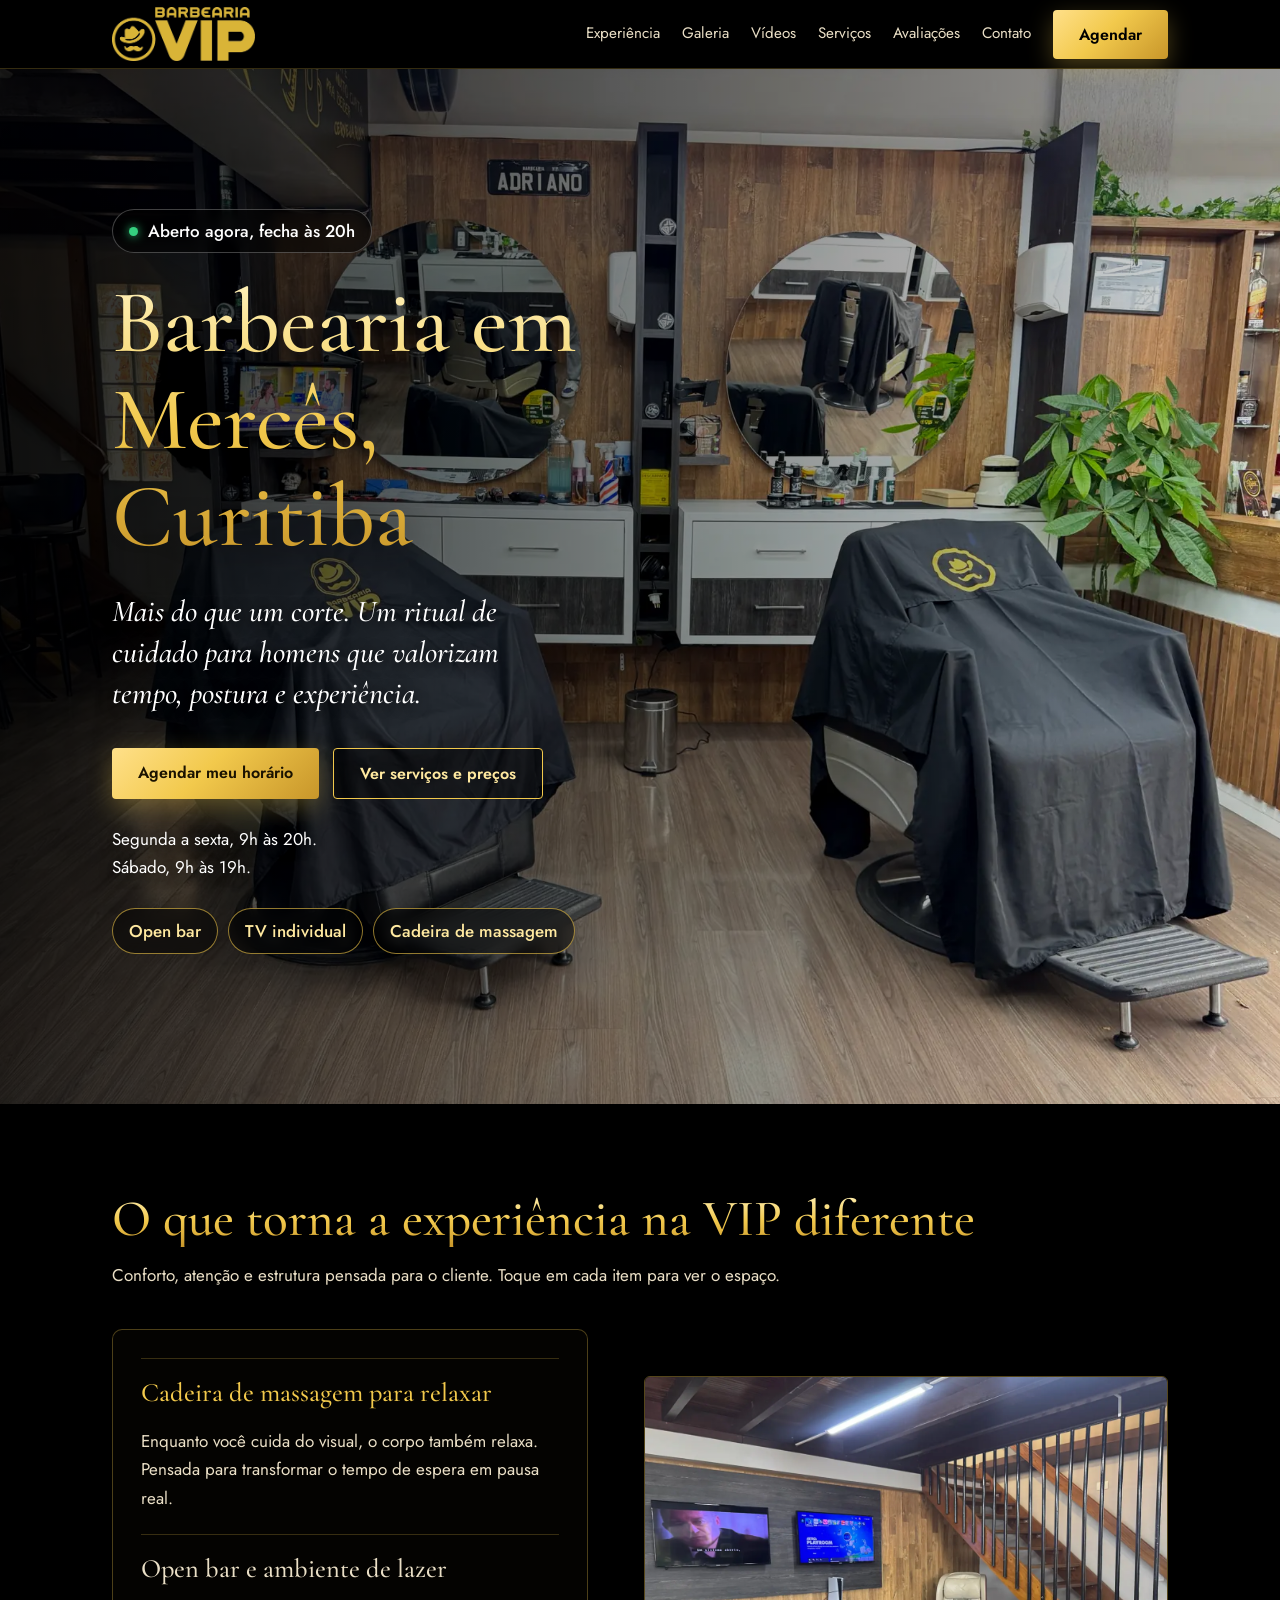
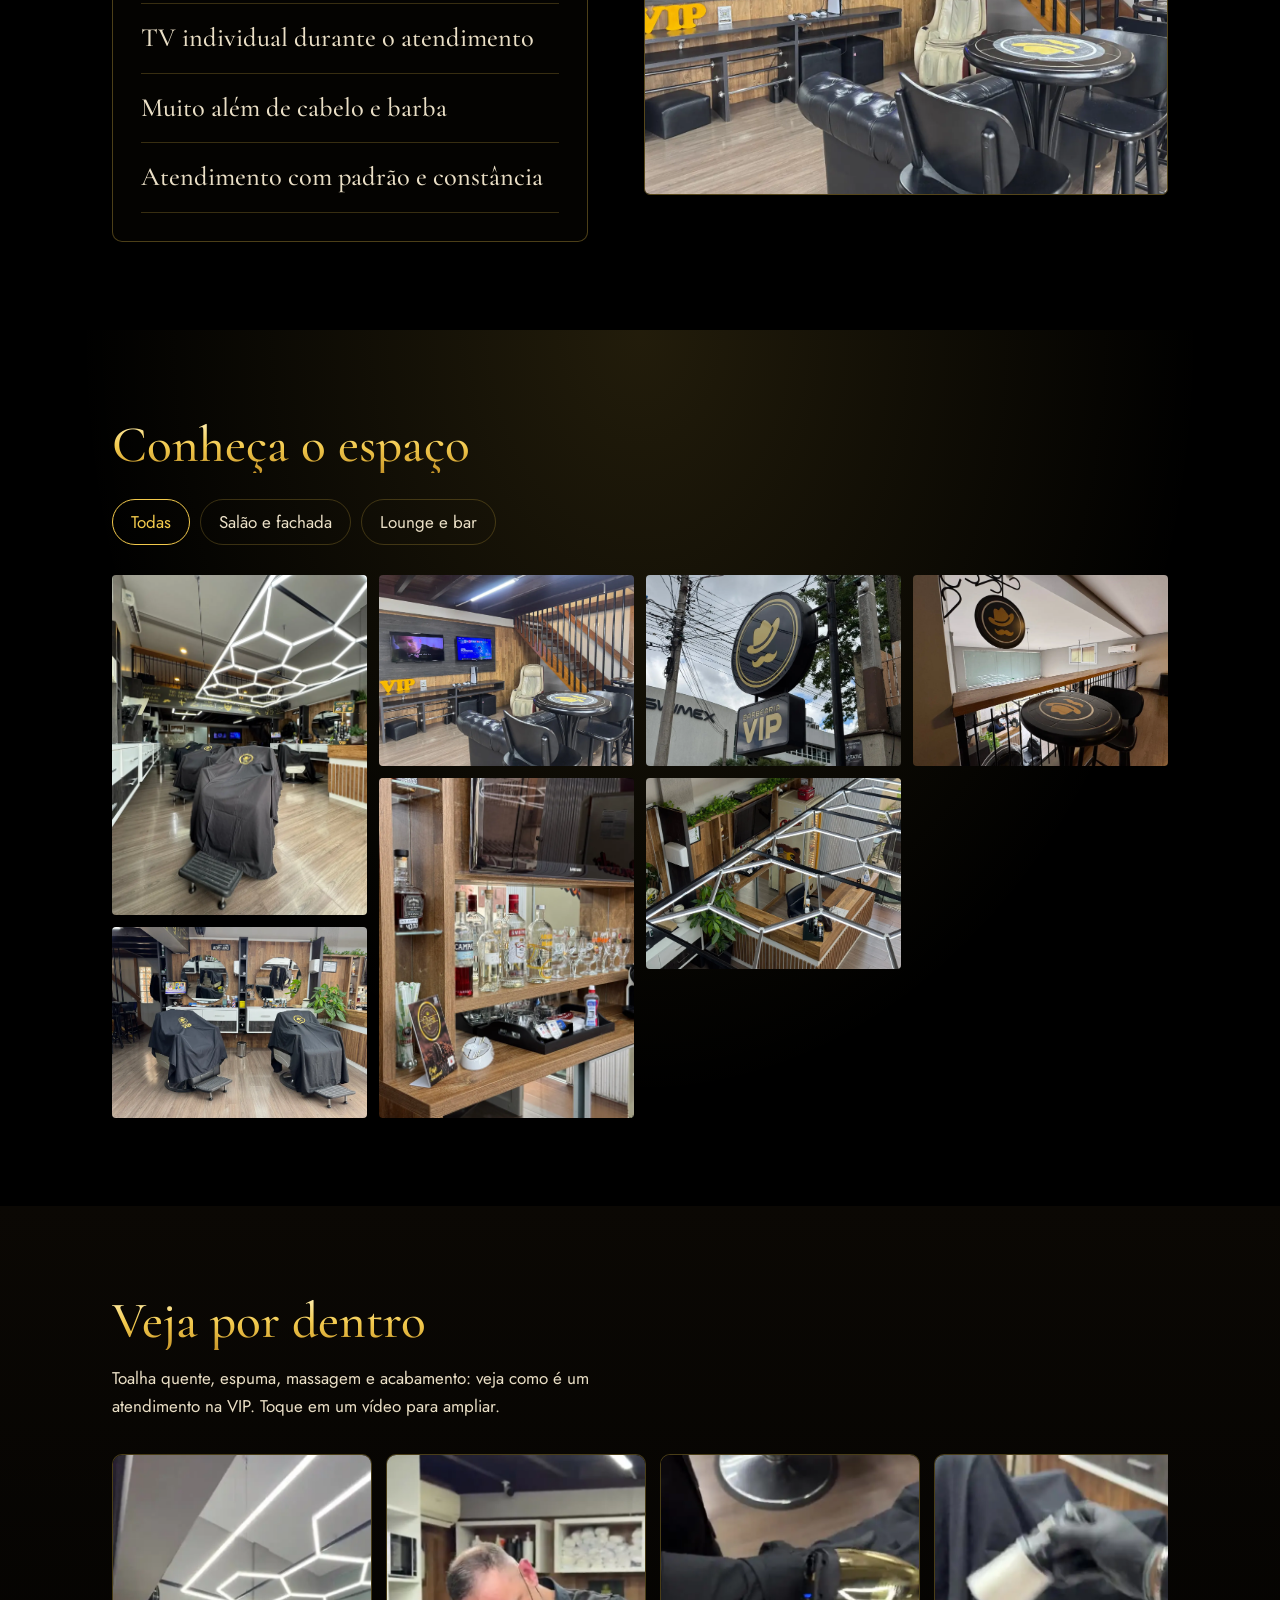
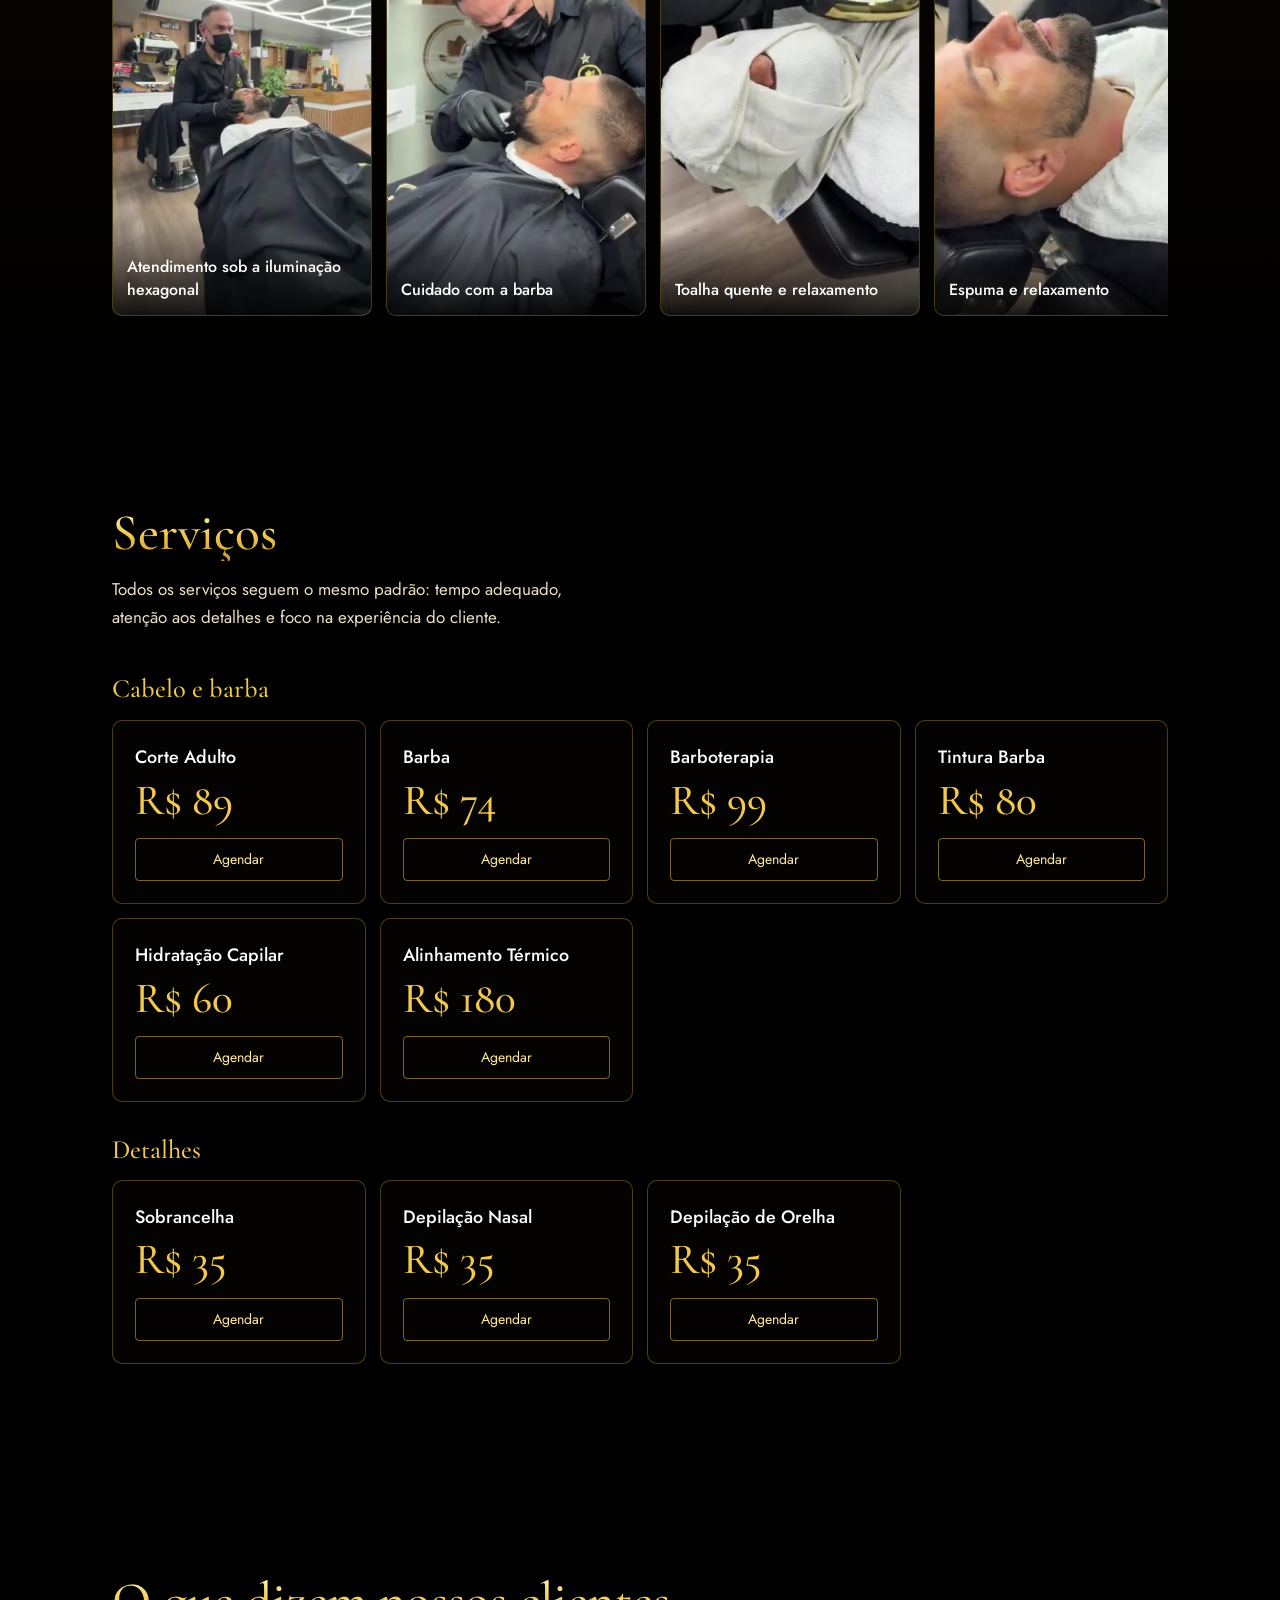
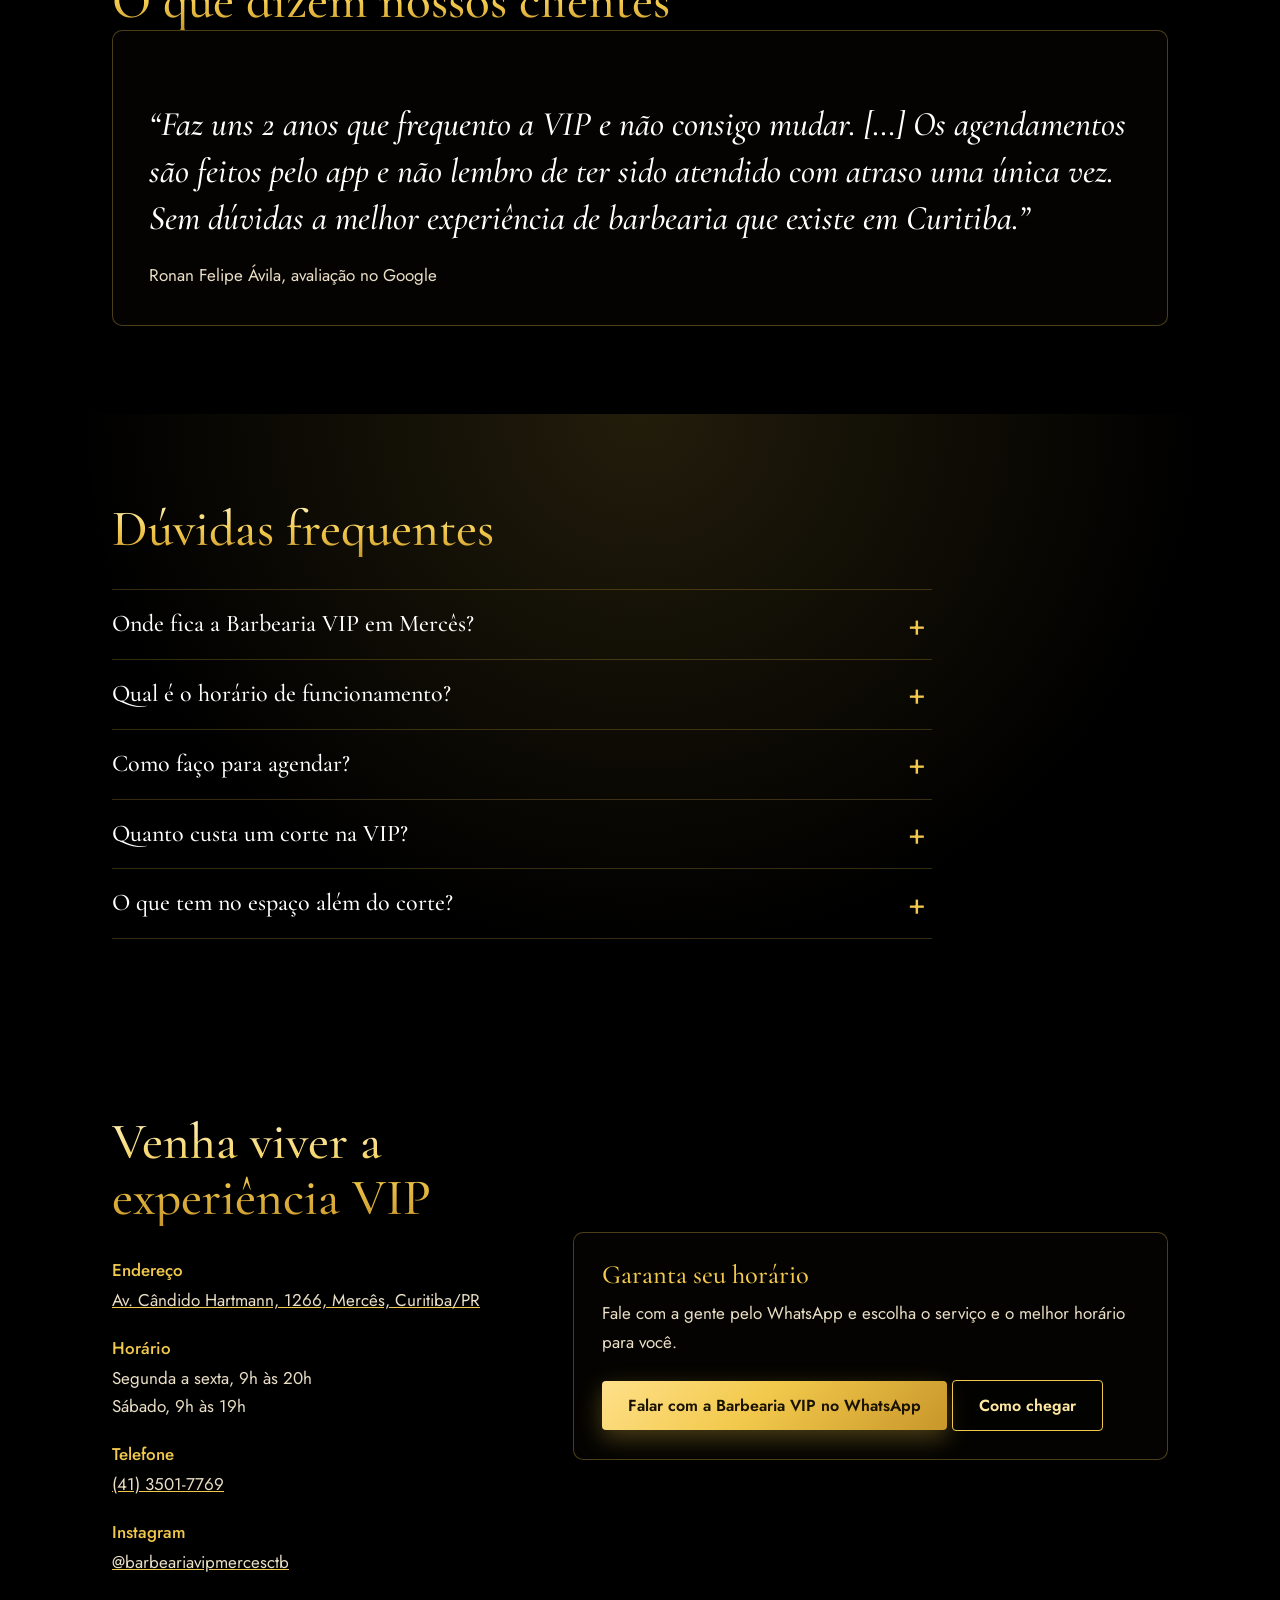
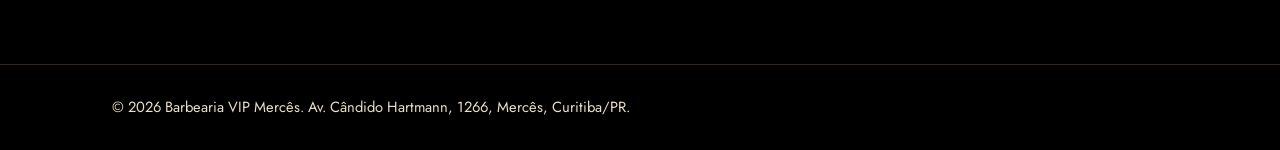
<file: barbearia-vip-merces/index.html>
<!DOCTYPE html>
<html lang="pt-BR">
<head>
<meta charset="utf-8">
<meta name="viewport" content="width=device-width, initial-scale=1, viewport-fit=cover">
<title>Barbearia em Mercês, Curitiba | Barbearia VIP – Corte, Barba e Barboterapia</title>
<meta name="description" content="Barbearia VIP em Mercês, Curitiba: corte, barba, barboterapia e cuidado masculino completo, com open bar, TV individual e cadeira de massagem. Agende pelo WhatsApp.">
<meta name="theme-color" content="#000000">
<link rel="canonical" href="https://www.barbeariavipmerces.com.br/">
<meta property="og:type" content="website"><meta property="og:locale" content="pt_BR"><meta property="og:site_name" content="Barbearia VIP Mercês">
<meta property="og:title" content="Barbearia em Mercês, Curitiba | Barbearia VIP"><meta property="og:description" content="Corte, barba e barboterapia com open bar, TV individual e poltrona de massagem. Agende pelo WhatsApp.">
<meta property="og:url" content="https://www.barbeariavipmerces.com.br/"><meta property="og:image" content="https://www.barbeariavipmerces.com.br/img/fundo-hero.webp"><meta name="twitter:card" content="summary_large_image">
<link rel="icon" type="image/png" href="img/favicon.png">
<link rel="apple-touch-icon" href="img/favicon.png">
<link rel="stylesheet" href="https://fonts.googleapis.com/css2?family=Cormorant+Garamond:ital,wght@0,500;1,500&family=Jost:wght@400;500;600&display=swap">
<script type="application/ld+json">{"@context":"https://schema.org","@type":"BarberShop","name":"Barbearia VIP Mercês","url":"https://www.barbeariavipmerces.com.br/","telephone":"+55-41-3501-7769","address":{"@type":"PostalAddress","streetAddress":"Av. Cândido Hartmann, 1266","addressLocality":"Curitiba","addressRegion":"PR","addressCountry":"BR"},"openingHoursSpecification":[{"@type":"OpeningHoursSpecification","dayOfWeek":["Monday","Tuesday","Wednesday","Thursday","Friday"],"opens":"09:00","closes":"20:00"},{"@type":"OpeningHoursSpecification","dayOfWeek":"Saturday","opens":"09:00","closes":"19:00"}],"sameAs":["https://www.instagram.com/barbeariavipmercesctb/"]}</script>
<link rel="stylesheet" href="css/style.css">
<script type="application/ld+json">{"@context": "https://schema.org", "@type": "FAQPage", "mainEntity": [{"@type": "Question", "name": "Onde fica a Barbearia VIP em Mercês?", "acceptedAnswer": {"@type": "Answer", "text": "Na Av. Cândido Hartmann, 1266, no bairro Mercês, em Curitiba/PR."}}, {"@type": "Question", "name": "Qual é o horário de funcionamento?", "acceptedAnswer": {"@type": "Answer", "text": "De segunda a sexta, das 9h às 20h, e aos sábados, das 9h às 19h."}}, {"@type": "Question", "name": "Como faço para agendar?", "acceptedAnswer": {"@type": "Answer", "text": "Pelo WhatsApp: toque em Agendar, escolha o serviço e a mensagem já sai pronta. Se preferir, ligue para (41) 3501-7769."}}, {"@type": "Question", "name": "Quanto custa um corte na VIP?", "acceptedAnswer": {"@type": "Answer", "text": "O Corte Adulto custa R$ 89, a Barba R$ 74 e a Barboterapia R$ 99. A lista completa está na seção Serviços."}}, {"@type": "Question", "name": "O que tem no espaço além do corte?", "acceptedAnswer": {"@type": "Answer", "text": "Open bar com bebidas selecionadas e café, TV individual em cada estação, poltrona de massagem e um lounge com videogame."}}]}</script>
</head>
<body>
<header>
<div class="wrap bar">
<a class="logo" href="#topo" aria-label="Barbearia VIP, início"><img src="img/logo.png" alt="Barbearia VIP" width="640" height="242"></a>
<button id="mb" aria-expanded="false" aria-controls="nav">Menu</button>
<nav id="nav" aria-label="Principal">
<a href="#experiencia">Experiência</a><a href="#galeria">Galeria</a><a href="#videos">Vídeos</a><a href="#servicos">Serviços</a><a href="#avaliacoes">Avaliações</a><a href="#contato">Contato</a>
<a class="btn" href="https://wa.me/5541987433333" data-wa="">Agendar</a>
</nav>
</div>
</header>

<main id="topo">
<div class="hero" id="hero">
<video class="hv" autoplay muted loop playsinline preload="metadata" poster="img/fundo-hero.webp" aria-hidden="true"><source src="video/hero-salao.mp4" type="video/mp4"></video>
<div class="wrap">
<div>
<p class="st" id="st" hidden></p>
<h1>Barbearia em Mercês, Curitiba</h1>
<p class="lead">Mais do que um corte. Um ritual de cuidado para homens que valorizam tempo, postura e experiência.</p>
<div class="cta">
<a class="btn" href="https://wa.me/5541987433333" data-wa="">Agendar meu horário</a>
<a class="btn o" href="#servicos">Ver serviços e preços</a>
</div>
<p class="mut">Segunda a sexta, 9h às 20h.<br>Sábado, 9h às 19h.</p>
<ul class="pills"><li>Open bar</li><li>TV individual</li><li>Cadeira de massagem</li></ul>
</div>
</div>
</div>

<section id="experiencia" class="bg bg-lounge">
<div class="wrap">
<h2>O que torna a experiência na VIP diferente</h2>
<p class="mut" style="margin:14px 0 40px">Conforto, atenção e estrutura pensada para o cliente. Toque em cada item para ver o espaço.</p>
<div class="exp">
<div>
<div class="it"><h3><button type="button" data-img="g5">Cadeira de massagem para relaxar</button></h3><p>Enquanto você cuida do visual, o corpo também relaxa. Pensada para transformar o tempo de espera em pausa real.</p></div>
<div class="it"><h3><button type="button" data-img="g9">Open bar e ambiente de lazer</button></h3><p>Bebidas selecionadas e um espaço pensado para você desacelerar. Aqui, o atendimento não é só funcional: é prazeroso.</p></div>
<div class="it"><h3><button type="button" data-img="g4">TV individual durante o atendimento</button></h3><p>Cada cliente tem seu próprio espaço. Você escolhe o que assistir enquanto cuidamos do seu visual, sem interrupções ou ruídos desnecessários.</p></div>
<div class="it"><h3><button type="button" data-img="g3">Muito além de cabelo e barba</button></h3><p>Tratamentos capilares, limpeza de pele, massagens e terapias pensadas para o cuidado masculino de forma completa, tudo no mesmo lugar.</p></div>
<div class="it"><h3><button type="button" data-img="g1">Atendimento com padrão e constância</button></h3><p>Não importa o dia nem o profissional: o nível de atendimento é o mesmo. Aqui, você sabe exatamente o que esperar, e isso faz diferença.</p></div>
</div>
<figure class="view"><img id="vw" alt=""></figure>
</div>
</div>
</section>

<section id="galeria">
<div class="wrap">
<h2>Conheça o espaço</h2>
<div class="chips" role="group" aria-label="Filtrar fotos"><button type="button" class="on" data-f="all">Todas</button><button type="button" data-f="e">Salão e fachada</button><button type="button" data-f="l">Lounge e bar</button></div>
<div class="gl">
<button type="button" class="ph" data-c="e"><img id="g3" src="img/salao.webp" alt="Salão da Barbearia VIP com iluminação hexagonal e cadeiras com a marca" width="1050" height="1400"></button>
<button type="button" class="ph" data-c="e"><img id="g4" src="img/estacoes.webp" alt="Estações de atendimento com espelhos redondos e TV individual" width="1400" height="1050"></button>
<button type="button" class="ph" data-c="l"><img id="g5" src="img/lounge.webp" alt="Lounge com TVs, videogame, poltrona de massagem e mesas altas" width="1400" height="1050"></button>
<button type="button" class="ph" data-c="l"><img id="g9" src="img/bar.webp" alt="Bar com bebidas selecionadas e café artesanal" width="1050" height="1400"></button>
<button type="button" class="ph" data-c="e"><img id="g1" src="img/fachada.webp" alt="Placa luminosa da Barbearia VIP na fachada, em Mercês" width="1400" height="1050"></button>
<button type="button" class="ph" data-c="e"><img id="g11" src="img/recepcao.webp" alt="Recepção da barbearia vista do mezanino" width="1400" height="1050"></button>
<button type="button" class="ph" data-c="l"><img id="g10" src="img/mezanino.webp" alt="Mezanino com mesa alta e vista para o salão" width="1400" height="1050"></button>
</div>
</div>
</section>

<section id="videos">
<div class="wrap">
<h2>Veja por dentro</h2>
<p class="mut" style="margin-top:14px;max-width:52ch">Toalha quente, espuma, massagem e acabamento: veja como é um atendimento na VIP. Toque em um vídeo para ampliar.</p>
<div class="vs">
<button type="button" class="vc"><video muted loop playsinline preload="none" poster="img/poster-ritual-hexagonal.webp"><source src="video/ritual-hexagonal.mp4" type="video/mp4"></video><span>Atendimento sob a iluminação hexagonal</span></button>
<button type="button" class="vc"><video muted loop playsinline preload="none" poster="img/poster-ritual-barba.webp"><source src="video/ritual-barba.mp4" type="video/mp4"></video><span>Cuidado com a barba</span></button>
<button type="button" class="vc"><video muted loop playsinline preload="none" poster="img/poster-ritual-toalha.webp"><source src="video/ritual-toalha.mp4" type="video/mp4"></video><span>Toalha quente e relaxamento</span></button>
<button type="button" class="vc"><video muted loop playsinline preload="none" poster="img/poster-ritual-espuma.webp"><source src="video/ritual-espuma.mp4" type="video/mp4"></video><span>Espuma e relaxamento</span></button>
<button type="button" class="vc"><video muted loop playsinline preload="none" poster="img/poster-ritual-pincel.webp"><source src="video/ritual-pincel.mp4" type="video/mp4"></video><span>Pincel e acabamento</span></button>
<button type="button" class="vc"><video muted loop playsinline preload="none" poster="img/poster-ritual-resultado.webp"><source src="video/ritual-resultado.mp4" type="video/mp4"></video><span>Corte finalizado</span></button>
</div>
</div>
</section>

<section id="servicos" class="bg bg-salao">
<div class="wrap">
<h2>Serviços</h2>
<p class="mut" style="margin-top:14px;max-width:46ch">Todos os serviços seguem o mesmo padrão: tempo adequado, atenção aos detalhes e foco na experiência do cliente.</p>
<div class="svc">
<div>
<h3>Cabelo e barba</h3>
<ul>
<li class="row"><span>Corte Adulto</span><b>R$ 89</b><a class="s" href="#contato" data-wa="Corte Adulto">Agendar</a></li>
<li class="row"><span>Barba</span><b>R$ 74</b><a class="s" href="#contato" data-wa="Barba">Agendar</a></li>
<li class="row"><span>Barboterapia</span><b>R$ 99</b><a class="s" href="#contato" data-wa="Barboterapia">Agendar</a></li>
<li class="row"><span>Tintura Barba</span><b>R$ 80</b><a class="s" href="#contato" data-wa="Tintura Barba">Agendar</a></li>
<li class="row"><span>Hidratação Capilar</span><b>R$ 60</b><a class="s" href="#contato" data-wa="Hidratação Capilar">Agendar</a></li>
<li class="row"><span>Alinhamento Térmico</span><b>R$ 180</b><a class="s" href="#contato" data-wa="Alinhamento Térmico">Agendar</a></li>
</ul>
</div>
<div>
<h3>Detalhes</h3>
<ul>
<li class="row"><span>Sobrancelha</span><b>R$ 35</b><a class="s" href="#contato" data-wa="Sobrancelha">Agendar</a></li>
<li class="row"><span>Depilação Nasal</span><b>R$ 35</b><a class="s" href="#contato" data-wa="Depilação Nasal">Agendar</a></li>
<li class="row"><span>Depilação de Orelha</span><b>R$ 35</b><a class="s" href="#contato" data-wa="Depilação de Orelha">Agendar</a></li>
</ul>
</div>
</div>
</div>
</section>

<section id="avaliacoes" class="bg bg-mezanino">
<div class="wrap">
<h2>O que dizem nossos clientes</h2>
<!-- Adicione mais depoimentos reais do Google copiando o bloco <figure> abaixo -->
<figure class="glass" style="margin:0">
<blockquote class="q" style="quotes:none">“Faz uns 2 anos que frequento a VIP e não consigo mudar. […] Os agendamentos são feitos pelo app e não lembro de ter sido atendido com atraso uma única vez. Sem dúvidas a melhor experiência de barbearia que existe em Curitiba.”</blockquote>
<figcaption class="mut">Ronan Felipe Ávila, avaliação no Google</figcaption>
</figure>
</div>
</section>

<section id="duvidas">
<div class="wrap">
<h2>Dúvidas frequentes</h2>
<div style="margin-top:32px">
<details><summary>Onde fica a Barbearia VIP em Mercês?</summary><p>Na Av. Cândido Hartmann, 1266, no bairro Mercês, em Curitiba/PR.</p></details>
<details><summary>Qual é o horário de funcionamento?</summary><p>De segunda a sexta, das 9h às 20h, e aos sábados, das 9h às 19h.</p></details>
<details><summary>Como faço para agendar?</summary><p>Pelo WhatsApp: toque em Agendar, escolha o serviço e a mensagem já sai pronta. Se preferir, ligue para (41) 3501-7769.</p></details>
<details><summary>Quanto custa um corte na VIP?</summary><p>O Corte Adulto custa R$ 89, a Barba R$ 74 e a Barboterapia R$ 99. A lista completa está na seção Serviços.</p></details>
<details><summary>O que tem no espaço além do corte?</summary><p>Open bar com bebidas selecionadas e café, TV individual em cada estação, poltrona de massagem e um lounge com videogame.</p></details>
</div>
</div>
</section>

<section id="contato" class="bg bg-fachada">
<div class="wrap two">
<div>
<h2>Venha viver a experiência VIP</h2>
<dl>
<dt>Endereço</dt><dd><a href="https://maps.app.goo.gl/WpvU6r6Q1BHQDR5CA" target="_blank" rel="noopener">Av. Cândido Hartmann, 1266, Mercês, Curitiba/PR</a></dd>
<dt>Horário</dt><dd>Segunda a sexta, 9h às 20h<br>Sábado, 9h às 19h</dd>
<dt>Telefone</dt><dd><a href="tel:+554135017769">(41) 3501-7769</a></dd>
<dt>Instagram</dt><dd><a href="https://www.instagram.com/barbeariavipmercesctb/" target="_blank" rel="noopener">@barbeariavipmercesctb</a></dd>
</dl>
</div>
<div class="box">
<h3>Garanta seu horário</h3>
<p>Fale com a gente pelo WhatsApp e escolha o serviço e o melhor horário para você.</p>
<a class="btn" href="https://wa.me/5541987433333" data-wa="">Falar com a Barbearia VIP no WhatsApp</a> <a class="btn o" href="https://maps.app.goo.gl/WpvU6r6Q1BHQDR5CA" target="_blank" rel="noopener">Como chegar</a>
</div>
</div>
</section>
</main>

<footer><div class="wrap">© <span id="y">2026</span> Barbearia VIP Mercês. Av. Cândido Hartmann, 1266, Mercês, Curitiba/PR.</div></footer>
<dialog id="vd" aria-label="Vídeo"><div class="lh"><button type="button" class="btn o x">Fechar</button></div><video controls playsinline loop></video></dialog>
<dialog id="lb" aria-label="Galeria de fotos"><div class="lh"><button type="button" class="btn o x">Fechar</button></div><img alt=""><p class="cap"></p><div class="nv"><button type="button" class="btn o pv">Anterior</button><button type="button" class="btn o nx">Próxima</button></div></dialog>
<div class="mbar"><a class="btn" href="https://wa.me/5541987433333" data-wa="">Agendar</a><a class="btn o" href="https://maps.app.goo.gl/WpvU6r6Q1BHQDR5CA" target="_blank" rel="noopener">Como chegar</a></div>

<script src="js/script.js"></script>
</body>
</html>
</file>
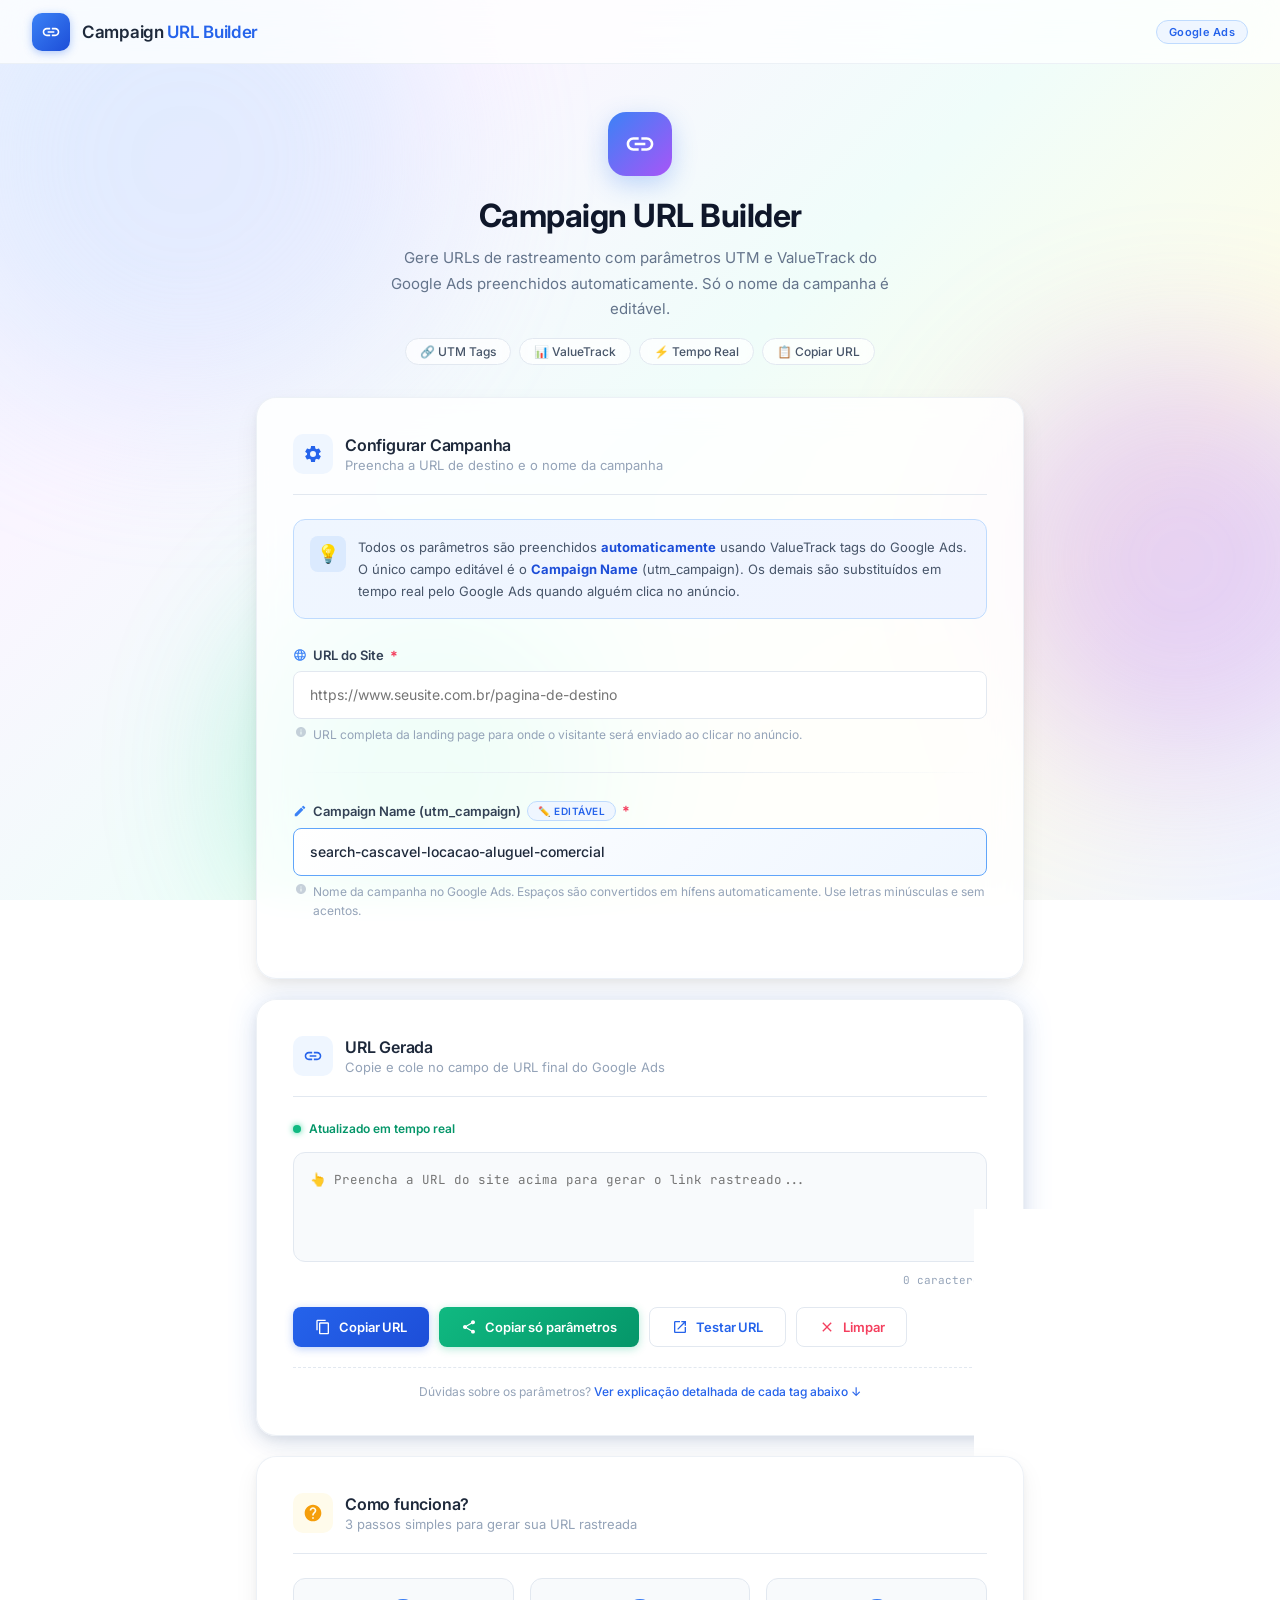
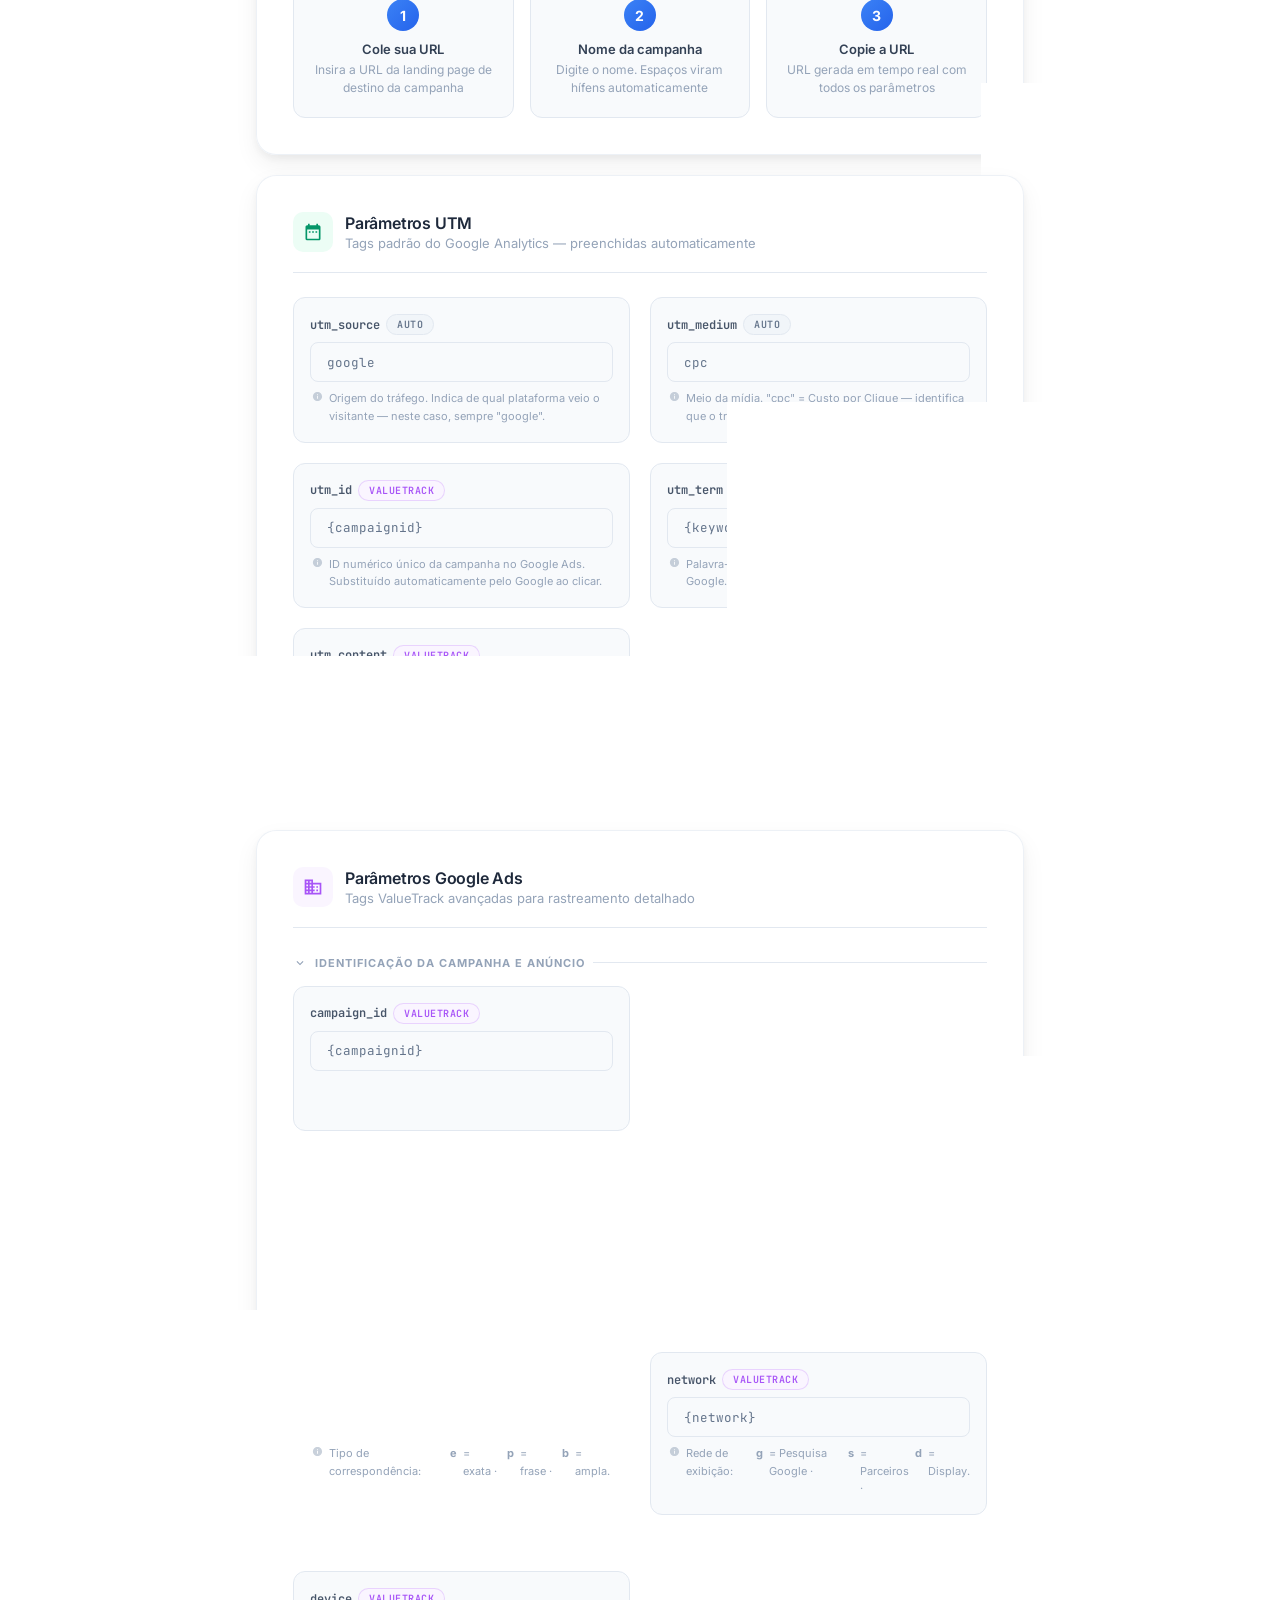
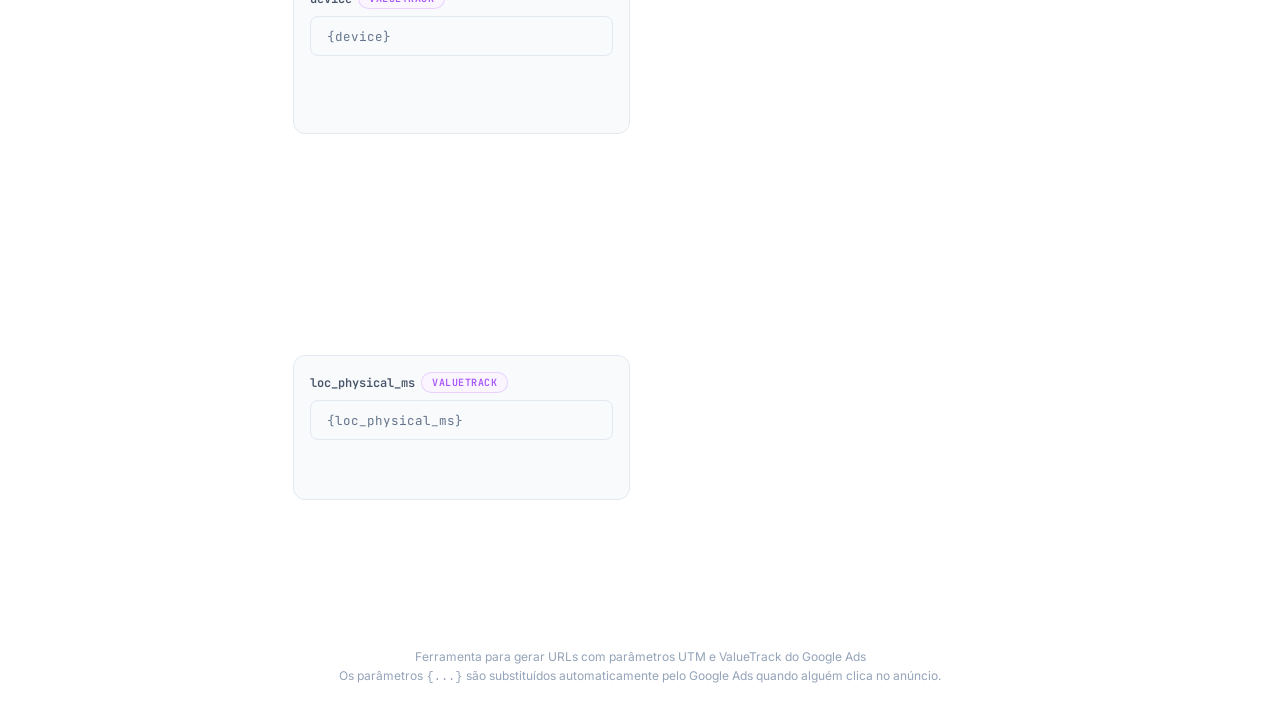
<file: builder/index.html>
<!DOCTYPE html>
<html lang="pt-BR">
<head>
  <meta charset="UTF-8" />
  <meta name="viewport" content="width=device-width, initial-scale=1.0" />
  <title>Campaign URL Builder — Google Ads</title>
  <link rel="preconnect" href="https://fonts.googleapis.com" />
  <link rel="preconnect" href="https://fonts.gstatic.com" crossorigin />
  <link href="https://fonts.googleapis.com/css2?family=Inter:wght@300;400;500;600;700&family=JetBrains+Mono:wght@400;500&display=swap" rel="stylesheet" />
  <link rel="stylesheet" href="css/styles.css" />
</head>
<body>

<!-- Animated background blobs -->
<div class="bg-decoration">
  <div class="bg-blob"></div>
  <div class="bg-blob"></div>
  <div class="bg-blob"></div>
</div>

<!-- ═══ HEADER ═══ -->
<header>
  <a href="#" class="logo">
    <div class="logo-icon">
      <svg viewBox="0 0 24 24"><path d="M3.9 12c0-1.71 1.39-3.1 3.1-3.1h4V7H7c-2.76 0-5 2.24-5 5s2.24 5 5 5h4v-1.9H7c-1.71 0-3.1-1.39-3.1-3.1zM8 13h8v-2H8v2zm9-6h-4v1.9h4c1.71 0 3.1 1.39 3.1 3.1s-1.39 3.1-3.1 3.1h-4V17h4c2.76 0 5-2.24 5-5s-2.24-5-5-5z"/></svg>
    </div>
    <span class="logo-text">Campaign <span>URL Builder</span></span>
  </a>
  <span class="header-badge">Google Ads</span>
</header>

<!-- ═══ HERO ═══ -->
<section class="hero">
  <div class="hero-icon">
    <svg viewBox="0 0 24 24"><path d="M17 7h-4v1.9h4c1.71 0 3.1 1.39 3.1 3.1s-1.39 3.1-3.1 3.1h-4V17h4c2.76 0 5-2.24 5-5s-2.24-5-5-5zM8 13h8v-2H8v2zM7 7C4.24 7 2 9.24 2 12s2.24 5 5 5h4v-1.9H7c-1.71 0-3.1-1.39-3.1-3.1S5.29 8.9 7 8.9h4V7H7z"/></svg>
  </div>
  <h1>Campaign URL Builder</h1>
  <p>
    Gere URLs de rastreamento com parâmetros UTM e ValueTrack do Google Ads preenchidos automaticamente. Só o nome da campanha é editável.
  </p>
  <div class="hero-chips">
    <span class="hero-chip">🔗 UTM Tags</span>
    <span class="hero-chip">📊 ValueTrack</span>
    <span class="hero-chip">⚡ Tempo Real</span>
    <span class="hero-chip">📋 Copiar URL</span>
  </div>
</section>

<main>

  <!-- ═══ FORM CARD ═══ -->
  <div class="card">
    <div class="card-header">
      <div class="card-header-icon blue">
        <svg viewBox="0 0 24 24"><path d="M19.14 12.94c.04-.3.06-.61.06-.94 0-.32-.02-.64-.07-.94l2.03-1.58a.49.49 0 00.12-.61l-1.92-3.32a.49.49 0 00-.59-.22l-2.39.96c-.5-.38-1.03-.7-1.62-.94l-.36-2.54a.484.484 0 00-.48-.41h-3.84c-.24 0-.43.17-.47.41l-.36 2.54c-.59.24-1.13.57-1.62.94l-2.39-.96c-.22-.08-.47 0-.59.22L2.74 8.87c-.12.21-.08.47.12.61l2.03 1.58c-.05.3-.07.62-.07.94s.02.64.07.94l-2.03 1.58a.49.49 0 00-.12.61l1.92 3.32c.12.22.37.29.59.22l2.39-.96c.5.38 1.03.7 1.62.94l.36 2.54c.05.24.24.41.48.41h3.84c.24 0 .44-.17.47-.41l.36-2.54c.59-.24 1.13-.56 1.62-.94l2.39.96c.22.08.47 0 .59-.22l1.92-3.32c.12-.22.07-.47-.12-.61l-2.01-1.58zM12 15.6A3.6 3.6 0 1115.6 12 3.6 3.6 0 0112 15.6z"/></svg>
      </div>
      <div class="card-header-text">
        <h2>Configurar Campanha</h2>
        <p>Preencha a URL de destino e o nome da campanha</p>
      </div>
    </div>

    <div class="info-box">
      <div class="info-box-icon">💡</div>
      <div class="info-box-content">
        Todos os parâmetros são preenchidos <strong>automaticamente</strong> usando ValueTrack tags do Google Ads. 
        O único campo editável é o <strong>Campaign Name</strong> (utm_campaign). Os demais são substituídos em tempo real pelo Google Ads quando alguém clica no anúncio.
      </div>
    </div>

    <!-- Website URL -->
    <div class="field">
      <label>
        <svg width="14" height="14" viewBox="0 0 24 24" fill="var(--blue-500)"><path d="M11.99 2C6.47 2 2 6.48 2 12s4.47 10 9.99 10C17.52 22 22 17.52 22 12S17.52 2 11.99 2zm6.93 6h-2.95a15.65 15.65 0 00-1.38-3.56A8.03 8.03 0 0118.92 8zM12 4.04c.83 1.2 1.48 2.53 1.91 3.96h-3.82c.43-1.43 1.08-2.76 1.91-3.96zM4.26 14C4.1 13.36 4 12.69 4 12s.1-1.36.26-2h3.38c-.08.66-.14 1.32-.14 2s.06 1.34.14 2H4.26zm.82 2h2.95c.32 1.25.78 2.45 1.38 3.56A7.987 7.987 0 015.08 16zm2.95-8H5.08a7.987 7.987 0 014.33-3.56A15.65 15.65 0 008.03 8zM12 19.96c-.83-1.2-1.48-2.53-1.91-3.96h3.82c-.43 1.43-1.08 2.76-1.91 3.96zM14.34 14H9.66c-.09-.66-.16-1.32-.16-2s.07-1.35.16-2h4.68c.09.65.16 1.32.16 2s-.07 1.34-.16 2zm.25 5.56c.6-1.11 1.06-2.31 1.38-3.56h2.95a8.03 8.03 0 01-4.33 3.56zM16.36 14c.08-.66.14-1.32.14-2s-.06-1.34-.14-2h3.38c.16.64.26 1.31.26 2s-.1 1.36-.26 2h-3.38z"/></svg>
        URL do Site <span class="required">*</span>
      </label>
      <input
        type="url"
        id="websiteUrl"
        placeholder="https://www.seusite.com.br/pagina-de-destino"
        value=""
        oninput="buildUrl()"
      />
      <p class="field-hint">
        <svg class="hint-icon" width="12" height="12" viewBox="0 0 24 24" fill="var(--slate-400)"><path d="M12 2C6.48 2 2 6.48 2 12s4.48 10 10 10 10-4.48 10-10S17.52 2 12 2zm1 15h-2v-6h2v6zm0-8h-2V7h2v2z"/></svg>
        URL completa da landing page para onde o visitante será enviado ao clicar no anúncio.
      </p>
    </div>

    <div class="divider"></div>

    <!-- Campaign Name -->
    <div class="field">
      <label>
        <svg width="14" height="14" viewBox="0 0 24 24" fill="var(--blue-500)"><path d="M3 17.25V21h3.75L17.81 9.94l-3.75-3.75L3 17.25zM20.71 7.04a1.003 1.003 0 000-1.42l-2.34-2.34a1.003 1.003 0 00-1.42 0l-1.83 1.83 3.75 3.75 1.84-1.82z"/></svg>
        Campaign Name (utm_campaign)
        <span class="badge badge-editable">✏️ Editável</span>
        <span class="required">*</span>
      </label>
      <input
        type="text"
        id="campaignName"
        class="editable"
        placeholder="ex: search cascavel locacao aluguel comercial"
        value="search-cascavel-locacao-aluguel-comercial"
        oninput="handleCampaignInput(this)"
      />
      <p class="field-hint">
        <svg class="hint-icon" width="12" height="12" viewBox="0 0 24 24" fill="var(--slate-400)"><path d="M12 2C6.48 2 2 6.48 2 12s4.48 10 10 10 10-4.48 10-10S17.52 2 12 2zm1 15h-2v-6h2v6zm0-8h-2V7h2v2z"/></svg>
        Nome da campanha no Google Ads. Espaços são convertidos em hífens automaticamente. Use letras minúsculas e sem acentos.
      </p>
    </div>
  </div>

  <!-- ═══ URL OUTPUT CARD ═══ -->
  <div class="output-card" id="outputCard">
    <div class="card-header">
      <div class="card-header-icon blue">
        <svg viewBox="0 0 24 24"><path d="M3.9 12c0-1.71 1.39-3.1 3.1-3.1h4V7H7c-2.76 0-5 2.24-5 5s2.24 5 5 5h4v-1.9H7c-1.71 0-3.1-1.39-3.1-3.1zM8 13h8v-2H8v2zm9-6h-4v1.9h4c1.71 0 3.1 1.39 3.1 3.1s-1.39 3.1-3.1 3.1h-4V17h4c2.76 0 5-2.24 5-5s-2.24-5-5-5z"/></svg>
      </div>
      <div class="card-header-text">
        <h2>URL Gerada</h2>
        <p>Copie e cole no campo de URL final do Google Ads</p>
      </div>
    </div>

    <div class="status-row">
      <div class="status-dot"></div>
      <span class="status-text">Atualizado em tempo real</span>
    </div>

    <div class="url-box">
      <textarea id="generatedUrl" readonly placeholder="👆 Preencha a URL do site acima para gerar o link rastreado..."></textarea>
    </div>

    <div class="char-count">
      <span id="urlLength">0</span> caracteres
    </div>

    <div class="btn-row">
      <button class="btn btn-primary" onclick="copyUrl()">
        <svg viewBox="0 0 24 24"><path d="M16 1H4c-1.1 0-2 .9-2 2v14h2V3h12V1zm3 4H8c-1.1 0-2 .9-2 2v14c0 1.1.9 2 2 2h11c1.1 0 2-.9 2-2V7c0-1.1-.9-2-2-2zm0 16H8V7h11v14z"/></svg>
        Copiar URL
      </button>
      <button class="btn btn-success" onclick="copyShort()">
        <svg viewBox="0 0 24 24"><path d="M18 16.08c-.76 0-1.44.3-1.96.77L8.91 12.7c.05-.23.09-.46.09-.7s-.04-.47-.09-.7l7.05-4.11c.54.5 1.25.81 2.04.81 1.66 0 3-1.34 3-3s-1.34-3-3-3-3 1.34-3 3c0 .24.04.47.09.7L8.04 9.81C7.5 9.31 6.79 9 6 9c-1.66 0-3 1.34-3 3s1.34 3 3 3c.79 0 1.5-.31 2.04-.81l7.12 4.16c-.05.21-.08.43-.08.65 0 1.61 1.31 2.92 2.92 2.92s2.92-1.31 2.92-2.92-1.31-2.92-2.92-2.92z"/></svg>
        Copiar só parâmetros
      </button>
      <button class="btn btn-secondary" onclick="openUrl()">
        <svg viewBox="0 0 24 24"><path d="M19 19H5V5h7V3H5c-1.11 0-2 .9-2 2v14c0 1.1.89 2 2 2h14c1.1 0 2-.9 2-2v-7h-2v7zM14 3v2h3.59l-9.83 9.83 1.41 1.41L19 6.41V10h2V3h-7z"/></svg>
        Testar URL
      </button>
      <button class="btn btn-danger" onclick="resetForm()">
        <svg viewBox="0 0 24 24"><path d="M19 6.41L17.59 5 12 10.59 6.41 5 5 6.41 10.59 12 5 17.59 6.41 19 12 13.41 17.59 19 19 17.59 13.41 12z"/></svg>
        Limpar
      </button>
    </div>

    <div style="margin-top: 20px; padding-top: 16px; border-top: 1px dashed var(--slate-200); text-align: center; font-size: 12px; color: var(--slate-400);">
      Dúvidas sobre os parâmetros? <a href="#utmParamsCard" style="color: var(--blue-600); font-weight: 500; text-decoration: none;">Ver explicação detalhada de cada tag abaixo ↓</a>
    </div>
  </div>

  <!-- ═══ HOW IT WORKS ═══ -->
  <div class="card">
    <div class="card-header">
      <div class="card-header-icon amber">
        <svg viewBox="0 0 24 24"><path d="M12 2C6.48 2 2 6.48 2 12s4.48 10 10 10 10-4.48 10-10S17.52 2 12 2zm1 17h-2v-2h2v2zm2.07-7.75l-.9.92C13.45 12.9 13 13.5 13 15h-2v-.5c0-1.1.45-2.1 1.17-2.83l1.24-1.26c.37-.36.59-.86.59-1.41 0-1.1-.9-2-2-2s-2 .9-2 2H8c0-2.21 1.79-4 4-4s4 1.79 4 4c0 .88-.36 1.68-.93 2.25z"/></svg>
      </div>
      <div class="card-header-text">
        <h2>Como funciona?</h2>
        <p>3 passos simples para gerar sua URL rastreada</p>
      </div>
    </div>
    <div class="steps">
      <div class="step">
        <div class="step-number">1</div>
        <h4>Cole sua URL</h4>
        <p>Insira a URL da landing page de destino da campanha</p>
      </div>
      <div class="step">
        <div class="step-number">2</div>
        <h4>Nome da campanha</h4>
        <p>Digite o nome. Espaços viram hífens automaticamente</p>
      </div>
      <div class="step">
        <div class="step-number">3</div>
        <h4>Copie a URL</h4>
        <p>URL gerada em tempo real com todos os parâmetros</p>
      </div>
    </div>
  </div>

  <!-- ═══ UTM PARAMS CARD ═══ -->
  <div class="card" id="utmParamsCard">
    <div class="card-header">
      <div class="card-header-icon emerald">
        <svg viewBox="0 0 24 24"><path d="M9 11H7v2h2v-2zm4 0h-2v2h2v-2zm4 0h-2v2h2v-2zm2-7h-1V2h-2v2H8V2H6v2H5c-1.11 0-1.99.9-1.99 2L3 20a2 2 0 002 2h14c1.1 0 2-.9 2-2V6c0-1.1-.9-2-2-2zm0 16H5V9h14v11z"/></svg>
      </div>
      <div class="card-header-text">
        <h2>Parâmetros UTM</h2>
        <p>Tags padrão do Google Analytics — preenchidas automaticamente</p>
      </div>
    </div>

    <div class="params-grid">
      <div class="param-field">
        <label>utm_source <span class="badge badge-auto">auto</span></label>
        <input type="text" class="readonly" value="google" readonly />
        <p class="field-hint">
          <svg class="hint-icon" width="11" height="11" viewBox="0 0 24 24" fill="var(--slate-400)"><path d="M12 2C6.48 2 2 6.48 2 12s4.48 10 10 10 10-4.48 10-10S17.52 2 12 2zm1 15h-2v-6h2v6zm0-8h-2V7h2v2z"/></svg>
          Origem do tráfego. Indica de qual plataforma veio o visitante — neste caso, sempre "google".
        </p>
      </div>

      <div class="param-field">
        <label>utm_medium <span class="badge badge-auto">auto</span></label>
        <input type="text" class="readonly" value="cpc" readonly />
        <p class="field-hint">
          <svg class="hint-icon" width="11" height="11" viewBox="0 0 24 24" fill="var(--slate-400)"><path d="M12 2C6.48 2 2 6.48 2 12s4.48 10 10 10 10-4.48 10-10S17.52 2 12 2zm1 15h-2v-6h2v6zm0-8h-2V7h2v2z"/></svg>
          Meio da mídia. "cpc" = Custo por Clique — identifica que o tráfego veio de anúncio pago.
        </p>
      </div>

      <div class="param-field">
        <label>utm_id <span class="badge badge-valuetrack">ValueTrack</span></label>
        <input type="text" class="readonly" value="{campaignid}" readonly />
        <p class="field-hint">
          <svg class="hint-icon" width="11" height="11" viewBox="0 0 24 24" fill="var(--slate-400)"><path d="M12 2C6.48 2 2 6.48 2 12s4.48 10 10 10 10-4.48 10-10S17.52 2 12 2zm1 15h-2v-6h2v6zm0-8h-2V7h2v2z"/></svg>
          ID numérico único da campanha no Google Ads. Substituído automaticamente pelo Google ao clicar.
        </p>
      </div>

      <div class="param-field">
        <label>utm_term <span class="badge badge-valuetrack">ValueTrack</span></label>
        <input type="text" class="readonly" value="{keyword}" readonly />
        <p class="field-hint">
          <svg class="hint-icon" width="11" height="11" viewBox="0 0 24 24" fill="var(--slate-400)"><path d="M12 2C6.48 2 2 6.48 2 12s4.48 10 10 10 10-4.48 10-10S17.52 2 12 2zm1 15h-2v-6h2v6zm0-8h-2V7h2v2z"/></svg>
          Palavra-chave que acionou o anúncio na busca do Google.
        </p>
      </div>

      <div class="param-field">
        <label>utm_content <span class="badge badge-valuetrack">ValueTrack</span></label>
        <input type="text" class="readonly" value="{creative}" readonly />
        <p class="field-hint">
          <svg class="hint-icon" width="11" height="11" viewBox="0 0 24 24" fill="var(--slate-400)"><path d="M12 2C6.48 2 2 6.48 2 12s4.48 10 10 10 10-4.48 10-10S17.52 2 12 2zm1 15h-2v-6h2v6zm0-8h-2V7h2v2z"/></svg>
          ID do criativo (anúncio) clicado. Útil para diferenciar variações de anúncios em testes A/B.
        </p>
      </div>
    </div>
  </div>

  <!-- ═══ GOOGLE ADS PARAMS CARD ═══ -->
  <div class="card">
    <div class="card-header">
      <div class="card-header-icon purple">
        <svg viewBox="0 0 24 24"><path d="M12 7V3H2v18h20V7H12zM6 19H4v-2h2v2zm0-4H4v-2h2v2zm0-4H4V9h2v2zm0-4H4V5h2v2zm4 12H8v-2h2v2zm0-4H8v-2h2v2zm0-4H8V9h2v2zm0-4H8V5h2v2zm10 12h-8v-2h2v-2h-2v-2h2v-2h-2V9h8v10zm-2-8h-2v2h2v-2zm0 4h-2v2h2v-2z"/></svg>
      </div>
      <div class="card-header-text">
        <h2>Parâmetros Google Ads</h2>
        <p>Tags ValueTrack avançadas para rastreamento detalhado</p>
      </div>
    </div>

    <button class="collapse-toggle section-label" onclick="toggleSection(this)" aria-expanded="true">
      <svg class="chevron" width="14" height="14" viewBox="0 0 24 24" fill="var(--slate-400)"><path d="M7.41 8.59L12 13.17l4.59-4.58L18 10l-6 6-6-6z"/></svg>
      Identificação da campanha e anúncio
    </button>
    <div class="collapse-content">
      <div class="params-grid" style="margin-bottom:6px;">
        <div class="param-field">
          <label>campaign_id <span class="badge badge-valuetrack">ValueTrack</span></label>
          <input type="text" class="readonly" value="{campaignid}" readonly />
          <p class="field-hint">
            <svg class="hint-icon" width="11" height="11" viewBox="0 0 24 24" fill="var(--slate-400)"><path d="M12 2C6.48 2 2 6.48 2 12s4.48 10 10 10 10-4.48 10-10S17.52 2 12 2zm1 15h-2v-6h2v6zm0-8h-2V7h2v2z"/></svg>
            ID numérico da campanha. Identifica qual campanha gerou cada clique nos relatórios.
          </p>
        </div>
        <div class="param-field">
          <label>adgroup_id <span class="badge badge-valuetrack">ValueTrack</span></label>
          <input type="text" class="readonly" value="{adgroupid}" readonly />
          <p class="field-hint">
            <svg class="hint-icon" width="11" height="11" viewBox="0 0 24 24" fill="var(--slate-400)"><path d="M12 2C6.48 2 2 6.48 2 12s4.48 10 10 10 10-4.48 10-10S17.52 2 12 2zm1 15h-2v-6h2v6zm0-8h-2V7h2v2z"/></svg>
            ID do grupo de anúncios. Permite segmentar relatórios por grupo dentro da campanha.
          </p>
        </div>
        <div class="param-field">
          <label>ad_id <span class="badge badge-valuetrack">ValueTrack</span></label>
          <input type="text" class="readonly" value="{creative}" readonly />
          <p class="field-hint">
            <svg class="hint-icon" width="11" height="11" viewBox="0 0 24 24" fill="var(--slate-400)"><path d="M12 2C6.48 2 2 6.48 2 12s4.48 10 10 10 10-4.48 10-10S17.52 2 12 2zm1 15h-2v-6h2v6zm0-8h-2V7h2v2z"/></svg>
            ID do anúncio específico clicado. Identifica qual peça criativa gerou a conversão.
          </p>
        </div>
        <div class="param-field">
          <label>keyword <span class="badge badge-valuetrack">ValueTrack</span></label>
          <input type="text" class="readonly" value="{keyword}" readonly />
          <p class="field-hint">
            <svg class="hint-icon" width="11" height="11" viewBox="0 0 24 24" fill="var(--slate-400)"><path d="M12 2C6.48 2 2 6.48 2 12s4.48 10 10 10 10-4.48 10-10S17.52 2 12 2zm1 15h-2v-6h2v6zm0-8h-2V7h2v2z"/></svg>
            Palavra-chave do grupo de anúncios que correspondeu à pesquisa do usuário.
          </p>
        </div>
      </div>
    </div>

    <button class="collapse-toggle section-label" onclick="toggleSection(this)" aria-expanded="true" style="margin-top:20px;">
      <svg class="chevron" width="14" height="14" viewBox="0 0 24 24" fill="var(--slate-400)"><path d="M7.41 8.59L12 13.17l4.59-4.58L18 10l-6 6-6-6z"/></svg>
      Correspondência e rede
    </button>
    <div class="collapse-content">
      <div class="params-grid" style="margin-bottom:6px;">
        <div class="param-field">
          <label>matchtype <span class="badge badge-valuetrack">ValueTrack</span></label>
          <input type="text" class="readonly" value="{matchtype}" readonly />
          <p class="field-hint">
            <svg class="hint-icon" width="11" height="11" viewBox="0 0 24 24" fill="var(--slate-400)"><path d="M12 2C6.48 2 2 6.48 2 12s4.48 10 10 10 10-4.48 10-10S17.52 2 12 2zm1 15h-2v-6h2v6zm0-8h-2V7h2v2z"/></svg>
            Tipo de correspondência: <strong>e</strong> = exata · <strong>p</strong> = frase · <strong>b</strong> = ampla.
          </p>
        </div>
        <div class="param-field">
          <label>network <span class="badge badge-valuetrack">ValueTrack</span></label>
          <input type="text" class="readonly" value="{network}" readonly />
          <p class="field-hint">
            <svg class="hint-icon" width="11" height="11" viewBox="0 0 24 24" fill="var(--slate-400)"><path d="M12 2C6.48 2 2 6.48 2 12s4.48 10 10 10 10-4.48 10-10S17.52 2 12 2zm1 15h-2v-6h2v6zm0-8h-2V7h2v2z"/></svg>
            Rede de exibição: <strong>g</strong> = Pesquisa Google · <strong>s</strong> = Parceiros · <strong>d</strong> = Display.
          </p>
        </div>
      </div>
    </div>

    <button class="collapse-toggle section-label" onclick="toggleSection(this)" aria-expanded="true" style="margin-top:20px;">
      <svg class="chevron" width="14" height="14" viewBox="0 0 24 24" fill="var(--slate-400)"><path d="M7.41 8.59L12 13.17l4.59-4.58L18 10l-6 6-6-6z"/></svg>
      Dispositivo e posicionamento
    </button>
    <div class="collapse-content">
      <div class="params-grid" style="margin-bottom:6px;">
        <div class="param-field">
          <label>device <span class="badge badge-valuetrack">ValueTrack</span></label>
          <input type="text" class="readonly" value="{device}" readonly />
          <p class="field-hint">
            <svg class="hint-icon" width="11" height="11" viewBox="0 0 24 24" fill="var(--slate-400)"><path d="M12 2C6.48 2 2 6.48 2 12s4.48 10 10 10 10-4.48 10-10S17.52 2 12 2zm1 15h-2v-6h2v6zm0-8h-2V7h2v2z"/></svg>
            Tipo de dispositivo: <strong>m</strong> = celular · <strong>t</strong> = tablet · <strong>c</strong> = computador.
          </p>
        </div>
        <div class="param-field">
          <label>devicemodel <span class="badge badge-valuetrack">ValueTrack</span></label>
          <input type="text" class="readonly" value="{devicemodel}" readonly />
          <p class="field-hint">
            <svg class="hint-icon" width="11" height="11" viewBox="0 0 24 24" fill="var(--slate-400)"><path d="M12 2C6.48 2 2 6.48 2 12s4.48 10 10 10 10-4.48 10-10S17.52 2 12 2zm1 15h-2v-6h2v6zm0-8h-2V7h2v2z"/></svg>
            Modelo do aparelho (ex: iPhone 15). Disponível apenas em campanhas de aplicativos.
          </p>
        </div>
        <div class="param-field">
          <label>placement <span class="badge badge-valuetrack">ValueTrack</span></label>
          <input type="text" class="readonly" value="{placement}" readonly />
          <p class="field-hint">
            <svg class="hint-icon" width="11" height="11" viewBox="0 0 24 24" fill="var(--slate-400)"><path d="M12 2C6.48 2 2 6.48 2 12s4.48 10 10 10 10-4.48 10-10S17.52 2 12 2zm1 15h-2v-6h2v6zm0-8h-2V7h2v2z"/></svg>
            Site ou app da Rede de Display onde o anúncio foi exibido. Em pesquisa, fica vazio.
          </p>
        </div>
        <div class="param-field">
          <label>targetid <span class="badge badge-valuetrack">ValueTrack</span></label>
          <input type="text" class="readonly" value="{targetid}" readonly />
          <p class="field-hint">
            <svg class="hint-icon" width="11" height="11" viewBox="0 0 24 24" fill="var(--slate-400)"><path d="M12 2C6.48 2 2 6.48 2 12s4.48 10 10 10 10-4.48 10-10S17.52 2 12 2zm1 15h-2v-6h2v6zm0-8h-2V7h2v2z"/></svg>
            ID do alvo que acionou o anúncio: palavra-chave, lista de remarketing, público-alvo, etc.
          </p>
        </div>
      </div>
    </div>

    <button class="collapse-toggle section-label" onclick="toggleSection(this)" aria-expanded="true" style="margin-top:20px;">
      <svg class="chevron" width="14" height="14" viewBox="0 0 24 24" fill="var(--slate-400)"><path d="M7.41 8.59L12 13.17l4.59-4.58L18 10l-6 6-6-6z"/></svg>
      Localização geográfica
    </button>
    <div class="collapse-content">
      <div class="params-grid">
        <div class="param-field">
          <label>loc_physical_ms <span class="badge badge-valuetrack">ValueTrack</span></label>
          <input type="text" class="readonly" value="{loc_physical_ms}" readonly />
          <p class="field-hint">
            <svg class="hint-icon" width="11" height="11" viewBox="0 0 24 24" fill="var(--slate-400)"><path d="M12 2C6.48 2 2 6.48 2 12s4.48 10 10 10 10-4.48 10-10S17.52 2 12 2zm1 15h-2v-6h2v6zm0-8h-2V7h2v2z"/></svg>
            Localização física real do usuário no momento do clique (código do Google Ads).
          </p>
        </div>
        <div class="param-field">
          <label>loc_interest_ms <span class="badge badge-valuetrack">ValueTrack</span></label>
          <input type="text" class="readonly" value="{loc_interest_ms}" readonly />
          <p class="field-hint">
            <svg class="hint-icon" width="11" height="11" viewBox="0 0 24 24" fill="var(--slate-400)"><path d="M12 2C6.48 2 2 6.48 2 12s4.48 10 10 10 10-4.48 10-10S17.52 2 12 2zm1 15h-2v-6h2v6zm0-8h-2V7h2v2z"/></svg>
            Localização de interesse do usuário (ex: pesquisou "imóveis em Cascavel" de outra cidade).
          </p>
        </div>
      </div>
    </div>
  </div>

</main>

<!-- Footer -->
<footer>
  <p>Ferramenta para gerar URLs com parâmetros UTM e ValueTrack do Google Ads</p>
  <p style="margin-top:4px">Os parâmetros <code>{...}</code> são substituídos automaticamente pelo Google Ads quando alguém clica no anúncio.</p>
</footer>

<!-- Toast -->
<div class="toast" id="toast">
  <span id="toastMsg"></span>
</div>

<!-- JavaScript -->
<script src="js/app.js"></script>
</body>
</html>
</file>
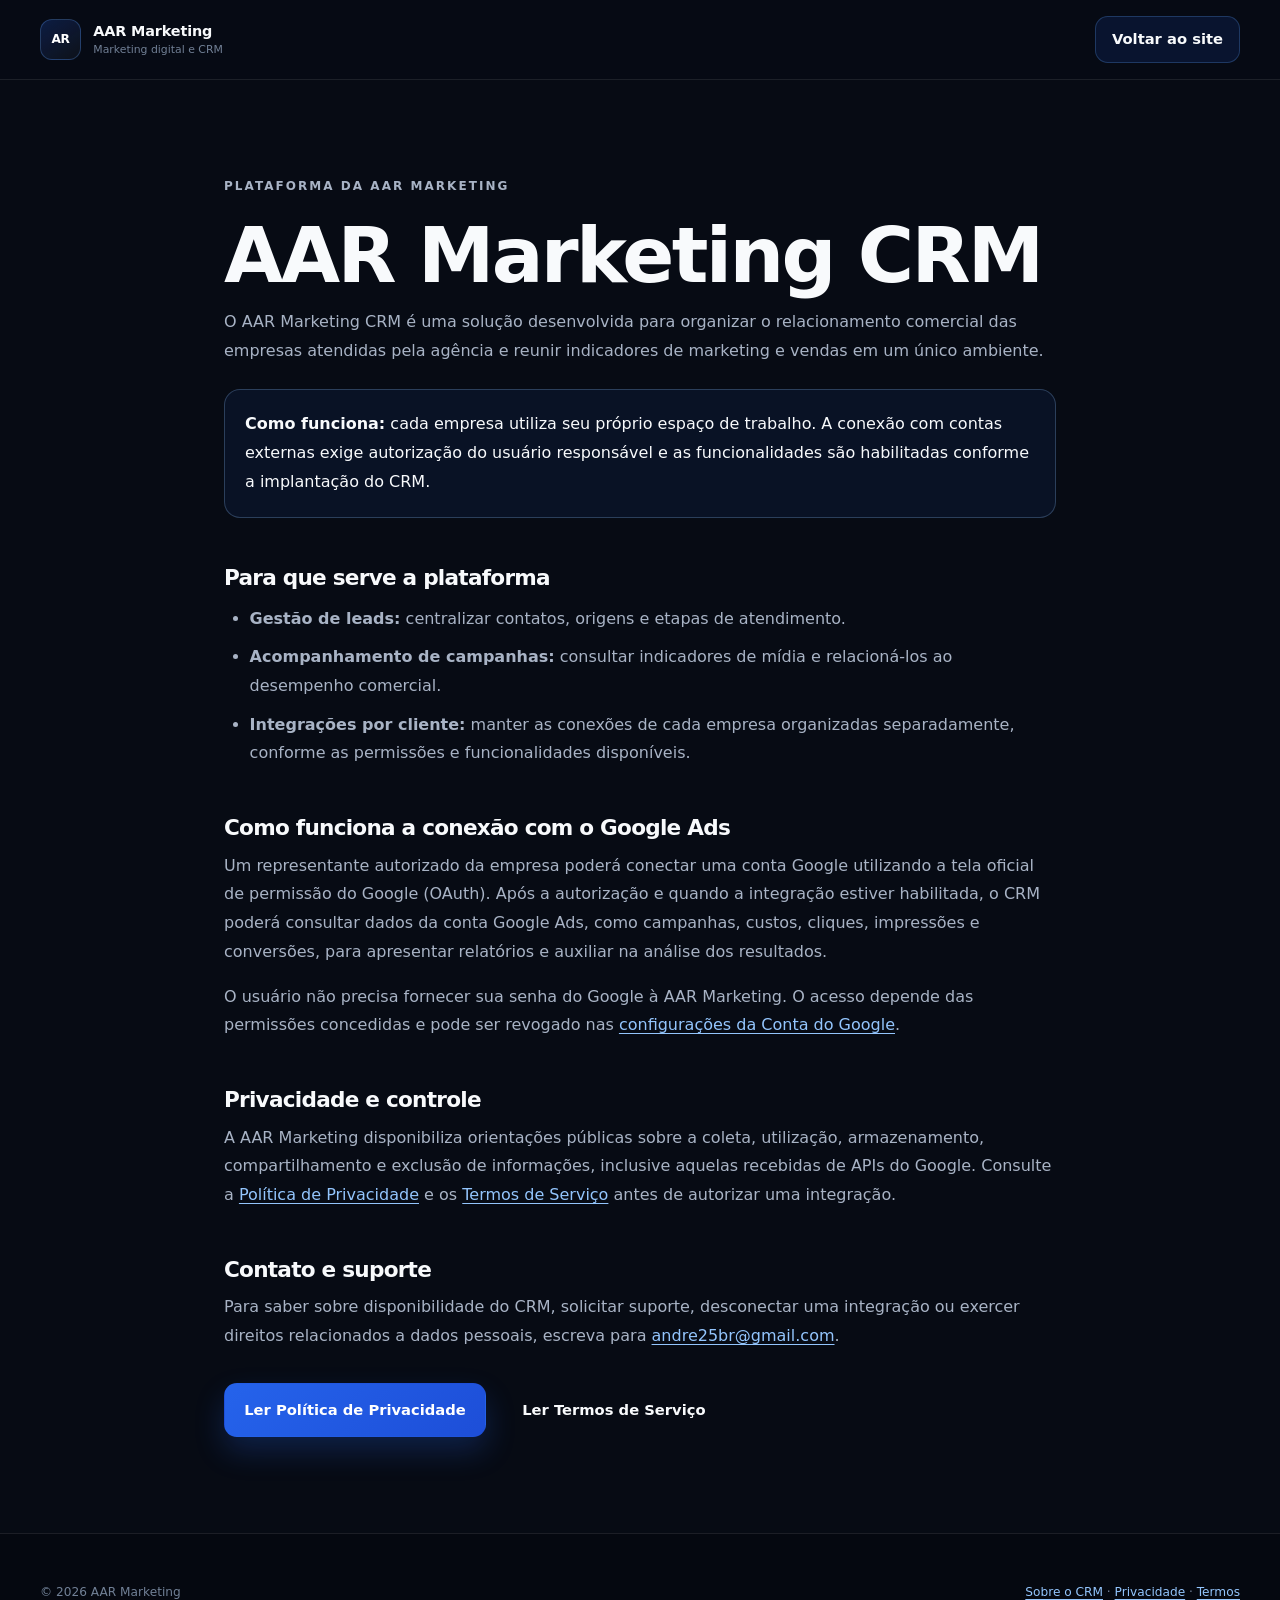
<file: crm.html>
<!doctype html>
<html lang="pt-BR">
<head>
  <meta charset="utf-8">
  <meta name="viewport" content="width=device-width, initial-scale=1">
  <meta name="theme-color" content="#070b14">
  <link rel="stylesheet" href="css/style.css?v=20261009-1">
  <style>
    .legal-content { line-height: 1.8; }
    .legal-content a:not(.button), .legal-page footer a { color: #93c5fd; text-decoration: underline; text-underline-offset: 3px; }
    .legal-content a:focus-visible, .legal-page footer a:focus-visible { outline: 2px solid #60a5fa; outline-offset: 3px; }
    .legal-links { display: flex; flex-wrap: wrap; gap: 1rem; margin-top: 2rem; }
    .legal-links .button { margin-top: 0; }
    .legal-note { border: 1px solid rgba(147,197,253,.25); border-radius: 1rem; padding: 1.25rem; background: rgba(37,99,235,.08); margin-block: 1.5rem; }
    .legal-content ul { padding-left: 1.6rem; margin-block: 1rem; }
    .legal-content li { margin-bottom: .6rem; color: var(--text-soft); }
    @media (max-width: 36rem) { .legal-main { padding: 3rem 0; } .legal-links { display: grid; } .legal-links .button { text-align: center; } }
  </style>
  <title>AAR Marketing CRM | Plataforma de gestão e integração de dados</title>
  <meta name="description" content="Conheça o AAR Marketing CRM: organização de leads, acompanhamento comercial e conexão autorizada com contas Google Ads.">
  <link rel="canonical" href="https://www.aarmarketing.tech/crm.html">
</head>
<body class="legal-page">
<header class="site-header"><div class="container header-inner"><a class="brand" href="index.html"><span class="brand-mark">AR</span><span class="brand-copy"><strong>AAR Marketing</strong><small>Marketing digital e CRM</small></span></a><a class="button button--small" href="index.html">Voltar ao site</a></div></header>
<main class="legal-main"><article class="container legal-content">
  <p class="eyebrow">Plataforma da AAR Marketing</p>
  <h1>AAR Marketing CRM</h1>
  <p>O AAR Marketing CRM é uma solução desenvolvida para organizar o relacionamento comercial das empresas atendidas pela agência e reunir indicadores de marketing e vendas em um único ambiente.</p>
  <div class="legal-note"><strong>Como funciona:</strong> cada empresa utiliza seu próprio espaço de trabalho. A conexão com contas externas exige autorização do usuário responsável e as funcionalidades são habilitadas conforme a implantação do CRM.</div>
  <h2>Para que serve a plataforma</h2>
  <ul>
    <li><strong>Gestão de leads:</strong> centralizar contatos, origens e etapas de atendimento.</li>
    <li><strong>Acompanhamento de campanhas:</strong> consultar indicadores de mídia e relacioná-los ao desempenho comercial.</li>
    <li><strong>Integrações por cliente:</strong> manter as conexões de cada empresa organizadas separadamente, conforme as permissões e funcionalidades disponíveis.</li>
  </ul>
  <h2>Como funciona a conexão com o Google Ads</h2>
  <p>Um representante autorizado da empresa poderá conectar uma conta Google utilizando a tela oficial de permissão do Google (OAuth). Após a autorização e quando a integração estiver habilitada, o CRM poderá consultar dados da conta Google Ads, como campanhas, custos, cliques, impressões e conversões, para apresentar relatórios e auxiliar na análise dos resultados.</p>
  <p>O usuário não precisa fornecer sua senha do Google à AAR Marketing. O acesso depende das permissões concedidas e pode ser revogado nas <a href="https://myaccount.google.com/connections" target="_blank" rel="noopener noreferrer">configurações da Conta do Google</a>.</p>
  <h2>Privacidade e controle</h2>
  <p>A AAR Marketing disponibiliza orientações públicas sobre a coleta, utilização, armazenamento, compartilhamento e exclusão de informações, inclusive aquelas recebidas de APIs do Google. Consulte a <a href="politica-de-privacidade.html">Política de Privacidade</a> e os <a href="termos-de-servico.html">Termos de Serviço</a> antes de autorizar uma integração.</p>
  <h2>Contato e suporte</h2>
  <p>Para saber sobre disponibilidade do CRM, solicitar suporte, desconectar uma integração ou exercer direitos relacionados a dados pessoais, escreva para <a href="mailto:andre25br@gmail.com">andre25br@gmail.com</a>.</p>
  <div class="legal-links"><a class="button button--primary" href="politica-de-privacidade.html">Ler Política de Privacidade</a><a class="button" href="termos-de-servico.html">Ler Termos de Serviço</a></div>
</article></main>
<footer class="site-footer"><div class="container" style="display:flex;justify-content:space-between;flex-wrap:wrap;gap:1rem"><span>© <span data-year>2026</span> AAR Marketing</span><span><a href="crm.html">Sobre o CRM</a> · <a href="politica-de-privacidade.html">Privacidade</a> · <a href="termos-de-servico.html">Termos</a></span></div></footer><script>document.querySelectorAll('[data-year]').forEach(function(el){el.textContent=new Date().getFullYear();});</script>
</body></html>
</file>
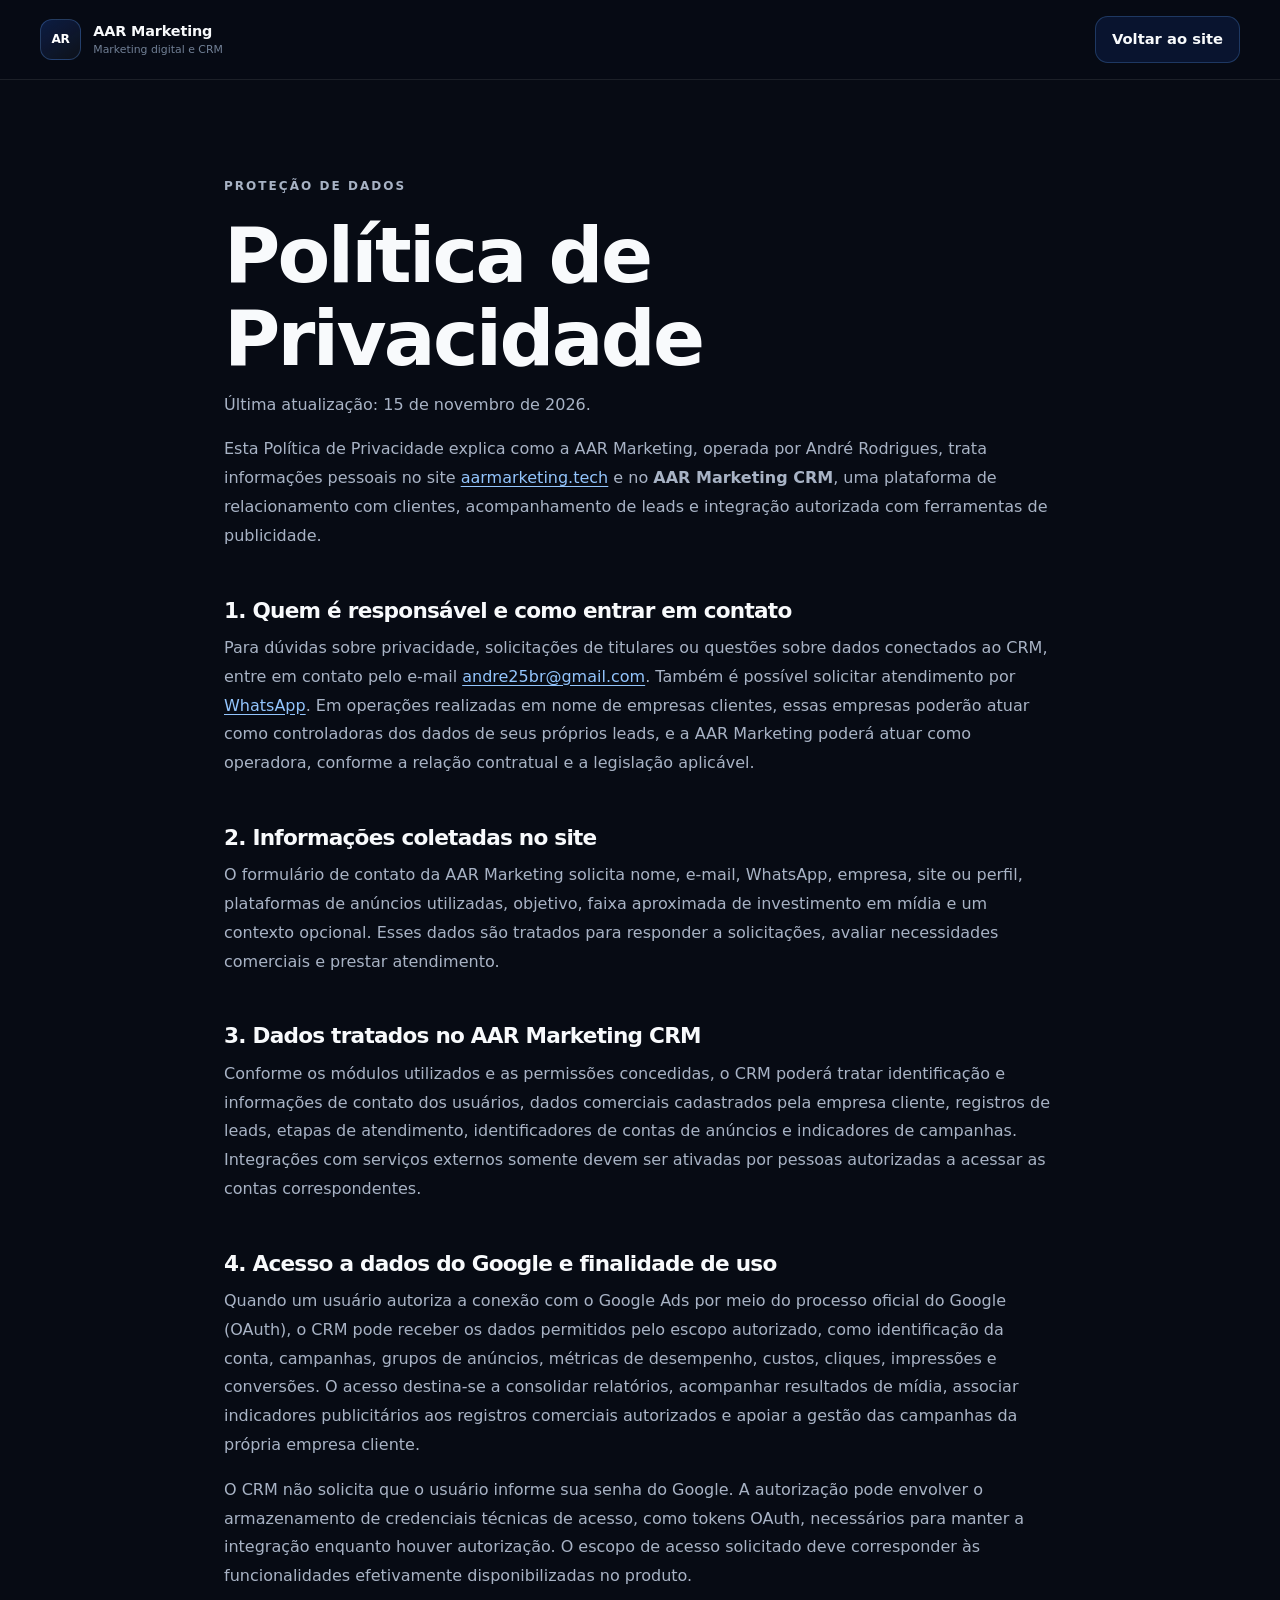
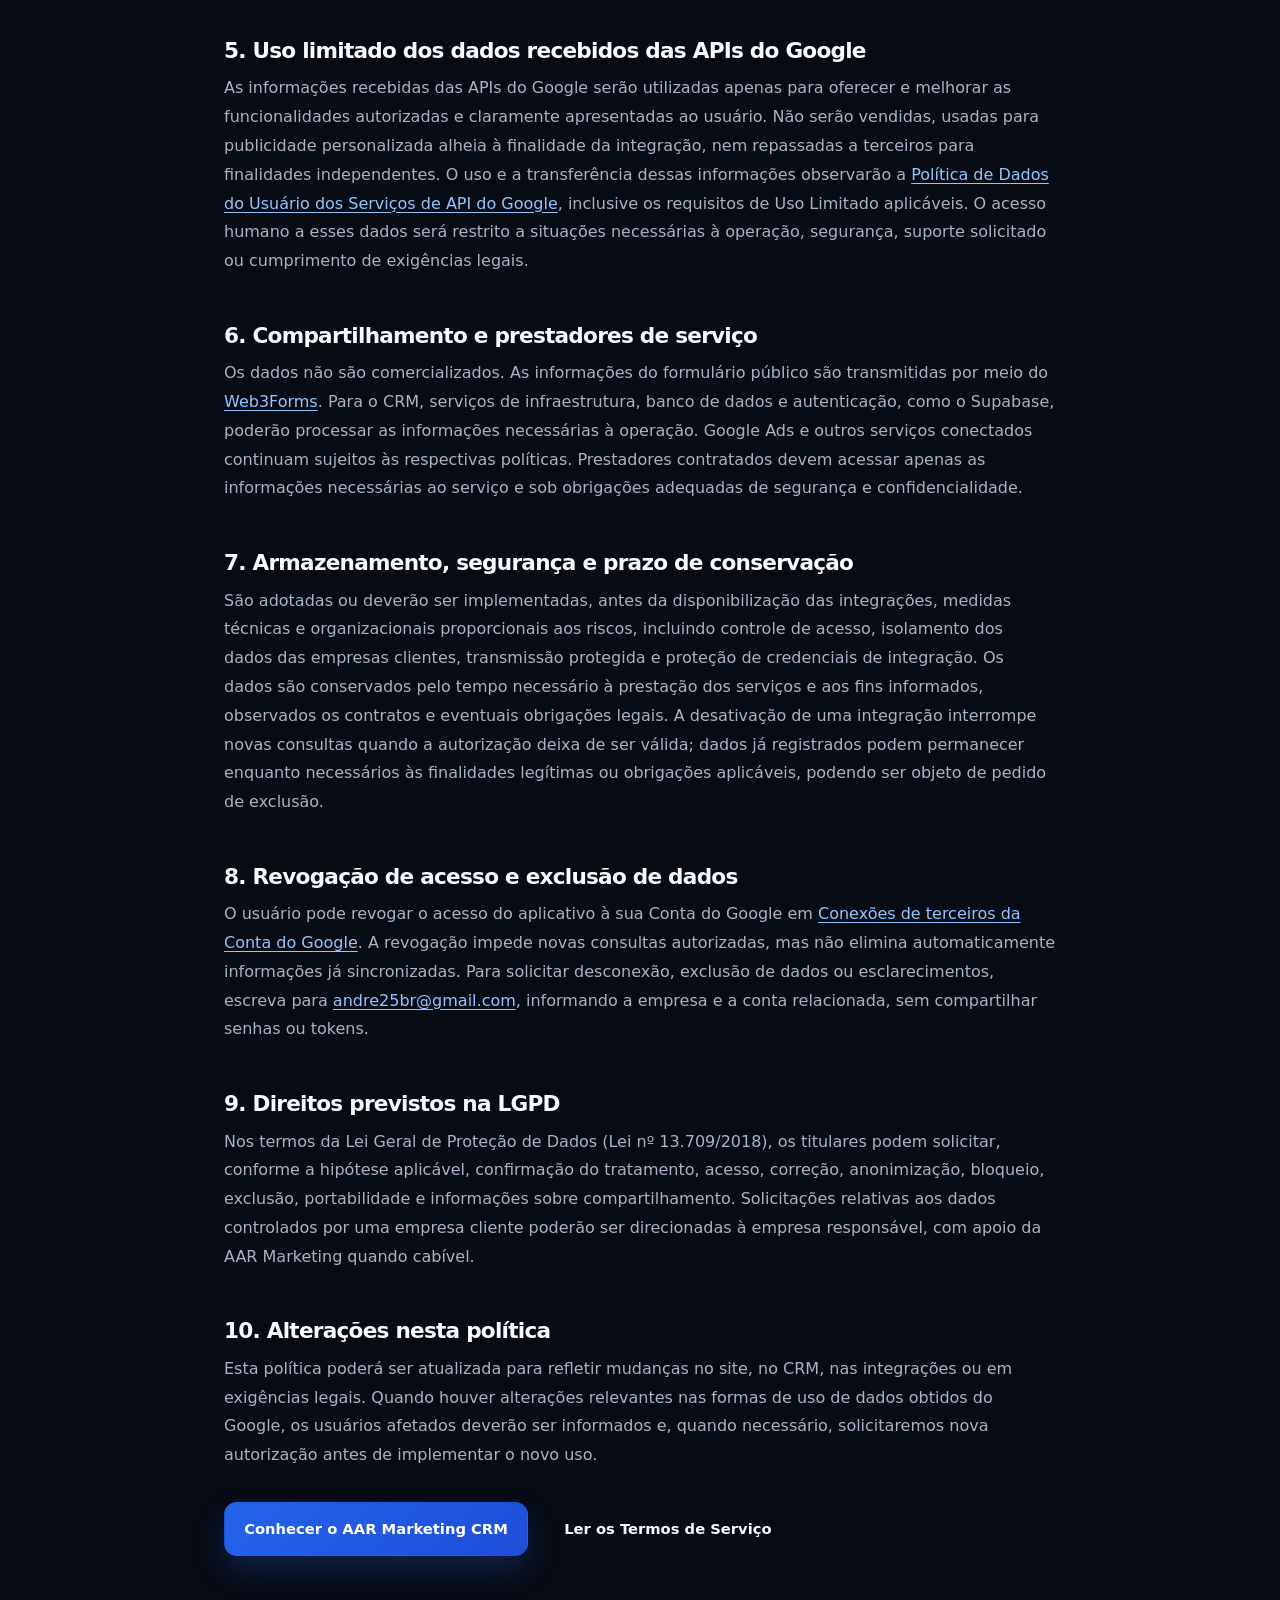
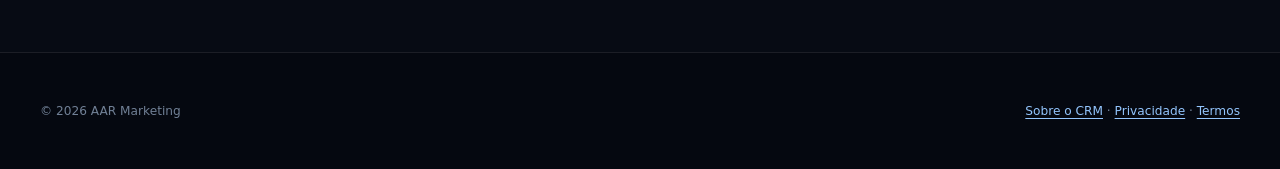
<file: politica-de-privacidade.html>
<!doctype html>
<html lang="pt-BR">
<head>
  <meta charset="utf-8">
  <meta name="viewport" content="width=device-width, initial-scale=1">
  <meta name="theme-color" content="#070b14">
  <link rel="stylesheet" href="css/style.css?v=20261009-1">
  <style>
    .legal-content { line-height: 1.8; }
    .legal-content a:not(.button), .legal-page footer a { color: #93c5fd; text-decoration: underline; text-underline-offset: 3px; }
    .legal-content a:focus-visible, .legal-page footer a:focus-visible { outline: 2px solid #60a5fa; outline-offset: 3px; }
    .legal-links { display: flex; flex-wrap: wrap; gap: 1rem; margin-top: 2rem; }
    .legal-links .button { margin-top: 0; }
    .legal-note { border: 1px solid rgba(147,197,253,.25); border-radius: 1rem; padding: 1.25rem; background: rgba(37,99,235,.08); margin-block: 1.5rem; }
    .legal-content ul { padding-left: 1.6rem; margin-block: 1rem; }
    .legal-content li { margin-bottom: .6rem; color: var(--text-soft); }
    @media (max-width: 36rem) { .legal-main { padding: 3rem 0; } .legal-links { display: grid; } .legal-links .button { text-align: center; } }
  </style>
  <title>Política de Privacidade | AAR Marketing e AAR Marketing CRM</title>
  <meta name="description" content="Tratamento de dados no site AAR Marketing e no AAR Marketing CRM, incluindo conexões autorizadas ao Google Ads e demais integrações.">
  <link rel="canonical" href="https://www.aarmarketing.tech/politica-de-privacidade.html">
</head>
<body class="legal-page">
<header class="site-header"><div class="container header-inner"><a class="brand" href="index.html"><span class="brand-mark">AR</span><span class="brand-copy"><strong>AAR Marketing</strong><small>Marketing digital e CRM</small></span></a><a class="button button--small" href="index.html">Voltar ao site</a></div></header>
<main class="legal-main"><article class="container legal-content">
  <p class="eyebrow">Proteção de dados</p>
  <h1>Política de Privacidade</h1>
  <p class="legal-updated">Última atualização: 15 de novembro de 2026.</p>
  <p>Esta Política de Privacidade explica como a AAR Marketing, operada por André Rodrigues, trata informações pessoais no site <a href="https://www.aarmarketing.tech/">aarmarketing.tech</a> e no <strong>AAR Marketing CRM</strong>, uma plataforma de relacionamento com clientes, acompanhamento de leads e integração autorizada com ferramentas de publicidade.</p>
  <h2>1. Quem é responsável e como entrar em contato</h2>
  <p>Para dúvidas sobre privacidade, solicitações de titulares ou questões sobre dados conectados ao CRM, entre em contato pelo e-mail <a href="mailto:andre25br@gmail.com">andre25br@gmail.com</a>. Também é possível solicitar atendimento por <a href="https://wa.me/5548999001340" target="_blank" rel="noopener noreferrer">WhatsApp</a>. Em operações realizadas em nome de empresas clientes, essas empresas poderão atuar como controladoras dos dados de seus próprios leads, e a AAR Marketing poderá atuar como operadora, conforme a relação contratual e a legislação aplicável.</p>
  <h2>2. Informações coletadas no site</h2>
  <p>O formulário de contato da AAR Marketing solicita nome, e-mail, WhatsApp, empresa, site ou perfil, plataformas de anúncios utilizadas, objetivo, faixa aproximada de investimento em mídia e um contexto opcional. Esses dados são tratados para responder a solicitações, avaliar necessidades comerciais e prestar atendimento.</p>
  <h2>3. Dados tratados no AAR Marketing CRM</h2>
  <p>Conforme os módulos utilizados e as permissões concedidas, o CRM poderá tratar identificação e informações de contato dos usuários, dados comerciais cadastrados pela empresa cliente, registros de leads, etapas de atendimento, identificadores de contas de anúncios e indicadores de campanhas. Integrações com serviços externos somente devem ser ativadas por pessoas autorizadas a acessar as contas correspondentes.</p>
  <h2>4. Acesso a dados do Google e finalidade de uso</h2>
  <p>Quando um usuário autoriza a conexão com o Google Ads por meio do processo oficial do Google (OAuth), o CRM pode receber os dados permitidos pelo escopo autorizado, como identificação da conta, campanhas, grupos de anúncios, métricas de desempenho, custos, cliques, impressões e conversões. O acesso destina-se a consolidar relatórios, acompanhar resultados de mídia, associar indicadores publicitários aos registros comerciais autorizados e apoiar a gestão das campanhas da própria empresa cliente.</p>
  <p>O CRM não solicita que o usuário informe sua senha do Google. A autorização pode envolver o armazenamento de credenciais técnicas de acesso, como tokens OAuth, necessários para manter a integração enquanto houver autorização. O escopo de acesso solicitado deve corresponder às funcionalidades efetivamente disponibilizadas no produto.</p>
  <h2>5. Uso limitado dos dados recebidos das APIs do Google</h2>
  <p>As informações recebidas das APIs do Google serão utilizadas apenas para oferecer e melhorar as funcionalidades autorizadas e claramente apresentadas ao usuário. Não serão vendidas, usadas para publicidade personalizada alheia à finalidade da integração, nem repassadas a terceiros para finalidades independentes. O uso e a transferência dessas informações observarão a <a href="https://developers.google.com/terms/api-services-user-data-policy" target="_blank" rel="noopener noreferrer">Política de Dados do Usuário dos Serviços de API do Google</a>, inclusive os requisitos de Uso Limitado aplicáveis. O acesso humano a esses dados será restrito a situações necessárias à operação, segurança, suporte solicitado ou cumprimento de exigências legais.</p>
  <h2>6. Compartilhamento e prestadores de serviço</h2>
  <p>Os dados não são comercializados. As informações do formulário público são transmitidas por meio do <a href="https://web3forms.com/privacy" target="_blank" rel="noopener noreferrer">Web3Forms</a>. Para o CRM, serviços de infraestrutura, banco de dados e autenticação, como o Supabase, poderão processar as informações necessárias à operação. Google Ads e outros serviços conectados continuam sujeitos às respectivas políticas. Prestadores contratados devem acessar apenas as informações necessárias ao serviço e sob obrigações adequadas de segurança e confidencialidade.</p>
  <h2>7. Armazenamento, segurança e prazo de conservação</h2>
  <p>São adotadas ou deverão ser implementadas, antes da disponibilização das integrações, medidas técnicas e organizacionais proporcionais aos riscos, incluindo controle de acesso, isolamento dos dados das empresas clientes, transmissão protegida e proteção de credenciais de integração. Os dados são conservados pelo tempo necessário à prestação dos serviços e aos fins informados, observados os contratos e eventuais obrigações legais. A desativação de uma integração interrompe novas consultas quando a autorização deixa de ser válida; dados já registrados podem permanecer enquanto necessários às finalidades legítimas ou obrigações aplicáveis, podendo ser objeto de pedido de exclusão.</p>
  <h2>8. Revogação de acesso e exclusão de dados</h2>
  <p>O usuário pode revogar o acesso do aplicativo à sua Conta do Google em <a href="https://myaccount.google.com/connections" target="_blank" rel="noopener noreferrer">Conexões de terceiros da Conta do Google</a>. A revogação impede novas consultas autorizadas, mas não elimina automaticamente informações já sincronizadas. Para solicitar desconexão, exclusão de dados ou esclarecimentos, escreva para <a href="mailto:andre25br@gmail.com">andre25br@gmail.com</a>, informando a empresa e a conta relacionada, sem compartilhar senhas ou tokens.</p>
  <h2>9. Direitos previstos na LGPD</h2>
  <p>Nos termos da Lei Geral de Proteção de Dados (Lei nº 13.709/2018), os titulares podem solicitar, conforme a hipótese aplicável, confirmação do tratamento, acesso, correção, anonimização, bloqueio, exclusão, portabilidade e informações sobre compartilhamento. Solicitações relativas aos dados controlados por uma empresa cliente poderão ser direcionadas à empresa responsável, com apoio da AAR Marketing quando cabível.</p>
  <h2>10. Alterações nesta política</h2>
  <p>Esta política poderá ser atualizada para refletir mudanças no site, no CRM, nas integrações ou em exigências legais. Quando houver alterações relevantes nas formas de uso de dados obtidos do Google, os usuários afetados deverão ser informados e, quando necessário, solicitaremos nova autorização antes de implementar o novo uso.</p>
  <div class="legal-links"><a class="button button--primary" href="crm.html">Conhecer o AAR Marketing CRM</a><a class="button" href="termos-de-servico.html">Ler os Termos de Serviço</a></div>
</article></main>
<footer class="site-footer"><div class="container" style="display:flex;justify-content:space-between;flex-wrap:wrap;gap:1rem"><span>© <span data-year>2026</span> AAR Marketing</span><span><a href="crm.html">Sobre o CRM</a> · <a href="politica-de-privacidade.html">Privacidade</a> · <a href="termos-de-servico.html">Termos</a></span></div></footer><script>document.querySelectorAll('[data-year]').forEach(function(el){el.textContent=new Date().getFullYear();});</script>
</body></html>
</file>
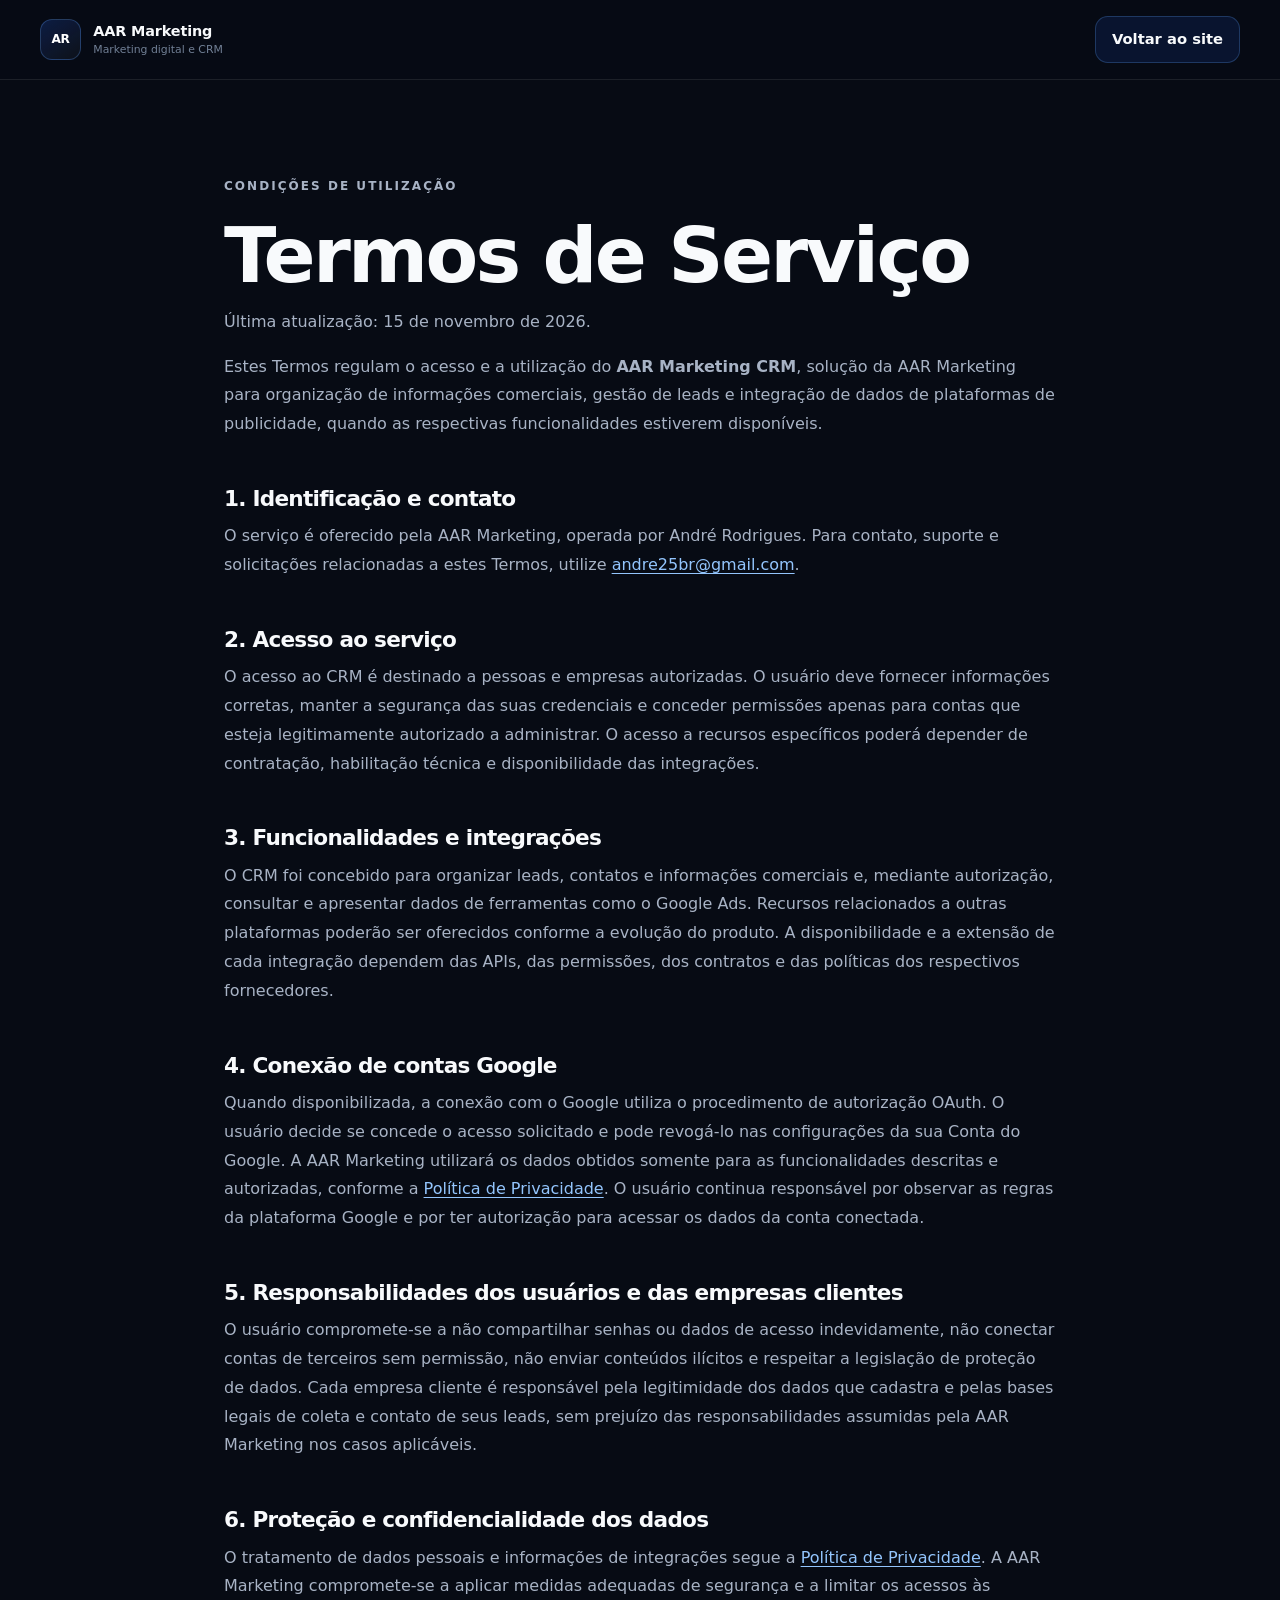
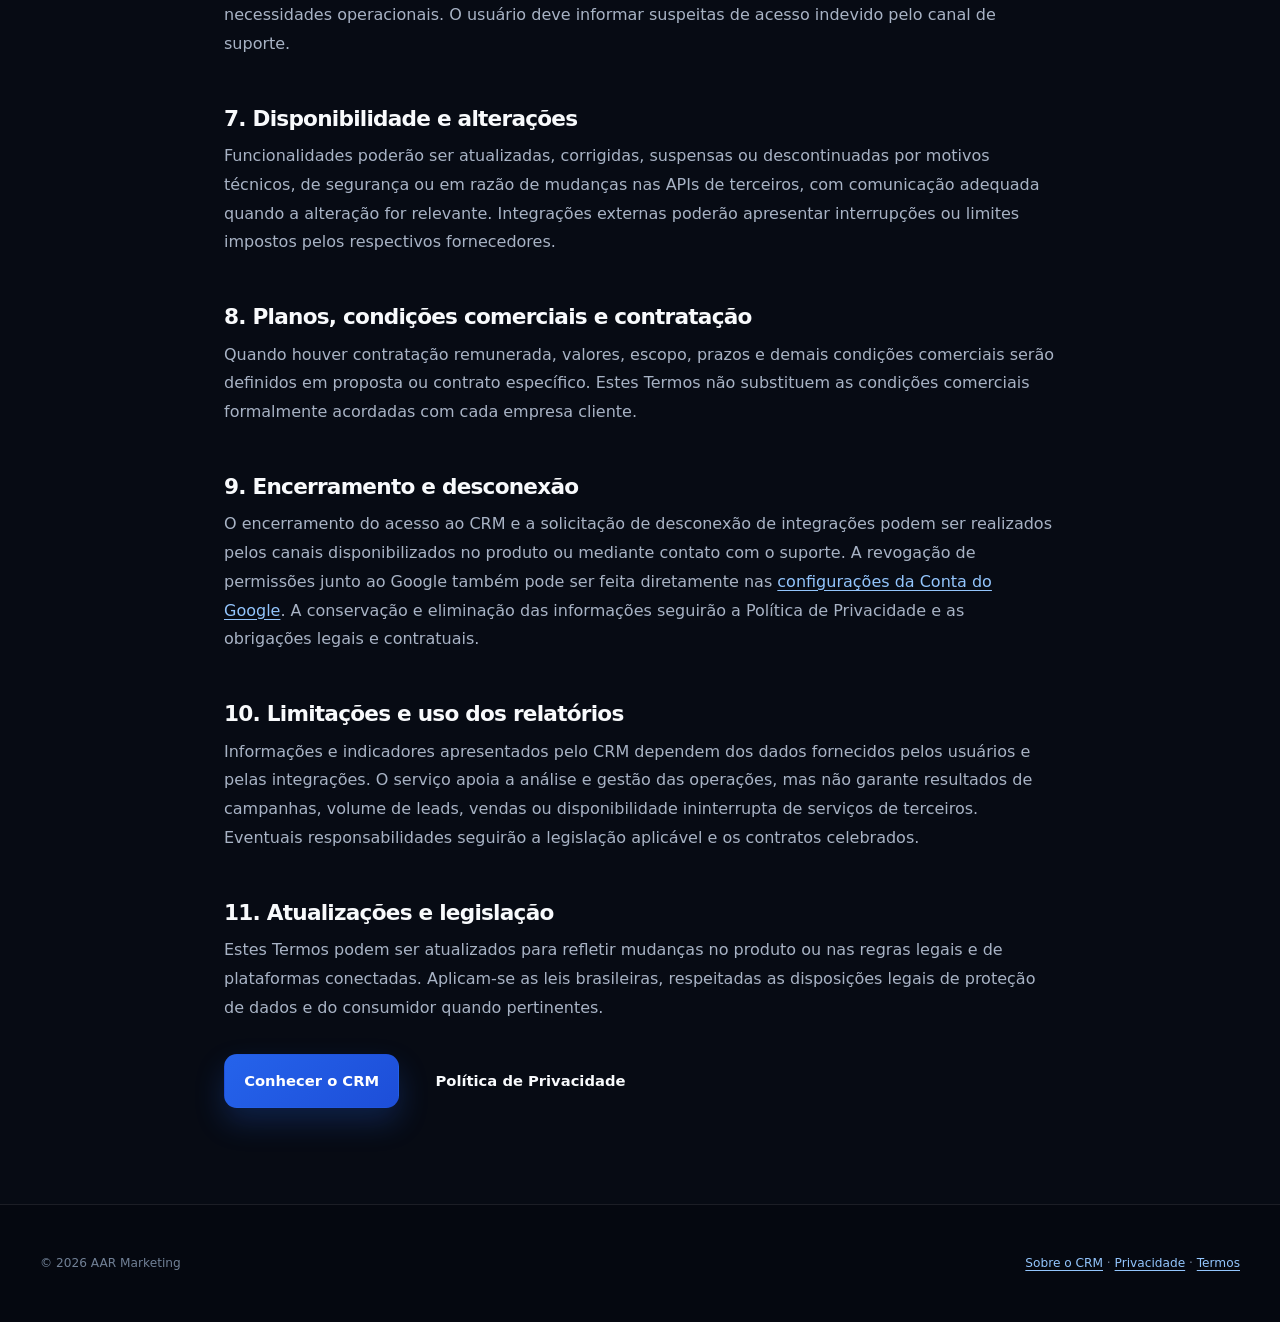
<file: termos-de-servico.html>
<!doctype html>
<html lang="pt-BR">
<head>
  <meta charset="utf-8">
  <meta name="viewport" content="width=device-width, initial-scale=1">
  <meta name="theme-color" content="#070b14">
  <link rel="stylesheet" href="css/style.css?v=20261009-1">
  <style>
    .legal-content { line-height: 1.8; }
    .legal-content a:not(.button), .legal-page footer a { color: #93c5fd; text-decoration: underline; text-underline-offset: 3px; }
    .legal-content a:focus-visible, .legal-page footer a:focus-visible { outline: 2px solid #60a5fa; outline-offset: 3px; }
    .legal-links { display: flex; flex-wrap: wrap; gap: 1rem; margin-top: 2rem; }
    .legal-links .button { margin-top: 0; }
    .legal-note { border: 1px solid rgba(147,197,253,.25); border-radius: 1rem; padding: 1.25rem; background: rgba(37,99,235,.08); margin-block: 1.5rem; }
    .legal-content ul { padding-left: 1.6rem; margin-block: 1rem; }
    .legal-content li { margin-bottom: .6rem; color: var(--text-soft); }
    @media (max-width: 36rem) { .legal-main { padding: 3rem 0; } .legal-links { display: grid; } .legal-links .button { text-align: center; } }
  </style>
  <title>Termos de Serviço | AAR Marketing CRM</title>
  <meta name="description" content="Condições de utilização do AAR Marketing CRM e de suas integrações com plataformas de anúncios e serviços externos.">
  <link rel="canonical" href="https://www.aarmarketing.tech/termos-de-servico.html">
</head>
<body class="legal-page">
<header class="site-header"><div class="container header-inner"><a class="brand" href="index.html"><span class="brand-mark">AR</span><span class="brand-copy"><strong>AAR Marketing</strong><small>Marketing digital e CRM</small></span></a><a class="button button--small" href="index.html">Voltar ao site</a></div></header>
<main class="legal-main"><article class="container legal-content">
  <p class="eyebrow">Condições de utilização</p>
  <h1>Termos de Serviço</h1>
  <p class="legal-updated">Última atualização: 15 de novembro de 2026.</p>
  <p>Estes Termos regulam o acesso e a utilização do <strong>AAR Marketing CRM</strong>, solução da AAR Marketing para organização de informações comerciais, gestão de leads e integração de dados de plataformas de publicidade, quando as respectivas funcionalidades estiverem disponíveis.</p>
  <h2>1. Identificação e contato</h2><p>O serviço é oferecido pela AAR Marketing, operada por André Rodrigues. Para contato, suporte e solicitações relacionadas a estes Termos, utilize <a href="mailto:andre25br@gmail.com">andre25br@gmail.com</a>.</p>
  <h2>2. Acesso ao serviço</h2><p>O acesso ao CRM é destinado a pessoas e empresas autorizadas. O usuário deve fornecer informações corretas, manter a segurança das suas credenciais e conceder permissões apenas para contas que esteja legitimamente autorizado a administrar. O acesso a recursos específicos poderá depender de contratação, habilitação técnica e disponibilidade das integrações.</p>
  <h2>3. Funcionalidades e integrações</h2><p>O CRM foi concebido para organizar leads, contatos e informações comerciais e, mediante autorização, consultar e apresentar dados de ferramentas como o Google Ads. Recursos relacionados a outras plataformas poderão ser oferecidos conforme a evolução do produto. A disponibilidade e a extensão de cada integração dependem das APIs, das permissões, dos contratos e das políticas dos respectivos fornecedores.</p>
  <h2>4. Conexão de contas Google</h2><p>Quando disponibilizada, a conexão com o Google utiliza o procedimento de autorização OAuth. O usuário decide se concede o acesso solicitado e pode revogá-lo nas configurações da sua Conta do Google. A AAR Marketing utilizará os dados obtidos somente para as funcionalidades descritas e autorizadas, conforme a <a href="politica-de-privacidade.html">Política de Privacidade</a>. O usuário continua responsável por observar as regras da plataforma Google e por ter autorização para acessar os dados da conta conectada.</p>
  <h2>5. Responsabilidades dos usuários e das empresas clientes</h2><p>O usuário compromete-se a não compartilhar senhas ou dados de acesso indevidamente, não conectar contas de terceiros sem permissão, não enviar conteúdos ilícitos e respeitar a legislação de proteção de dados. Cada empresa cliente é responsável pela legitimidade dos dados que cadastra e pelas bases legais de coleta e contato de seus leads, sem prejuízo das responsabilidades assumidas pela AAR Marketing nos casos aplicáveis.</p>
  <h2>6. Proteção e confidencialidade dos dados</h2><p>O tratamento de dados pessoais e informações de integrações segue a <a href="politica-de-privacidade.html">Política de Privacidade</a>. A AAR Marketing compromete-se a aplicar medidas adequadas de segurança e a limitar os acessos às necessidades operacionais. O usuário deve informar suspeitas de acesso indevido pelo canal de suporte.</p>
  <h2>7. Disponibilidade e alterações</h2><p>Funcionalidades poderão ser atualizadas, corrigidas, suspensas ou descontinuadas por motivos técnicos, de segurança ou em razão de mudanças nas APIs de terceiros, com comunicação adequada quando a alteração for relevante. Integrações externas poderão apresentar interrupções ou limites impostos pelos respectivos fornecedores.</p>
  <h2>8. Planos, condições comerciais e contratação</h2><p>Quando houver contratação remunerada, valores, escopo, prazos e demais condições comerciais serão definidos em proposta ou contrato específico. Estes Termos não substituem as condições comerciais formalmente acordadas com cada empresa cliente.</p>
  <h2>9. Encerramento e desconexão</h2><p>O encerramento do acesso ao CRM e a solicitação de desconexão de integrações podem ser realizados pelos canais disponibilizados no produto ou mediante contato com o suporte. A revogação de permissões junto ao Google também pode ser feita diretamente nas <a href="https://myaccount.google.com/connections" target="_blank" rel="noopener noreferrer">configurações da Conta do Google</a>. A conservação e eliminação das informações seguirão a Política de Privacidade e as obrigações legais e contratuais.</p>
  <h2>10. Limitações e uso dos relatórios</h2><p>Informações e indicadores apresentados pelo CRM dependem dos dados fornecidos pelos usuários e pelas integrações. O serviço apoia a análise e gestão das operações, mas não garante resultados de campanhas, volume de leads, vendas ou disponibilidade ininterrupta de serviços de terceiros. Eventuais responsabilidades seguirão a legislação aplicável e os contratos celebrados.</p>
  <h2>11. Atualizações e legislação</h2><p>Estes Termos podem ser atualizados para refletir mudanças no produto ou nas regras legais e de plataformas conectadas. Aplicam-se as leis brasileiras, respeitadas as disposições legais de proteção de dados e do consumidor quando pertinentes.</p>
  <div class="legal-links"><a class="button button--primary" href="crm.html">Conhecer o CRM</a><a class="button" href="politica-de-privacidade.html">Política de Privacidade</a></div>
</article></main>
<footer class="site-footer"><div class="container" style="display:flex;justify-content:space-between;flex-wrap:wrap;gap:1rem"><span>© <span data-year>2026</span> AAR Marketing</span><span><a href="crm.html">Sobre o CRM</a> · <a href="politica-de-privacidade.html">Privacidade</a> · <a href="termos-de-servico.html">Termos</a></span></div></footer><script>document.querySelectorAll('[data-year]').forEach(function(el){el.textContent=new Date().getFullYear();});</script>
</body></html>
</file>
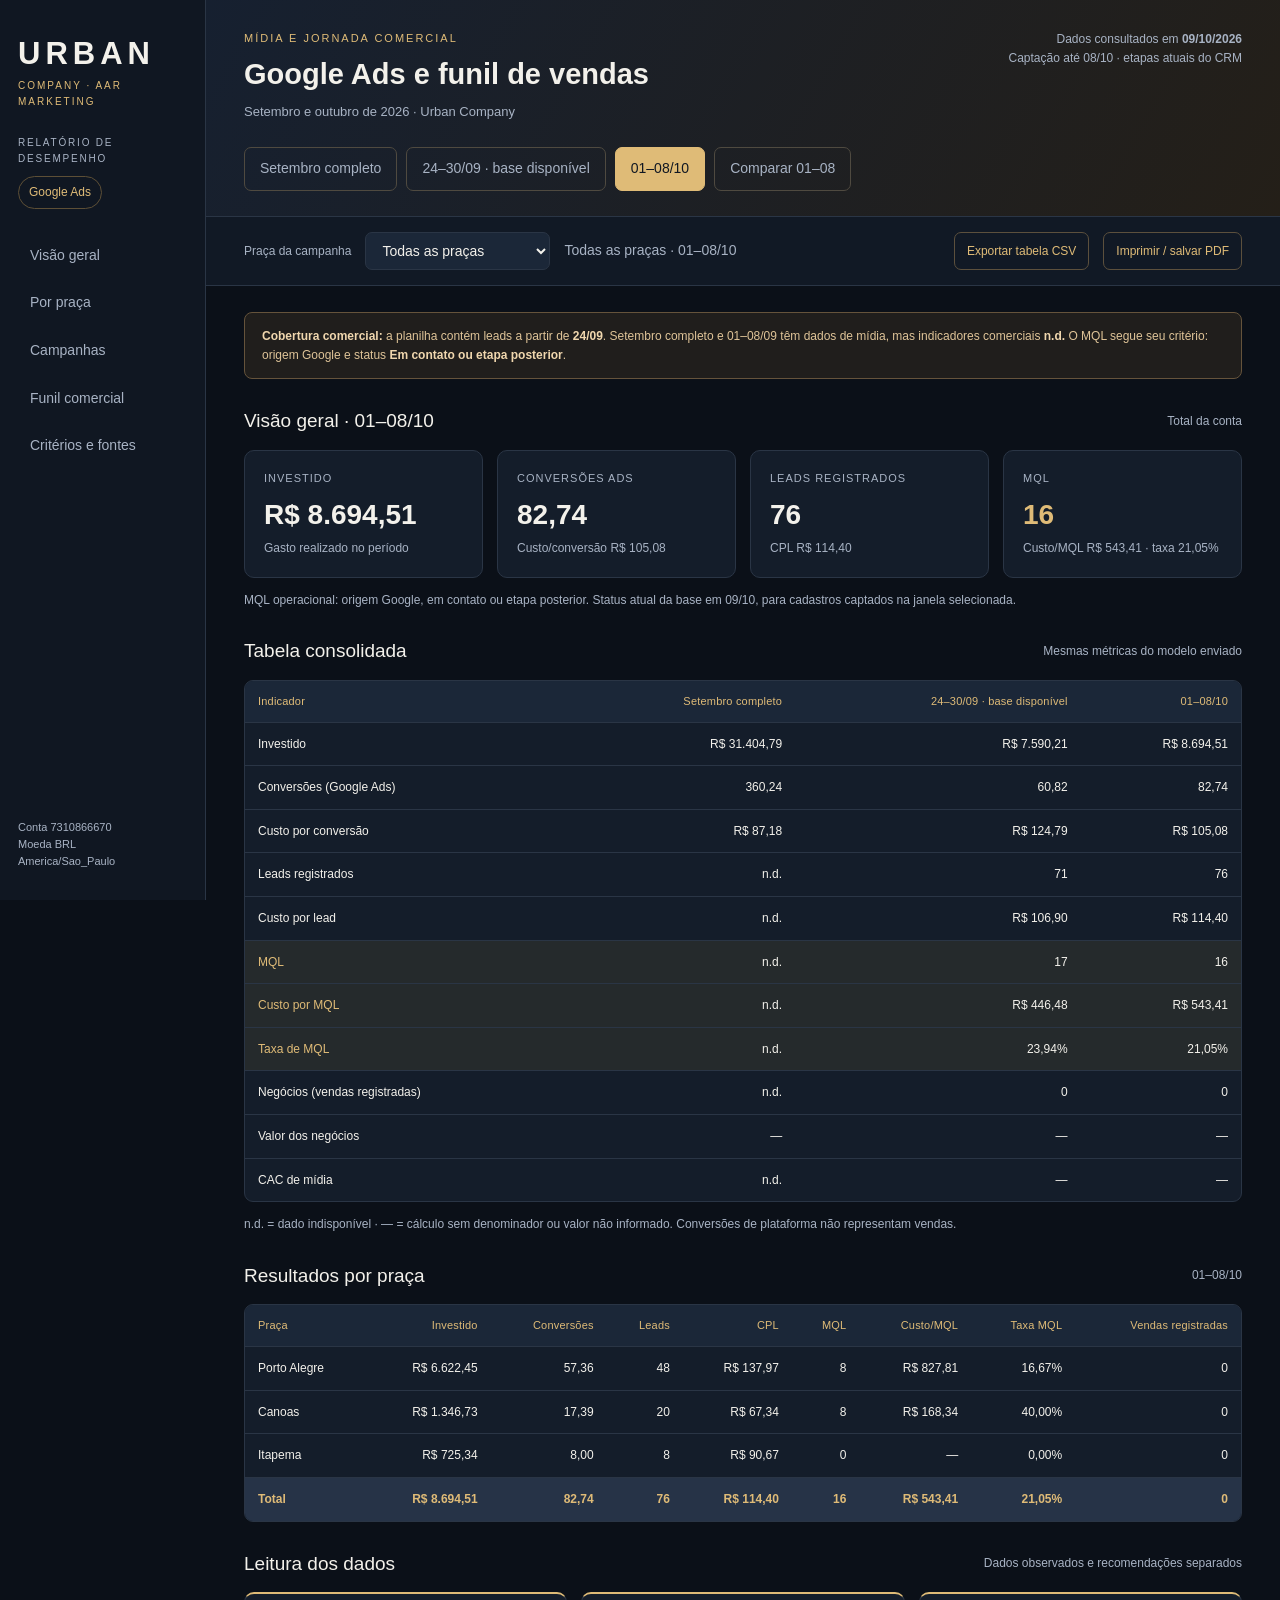
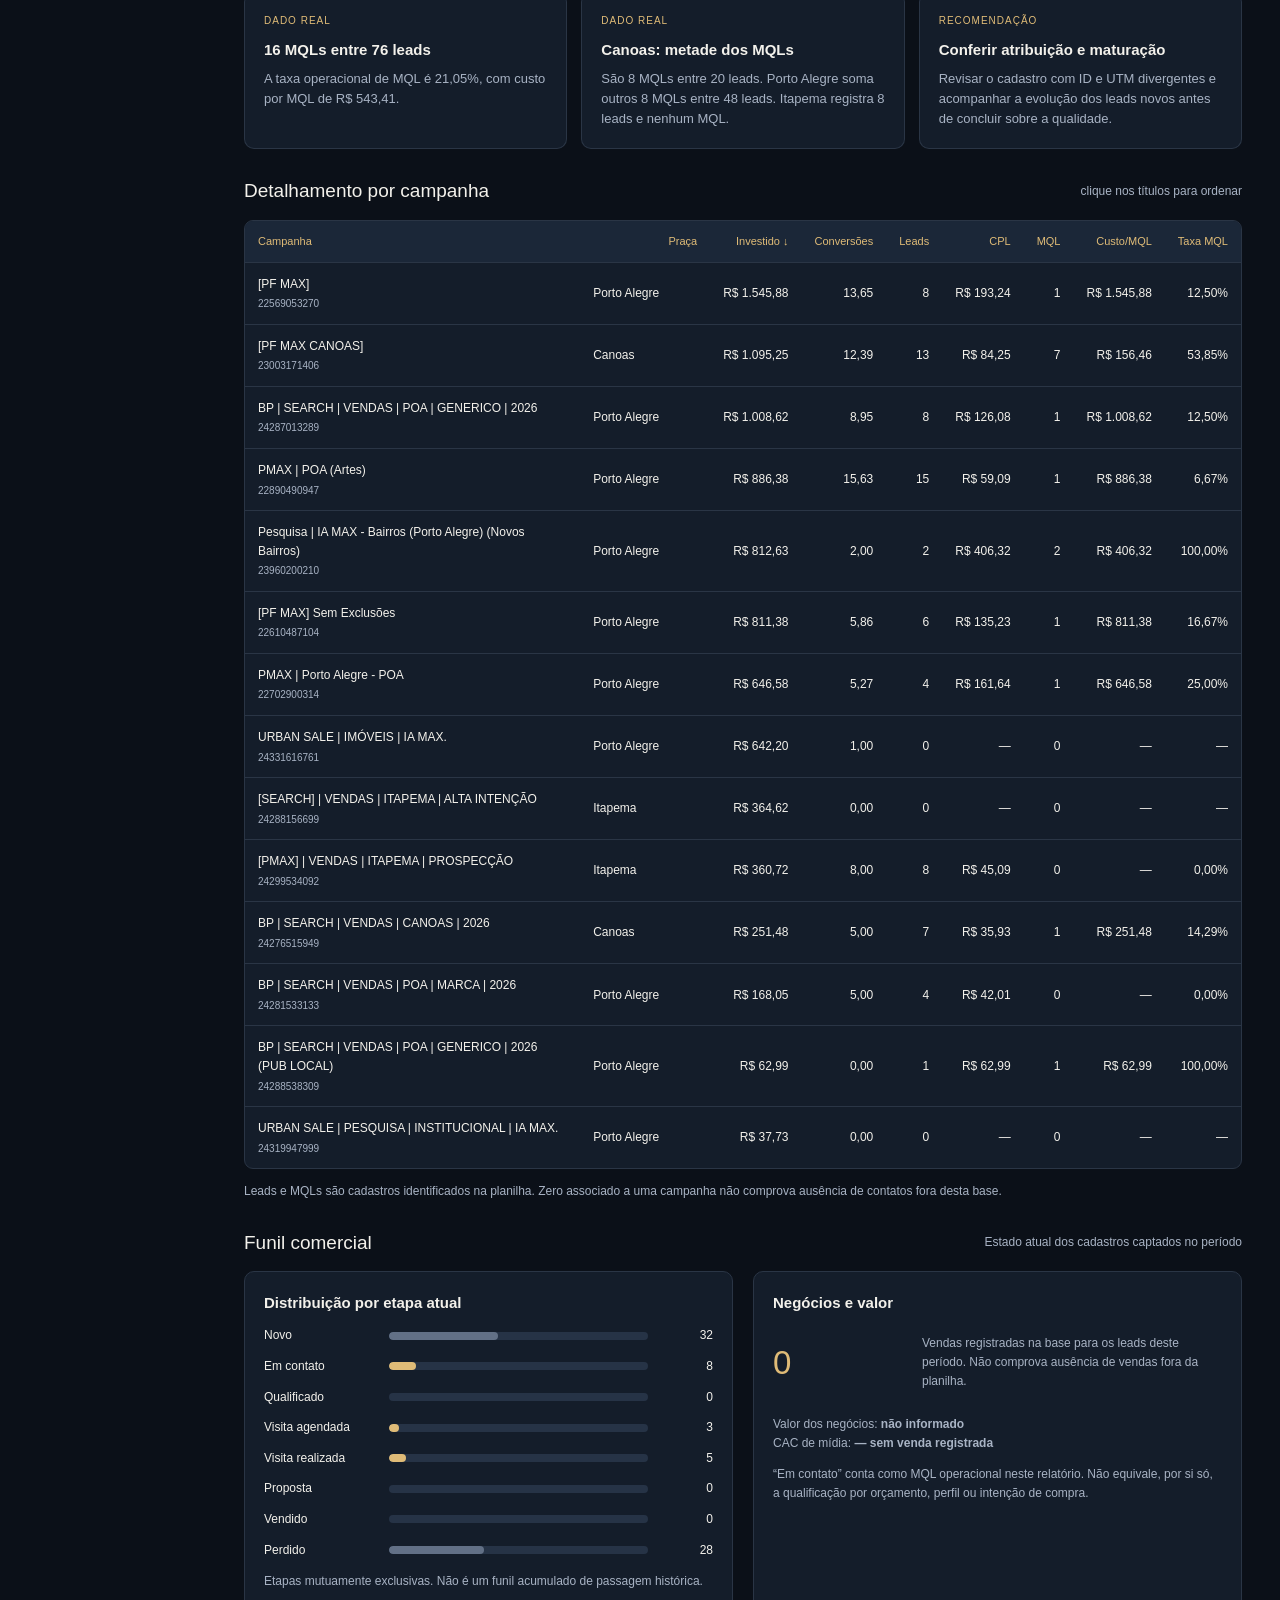
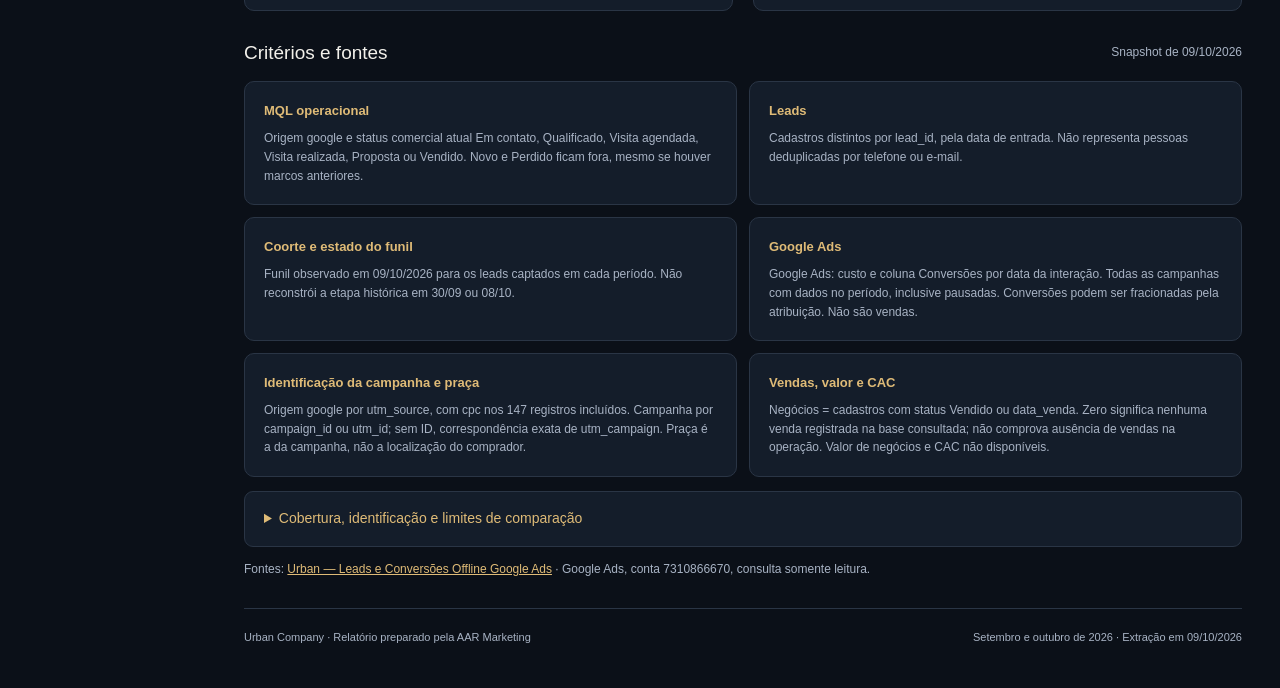
<file: urban/Urban - Relatorio Google Ads - Setembro e Outubro 2026.html>
<!doctype html>
<html lang="pt-BR">
<head><meta charset="utf-8"><meta name="viewport" content="width=device-width, initial-scale=1"><title>Urban Company — Google Ads e funil comercial</title>
<style>
:root{--bg:#0b1018;--panel:#141d2a;--panel2:#1b2738;--line:#2a3545;--text:#f3f1eb;--muted:#a8b3c4;--gold:#dfbb77;--green:#8bceb0;--orange:#e4ad77;--red:#e7a1a1}
*{box-sizing:border-box}html{scroll-behavior:smooth}body{margin:0;background:var(--bg);color:var(--text);font-family:Arial,Helvetica,sans-serif;font-size:14px;line-height:1.55}
button,select{font:inherit}button,a,select{touch-action:manipulation}button{cursor:pointer}button:focus-visible,a:focus-visible,select:focus-visible{outline:3px solid var(--gold);outline-offset:4px}
.layout{display:grid;grid-template-columns:206px minmax(0,1fr);min-height:100vh}.sidebar{position:sticky;top:0;height:100vh;padding:30px 18px;background:#101722;border-right:1px solid var(--line);display:flex;flex-direction:column;gap:26px}
.brand{font-size:31px;letter-spacing:5px;font-weight:700}.subbrand{font-size:10px;letter-spacing:2px;color:var(--gold);text-transform:uppercase}.side-kicker{font-size:10px;text-transform:uppercase;letter-spacing:1.8px;color:var(--muted);margin-bottom:10px}
.sidebar nav{display:grid;gap:6px}.sidebar nav a{color:var(--muted);padding:10px 12px;border-radius:7px;text-decoration:none}.sidebar nav a:hover{background:var(--panel2);color:var(--text)}.source-pill{border:1px solid #5d4f36;color:var(--gold);border-radius:20px;padding:6px 10px;display:inline-block;font-size:12px}.side-foot{margin-top:auto;font-size:11px;color:var(--muted)}
main{min-width:0}.hero{padding:30px 38px 25px;background:linear-gradient(120deg,#162030,#241f18);border-bottom:1px solid var(--line)}.eyebrow{font-size:11px;color:var(--gold);letter-spacing:2px;text-transform:uppercase}.hero-top{display:flex;align-items:flex-start;justify-content:space-between;gap:20px}h1{font-size:29px;line-height:1.2;font-weight:600;margin:10px 0}h2{font-size:19px;font-weight:500;margin:0}h3{margin:0 0 8px;font-size:15px}.muted{color:var(--muted)}.hero p{margin:10px 0 0;color:var(--muted);font-size:13px}.top-meta{text-align:right;color:var(--muted);font-size:12px;white-space:nowrap}
.controls{display:flex;gap:9px;flex-wrap:wrap;margin-top:25px}.period{border:1px solid #4f4a40;border-radius:7px;padding:10px 15px;background:transparent;color:var(--muted)}.period:hover,.period[aria-pressed="true"]{background:var(--gold);border-color:var(--gold);color:#101722}
.toolbar{display:flex;gap:14px;align-items:center;flex-wrap:wrap;padding:15px 38px;border-bottom:1px solid var(--line);background:#111925}.toolbar label{font-size:12px;color:var(--muted)}select{background:var(--panel2);color:var(--text);border:1px solid var(--line);padding:9px 12px;border-radius:7px;max-width:100%}.plain-btn{color:var(--gold);background:transparent;border:1px solid #5c503d;border-radius:7px;padding:9px 12px;font-size:12px}.toolbar .right{margin-left:auto}.content{padding:26px 38px 42px;max-width:1600px}
.notice{border:1px solid #65533b;background:#201e1c;border-radius:8px;color:#dfc498;padding:14px 17px;font-size:12px;margin-bottom:22px}.notice b{color:#f0d7ae}
.section-head{display:flex;gap:15px;justify-content:space-between;align-items:center;margin:27px 0 14px}.section-head small{color:var(--muted);font-size:12px}
.kpis{display:grid;grid-template-columns:repeat(4,minmax(0,1fr));gap:14px}.card{background:var(--panel);border:1px solid var(--line);border-radius:10px;padding:19px}.kpi-label{font-size:11px;letter-spacing:1px;color:var(--muted);text-transform:uppercase}.kpi-value{font-size:28px;line-height:1.25;font-weight:600;margin:10px 0 7px}.kpi-value.gold{color:var(--gold)}.kpi-sub{color:var(--muted);font-size:12px}.delta{font-size:12px;margin-top:6px;color:var(--gold)}.rose{color:var(--red)}
.grid2{display:grid;grid-template-columns:1fr 1fr;gap:14px}.metric-note{color:var(--muted);font-size:12px;margin:13px 0 0}
.table-wrap{overflow:auto;border:1px solid var(--line);border-radius:9px;background:var(--panel)}table{border-collapse:collapse;width:100%;font-variant-numeric:tabular-nums;font-size:12px}th{background:var(--panel2);font-size:11px;letter-spacing:.2px;color:var(--gold);font-weight:500;white-space:nowrap}td,th{padding:12px 13px;border-bottom:1px solid var(--line);text-align:right}th:first-child,td:first-child{text-align:left}tbody tr:last-child td{border-bottom:none}tbody tr:hover{background:#1b2534}.label{text-align:left!important;min-width:130px}.campaign-name{min-width:250px;max-width:350px;white-space:normal}.campaign-id{display:block;font-size:10px;color:var(--muted);margin-top:3px}.total td{background:#263347;color:var(--gold);font-weight:600}.matrix td:first-child{white-space:nowrap}.matrix .mql td{background:#252a2c}.matrix .mql td:first-child{color:var(--gold)}.sort{border:none;background:none;color:inherit;padding:0;font:inherit;cursor:pointer}.blank{color:#8c98aa}.readings{display:grid;grid-template-columns:repeat(3,1fr);gap:14px}.reading{border-top:2px solid var(--gold)}.tag{font-size:10px;letter-spacing:1px;text-transform:uppercase;color:var(--gold);margin-bottom:9px}.reading p{font-size:13px;margin:0;color:var(--muted)}
.status-grid{display:grid;grid-template-columns:1fr 1fr;gap:20px}.bar-row{display:grid;grid-template-columns:115px minmax(30px,1fr) 55px;align-items:center;gap:10px;font-size:12px;margin:12px 0}.bar{height:8px;background:#263346;border-radius:4px;overflow:hidden}.fill{height:100%;background:var(--gold);border-radius:4px}.fill.gray{background:#627086}.status-count{text-align:right;font-variant-numeric:tabular-nums}.sales-box{display:flex;gap:22px;align-items:center;justify-content:space-between}.sales-box strong{font-size:33px;font-weight:500;color:var(--gold)}.sales-box p{font-size:12px;color:var(--muted);max-width:300px}.methods{display:grid;grid-template-columns:1fr 1fr;gap:12px}.method{font-size:12px}.method h3{font-size:13px;color:var(--gold)}.method p{margin:0;color:var(--muted)}details{background:var(--panel);border:1px solid var(--line);border-radius:9px;padding:16px 19px;margin-top:14px}summary{cursor:pointer;color:var(--gold)}details p{color:var(--muted);font-size:12px}
a{color:var(--gold)}footer{font-size:11px;color:var(--muted);border-top:1px solid var(--line);margin-top:30px;padding-top:20px;display:flex;justify-content:space-between;gap:15px}
@media(max-width:1100px){.layout{grid-template-columns:165px minmax(0,1fr)}.sidebar{padding:25px 14px}.hero,.toolbar{padding-left:24px;padding-right:24px}.content{padding:22px 24px}.kpi-value{font-size:23px}.kpis{gap:10px}.card{padding:16px}.readings{grid-template-columns:1fr}}
@media(max-width:760px){.layout{display:block}.sidebar{position:static;height:auto;display:flex;flex-direction:row;align-items:center;justify-content:space-between;padding:15px 18px;gap:12px}.brand{font-size:23px}.sidebar nav,.side-kicker,.side-foot{display:none}.hero{padding:23px 18px}.hero-top{display:block}h1{font-size:25px}.top-meta{text-align:left;margin-top:15px}.toolbar{padding:13px 18px}.toolbar .right{margin-left:0}.content{padding:19px 18px}.kpis{grid-template-columns:1fr 1fr}.grid2,.methods,.status-grid{grid-template-columns:1fr}.period{padding:8px 11px;font-size:12px}.kpi-value{font-size:23px}.section-head{align-items:flex-start}.section-head small{text-align:right}.sales-box{justify-content:flex-start}.bar-row{grid-template-columns:105px minmax(30px,1fr) 50px}footer{display:block}}
@media print{body{background:white;color:#111}.sidebar,.controls,.toolbar,.plain-btn{display:none!important}.layout{display:block}.hero{background:white;color:#111;padding:0 0 15px}.content{padding:0;max-width:none}.card,.table-wrap,details,.notice{background:white;border-color:#bbb;break-inside:avoid}.kpis{grid-template-columns:repeat(4,1fr)}.kpi-value,.gold,h2,h3,th,a,.tag,.kpi-sub,.muted,.method p,.reading p,.metric-note,summary,.notice,.delta{color:#222!important}th,.total td,.matrix .mql td{background:#eee!important;color:#111!important}td,th{padding:7px 6px;border-color:#ccc}table{font-size:9px}.campaign-name{min-width:180px}.table-wrap{overflow:visible}section{break-inside:auto}.section-head{break-after:avoid}.status-grid,.methods{grid-template-columns:1fr 1fr}footer{color:#333}details{display:block}details>*{display:block}header p,.hero .eyebrow,.top-meta{color:#333!important}}
</style>
</head><body><div class="layout">
<aside class="sidebar"><div><div class="brand">URBAN</div><div class="subbrand">Company · AAR Marketing</div></div><div><div class="side-kicker">Relatório de desempenho</div><span class="source-pill">Google Ads</span></div><nav aria-label="Seções"><a href="#resumo">Visão geral</a><a href="#pracas">Por praça</a><a href="#campanhas">Campanhas</a><a href="#funil">Funil comercial</a><a href="#metodo">Critérios e fontes</a></nav><div class="side-foot">Conta 7310866670<br>Moeda BRL<br>America/Sao_Paulo</div></aside>
<main><header class="hero"><div class="hero-top"><div><div class="eyebrow">Mídia e jornada comercial</div><h1>Google Ads e funil de vendas</h1><p>Setembro e outubro de 2026 · Urban Company</p></div><div class="top-meta">Dados consultados em <b>09/10/2026</b><br>Captação até 08/10 · etapas atuais do CRM</div></div><div class="controls" id="periodBar" aria-label="Período"></div></header>
<div class="toolbar"><label for="city">Praça da campanha</label><select id="city"><option value="Total">Todas as praças</option><option value="Porto Alegre">Porto Alegre</option><option value="Canoas">Canoas</option><option value="Itapema">Itapema</option><option value="Não identificada">Praça não identificada</option></select><span class="muted" id="currentFilter"></span><button class="plain-btn right" id="csv">Exportar tabela CSV</button><button class="plain-btn" onclick="window.print()">Imprimir / salvar PDF</button></div>
<div class="content"><div class="notice"><b>Cobertura comercial:</b> a planilha contém leads a partir de <b>24/09</b>. Setembro completo e 01–08/09 têm dados de mídia, mas indicadores comerciais <b>n.d.</b> O MQL segue seu critério: origem Google e status <b>Em contato ou etapa posterior</b>.</div>
<section id="resumo"><div class="section-head"><h2 id="overviewTitle">Visão geral</h2><small id="overviewSub"></small></div><div class="kpis" id="kpis"></div><p class="metric-note" id="overviewNote"></p>
<div class="section-head"><h2>Tabela consolidada</h2><small>Mesmas métricas do modelo enviado</small></div><div class="table-wrap"><table class="matrix" id="matrix"></table></div><p class="metric-note">n.d. = dado indisponível · — = cálculo sem denominador ou valor não informado. Conversões de plataforma não representam vendas.</p></section>
<section id="pracas"><div class="section-head"><h2>Resultados por praça</h2><small id="cityNote"></small></div><div class="table-wrap"><table id="cityTable"></table></div></section>
<section id="leitura"><div class="section-head"><h2>Leitura dos dados</h2><small>Dados observados e recomendações separados</small></div><div class="readings" id="readings"></div></section>
<section id="campanhas"><div class="section-head"><h2>Detalhamento por campanha</h2><small id="campaignSub">Clique nos títulos para ordenar</small></div><div class="table-wrap"><table id="campaignTable"></table></div><p class="metric-note">Leads e MQLs são cadastros identificados na planilha. Zero associado a uma campanha não comprova ausência de contatos fora desta base.</p></section>
<section id="funil"><div class="section-head"><h2>Funil comercial</h2><small>Estado atual dos cadastros captados no período</small></div><div class="status-grid"><div class="card"><h3>Distribuição por etapa atual</h3><div id="statusBars"></div><p class="metric-note">Etapas mutuamente exclusivas. Não é um funil acumulado de passagem histórica.</p></div><div class="card"><h3>Negócios e valor</h3><div class="sales-box"><strong id="salesCount">0</strong><p id="salesNote"></p></div><p class="metric-note">Valor dos negócios: <b>não informado</b><br>CAC de mídia: <b id="cac">—</b></p><p class="metric-note">“Em contato” conta como MQL operacional neste relatório. Não equivale, por si só, a qualificação por orçamento, perfil ou intenção de compra.</p></div></div></section>
<section id="metodo"><div class="section-head"><h2>Critérios e fontes</h2><small>Snapshot de 09/10/2026</small></div><div class="methods" id="methods"></div><details><summary>Cobertura, identificação e limites de comparação</summary><p id="coverage"></p><p id="conflict"></p><p id="comparison"></p><p>Setembro inclui R$ 1.422,43 em campanhas cuja praça não está identificada no contexto consultado. Elas permanecem no total da conta, na categoria “Não identificada”.</p><p>A coluna Conversões inclui GAds - generate_lead e 1 conversão Calls from ads em 30/09. Não utiliza o total de microconversões de “Todas as conversões”.</p><p>Este arquivo contém dados agregados, sem nomes, telefones ou e-mails dos leads. Os filtros reorganizam o snapshot; o arquivo não atualiza a fonte automaticamente.</p></details><p class="metric-note">Fontes: <a id="sourceLink" target="_blank" rel="noopener">Urban — Leads e Conversões Offline Google Ads</a> · Google Ads, conta 7310866670, consulta somente leitura.</p></section>
<footer><span>Urban Company · Relatório preparado pela AAR Marketing</span><span>Setembro e outubro de 2026 · Extração em 09/10/2026</span></footer>
</div></main></div>
<script>
const DATA={"methods":{"date":"2026-10-09","sheet":"https://docs.google.com/spreadsheets/d/1CZo2cEARDqb2v5bRDYz8WOD3gQ3d-GxjMPcTneqPMIo/edit?gid=209300026#gid=209300026","account":"7310866670","mql":"Origem google e status comercial atual Em contato, Qualificado, Visita agendada, Visita realizada, Proposta ou Vendido. Novo e Perdido ficam fora, mesmo se houver marcos anteriores.","lead":"Cadastros distintos por lead_id, pela data de entrada. Não representa pessoas deduplicadas por telefone ou e-mail.","cohort":"Funil observado em 09/10/2026 para os leads captados em cada período. Não reconstrói a etapa histórica em 30/09 ou 08/10.","coverage":"A planilha inicia em 24/09/2026. Leads, MQL e custos comerciais de setembro completo e de 01–08/09 são n.d. A janela 24–30/09 mostra apenas a base disponível.","ads":"Google Ads: custo e coluna Conversões por data da interação. Todas as campanhas com dados no período, inclusive pausadas. Conversões podem ser fracionadas pela atribuição. Não são vendas.","sales":"Negócios = cadastros com status Vendido ou data_venda. Zero significa nenhuma venda registrada na base consultada; não comprova ausência de vendas na operação. Valor de negócios e CAC não disponíveis.","attribution":"Origem google por utm_source, com cpc nos 147 registros incluídos. Campanha por campaign_id ou utm_id; sem ID, correspondência exata de utm_campaign. Praça é a da campanha, não a localização do comprador.","conflict":"1 cadastro (Leads, linha 131) tem campaign_id=24299534092 e utm_campaign=search_vendas_poa_marca. Foi priorizado o ID (Itapema). Esse cadastro está Perdido e não altera o total de MQL.","comparison":"01–08/09 e 01–08/10 têm 8 dias cada. O comparativo de mídia é válido por duração; o comercial de 01–08/09 não está disponível. Setembro 24–30/09 e outubro 01–08/10 têm durações e maturação diferentes.","freshness":"Extração em 09/10/2026. Dados de 09/10 excluídos dos indicadores de captação. Status comerciais são o estado disponível na extração.","currency":"BRL; fuso America/Sao_Paulo. Investido significa gasto realizado, não orçamento configurado."},"periods":[{"key":"SEP","label":"Setembro completo","start":"2026-09-01","end":"2026-09-30","crm":false},{"key":"SEP_CRM","label":"24–30/09","start":"2026-09-24","end":"2026-09-30","crm":true},{"key":"SEP8","label":"01–08/09","start":"2026-09-01","end":"2026-09-08","crm":false},{"key":"OCT8","label":"01–08/10","start":"2026-10-01","end":"2026-10-08","crm":true}],"metrics":[{"period":"SEP","city":"Total","spend":31404.793345000006,"conv":360.23597,"costConv":87.17839405376428,"leads":null,"mql":null,"cpl":null,"cpmql":null,"mqlRate":null,"sales":null,"revenue":null,"cac":null,"clicks":29086,"impressions":405448},{"period":"SEP","city":"Porto Alegre","spend":22968.117325999996,"conv":245.58130000000008,"costConv":93.52551405990597,"leads":null,"mql":null,"cpl":null,"cpmql":null,"mqlRate":null,"sales":null,"revenue":null,"cac":null,"clicks":22205,"impressions":326906},{"period":"SEP","city":"Canoas","spend":5014.419363999999,"conv":74.68504599999999,"costConv":67.14087535006674,"leads":null,"mql":null,"cpl":null,"cpmql":null,"mqlRate":null,"sales":null,"revenue":null,"cac":null,"clicks":5490,"impressions":54805},{"period":"SEP","city":"Itapema","spend":1999.8274669999998,"conv":7,"costConv":285.6896381428571,"leads":null,"mql":null,"cpl":null,"cpmql":null,"mqlRate":null,"sales":null,"revenue":null,"cac":null,"clicks":794,"impressions":17363},{"period":"SEP","city":"Não identificada","spend":1422.4291879999998,"conv":32.969623999999996,"costConv":43.14362784361751,"leads":null,"mql":null,"cpl":null,"cpmql":null,"mqlRate":null,"sales":null,"revenue":null,"cac":null,"clicks":597,"impressions":6374},{"period":"SEP_CRM","city":"Total","spend":7590.206082000001,"conv":60.82201,"costConv":124.79373966759732,"leads":71,"mql":17,"cpl":106.90431101408451,"cpmql":446.48271070588237,"mqlRate":0.23943661971830985,"sales":0,"revenue":null,"cac":null,"clicks":5951,"impressions":74312},{"period":"SEP_CRM","city":"Porto Alegre","spend":4428.944784,"conv":39.605000000000004,"costConv":111.82792031309178,"leads":46,"mql":14,"cpl":96.28140834782609,"cpmql":316.3531988571429,"mqlRate":0.30434782608695654,"sales":0,"revenue":null,"cac":null,"clicks":3842,"impressions":43816},{"period":"SEP_CRM","city":"Canoas","spend":1161.433831,"conv":14.217009999999998,"costConv":81.69325554388723,"leads":15,"mql":3,"cpl":77.42892206666667,"cpmql":387.14461033333333,"mqlRate":0.2,"sales":0,"revenue":null,"cac":null,"clicks":1315,"impressions":13133},{"period":"SEP_CRM","city":"Itapema","spend":1999.8274669999998,"conv":7,"costConv":285.6896381428571,"leads":10,"mql":0,"cpl":199.98274669999998,"cpmql":null,"mqlRate":0,"sales":0,"revenue":null,"cac":null,"clicks":794,"impressions":17363},{"period":"SEP_CRM","city":"Não identificada","spend":0,"conv":0,"costConv":null,"leads":0,"mql":0,"cpl":null,"cpmql":null,"mqlRate":null,"sales":0,"revenue":null,"cac":null,"clicks":0,"impressions":0},{"period":"SEP8","city":"Total","spend":8502.873639,"conv":94.731321,"costConv":89.75778601250583,"leads":null,"mql":null,"cpl":null,"cpmql":null,"mqlRate":null,"sales":null,"revenue":null,"cac":null,"clicks":8125,"impressions":136014},{"period":"SEP8","city":"Porto Alegre","spend":6470.792938,"conv":68.72354700000001,"costConv":94.15685337079587,"leads":null,"mql":null,"cpl":null,"cpmql":null,"mqlRate":null,"sales":null,"revenue":null,"cac":null,"clicks":6436,"impressions":118624},{"period":"SEP8","city":"Canoas","spend":1576.908057,"conv":16.007773999999998,"costConv":98.50889055530146,"leads":null,"mql":null,"cpl":null,"cpmql":null,"mqlRate":null,"sales":null,"revenue":null,"cac":null,"clicks":1515,"impressions":15578},{"period":"SEP8","city":"Itapema","spend":0,"conv":0,"costConv":null,"leads":null,"mql":null,"cpl":null,"cpmql":null,"mqlRate":null,"sales":null,"revenue":null,"cac":null,"clicks":0,"impressions":0},{"period":"SEP8","city":"Não identificada","spend":455.172644,"conv":10,"costConv":45.5172644,"leads":null,"mql":null,"cpl":null,"cpmql":null,"mqlRate":null,"sales":null,"revenue":null,"cac":null,"clicks":174,"impressions":1812},{"period":"OCT8","city":"Total","spend":8694.512396000002,"conv":82.74315599999998,"costConv":105.07832691322535,"leads":76,"mql":16,"cpl":114.40147889473687,"cpmql":543.4070247500001,"mqlRate":0.21052631578947367,"sales":0,"revenue":null,"cac":null,"clicks":7973,"impressions":97033},{"period":"OCT8","city":"Porto Alegre","spend":6622.446508000001,"conv":57.36064900000001,"costConv":115.4527820631876,"leads":48,"mql":8,"cpl":137.96763558333336,"cpmql":827.8058135000001,"mqlRate":0.16666666666666666,"sales":0,"revenue":null,"cac":null,"clicks":6040,"impressions":75171},{"period":"OCT8","city":"Canoas","spend":1346.725148,"conv":17.387278000000002,"costConv":77.45462791818247,"leads":20,"mql":8,"cpl":67.3362574,"cpmql":168.3406435,"mqlRate":0.4,"sales":0,"revenue":null,"cac":null,"clicks":1450,"impressions":14457},{"period":"OCT8","city":"Itapema","spend":725.3407399999999,"conv":7.995229,"costConv":90.72169665184073,"leads":8,"mql":0,"cpl":90.66759249999998,"cpmql":null,"mqlRate":0,"sales":0,"revenue":null,"cac":null,"clicks":483,"impressions":7405},{"period":"OCT8","city":"Não identificada","spend":0,"conv":0,"costConv":null,"leads":0,"mql":0,"cpl":null,"cpmql":null,"mqlRate":null,"sales":0,"revenue":null,"cac":null,"clicks":0,"impressions":0}],"campaigns":[{"id":"22569053270","name":"[PF MAX]","city":"Porto Alegre","type":"PERFORMANCE_MAX","period":"SEP","spend":8771.877672999997,"conv":109.10173499999999,"leads":null,"mql":null,"cpl":null,"cpmql":null,"mqlRate":null},{"id":"22610487104","name":"[PF MAX] Sem Exclusões","city":"Porto Alegre","type":"PERFORMANCE_MAX","period":"SEP","spend":2888.8105260000007,"conv":35.921955000000004,"leads":null,"mql":null,"cpl":null,"cpmql":null,"mqlRate":null},{"id":"22702900314","name":"PMAX | Porto Alegre - POA","city":"Porto Alegre","type":"PERFORMANCE_MAX","period":"SEP","spend":1933.7673510000004,"conv":23.829606999999996,"leads":null,"mql":null,"cpl":null,"cpmql":null,"mqlRate":null},{"id":"22890490947","name":"PMAX | POA (Artes)","city":"Porto Alegre","type":"PERFORMANCE_MAX","period":"SEP","spend":1361.1094499999995,"conv":21.129459999999998,"leads":null,"mql":null,"cpl":null,"cpmql":null,"mqlRate":null},{"id":"23003171406","name":"[PF MAX CANOAS]","city":"Canoas","type":"PERFORMANCE_MAX","period":"SEP","spend":4389.79191,"conv":69.99333899999999,"leads":null,"mql":null,"cpl":null,"cpmql":null,"mqlRate":null},{"id":"23960200210","name":"Pesquisa | IA MAX - Bairros (Porto Alegre) (Novos Bairros)","city":"Porto Alegre","type":"SEARCH","period":"SEP","spend":6021.967325000001,"conv":45.598543,"leads":null,"mql":null,"cpl":null,"cpmql":null,"mqlRate":null},{"id":"24105505193","name":"SEARCH - GOLDEN LAKE","city":"Não identificada","type":"SEARCH","period":"SEP","spend":450.9280310000001,"conv":1,"leads":null,"mql":null,"cpl":null,"cpmql":null,"mqlRate":null},{"id":"24159419458","name":"Pesquisa | IA MAX - Bairros (Canoas)","city":"Canoas","type":"SEARCH","period":"SEP","spend":368.604914,"conv":2.691707,"leads":null,"mql":null,"cpl":null,"cpmql":null,"mqlRate":null},{"id":"24177306690","name":"SEARCH - AWA","city":"Não identificada","type":"SEARCH","period":"SEP","spend":688.6043700000001,"conv":30.969624,"leads":null,"mql":null,"cpl":null,"cpmql":null,"mqlRate":null},{"id":"24221590047","name":"SEARCH - HIGH GARDEN PETROPOLIS","city":"Não identificada","type":"SEARCH","period":"SEP","spend":282.89678699999996,"conv":1,"leads":null,"mql":null,"cpl":null,"cpmql":null,"mqlRate":null},{"id":"24276515949","name":"BP | SEARCH | VENDAS | CANOAS | 2026","city":"Canoas","type":"SEARCH","period":"SEP","spend":256.02254,"conv":2,"leads":null,"mql":null,"cpl":null,"cpmql":null,"mqlRate":null},{"id":"24281533133","name":"BP | SEARCH | VENDAS | POA | MARCA | 2026","city":"Porto Alegre","type":"SEARCH","period":"SEP","spend":142.59657299999998,"conv":2,"leads":null,"mql":null,"cpl":null,"cpmql":null,"mqlRate":null},{"id":"24287013289","name":"BP | SEARCH | VENDAS | POA | GENERICO | 2026","city":"Porto Alegre","type":"SEARCH","period":"SEP","spend":953.016616,"conv":6,"leads":null,"mql":null,"cpl":null,"cpmql":null,"mqlRate":null},{"id":"24288538309","name":"BP | SEARCH | VENDAS | POA | GENERICO | 2026 (PUB LOCAL)","city":"Porto Alegre","type":"SEARCH","period":"SEP","spend":894.9718120000001,"conv":2,"leads":null,"mql":null,"cpl":null,"cpmql":null,"mqlRate":null},{"id":"24288156699","name":"[SEARCH] | VENDAS | ITAPEMA | ALTA INTENÇÃO","city":"Itapema","type":"SEARCH","period":"SEP","spend":1399.7941759999999,"conv":2.036705,"leads":null,"mql":null,"cpl":null,"cpmql":null,"mqlRate":null},{"id":"24299534092","name":"[PMAX] | VENDAS | ITAPEMA | PROSPECÇÃO","city":"Itapema","type":"PERFORMANCE_MAX","period":"SEP","spend":600.0332910000001,"conv":4.9632950000000005,"leads":null,"mql":null,"cpl":null,"cpmql":null,"mqlRate":null},{"id":"22569053270","name":"[PF MAX]","city":"Porto Alegre","type":"PERFORMANCE_MAX","period":"SEP_CRM","spend":657.607722,"conv":10.996651,"leads":11,"mql":3,"cpl":59.78252018181818,"cpmql":219.202574,"mqlRate":0.2727272727272727},{"id":"22610487104","name":"[PF MAX] Sem Exclusões","city":"Porto Alegre","type":"PERFORMANCE_MAX","period":"SEP_CRM","spend":500.25662399999993,"conv":4.54901,"leads":4,"mql":0,"cpl":125.06415599999998,"cpmql":null,"mqlRate":0},{"id":"22702900314","name":"PMAX | Porto Alegre - POA","city":"Porto Alegre","type":"PERFORMANCE_MAX","period":"SEP_CRM","spend":297.60132,"conv":3.001156,"leads":1,"mql":0,"cpl":297.60132,"cpmql":null,"mqlRate":0},{"id":"22890490947","name":"PMAX | POA (Artes)","city":"Porto Alegre","type":"PERFORMANCE_MAX","period":"SEP_CRM","spend":373.80359300000003,"conv":8.058183,"leads":13,"mql":2,"cpl":28.75412253846154,"cpmql":186.90179650000002,"mqlRate":0.15384615384615385},{"id":"23003171406","name":"[PF MAX CANOAS]","city":"Canoas","type":"PERFORMANCE_MAX","period":"SEP_CRM","spend":945.7012909999999,"conv":12.217009999999998,"leads":11,"mql":1,"cpl":85.97284463636362,"cpmql":945.7012909999999,"mqlRate":0.09090909090909091},{"id":"23960200210","name":"Pesquisa | IA MAX - Bairros (Porto Alegre) (Novos Bairros)","city":"Porto Alegre","type":"SEARCH","period":"SEP_CRM","spend":693.6973280000001,"conv":4,"leads":3,"mql":1,"cpl":231.23244266666669,"cpmql":693.6973280000001,"mqlRate":0.3333333333333333},{"id":"24276515949","name":"BP | SEARCH | VENDAS | CANOAS | 2026","city":"Canoas","type":"SEARCH","period":"SEP_CRM","spend":215.73254,"conv":2,"leads":4,"mql":2,"cpl":53.933135,"cpmql":107.86627,"mqlRate":0.5},{"id":"24281533133","name":"BP | SEARCH | VENDAS | POA | MARCA | 2026","city":"Porto Alegre","type":"SEARCH","period":"SEP_CRM","spend":121.533524,"conv":1,"leads":3,"mql":2,"cpl":40.51117466666667,"cpmql":60.766762,"mqlRate":0.6666666666666666},{"id":"24287013289","name":"BP | SEARCH | VENDAS | POA | GENERICO | 2026","city":"Porto Alegre","type":"SEARCH","period":"SEP_CRM","spend":889.472861,"conv":6,"leads":5,"mql":4,"cpl":177.8945722,"cpmql":222.36821525,"mqlRate":0.8},{"id":"24288538309","name":"BP | SEARCH | VENDAS | POA | GENERICO | 2026 (PUB LOCAL)","city":"Porto Alegre","type":"SEARCH","period":"SEP_CRM","spend":894.9718120000001,"conv":2,"leads":6,"mql":2,"cpl":149.1619686666667,"cpmql":447.48590600000006,"mqlRate":0.3333333333333333},{"id":"24288156699","name":"[SEARCH] | VENDAS | ITAPEMA | ALTA INTENÇÃO","city":"Itapema","type":"SEARCH","period":"SEP_CRM","spend":1399.7941759999999,"conv":2.036705,"leads":2,"mql":0,"cpl":699.8970879999999,"cpmql":null,"mqlRate":0},{"id":"24299534092","name":"[PMAX] | VENDAS | ITAPEMA | PROSPECÇÃO","city":"Itapema","type":"PERFORMANCE_MAX","period":"SEP_CRM","spend":600.0332910000001,"conv":4.9632950000000005,"leads":8,"mql":0,"cpl":75.00416137500001,"cpmql":null,"mqlRate":0},{"id":"22569053270","name":"[PF MAX]","city":"Porto Alegre","type":"PERFORMANCE_MAX","period":"SEP8","spend":2969.6049980000003,"conv":27.996951,"leads":null,"mql":null,"cpl":null,"cpmql":null,"mqlRate":null},{"id":"22610487104","name":"[PF MAX] Sem Exclusões","city":"Porto Alegre","type":"PERFORMANCE_MAX","period":"SEP8","spend":841.393998,"conv":11.192923,"leads":null,"mql":null,"cpl":null,"cpmql":null,"mqlRate":null},{"id":"22702900314","name":"PMAX | Porto Alegre - POA","city":"Porto Alegre","type":"PERFORMANCE_MAX","period":"SEP8","spend":503.93470099999996,"conv":9.497764,"leads":null,"mql":null,"cpl":null,"cpmql":null,"mqlRate":null},{"id":"22890490947","name":"PMAX | POA (Artes)","city":"Porto Alegre","type":"PERFORMANCE_MAX","period":"SEP8","spend":341.74431799999996,"conv":2.304557,"leads":null,"mql":null,"cpl":null,"cpmql":null,"mqlRate":null},{"id":"23003171406","name":"[PF MAX CANOAS]","city":"Canoas","type":"PERFORMANCE_MAX","period":"SEP8","spend":1208.303143,"conv":13.316066999999999,"leads":null,"mql":null,"cpl":null,"cpmql":null,"mqlRate":null},{"id":"23960200210","name":"Pesquisa | IA MAX - Bairros (Porto Alegre) (Novos Bairros)","city":"Porto Alegre","type":"SEARCH","period":"SEP8","spend":1814.114923,"conv":17.731352,"leads":null,"mql":null,"cpl":null,"cpmql":null,"mqlRate":null},{"id":"24105505193","name":"SEARCH - GOLDEN LAKE","city":"Não identificada","type":"SEARCH","period":"SEP8","spend":173.18931700000002,"conv":0,"leads":null,"mql":null,"cpl":null,"cpmql":null,"mqlRate":null},{"id":"24159419458","name":"Pesquisa | IA MAX - Bairros (Canoas)","city":"Canoas","type":"SEARCH","period":"SEP8","spend":368.604914,"conv":2.691707,"leads":null,"mql":null,"cpl":null,"cpmql":null,"mqlRate":null},{"id":"24177306690","name":"SEARCH - AWA","city":"Não identificada","type":"SEARCH","period":"SEP8","spend":256.133327,"conv":10,"leads":null,"mql":null,"cpl":null,"cpmql":null,"mqlRate":null},{"id":"24221590047","name":"SEARCH - HIGH GARDEN PETROPOLIS","city":"Não identificada","type":"SEARCH","period":"SEP8","spend":25.85,"conv":0,"leads":null,"mql":null,"cpl":null,"cpmql":null,"mqlRate":null},{"id":"22569053270","name":"[PF MAX]","city":"Porto Alegre","type":"PERFORMANCE_MAX","period":"OCT8","spend":1545.881264,"conv":13.651811000000002,"leads":8,"mql":1,"cpl":193.235158,"cpmql":1545.881264,"mqlRate":0.125},{"id":"22610487104","name":"[PF MAX] Sem Exclusões","city":"Porto Alegre","type":"PERFORMANCE_MAX","period":"OCT8","spend":811.378731,"conv":5.863717,"leads":6,"mql":1,"cpl":135.2297885,"cpmql":811.378731,"mqlRate":0.16666666666666666},{"id":"22702900314","name":"PMAX | Porto Alegre - POA","city":"Porto Alegre","type":"PERFORMANCE_MAX","period":"OCT8","spend":646.575347,"conv":5.265777,"leads":4,"mql":1,"cpl":161.64383675,"cpmql":646.575347,"mqlRate":0.25},{"id":"22890490947","name":"PMAX | POA (Artes)","city":"Porto Alegre","type":"PERFORMANCE_MAX","period":"OCT8","spend":886.379564,"conv":15.628354,"leads":15,"mql":1,"cpl":59.09197093333333,"cpmql":886.379564,"mqlRate":0.06666666666666667},{"id":"23003171406","name":"[PF MAX CANOAS]","city":"Canoas","type":"PERFORMANCE_MAX","period":"OCT8","spend":1095.247727,"conv":12.387277999999998,"leads":13,"mql":7,"cpl":84.24982515384615,"cpmql":156.46396099999998,"mqlRate":0.5384615384615384},{"id":"23960200210","name":"Pesquisa | IA MAX - Bairros (Porto Alegre) (Novos Bairros)","city":"Porto Alegre","type":"SEARCH","period":"OCT8","spend":812.633223,"conv":2,"leads":2,"mql":2,"cpl":406.3166115,"cpmql":406.3166115,"mqlRate":1},{"id":"24276515949","name":"BP | SEARCH | VENDAS | CANOAS | 2026","city":"Canoas","type":"SEARCH","period":"OCT8","spend":251.47742100000002,"conv":5,"leads":7,"mql":1,"cpl":35.92534585714286,"cpmql":251.47742100000002,"mqlRate":0.14285714285714285},{"id":"24281533133","name":"BP | SEARCH | VENDAS | POA | MARCA | 2026","city":"Porto Alegre","type":"SEARCH","period":"OCT8","spend":168.054545,"conv":5,"leads":4,"mql":0,"cpl":42.01363625,"cpmql":null,"mqlRate":0},{"id":"24287013289","name":"BP | SEARCH | VENDAS | POA | GENERICO | 2026","city":"Porto Alegre","type":"SEARCH","period":"OCT8","spend":1008.619625,"conv":8.950990000000001,"leads":8,"mql":1,"cpl":126.077453125,"cpmql":1008.619625,"mqlRate":0.125},{"id":"24288538309","name":"BP | SEARCH | VENDAS | POA | GENERICO | 2026 (PUB LOCAL)","city":"Porto Alegre","type":"SEARCH","period":"OCT8","spend":62.986619,"conv":0,"leads":1,"mql":1,"cpl":62.986619,"cpmql":62.986619,"mqlRate":1},{"id":"24288156699","name":"[SEARCH] | VENDAS | ITAPEMA | ALTA INTENÇÃO","city":"Itapema","type":"SEARCH","period":"OCT8","spend":364.62377900000007,"conv":0,"leads":0,"mql":0,"cpl":null,"cpmql":null,"mqlRate":null},{"id":"24299534092","name":"[PMAX] | VENDAS | ITAPEMA | PROSPECÇÃO","city":"Itapema","type":"PERFORMANCE_MAX","period":"OCT8","spend":360.71696099999997,"conv":7.995229,"leads":8,"mql":0,"cpl":45.089620124999996,"cpmql":null,"mqlRate":0},{"id":"24319947999","name":"URBAN SALE | PESQUISA | INSTITUCIONAL | IA MAX.","city":"Porto Alegre","type":"SEARCH","period":"OCT8","spend":37.732966,"conv":0,"leads":0,"mql":0,"cpl":null,"cpmql":null,"mqlRate":null},{"id":"24331616761","name":"URBAN SALE | IMÓVEIS | IA MAX.","city":"Porto Alegre","type":"SEARCH","period":"OCT8","spend":642.204624,"conv":1,"leads":0,"mql":0,"cpl":null,"cpmql":null,"mqlRate":null}],"statuses":[{"period":"SEP_CRM","city":"Total","counts":{"Perdido":30,"Qualificado":1,"Em contato":8,"Novo":24,"Visita agendada":3,"Visita realizada":5}},{"period":"SEP_CRM","city":"Porto Alegre","counts":{"Perdido":15,"Em contato":7,"Novo":17,"Visita agendada":2,"Visita realizada":5}},{"period":"SEP_CRM","city":"Canoas","counts":{"Perdido":8,"Qualificado":1,"Novo":4,"Visita agendada":1,"Em contato":1}},{"period":"SEP_CRM","city":"Itapema","counts":{"Perdido":7,"Novo":3}},{"period":"OCT8","city":"Total","counts":{"Visita realizada":5,"Perdido":28,"Visita agendada":3,"Novo":32,"Em contato":8}},{"period":"OCT8","city":"Porto Alegre","counts":{"Perdido":20,"Novo":20,"Visita realizada":1,"Em contato":6,"Visita agendada":1}},{"period":"OCT8","city":"Canoas","counts":{"Visita realizada":4,"Visita agendada":2,"Novo":7,"Perdido":5,"Em contato":2}},{"period":"OCT8","city":"Itapema","counts":{"Perdido":3,"Novo":5}}],"coverage":{"allRecords":284,"periodRecords":268,"googleRecords":147,"missingSource":80,"excludedCurrentDay":16,"firstLead":"2026-09-24"}};
const state={period:'OCT8',city:'Total',sort:'spend',dir:-1};
const nf=new Intl.NumberFormat('pt-BR',{maximumFractionDigits:0}),df=new Intl.NumberFormat('pt-BR',{minimumFractionDigits:2,maximumFractionDigits:2}),bf=new Intl.NumberFormat('pt-BR',{style:'currency',currency:'BRL'});
const esc=s=>String(s??'').replace(/[&<>"']/g,c=>({'&':'&amp;','<':'&lt;','>':'&gt;','"':'&quot;',"'":'&#39;'}[c]));
const money=x=>x===null||x===undefined?'—':bf.format(x),number=x=>x===null||x===undefined?'n.d.':nf.format(x),dec=x=>x===null||x===undefined?'n.d.':df.format(x),percent=x=>x===null||x===undefined?'—':df.format(x*100)+'%';
const METRICS=[['Investido','spend','money'],['Conversões (Google Ads)','conv','dec'],['Custo por conversão','costConv','money'],['Leads registrados','leads','number'],['Custo por lead','cpl','money'],['MQL','mql','number'],['Custo por MQL','cpmql','money'],['Taxa de MQL','mqlRate','pct'],['Negócios (vendas registradas)','sales','number'],['Valor dos negócios','revenue','money'],['CAC de mídia','cac','money']];
const formats={money,number,dec,pct:percent};
const pLabel={SEP:'Setembro completo',SEP_CRM:'24–30/09 · base disponível',SEP8:'01–08/09',OCT8:'01–08/10',CMP:'Comparar 01–08'};
function metric(p,city=state.city){return DATA.metrics.find(x=>x.period===p&&x.city===city)}
function fmt(x,key,type){if(x[key]===null&&['leads','mql','sales','cpl','cpmql','mqlRate','cac'].includes(key)&&x.leads===null)return 'n.d.';return formats[type](x[key])}
function delta(a,b){return b?df.format((a/b-1)*100)+'%':'n.d.'}
function kpi(label,value,sub,more,gold){return '<div class="card"><div class="kpi-label">'+label+'</div><div class="kpi-value '+(gold?'gold':'')+'">'+value+'</div><div class="kpi-sub">'+sub+'</div>'+(more?'<div class="delta">'+more+'</div>':'')+'</div>'}
function card(tag,title,body){return '<article class="card reading"><div class="tag">'+tag+'</div><h3>'+title+'</h3><p>'+body+'</p></article>'}
function matrix(){
const ps=['SEP','SEP_CRM','OCT8'];
document.getElementById('matrix').innerHTML='<thead><tr><th>Indicador</th>'+ps.map(p=>'<th>'+pLabel[p]+'</th>').join('')+'</tr></thead><tbody>'+METRICS.map(([label,key,type])=>'<tr class="'+(['mql','cpmql','mqlRate'].includes(key)?'mql':'')+'"><td>'+label+'</td>'+ps.map(p=>'<td>'+fmt(metric(p),key,type)+'</td>').join('')+'</tr>').join('')+'</tbody>';
}
function renderCityTable(){
const cityList=state.city==='Total'?['Porto Alegre','Canoas','Itapema','Não identificada']:[state.city];
if(state.period==='CMP'){
const rows=cityList.map(c=>[metric('SEP8',c),metric('OCT8',c)]).filter(([a,b])=>a.spend||a.conv||b.spend||b.conv||b.leads);
let content='<thead><tr><th>Praça</th><th>Investido 01–08/09</th><th>Investido 01–08/10</th><th>Δ gasto</th><th>Conv. setembro</th><th>Conv. outubro</th><th>Leads outubro</th><th>MQL outubro</th></tr></thead><tbody>';
for(const [a,b]of rows)content+='<tr><td>'+esc(a.city)+'</td><td>'+money(a.spend)+'</td><td>'+money(b.spend)+'</td><td>'+delta(b.spend,a.spend)+'</td><td>'+dec(a.conv)+'</td><td>'+dec(b.conv)+'</td><td>'+number(b.leads)+'</td><td>'+number(b.mql)+'</td></tr>';
document.getElementById('cityTable').innerHTML=content+'</tbody>';
document.getElementById('cityNote').textContent='8 dias em cada período · comercial de setembro n.d.';
return;
}
const selected=cityList.map(c=>metric(state.period,c)).filter(x=>x.spend||x.conv||x.leads);
const total=metric(state.period);
let content='<thead><tr><th>Praça</th><th>Investido</th><th>Conversões</th><th>Leads</th><th>CPL</th><th>MQL</th><th>Custo/MQL</th><th>Taxa MQL</th><th>Vendas registradas</th></tr></thead><tbody>';
function row(r,cls){return '<tr class="'+cls+'"><td>'+esc(r.city)+'</td>'+[['spend','money'],['conv','dec'],['leads','number'],['cpl','money'],['mql','number'],['cpmql','money'],['mqlRate','pct'],['sales','number']].map(([k,t])=>'<td>'+fmt(r,k,t)+'</td>').join('')+'</tr>'}
content+=selected.map(r=>row(r,'')).join('');if(state.city==='Total')content+=row(total,'total');
document.getElementById('cityTable').innerHTML=content+'</tbody>';
document.getElementById('cityNote').textContent=pLabel[state.period];
}
function campaignRows(){const period=state.period==='CMP'?'OCT8':state.period;return DATA.campaigns.filter(c=>c.period===period&&(state.city==='Total'||c.city===state.city)).sort((a,b)=>{if(state.sort==='name'||state.sort==='city')return a[state.sort].localeCompare(b[state.sort])*state.dir;return ((a[state.sort]??-1)-(b[state.sort]??-1))*state.dir})}
function renderCampaigns(){
const fields=[['name','Campanha'],['city','Praça'],['spend','Investido'],['conv','Conversões'],['leads','Leads'],['cpl','CPL'],['mql','MQL'],['cpmql','Custo/MQL'],['mqlRate','Taxa MQL']];
let html='<thead><tr>'+fields.map(([key,label])=>'<th><button class="sort" data-sort="'+key+'">'+label+(state.sort===key?(state.dir===1?' ↑':' ↓'):'')+'</button></th>').join('')+'</tr></thead><tbody>';
const list=campaignRows();
for(const c of list){html+='<tr><td class="campaign-name">'+esc(c.name)+'<span class="campaign-id">'+c.id+'</span></td><td class="label">'+esc(c.city)+'</td>'+[['spend','money'],['conv','dec'],['leads','number'],['cpl','money'],['mql','number'],['cpmql','money'],['mqlRate','pct']].map(([key,type])=>'<td>'+fmt(c,key,type)+'</td>').join('')+'</tr>'}
if(!list.length)html+='<tr><td colspan="9" class="muted">Nenhuma linha com dados neste recorte.</td></tr>';
document.getElementById('campaignTable').innerHTML=html+'</tbody>';
document.querySelectorAll('[data-sort]').forEach(btn=>btn.onclick=()=>{const key=btn.dataset.sort;state.dir=state.sort===key?-state.dir:-1;state.sort=key;renderCampaigns()});
document.getElementById('campaignSub').textContent=(state.period==='CMP'?'Detalhe de 01–08/10 · ':'')+'clique nos títulos para ordenar';
}
function renderStages(){
const p=state.period==='CMP'?'OCT8':state.period,m=metric(p);
if(!DATA.periods.find(x=>x.key===p).crm){document.getElementById('statusBars').innerHTML='<p class="muted">Distribuição comercial n.d. nesta janela. Use 24–30/09 ou 01–08/10.</p>';document.getElementById('salesCount').textContent='n.d.';document.getElementById('salesNote').textContent='Base comercial indisponível para o período inteiro.';document.getElementById('cac').textContent='n.d.';return;}
const counts=DATA.statuses.find(x=>x.period===p&&x.city===state.city)?.counts||{};
const labels=['Novo','Em contato','Qualificado','Visita agendada','Visita realizada','Proposta','Vendido','Perdido'];
document.getElementById('statusBars').innerHTML=labels.map(label=>{const n=counts[label]||0,w=m.leads?n/m.leads*100:0,gray=['Novo','Perdido'].includes(label);return '<div class="bar-row"><span>'+label+'</span><div class="bar"><div class="fill '+(gray?'gray':'')+'" style="width:'+w+'%"></div></div><span class="status-count">'+n+'</span></div>'}).join('');
document.getElementById('salesCount').textContent=number(m.sales);document.getElementById('salesNote').textContent='Vendas registradas na base para os leads deste período. Não comprova ausência de vendas fora da planilha.';document.getElementById('cac').textContent='— sem venda registrada';
}
function renderReadings(){
const p=state.period==='CMP'?'OCT8':state.period,m=metric(p);let h='';
if(p==='OCT8'&&state.city==='Total'){
h+=card('Dado real','16 MQLs entre 76 leads','A taxa operacional de MQL é 21,05%, com custo por MQL de R$ 543,41.');
h+=card('Dado real','Canoas: metade dos MQLs','São 8 MQLs entre 20 leads. Porto Alegre soma outros 8 MQLs entre 48 leads. Itapema registra 8 leads e nenhum MQL.');
h+=card('Recomendação','Conferir atribuição e maturação','Revisar o cadastro com ID e UTM divergentes e acompanhar a evolução dos leads novos antes de concluir sobre a qualidade.');
}else{
h+=card('Dado real','Mídia no recorte',money(m.spend)+' investidos e '+dec(m.conv)+' conversões Google Ads. Essas conversões não representam vendas.');
h+=card('Dado real',m.leads===null?'Base comercial parcial':number(m.mql)+' MQLs registrados',m.leads===null?'Não há cobertura comercial para o período inteiro. Os indicadores permanecem n.d.':number(m.leads)+' leads de origem Google e taxa de MQL de '+percent(m.mqlRate)+'. Etapas observadas em 09/10.');
h+=card('Recomendação','Validar antes de decidir verba','Cruzamento por campanha e confirmação das etapas no CRM. A amostra e a maturação limitam conclusões sobre causas e vencedores.');
}
document.getElementById('readings').innerHTML=h;
}
function render(){
document.getElementById('periodBar').innerHTML=['SEP','SEP_CRM','OCT8','CMP'].map(p=>'<button class="period" data-period="'+p+'" aria-pressed="'+(p===state.period)+'">'+pLabel[p]+'</button>').join('');
document.querySelectorAll('[data-period]').forEach(b=>b.onclick=()=>{state.period=b.dataset.period;render()});
document.getElementById('currentFilter').textContent=(state.city==='Total'?'Todas as praças':state.city)+' · '+pLabel[state.period];
const cmp=state.period==='CMP',m=metric(cmp?'OCT8':state.period),a=cmp?metric('SEP8'):null;
document.getElementById('overviewTitle').textContent=cmp?'01–08/09 × 01–08/10':'Visão geral · '+pLabel[state.period];
document.getElementById('overviewSub').textContent=state.city==='Total'?'Total da conta':state.city;
let h=kpi('Investido',money(m.spend),cmp?'01–08/09: '+money(a.spend):'Gasto realizado no período',cmp?'Variação: '+delta(m.spend,a.spend):'');
h+=kpi('Conversões Ads',dec(m.conv),'Custo/conversão '+money(m.costConv),cmp?'01–08/09: '+dec(a.conv)+' · Δ '+delta(m.conv,a.conv):'');
h+=kpi('Leads registrados',number(m.leads),m.leads===null?'Cobertura comercial indisponível':'CPL '+money(m.cpl),cmp?'01–08/09: n.d.':'');
h+=kpi('MQL',number(m.mql),m.leads===null?'Cobertura comercial indisponível':'Custo/MQL '+money(m.cpmql)+' · taxa '+percent(m.mqlRate),cmp?'01–08/09: n.d.':'',true);
document.getElementById('kpis').innerHTML=h;
document.getElementById('overviewNote').textContent=cmp?'Comparação da mídia com 8 dias em cada período. Leads e MQL de 01–08/09 não estão disponíveis.':'MQL operacional: origem Google, em contato ou etapa posterior. Status atual da base em 09/10, para cadastros captados na janela selecionada.';
matrix();renderCityTable();renderCampaigns();renderStages();renderReadings();
}
document.getElementById('city').onchange=e=>{state.city=e.target.value;render()};
document.getElementById('csv').onclick=()=>{
const ps=state.period==='CMP'?['SEP8','OCT8']:[state.period];
const rows=[['Indicador'].concat(ps.map(p=>pLabel[p]))].concat(METRICS.map(([label,key,type])=>[label].concat(ps.map(p=>fmt(metric(p),key,type)))));
const csv='\uFEFF'+rows.map(r=>r.map(v=>'"'+String(v).replaceAll('"','""')+'"').join(';')).join('\r\n');
const link=document.createElement('a');link.href=URL.createObjectURL(new Blob([csv],{type:'text/csv;charset=utf-8'}));link.download='Urban_'+state.period+'_'+state.city+'.csv';link.click();setTimeout(()=>URL.revokeObjectURL(link.href),1000);
};
const definitions=[['MQL operacional',DATA.methods.mql],['Leads',DATA.methods.lead],['Coorte e estado do funil',DATA.methods.cohort],['Google Ads',DATA.methods.ads],['Identificação da campanha e praça',DATA.methods.attribution],['Vendas, valor e CAC',DATA.methods.sales]];
document.getElementById('methods').innerHTML=definitions.map(([title,text])=>'<article class="card method"><h3>'+title+'</h3><p>'+esc(text)+'</p></article>').join('');
document.getElementById('coverage').textContent=DATA.methods.coverage+' Na janela de 01/09 a 08/10 há '+DATA.coverage.periodRecords+' cadastros, dos quais '+DATA.coverage.googleRecords+' têm origem google/cpc. Outros '+DATA.coverage.missingSource+' estão sem utm_source e não foram atribuídos automaticamente ao Google. Foram excluídos '+DATA.coverage.excludedCurrentDay+' cadastros com entrada em 09/10.';
document.getElementById('conflict').textContent=DATA.methods.conflict;
document.getElementById('comparison').textContent=DATA.methods.comparison;
document.getElementById('sourceLink').href=DATA.methods.sheet;
render();
</script></body></html>
</file>
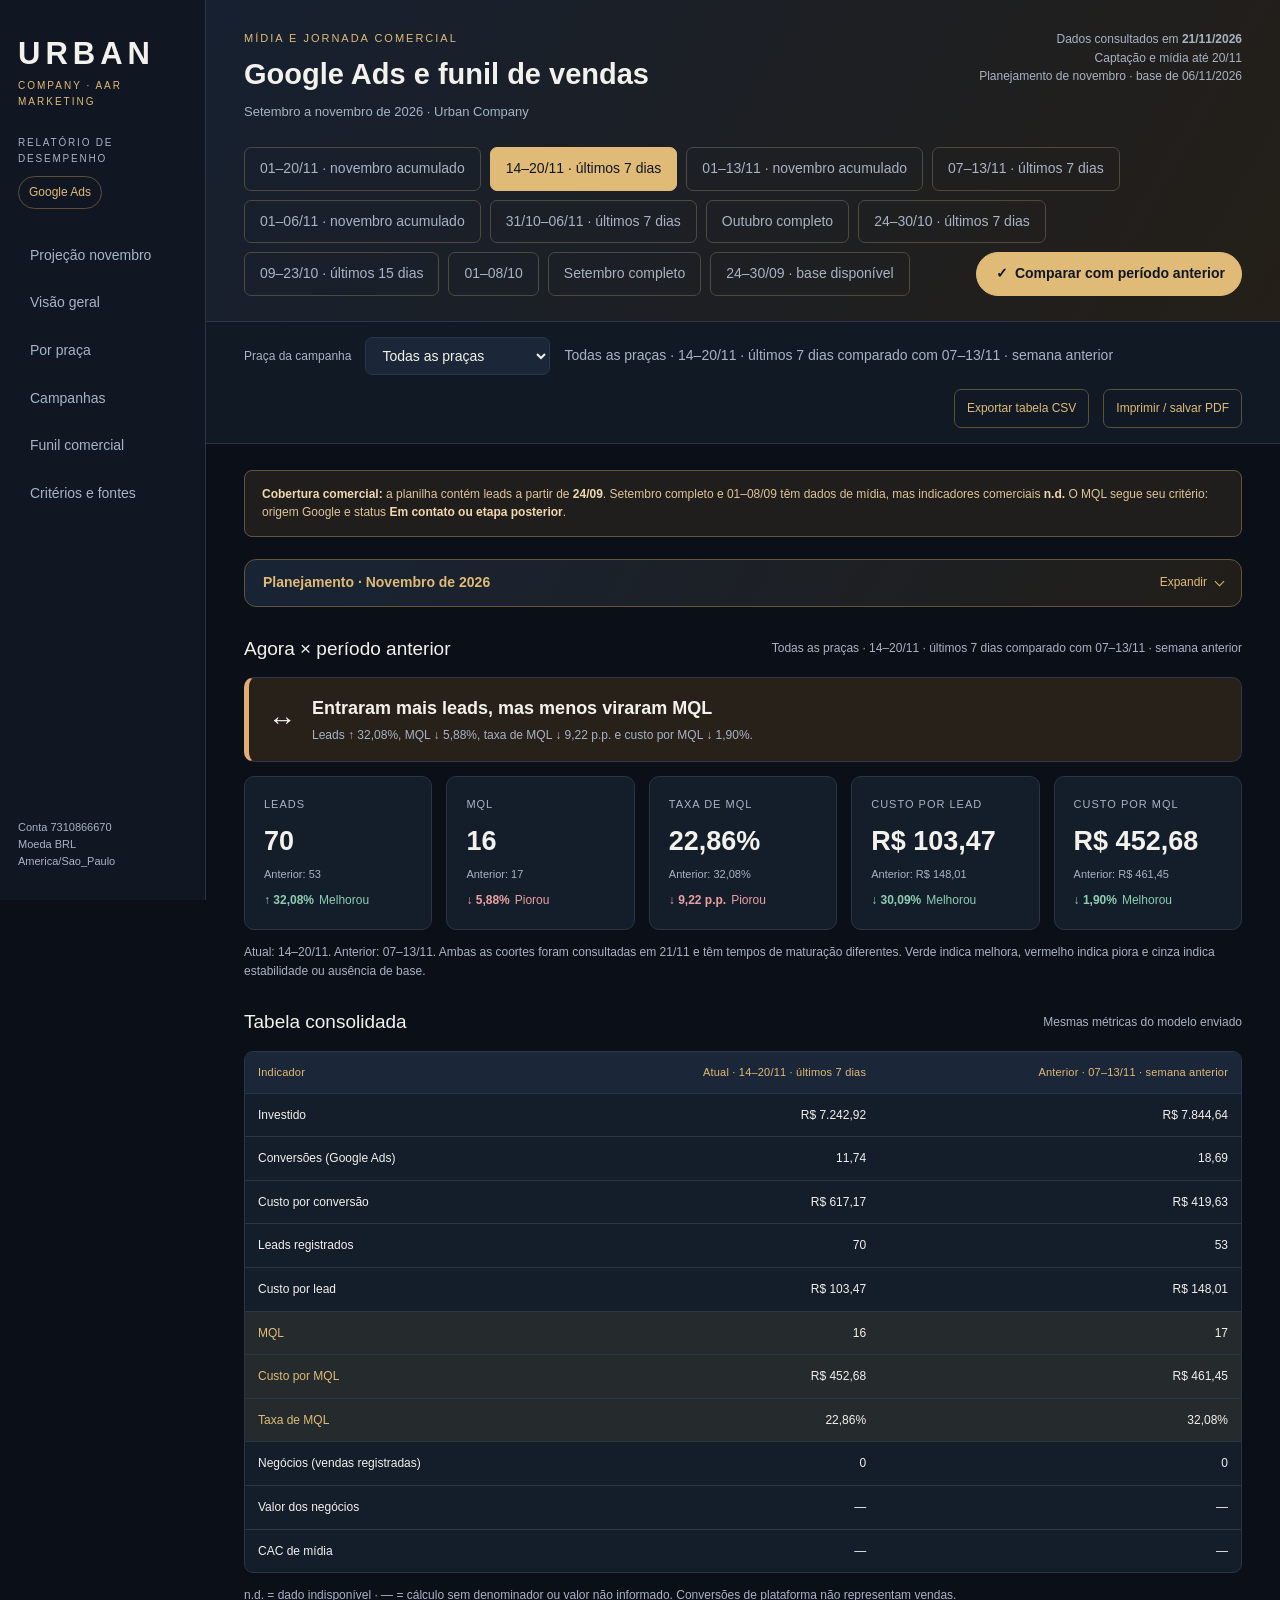
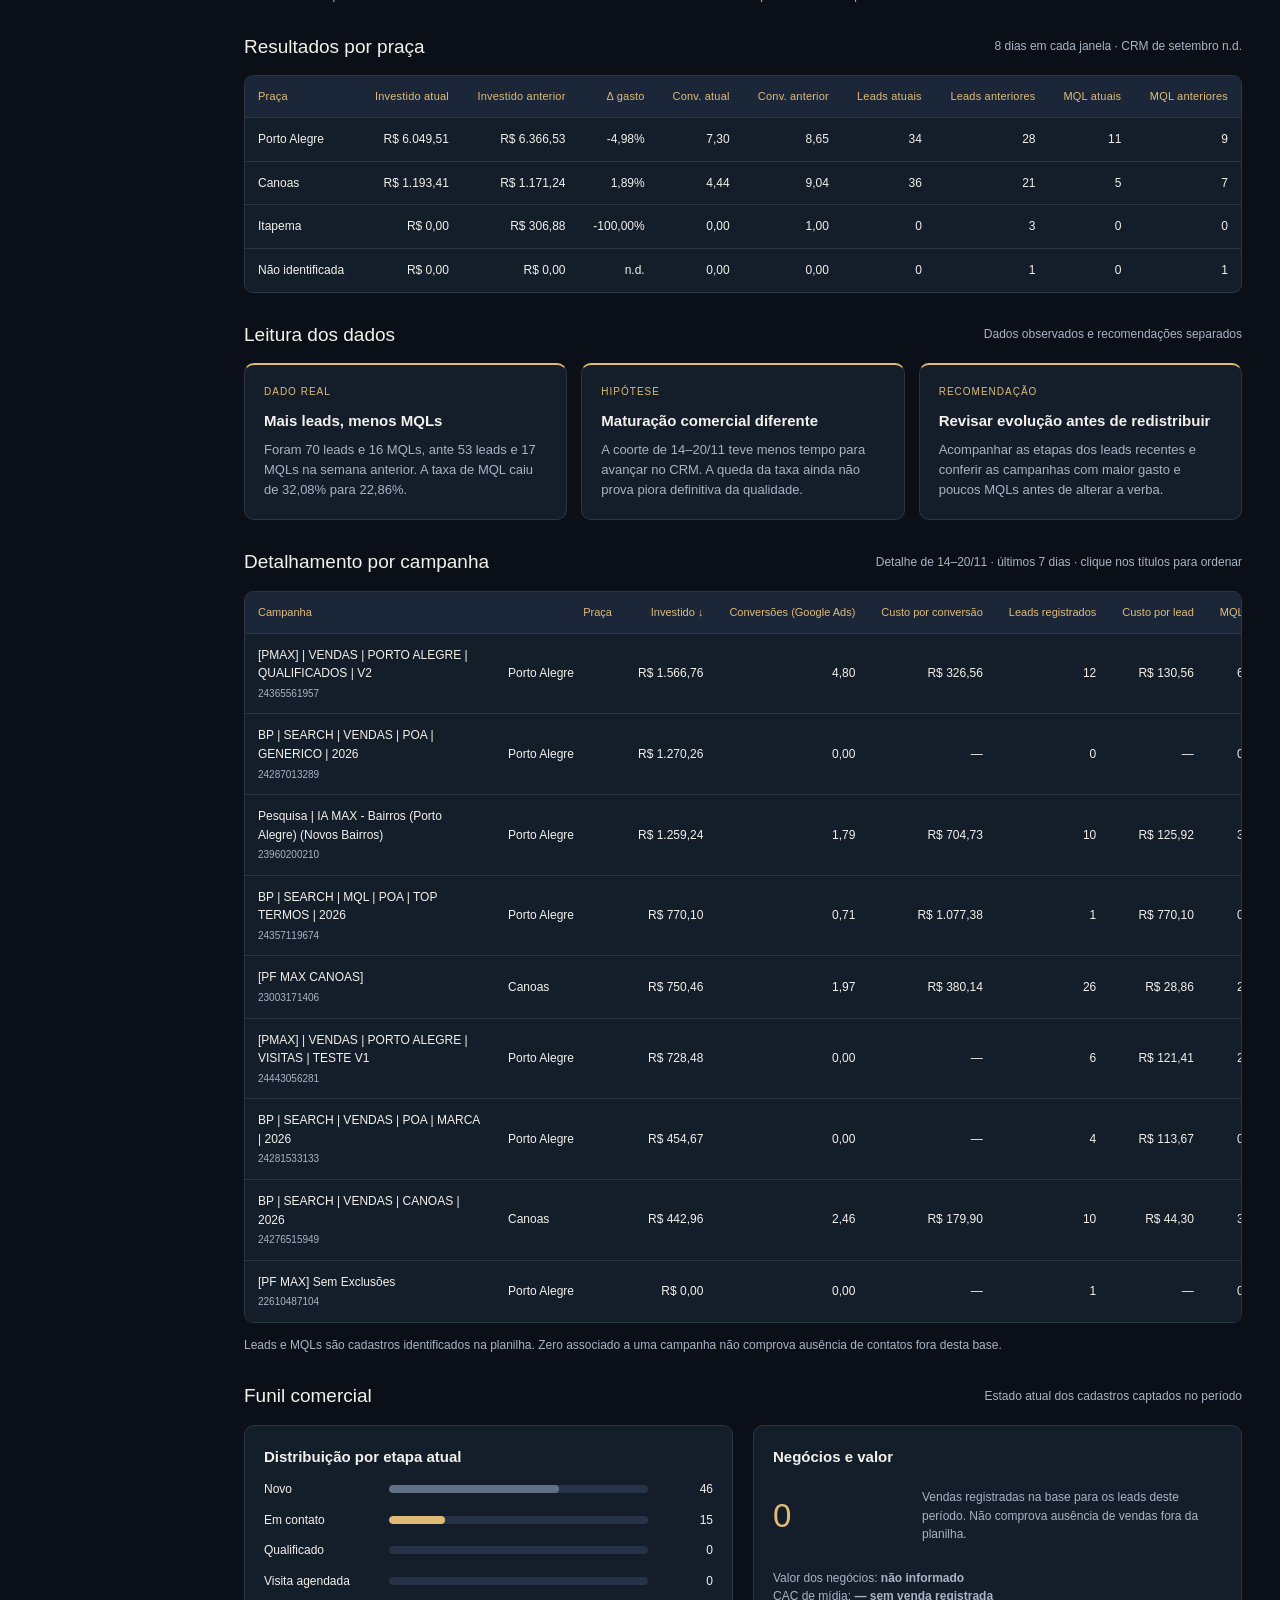
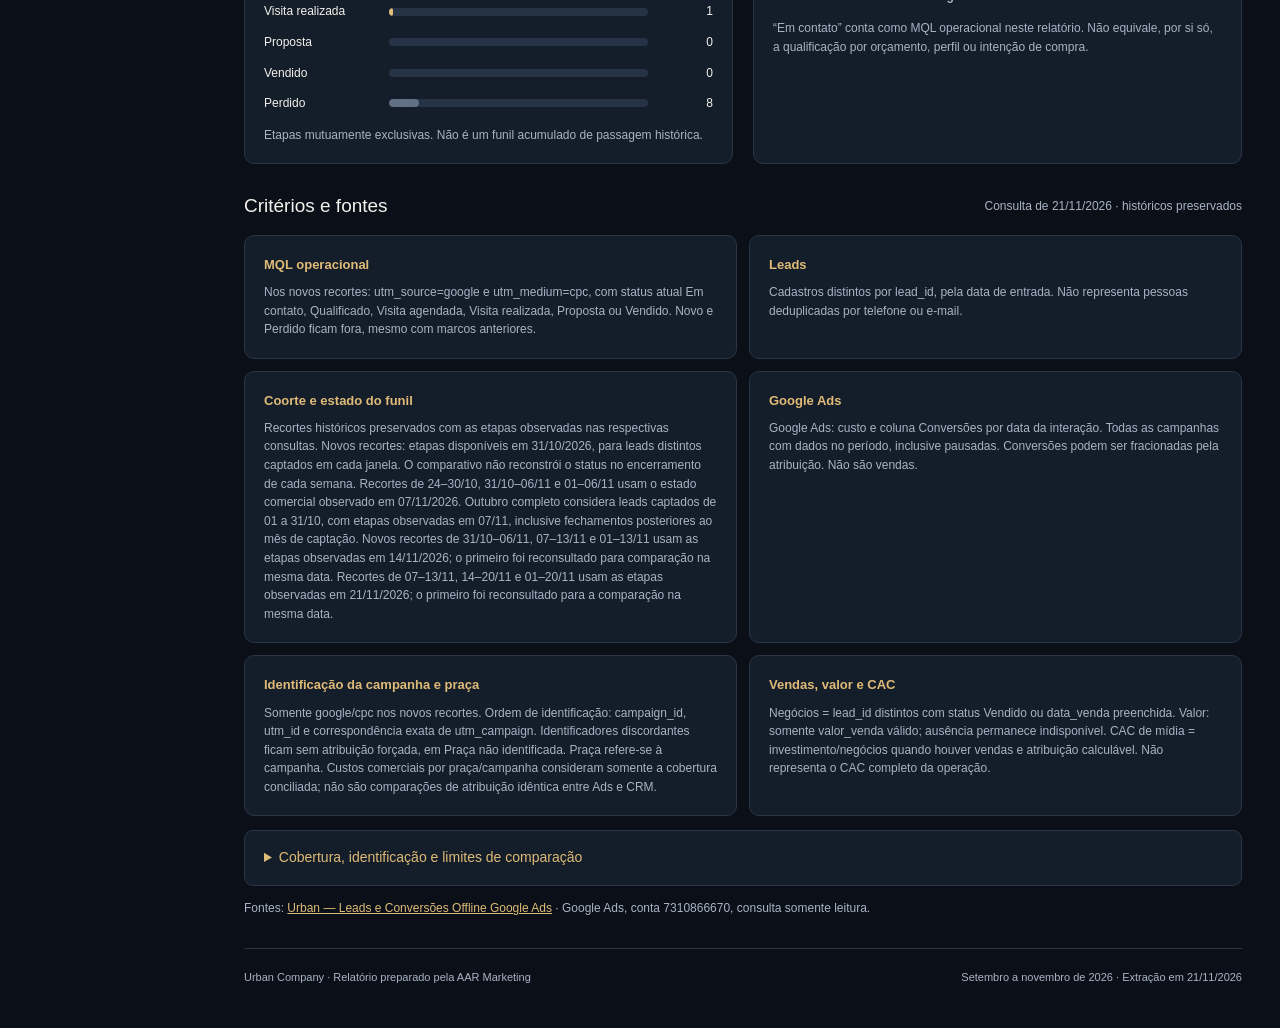
<file: urban/urban.html>
<!doctype html>
<html lang="pt-BR">
<head><meta charset="utf-8"><meta name="viewport" content="width=device-width, initial-scale=1"><title>Urban Company — Google Ads e funil comercial</title>
<style>
:root{--bg:#0b1018;--panel:#141d2a;--panel2:#1b2738;--line:#2a3545;--text:#f3f1eb;--muted:#a8b3c4;--gold:#dfbb77;--green:#8bceb0;--orange:#e4ad77;--red:#e7a1a1}
*{box-sizing:border-box}html{scroll-behavior:smooth}body{margin:0;background:var(--bg);color:var(--text);font-family:Arial,Helvetica,sans-serif;font-size:14px;line-height:1.55}
button,select{font:inherit}button,a,select{touch-action:manipulation}button{cursor:pointer}button:focus-visible,a:focus-visible,select:focus-visible{outline:3px solid var(--gold);outline-offset:4px}
.layout{display:grid;grid-template-columns:206px minmax(0,1fr);min-height:100vh}.sidebar{position:sticky;top:0;height:100vh;padding:30px 18px;background:#101722;border-right:1px solid var(--line);display:flex;flex-direction:column;gap:26px}
.brand{font-size:31px;letter-spacing:5px;font-weight:700}.subbrand{font-size:10px;letter-spacing:2px;color:var(--gold);text-transform:uppercase}.side-kicker{font-size:10px;text-transform:uppercase;letter-spacing:1.8px;color:var(--muted);margin-bottom:10px}
.sidebar nav{display:grid;gap:6px}.sidebar nav a{color:var(--muted);padding:10px 12px;border-radius:7px;text-decoration:none}.sidebar nav a:hover{background:var(--panel2);color:var(--text)}.source-pill{border:1px solid #5d4f36;color:var(--gold);border-radius:20px;padding:6px 10px;display:inline-block;font-size:12px}.side-foot{margin-top:auto;font-size:11px;color:var(--muted)}
main{min-width:0}.hero{padding:30px 38px 25px;background:linear-gradient(120deg,#162030,#241f18);border-bottom:1px solid var(--line)}.eyebrow{font-size:11px;color:var(--gold);letter-spacing:2px;text-transform:uppercase}.hero-top{display:flex;align-items:flex-start;justify-content:space-between;gap:20px}h1{font-size:29px;line-height:1.2;font-weight:600;margin:10px 0}h2{font-size:19px;font-weight:500;margin:0}h3{margin:0 0 8px;font-size:15px}.muted{color:var(--muted)}.hero p{margin:10px 0 0;color:var(--muted);font-size:13px}.top-meta{text-align:right;color:var(--muted);font-size:12px;white-space:nowrap}
.controls{display:flex;gap:9px;align-items:center;flex-wrap:wrap;margin-top:25px}.period{border:1px solid #4f4a40;border-radius:7px;padding:10px 15px;background:transparent;color:var(--muted)}.period:hover,.period[aria-pressed="true"]{background:var(--gold);border-color:var(--gold);color:#101722}.compare-toggle{margin-left:auto;border:1px solid var(--gold);border-radius:999px;padding:10px 16px;background:transparent;color:var(--gold);font-weight:700}.compare-toggle[aria-pressed="true"]{background:var(--gold);color:#101722}.compare-toggle:disabled{opacity:.4;cursor:not-allowed}.compare-toggle .check{display:inline-block;width:18px;text-align:center}
.toolbar{display:flex;gap:14px;align-items:center;flex-wrap:wrap;padding:15px 38px;border-bottom:1px solid var(--line);background:#111925}.toolbar label{font-size:12px;color:var(--muted)}select{background:var(--panel2);color:var(--text);border:1px solid var(--line);padding:9px 12px;border-radius:7px;max-width:100%}.plain-btn{color:var(--gold);background:transparent;border:1px solid #5c503d;border-radius:7px;padding:9px 12px;font-size:12px}.toolbar .right{margin-left:auto}.content{padding:26px 38px 42px;max-width:1600px}
.notice{border:1px solid #65533b;background:#201e1c;border-radius:8px;color:#dfc498;padding:14px 17px;font-size:12px;margin-bottom:22px}.notice b{color:#f0d7ae}
.section-head{display:flex;gap:15px;justify-content:space-between;align-items:center;margin:27px 0 14px}.section-head small{color:var(--muted);font-size:12px}
.kpis{display:grid;grid-template-columns:repeat(4,minmax(0,1fr));gap:14px}.card{background:var(--panel);border:1px solid var(--line);border-radius:10px;padding:19px}.kpi-label{font-size:11px;letter-spacing:1px;color:var(--muted);text-transform:uppercase}.kpi-value{font-size:28px;line-height:1.25;font-weight:600;margin:10px 0 7px}.kpi-value.gold{color:var(--gold)}.kpi-sub{color:var(--muted);font-size:12px}.delta{font-size:12px;margin-top:6px;color:var(--gold)}.rose{color:var(--red)}.comparison-verdict{display:grid;grid-template-columns:auto 1fr;gap:16px;align-items:center;border:1px solid var(--line);border-left:5px solid var(--gold);border-radius:10px;padding:17px 19px;margin-bottom:14px;background:var(--panel)}.comparison-verdict:empty{display:none}.comparison-verdict.good{border-left-color:var(--green);background:#13231f}.comparison-verdict.bad{border-left-color:var(--red);background:#281b20}.comparison-verdict.mixed{border-left-color:var(--orange);background:#272119}.verdict-icon{font-size:28px}.verdict-title{font-size:18px;font-weight:700}.verdict-text{color:var(--muted);font-size:12px;margin-top:3px}.comparison-kpis{grid-template-columns:repeat(5,minmax(0,1fr))}.compare-main{font-size:27px;font-weight:700;margin:8px 0 3px}.compare-prior{font-size:11px;color:var(--muted)}.trend{font-size:12px;font-weight:700;margin-top:8px}.trend.good{color:var(--green)}.trend.bad{color:var(--red)}.trend.neutral{color:var(--muted)}.trend .meaning{font-weight:400;margin-left:5px}
.grid2{display:grid;grid-template-columns:1fr 1fr;gap:14px}.metric-note{color:var(--muted);font-size:12px;margin:13px 0 0}
.table-wrap{overflow:auto;border:1px solid var(--line);border-radius:9px;background:var(--panel)}table{border-collapse:collapse;width:100%;font-variant-numeric:tabular-nums;font-size:12px}th{background:var(--panel2);font-size:11px;letter-spacing:.2px;color:var(--gold);font-weight:500;white-space:nowrap}td,th{padding:12px 13px;border-bottom:1px solid var(--line);text-align:right}th:first-child,td:first-child{text-align:left}tbody tr:last-child td{border-bottom:none}tbody tr:hover{background:#1b2534}.label{text-align:left!important;min-width:130px}.campaign-name{min-width:250px;max-width:350px;white-space:normal}.campaign-id{display:block;font-size:10px;color:var(--muted);margin-top:3px}.total td{background:#263347;color:var(--gold);font-weight:600}.matrix td:first-child{white-space:nowrap}.matrix .mql td{background:#252a2c}.matrix .mql td:first-child{color:var(--gold)}.sort{border:none;background:none;color:inherit;padding:0;font:inherit;cursor:pointer}.blank{color:#8c98aa}.readings{display:grid;grid-template-columns:repeat(3,1fr);gap:14px}.reading{border-top:2px solid var(--gold)}.tag{font-size:10px;letter-spacing:1px;text-transform:uppercase;color:var(--gold);margin-bottom:9px}.reading p{font-size:13px;margin:0;color:var(--muted)}
.status-grid{display:grid;grid-template-columns:1fr 1fr;gap:20px}.bar-row{display:grid;grid-template-columns:115px minmax(30px,1fr) 55px;align-items:center;gap:10px;font-size:12px;margin:12px 0}.bar{height:8px;background:#263346;border-radius:4px;overflow:hidden}.fill{height:100%;background:var(--gold);border-radius:4px}.fill.gray{background:#627086}.status-count{text-align:right;font-variant-numeric:tabular-nums}.sales-box{display:flex;gap:22px;align-items:center;justify-content:space-between}.sales-box strong{font-size:33px;font-weight:500;color:var(--gold)}.sales-box p{font-size:12px;color:var(--muted);max-width:300px}.methods{display:grid;grid-template-columns:1fr 1fr;gap:12px}.method{font-size:12px}.method h3{font-size:13px;color:var(--gold)}.method p{margin:0;color:var(--muted)}details{background:var(--panel);border:1px solid var(--line);border-radius:9px;padding:16px 19px;margin-top:14px}summary{cursor:pointer;color:var(--gold)}details p{color:var(--muted);font-size:12px}
a{color:var(--gold)}footer{font-size:11px;color:var(--muted);border-top:1px solid var(--line);margin-top:30px;padding-top:20px;display:flex;justify-content:space-between;gap:15px}
@media(max-width:1100px){.layout{grid-template-columns:165px minmax(0,1fr)}.sidebar{padding:25px 14px}.hero,.toolbar{padding-left:24px;padding-right:24px}.content{padding:22px 24px}.kpi-value{font-size:23px}.kpis{gap:10px}.card{padding:16px}.readings{grid-template-columns:1fr}}
@media(max-width:760px){.layout{display:block}.sidebar{position:static;height:auto;display:flex;flex-direction:row;align-items:center;justify-content:space-between;padding:15px 18px;gap:12px}.brand{font-size:23px}.sidebar nav,.side-kicker,.side-foot{display:none}.hero{padding:23px 18px}.hero-top{display:block}h1{font-size:25px}.top-meta{text-align:left;margin-top:15px}.toolbar{padding:13px 18px}.toolbar .right{margin-left:0}.content{padding:19px 18px}.kpis{grid-template-columns:1fr 1fr}.grid2,.methods,.status-grid{grid-template-columns:1fr}.period{padding:8px 11px;font-size:12px}.kpi-value{font-size:23px}.section-head{align-items:flex-start}.section-head small{text-align:right}.sales-box{justify-content:flex-start}.bar-row{grid-template-columns:105px minmax(30px,1fr) 50px}footer{display:block}}
@media print{body{background:white;color:#111}.sidebar,.controls,.toolbar,.plain-btn{display:none!important}.layout{display:block}.hero{background:white;color:#111;padding:0 0 15px}.content{padding:0;max-width:none}.card,.table-wrap,details,.notice{background:white;border-color:#bbb;break-inside:avoid}.kpis{grid-template-columns:repeat(4,1fr)}.kpi-value,.gold,h2,h3,th,a,.tag,.kpi-sub,.muted,.method p,.reading p,.metric-note,summary,.notice,.delta{color:#222!important}th,.total td,.matrix .mql td{background:#eee!important;color:#111!important}td,th{padding:7px 6px;border-color:#ccc}table{font-size:9px}.campaign-name{min-width:180px}.table-wrap{overflow:visible}section{break-inside:auto}.section-head{break-after:avoid}.status-grid,.methods{grid-template-columns:1fr 1fr}footer{color:#333}details{display:block}details>*{display:block}header p,.hero .eyebrow,.top-meta{color:#333!important}}

/* Planejamento de novembro: independente dos filtros históricos. */
.forecast{border:1px solid #65533b;border-radius:12px;padding:22px;background:linear-gradient(120deg,#182334,#211e19);margin-bottom:30px}
.forecast .section-head{margin:0 0 15px}.forecast-budget{display:flex;gap:12px;flex-wrap:wrap;margin:15px 0}.forecast-budget span{border:1px solid var(--line);border-radius:7px;padding:8px 12px;color:var(--muted);font-size:12px}.forecast-budget b{color:var(--text)}
.forecast-summary{display:grid;grid-template-columns:repeat(3,minmax(0,1fr));gap:12px;margin:18px 0}.forecast-summary strong{display:block;font-size:28px;color:var(--gold);margin:6px 0}.forecast-summary p{margin:0;font-size:12px;color:var(--muted)}.forecast td,.forecast th{white-space:normal}.forecast .target{color:var(--gold)}.forecast .notice{margin:16px 0 0}.forecast .tag{margin-bottom:5px}
@media(max-width:760px){.forecast{padding:16px}.forecast-summary{grid-template-columns:1fr}.forecast .section-head{display:block}.forecast .section-head small{display:block;text-align:left;margin-top:8px}.forecast td,.forecast th{min-width:105px}}
@media print{.forecast{background:white;border-color:#bbb}.forecast-summary strong,.forecast .target{color:#222!important}}


.forecast{padding:0;margin-bottom:22px}
.forecast-disclosure{margin:0;padding:0;border:0;background:transparent}
.forecast-toggle{display:flex;align-items:center;justify-content:space-between;gap:12px;padding:12px 18px;min-height:44px;list-style:none;border-radius:11px;font-weight:600}
.forecast-toggle::-webkit-details-marker{display:none}
.forecast-toggle:hover{background:rgba(223,187,119,.07)}
.forecast-toggle:focus-visible{outline:2px solid var(--gold);outline-offset:3px}
.forecast-toggle-action{display:flex;align-items:center;gap:9px;font-size:12px;font-weight:400}
.forecast-chevron{width:7px;height:7px;border:solid currentColor;border-width:0 1.5px 1.5px 0;transform:rotate(45deg);margin-top:-3px}
.forecast-collapse,.forecast-disclosure[open] .forecast-expand{display:none}
.forecast-disclosure[open] .forecast-collapse{display:inline}
.forecast-disclosure[open] .forecast-chevron{transform:rotate(225deg);margin-top:3px}
.forecast-content{padding:17px 22px 22px;border-top:1px solid #65533b}
@media(max-width:760px){.forecast-toggle{padding:11px 14px}.forecast-content{padding:14px}}
@media print{.forecast-disclosure{break-inside:auto}.forecast-toggle{display:none}.forecast-content{padding:12px;border-top:0}}
</style>
</head><body><div class="layout">
<aside class="sidebar"><div><div class="brand">URBAN</div><div class="subbrand">Company · AAR Marketing</div></div><div><div class="side-kicker">Relatório de desempenho</div><span class="source-pill">Google Ads</span></div><nav aria-label="Seções"><a href="#projecao-novembro">Projeção novembro</a><a href="#resumo">Visão geral</a><a href="#pracas">Por praça</a><a href="#campanhas">Campanhas</a><a href="#funil">Funil comercial</a><a href="#metodo">Critérios e fontes</a></nav><div class="side-foot">Conta 7310866670<br>Moeda BRL<br>America/Sao_Paulo</div></aside>
<main><header class="hero"><div class="hero-top"><div><div class="eyebrow">Mídia e jornada comercial</div><h1>Google Ads e funil de vendas</h1><p>Setembro a novembro de 2026 · Urban Company</p></div><div class="top-meta">Dados consultados em <b>21/11/2026</b><br>Captação e mídia até 20/11<br>Planejamento de novembro · base de 06/11/2026</div></div><div class="controls" id="periodBar" aria-label="Período"></div></header>
<div class="toolbar"><label for="city">Praça da campanha</label><select id="city"><option value="Total">Todas as praças</option><option value="Porto Alegre">Porto Alegre</option><option value="Canoas">Canoas</option><option value="Itapema">Itapema</option><option value="Não identificada">Praça não identificada</option></select><span class="muted" id="currentFilter"></span><button class="plain-btn right" id="csv">Exportar tabela CSV</button><button class="plain-btn" onclick="window.print()">Imprimir / salvar PDF</button></div>
<div class="content"><div class="notice"><b>Cobertura comercial:</b> a planilha contém leads a partir de <b>24/09</b>. Setembro completo e 01–08/09 têm dados de mídia, mas indicadores comerciais <b>n.d.</b> O MQL segue seu critério: origem Google e status <b>Em contato ou etapa posterior</b>.</div>

<section id="projecao-novembro" class="forecast" aria-labelledby="forecastToggleTitle">
<details class="forecast-disclosure" id="forecastDisclosure">
<summary class="forecast-toggle">
<span id="forecastToggleTitle">Planejamento · Novembro de 2026</span>
<span class="forecast-toggle-action" aria-hidden="true"><span class="forecast-expand">Expandir</span><span class="forecast-collapse">Recolher</span><span class="forecast-chevron"></span></span>
</summary>
<div class="forecast-content">
<div class="section-head"><div><div class="tag">Planejamento · Novembro de 2026</div><h2 id="forecastTitle">Realizado e projeção do mês</h2></div><small>Base consultada em 06/11/2026 · dia parcial</small></div>
<p class="muted">Todas as praças. Este quadro usa o planejamento aprovado de novembro e fica independente dos filtros históricos de período e praça abaixo.</p>
<div class="forecast-budget"><span>Porto Alegre <b>R$ 22.000</b></span><span>Search MQL · verba separada <b>R$ 5.000</b></span><span>Canoas <b>R$ 5.000</b></span><span>Itapema <b>R$ 2.000</b></span></div>
<div class="forecast-summary">
<article class="card"><div class="kpi-label">Orçamento aprovado</div><strong>R$ 34.000</strong><p>Urban Sale fora deste planejamento. Search MQL tem verba própria, além dos R$ 22 mil de POA.</p></article>
<article class="card"><div class="kpi-label">Investido até a consulta</div><strong>R$ 7.812,66</strong><p>Saldo de planejamento: R$ 26.187,34. Gasto de 06/11 ainda parcial; este quadro não tem atualização automática.</p></article>
<article class="card"><div class="kpi-label">Leads · referência de ritmo</div><strong>279</strong><p>Estimativa aritmética mantendo o CPL observado de R$ 122,07. Objetivo com otimização: 340–380 leads.</p></article>
</div>
<div class="table-wrap"><table aria-label="Realizado e planejamento comercial de novembro"><thead><tr><th>Indicador</th><th>Realizado · 01–06/11 parcial</th><th>Referência de planejamento</th><th>Faixa com otimização</th></tr></thead><tbody>
<tr><td>Leads Google Ads</td><td>64</td><td class="target">360</td><td>340–380</td></tr>
<tr><td>Leads com marco Qualificado</td><td>18</td><td class="target">92</td><td>85–100</td></tr>
<tr><td>Visitas agendadas</td><td>3</td><td class="target">32</td><td>28–36</td></tr>
<tr><td>Visitas realizadas</td><td>3</td><td class="target">20</td><td>18–23</td></tr>
<tr><td>Propostas registradas</td><td>0</td><td class="target">3</td><td>2–4</td></tr>
<tr><td>Vendas da coorte de novembro, após maturação</td><td>0</td><td class="target">2</td><td>1–3</td></tr>
</tbody></table></div>
<p class="metric-note"><b>Escopo comercial:</b> leads distintos por lead_id e data de entrada, com utm_source=google e utm_medium=cpc. Qualificação, agendamento, visita e proposta usam marcos registrados; não são status atuais mutuamente exclusivos. “Marco Qualificado” difere do MQL operacional do relatório, que inclui Em contato e exclui Novo/Perdido. O quadro não soma esses conceitos.</p>
<div class="notice"><b>Hipótese de melhoria, não previsão garantida:</b> a faixa de 340–380 leads exige CPL final entre R$ 89,47 e R$ 100,00. Para atingir 360, os próximos 296 leads precisam custar em média R$ 88,47, cerca de 27,5% abaixo do CPL atual. Sem essa melhora, a referência de volume é aproximadamente 279 leads. As faixas são cenários de planejamento, não intervalos estatísticos.</div>
<details><summary>Premissas, maturação e critérios de revisão</summary>
<p><b>Dado real de referência:</b> a coorte de outubro contém 425 leads google/cpc, 106 com marco Qualificado, 31 agendamentos, 20 visitas realizadas, 3 propostas e 2 vendas, conforme extração de 06/11. As etapas podem ocorrer após a entrada do lead. Esse recorte tem critérios e data de consulta próprios; não substitui os snapshots históricos publicados abaixo.</p>
<p><b>Hipótese:</b> melhor distribuição da verba, manutenção das campanhas com evolução comercial e acompanhamento do atendimento podem elevar a eficiência. O planejamento exige consumir o orçamento aprovado; configurar um orçamento diário não comprova execução nem garante consumo integral.</p>
<p><b>Projeções comerciais:</b> os pontos de referência são 360 leads, 92 qualificados, 32 agendamentos, 20 visitas, 3 propostas e 2 vendas. Pressupõem melhora do agendamento frente aos 7,3% observados em outubro e visita realizada próxima da relação histórica de 20/31 agendamentos. Propostas e vendas têm confiança baixa: a base histórica é de apenas 3 e 2 eventos, respectivamente. A amostra não sustenta uma previsão confiável de vendas por cidade.</p>
<p><b>Prazo:</b> a faixa de 1–3 vendas corresponde aos leads captados em novembro após maturação, inclusive em dezembro. Não equivale a 1–3 contratos fechados até 30/11. O volume de contratos no calendário de novembro também pode incluir leads de meses anteriores e não foi estimado neste quadro.</p>
<p><b>Recomendação:</b> revisar volume, CPL e saldo em 12/11; qualidade e visitas em 18/11; e resultados da coorte em 05/12, com nova leitura posterior se ainda houver negociações abertas. Não projetar receita sem valor de venda confirmado.</p>
<p><b>Fontes:</b> Google Ads, conta 7310866670, gasto de 01–06/11 parcial; <a href="https://docs.google.com/spreadsheets/d/1CZo2cEARDqb2v5bRDYz8WOD3gQ3d-GxjMPcTneqPMIo/edit?gid=209300026#gid=209300026" target="_blank" rel="noopener">planilha Urban · base comercial</a>, consulta de 06/11; orçamento aprovado pelo cliente nesta conversa. Somente dados agregados.</p>
</details>
</div>
</details>
</section>

<section id="resumo"><div class="section-head"><h2 id="overviewTitle">Visão geral</h2><small id="overviewSub"></small></div><div id="comparisonVerdict"></div><div class="kpis" id="kpis"></div><p class="metric-note" id="overviewNote"></p>
<div class="section-head"><h2>Tabela consolidada</h2><small>Mesmas métricas do modelo enviado</small></div><div class="table-wrap"><table class="matrix" id="matrix"></table></div><p class="metric-note">n.d. = dado indisponível · — = cálculo sem denominador ou valor não informado. Conversões de plataforma não representam vendas.</p></section>
<section id="pracas"><div class="section-head"><h2>Resultados por praça</h2><small id="cityNote"></small></div><div class="table-wrap"><table id="cityTable"></table></div></section>
<section id="leitura"><div class="section-head"><h2>Leitura dos dados</h2><small>Dados observados e recomendações separados</small></div><div class="readings" id="readings"></div></section>
<section id="campanhas"><div class="section-head"><h2>Detalhamento por campanha</h2><small id="campaignSub">Clique nos títulos para ordenar</small></div><div class="table-wrap"><table id="campaignTable"></table></div><p class="metric-note">Leads e MQLs são cadastros identificados na planilha. Zero associado a uma campanha não comprova ausência de contatos fora desta base.</p></section>
<section id="funil"><div class="section-head"><h2>Funil comercial</h2><small>Estado atual dos cadastros captados no período</small></div><div class="status-grid"><div class="card"><h3>Distribuição por etapa atual</h3><div id="statusBars"></div><p class="metric-note">Etapas mutuamente exclusivas. Não é um funil acumulado de passagem histórica.</p></div><div class="card"><h3>Negócios e valor</h3><div class="sales-box"><strong id="salesCount">0</strong><p id="salesNote"></p></div><p class="metric-note">Valor dos negócios: <b id="revenue">não informado</b><br>CAC de mídia: <b id="cac">—</b></p><p class="metric-note">“Em contato” conta como MQL operacional neste relatório. Não equivale, por si só, a qualificação por orçamento, perfil ou intenção de compra.</p></div></div></section>
<section id="metodo"><div class="section-head"><h2>Critérios e fontes</h2><small>Consulta de 21/11/2026 · históricos preservados</small></div><div class="methods" id="methods"></div><details><summary>Cobertura, identificação e limites de comparação</summary><p id="coverage"></p><p id="conflict"></p><p id="comparison"></p><p>Setembro inclui R$ 1.422,43 em campanhas cuja praça não está identificada no contexto consultado. Elas permanecem no total da conta, na categoria “Não identificada”.</p><p>Nos recortes históricos de setembro, a coluna Conversões inclui GAds - generate_lead e 1 conversão Calls from ads em 30/09. Nos novos recortes, utiliza a coluna de conversões primárias aplicável a cada campanha; alterações nas metas podem mudar sua composição. Não utiliza “Todas as conversões” nem transforma microconversões em vendas.</p><p>Este arquivo contém dados agregados, sem nomes, telefones ou e-mails dos leads. Os filtros reorganizam o snapshot; o arquivo não atualiza a fonte automaticamente.</p></details><p class="metric-note">Fontes: <a id="sourceLink" target="_blank" rel="noopener">Urban — Leads e Conversões Offline Google Ads</a> · Google Ads, conta 7310866670, consulta somente leitura.</p></section>
<footer><span>Urban Company · Relatório preparado pela AAR Marketing</span><span>Setembro a novembro de 2026 · Extração em 21/11/2026</span></footer>
</div></main></div>
<script>
const DATA={"methods":{"date":"2026-11-21","sheet":"https://docs.google.com/spreadsheets/d/1CZo2cEARDqb2v5bRDYz8WOD3gQ3d-GxjMPcTneqPMIo/edit?gid=209300026#gid=209300026","account":"7310866670","mql":"Nos novos recortes: utm_source=google e utm_medium=cpc, com status atual Em contato, Qualificado, Visita agendada, Visita realizada, Proposta ou Vendido. Novo e Perdido ficam fora, mesmo com marcos anteriores.","lead":"Cadastros distintos por lead_id, pela data de entrada. Não representa pessoas deduplicadas por telefone ou e-mail.","cohort":"Recortes históricos preservados com as etapas observadas nas respectivas consultas. Novos recortes: etapas disponíveis em 31/10/2026, para leads distintos captados em cada janela. O comparativo não reconstrói o status no encerramento de cada semana. Recortes de 24–30/10, 31/10–06/11 e 01–06/11 usam o estado comercial observado em 07/11/2026. Outubro completo considera leads captados de 01 a 31/10, com etapas observadas em 07/11, inclusive fechamentos posteriores ao mês de captação. Novos recortes de 31/10–06/11, 07–13/11 e 01–13/11 usam as etapas observadas em 14/11/2026; o primeiro foi reconsultado para comparação na mesma data. Recortes de 07–13/11, 14–20/11 e 01–20/11 usam as etapas observadas em 21/11/2026; o primeiro foi reconsultado para a comparação na mesma data.","coverage":"A planilha inicia em 24/09/2026. Leads, MQL e custos comerciais de setembro completo, 01–08/09 e 01–23/09 são n.d. A janela 24–30/09 mostra apenas a base disponível.","ads":"Google Ads: custo e coluna Conversões por data da interação. Todas as campanhas com dados no período, inclusive pausadas. Conversões podem ser fracionadas pela atribuição. Não são vendas.","sales":"Negócios = lead_id distintos com status Vendido ou data_venda preenchida. Valor: somente valor_venda válido; ausência permanece indisponível. CAC de mídia = investimento/negócios quando houver vendas e atribuição calculável. Não representa o CAC completo da operação.","attribution":"Somente google/cpc nos novos recortes. Ordem de identificação: campaign_id, utm_id e correspondência exata de utm_campaign. Identificadores discordantes ficam sem atribuição forçada, em Praça não identificada. Praça refere-se à campanha. Custos comerciais por praça/campanha consideram somente a cobertura conciliada; não são comparações de atribuição idêntica entre Ads e CRM.","conflict":"Novos recortes da consulta de 31/10: 6 conflitos em 17–23/10, 5 em 24–30/10 e 19 no acumulado 01–30/10. Permanecem no total Google e na Praça não identificada; a atribuição por campanha não é forçada. Recortes anteriores preservam seus critérios e snapshots. Em 07/11, foram 5 conflitos em 24–30/10, 1 em 31/10–06/11 e 1 no acumulado de novembro. Outubro completo tem 19 conflitos de atribuição e 0 leads sem campanha identificada. Em 14/11, há 1 conflito em 31/10–06/11, 1 em 07–13/11 e 2 no acumulado de novembro. Um deles tem utm_id de Search Canoas e utm_campaign de PMax Canoas. Na consulta de 21/11, há 1 conflito em 07–13/11, nenhum em 14–20/11 e 2 no acumulado de novembro. Os conflitos ficam na praça não identificada.","comparison":"Comparação principal disponível: 24–30/10 × 17–23/10, ambos com 7 dias completos. O acumulado 01–30/10 pode ser comparado com setembro completo para mídia; o CRM de setembro é n.d. porque a planilha começa em 24/09. Janelas anteriores têm mais tempo de maturação; mudanças de metas e campanhas afetam a composição de Conversões. Comparação mais recente: 31/10–06/11 × 24–30/10, 7 dias completos em cada janela e CRM consultado na mesma data. Comparação atual: 07–13/11 × 31/10–06/11, 7 dias completos em cada janela; CRM reconsultado em 14/11 e mídia do Google Ads atualizada na mesma data. Conversões Ads de períodos antigos podem mudar após atribuição tardia. Comparação mais recente: 14–20/11 × 07–13/11, 7 dias completos cada; ambos com status do CRM reconsultado em 21/11. Conversões Ads do período anterior podem mudar por atribuição tardia.","freshness":"Consulta em 31/10/2026. Novos indicadores de captação e mídia terminam em 30/10; 3 captações de 31/10 foram excluídas, sendo 1 google/cpc. Dados comerciais são o estado disponível na consulta. Recortes antigos preservam suas extrações anteriores. Consulta de 07/11/2026: mídia e captação até 06/11, com o dia 07/11 excluído. Consulta de 14/11/2026: mídia e captação até 13/11; 1 captação de 14/11 excluída. Planilha percorrida integralmente, com 966 registros até a consulta. Consulta de 21/11/2026: mídia e captação até 20/11; 4 captações de 21/11 excluídas. Planilha percorrida integralmente, com 1.089 registros na consulta.","currency":"BRL; fuso America/Sao_Paulo. Investido significa gasto realizado, não orçamento configurado."},"periods":[{"key":"SEP","label":"Setembro completo","start":"2026-09-01","end":"2026-09-30","crm":false,"snapshot":"2026-10-31"},{"key":"SEP_CRM","label":"24–30/09","start":"2026-09-24","end":"2026-09-30","crm":true,"snapshot":"2026-10-31"},{"key":"SEP8","label":"01–08/09","start":"2026-09-01","end":"2026-09-08","crm":false,"snapshot":"2026-10-31"},{"key":"OCT8","label":"01–08/10","start":"2026-10-01","end":"2026-10-08","crm":true,"snapshot":"2026-10-31"},{"key":"WEEK_PREV_20261009","label":"03–09/10 · semana anterior","start":"2026-10-03","end":"2026-10-09","crm":true,"snapshot":"2026-10-17"},{"key":"WEEK_20261016","label":"10–16/10 · últimos 7 dias","start":"2026-10-10","end":"2026-10-16","crm":true,"snapshot":"2026-10-17"},{"key":"MTD_20261016","label":"01–16/10 · outubro acumulado","start":"2026-10-01","end":"2026-10-16","crm":true,"snapshot":"2026-10-17"},{"key":"WEEK_PREV_20261016_R20261024","label":"10–16/10 · semana anterior","start":"2026-10-10","end":"2026-10-16","crm":true,"snapshot":"2026-10-24"},{"key":"WEEK_20261023","label":"17–23/10 · últimos 7 dias","start":"2026-10-17","end":"2026-10-23","crm":true,"snapshot":"2026-10-24"},{"key":"MTD_20261023","label":"01–23/10 · outubro acumulado","start":"2026-10-01","end":"2026-10-23","crm":true,"snapshot":"2026-10-24"},{"key":"PREV15_20261008","label":"24/09–08/10 · 15 dias anteriores","start":"2026-09-24","end":"2026-10-08","crm":true,"snapshot":"2026-11-07"},{"key":"CUR15_20261023","label":"09–23/10 · últimos 15 dias","start":"2026-10-09","end":"2026-10-23","crm":true,"snapshot":"2026-11-07"},{"key":"MTD_PREV_20260923","label":"01–23/09 · mês anterior","start":"2026-09-01","end":"2026-09-23","crm":false,"snapshot":"2026-10-24"},{"key":"WEEK_PREV_20261023_R20261031","label":"17–23/10 · semana anterior","start":"2026-10-17","end":"2026-10-23","crm":true,"snapshot":"2026-10-31"},{"key":"WEEK_20261030","label":"24–30/10 · últimos 7 dias","start":"2026-10-24","end":"2026-10-30","crm":true,"snapshot":"2026-10-31"},{"key":"MTD_20261030","label":"01–30/10 · outubro acumulado","start":"2026-10-01","end":"2026-10-30","crm":true,"snapshot":"2026-10-31"},{"key":"WEEK_PREV_20261030_R20261107","label":"24–30/10 · semana anterior","start":"2026-10-24","end":"2026-10-30","crm":true,"snapshot":"2026-11-07"},{"key":"WEEK_20261106","label":"31/10–06/11 · últimos 7 dias","start":"2026-10-31","end":"2026-11-06","crm":true,"snapshot":"2026-11-07"},{"key":"MTD_20261106","label":"01–06/11 · novembro acumulado","start":"2026-11-01","end":"2026-11-06","crm":true,"snapshot":"2026-11-07"},{"key":"OCT_20261031_R20261107","label":"Outubro completo","start":"2026-10-01","end":"2026-10-31","crm":true,"snapshot":"2026-11-07"},{"key":"WEEK_PREV_20261106_R20261114","label":"31/10–06/11 · semana anterior","start":"2026-10-31","end":"2026-11-06","crm":true,"snapshot":"2026-11-14"},{"key":"WEEK_20261113","label":"07–13/11 · últimos 7 dias","start":"2026-11-07","end":"2026-11-13","crm":true,"snapshot":"2026-11-14"},{"key":"MTD_20261113","label":"01–13/11 · novembro acumulado","start":"2026-11-01","end":"2026-11-13","crm":true,"snapshot":"2026-11-14"},{"key":"WEEK_PREV_20261113_R20261121","label":"07–13/11 · semana anterior","start":"2026-11-07","end":"2026-11-13","crm":true,"snapshot":"2026-11-21"},{"key":"WEEK_20261120","label":"14–20/11 · últimos 7 dias","start":"2026-11-14","end":"2026-11-20","crm":true,"snapshot":"2026-11-21"},{"key":"MTD_20261120","label":"01–20/11 · novembro acumulado","start":"2026-11-01","end":"2026-11-20","crm":true,"snapshot":"2026-11-21"}],"metrics":[{"period":"SEP","city":"Total","spend":31404.793345000006,"conv":360.23597,"costConv":87.17839405376428,"leads":null,"mql":null,"cpl":null,"cpmql":null,"mqlRate":null,"sales":null,"revenue":null,"cac":null,"clicks":29086,"impressions":405448},{"period":"SEP","city":"Porto Alegre","spend":22968.117325999996,"conv":245.58130000000008,"costConv":93.52551405990597,"leads":null,"mql":null,"cpl":null,"cpmql":null,"mqlRate":null,"sales":null,"revenue":null,"cac":null,"clicks":22205,"impressions":326906},{"period":"SEP","city":"Canoas","spend":5014.419363999999,"conv":74.68504599999999,"costConv":67.14087535006674,"leads":null,"mql":null,"cpl":null,"cpmql":null,"mqlRate":null,"sales":null,"revenue":null,"cac":null,"clicks":5490,"impressions":54805},{"period":"SEP","city":"Itapema","spend":1999.8274669999998,"conv":7,"costConv":285.6896381428571,"leads":null,"mql":null,"cpl":null,"cpmql":null,"mqlRate":null,"sales":null,"revenue":null,"cac":null,"clicks":794,"impressions":17363},{"period":"SEP","city":"Não identificada","spend":1422.4291879999998,"conv":32.969623999999996,"costConv":43.14362784361751,"leads":null,"mql":null,"cpl":null,"cpmql":null,"mqlRate":null,"sales":null,"revenue":null,"cac":null,"clicks":597,"impressions":6374},{"period":"SEP_CRM","city":"Total","spend":7590.206082000001,"conv":60.82201,"costConv":124.79373966759732,"leads":71,"mql":17,"cpl":106.90431101408451,"cpmql":446.48271070588237,"mqlRate":0.23943661971830985,"sales":0,"revenue":null,"cac":null,"clicks":5951,"impressions":74312},{"period":"SEP_CRM","city":"Porto Alegre","spend":4428.944784,"conv":39.605000000000004,"costConv":111.82792031309178,"leads":46,"mql":14,"cpl":96.28140834782609,"cpmql":316.3531988571429,"mqlRate":0.30434782608695654,"sales":0,"revenue":null,"cac":null,"clicks":3842,"impressions":43816},{"period":"SEP_CRM","city":"Canoas","spend":1161.433831,"conv":14.217009999999998,"costConv":81.69325554388723,"leads":15,"mql":3,"cpl":77.42892206666667,"cpmql":387.14461033333333,"mqlRate":0.2,"sales":0,"revenue":null,"cac":null,"clicks":1315,"impressions":13133},{"period":"SEP_CRM","city":"Itapema","spend":1999.8274669999998,"conv":7,"costConv":285.6896381428571,"leads":10,"mql":0,"cpl":199.98274669999998,"cpmql":null,"mqlRate":0,"sales":0,"revenue":null,"cac":null,"clicks":794,"impressions":17363},{"period":"SEP_CRM","city":"Não identificada","spend":0,"conv":0,"costConv":null,"leads":0,"mql":0,"cpl":null,"cpmql":null,"mqlRate":null,"sales":0,"revenue":null,"cac":null,"clicks":0,"impressions":0},{"period":"SEP8","city":"Total","spend":8502.873639,"conv":94.731321,"costConv":89.75778601250583,"leads":null,"mql":null,"cpl":null,"cpmql":null,"mqlRate":null,"sales":null,"revenue":null,"cac":null,"clicks":8125,"impressions":136014},{"period":"SEP8","city":"Porto Alegre","spend":6470.792938,"conv":68.72354700000001,"costConv":94.15685337079587,"leads":null,"mql":null,"cpl":null,"cpmql":null,"mqlRate":null,"sales":null,"revenue":null,"cac":null,"clicks":6436,"impressions":118624},{"period":"SEP8","city":"Canoas","spend":1576.908057,"conv":16.007773999999998,"costConv":98.50889055530146,"leads":null,"mql":null,"cpl":null,"cpmql":null,"mqlRate":null,"sales":null,"revenue":null,"cac":null,"clicks":1515,"impressions":15578},{"period":"SEP8","city":"Itapema","spend":0,"conv":0,"costConv":null,"leads":null,"mql":null,"cpl":null,"cpmql":null,"mqlRate":null,"sales":null,"revenue":null,"cac":null,"clicks":0,"impressions":0},{"period":"SEP8","city":"Não identificada","spend":455.172644,"conv":10,"costConv":45.5172644,"leads":null,"mql":null,"cpl":null,"cpmql":null,"mqlRate":null,"sales":null,"revenue":null,"cac":null,"clicks":174,"impressions":1812},{"period":"OCT8","city":"Total","spend":8694.512396000002,"conv":82.74315599999998,"costConv":105.07832691322535,"leads":76,"mql":16,"cpl":114.40147889473687,"cpmql":543.4070247500001,"mqlRate":0.21052631578947367,"sales":0,"revenue":null,"cac":null,"clicks":7973,"impressions":97033},{"period":"OCT8","city":"Porto Alegre","spend":6622.446508000001,"conv":57.36064900000001,"costConv":115.4527820631876,"leads":48,"mql":8,"cpl":137.96763558333336,"cpmql":827.8058135000001,"mqlRate":0.16666666666666666,"sales":0,"revenue":null,"cac":null,"clicks":6040,"impressions":75171},{"period":"OCT8","city":"Canoas","spend":1346.725148,"conv":17.387278000000002,"costConv":77.45462791818247,"leads":20,"mql":8,"cpl":67.3362574,"cpmql":168.3406435,"mqlRate":0.4,"sales":0,"revenue":null,"cac":null,"clicks":1450,"impressions":14457},{"period":"OCT8","city":"Itapema","spend":725.3407399999999,"conv":7.995229,"costConv":90.72169665184073,"leads":8,"mql":0,"cpl":90.66759249999998,"cpmql":null,"mqlRate":0,"sales":0,"revenue":null,"cac":null,"clicks":483,"impressions":7405},{"period":"OCT8","city":"Não identificada","spend":0,"conv":0,"costConv":null,"leads":0,"mql":0,"cpl":null,"cpmql":null,"mqlRate":null,"sales":0,"revenue":null,"cac":null,"clicks":0,"impressions":0},{"period":"WEEK_PREV_20261009","city":"Total","spend":8090.36118,"conv":84.806286,"leads":75,"mql":9,"sales":0,"revenue":null,"cac":null,"costConv":95.39813098288492,"cpl":107.8714824,"cpmql":898.92902,"mqlRate":0.12},{"period":"WEEK_PREV_20261009","city":"Porto Alegre","spend":6403.3937670000005,"conv":59.431025,"leads":49,"mql":6,"sales":0,"revenue":null,"cac":null,"costConv":107.74496598367604,"cpl":130.6815054489796,"cpmql":1067.2322945,"mqlRate":0.12244897959183673},{"period":"WEEK_PREV_20261009","city":"Canoas","spend":1230.2742600000001,"conv":14.377476,"leads":15,"mql":3,"sales":0,"revenue":null,"cac":null,"costConv":85.56955754960052,"cpl":82.01828400000001,"cpmql":410.09142,"mqlRate":0.2},{"period":"WEEK_PREV_20261009","city":"Itapema","spend":456.693153,"conv":10.997785,"leads":8,"mql":0,"sales":0,"revenue":null,"cac":null,"costConv":41.52592117412733,"cpl":57.086644125,"cpmql":null,"mqlRate":0},{"period":"WEEK_PREV_20261009","city":"Não identificada","spend":0,"conv":0,"leads":3,"mql":0,"sales":0,"revenue":null,"cac":null,"costConv":null,"cpl":null,"cpmql":null,"mqlRate":0,"commercialCostUnavailable":true},{"period":"WEEK_20261016","city":"Total","spend":9554.141561,"conv":115.70263700000001,"leads":127,"mql":26,"sales":0,"revenue":null,"cac":null,"costConv":82.57496811416667,"cpl":75.22946111023623,"cpmql":367.4669831153846,"mqlRate":0.2047244094488189},{"period":"WEEK_20261016","city":"Porto Alegre","spend":8015.831215,"conv":86.387243,"leads":77,"mql":16,"sales":0,"revenue":null,"cac":null,"costConv":92.78952466395994,"cpl":104.1017040909091,"cpmql":500.9894509375,"mqlRate":0.2077922077922078},{"period":"WEEK_20261016","city":"Canoas","spend":1176.557542,"conv":15.815394,"leads":34,"mql":4,"sales":0,"revenue":null,"cac":null,"costConv":74.39318565190347,"cpl":34.604633588235295,"cpmql":294.1393855,"mqlRate":0.11764705882352941},{"period":"WEEK_20261016","city":"Itapema","spend":361.75280399999997,"conv":13.5,"leads":12,"mql":4,"sales":0,"revenue":null,"cac":null,"costConv":26.796504,"cpl":30.146067,"cpmql":90.43820099999999,"mqlRate":0.3333333333333333},{"period":"WEEK_20261016","city":"Não identificada","spend":0,"conv":0,"leads":4,"mql":2,"sales":0,"revenue":null,"cac":null,"costConv":null,"cpl":null,"cpmql":null,"mqlRate":0.5,"commercialCostUnavailable":true},{"period":"MTD_20261016","city":"Total","spend":19709.927447999995,"conv":218.506248,"leads":215,"mql":41,"sales":0,"revenue":null,"cac":null,"costConv":90.20303825820118,"cpl":91.67408115348834,"cpmql":480.72993775609746,"mqlRate":0.19069767441860466},{"period":"MTD_20261016","city":"Porto Alegre","spend":15870.645850999997,"conv":156.808347,"leads":133,"mql":24,"sales":0,"revenue":null,"cac":null,"costConv":101.21046586250921,"cpl":119.32816429323306,"cpmql":661.2769104583332,"mqlRate":0.18045112781954886},{"period":"MTD_20261016","city":"Canoas","spend":2680.3412770000004,"conv":36.202672,"leads":54,"mql":11,"sales":0,"revenue":null,"cac":null,"costConv":74.0371118739523,"cpl":49.63594957407408,"cpmql":243.66738881818185,"mqlRate":0.2037037037037037},{"period":"MTD_20261016","city":"Itapema","spend":1158.94032,"conv":25.495229000000002,"leads":20,"mql":4,"sales":0,"revenue":null,"cac":null,"costConv":45.457144942687115,"cpl":57.947016,"cpmql":289.73508,"mqlRate":0.2},{"period":"MTD_20261016","city":"Não identificada","spend":0,"conv":0,"leads":8,"mql":2,"sales":0,"revenue":null,"cac":null,"costConv":null,"cpl":null,"cpmql":null,"mqlRate":0.25,"commercialCostUnavailable":true},{"period":"WEEK_PREV_20261016_R20261024","city":"Total","spend":9553.731518,"conv":119.200495,"costConv":80.14842151452476,"leads":127,"mql":21,"cpl":75.22623242519686,"cpmql":454.93959609523813,"mqlRate":0.16535433070866143,"sales":0,"revenue":null,"cac":null,"clicks":6931,"impressions":63358,"revenueValidSales":0,"revenueMissingSales":0},{"period":"WEEK_PREV_20261016_R20261024","city":"Porto Alegre","spend":8015.421172,"conv":89.884459,"costConv":89.1747167549843,"leads":77,"mql":16,"cpl":104.09637885714287,"cpmql":500.96382325,"mqlRate":0.2077922077922078,"sales":0,"revenue":null,"cac":null,"clicks":5291,"impressions":48356,"revenueValidSales":0,"revenueMissingSales":0},{"period":"WEEK_PREV_20261016_R20261024","city":"Canoas","spend":1176.557542,"conv":15.815394,"costConv":74.39318565190347,"leads":34,"mql":4,"cpl":34.604633588235295,"cpmql":294.1393855,"mqlRate":0.11764705882352941,"sales":0,"revenue":null,"cac":null,"clicks":1252,"impressions":11089,"revenueValidSales":0,"revenueMissingSales":0},{"period":"WEEK_PREV_20261016_R20261024","city":"Itapema","spend":361.75280399999997,"conv":13.500642,"costConv":26.79522973796357,"leads":12,"mql":0,"cpl":30.146067,"cpmql":null,"mqlRate":0,"sales":0,"revenue":null,"cac":null,"clicks":388,"impressions":3913,"revenueValidSales":0,"revenueMissingSales":0},{"period":"WEEK_PREV_20261016_R20261024","city":"Não identificada","spend":0,"conv":0,"costConv":null,"leads":4,"mql":1,"cpl":null,"cpmql":null,"mqlRate":0.25,"sales":0,"revenue":null,"cac":null,"clicks":0,"impressions":0,"revenueValidSales":0,"revenueMissingSales":0},{"period":"WEEK_20261023","city":"Total","spend":8973.550011000001,"conv":65.658307,"costConv":136.6704446247754,"leads":89,"mql":21,"cpl":100.82640461797754,"cpmql":427.3119052857143,"mqlRate":0.23595505617977527,"sales":0,"revenue":null,"cac":null,"clicks":7497,"impressions":75901,"revenueValidSales":0,"revenueMissingSales":0},{"period":"WEEK_20261023","city":"Porto Alegre","spend":7449.433552,"conv":46.70978,"costConv":159.48337911246853,"leads":56,"mql":16,"cpl":133.02559914285715,"cpmql":465.589597,"mqlRate":0.2857142857142857,"sales":0,"revenue":null,"cac":null,"clicks":5803,"impressions":60576,"revenueValidSales":0,"revenueMissingSales":0},{"period":"WEEK_20261023","city":"Canoas","spend":1079.979404,"conv":7.962623,"costConv":135.63111100450192,"leads":19,"mql":5,"cpl":56.84102126315789,"cpmql":215.99588079999998,"mqlRate":0.2631578947368421,"sales":0,"revenue":null,"cac":null,"clicks":1170,"impressions":10392,"revenueValidSales":0,"revenueMissingSales":0},{"period":"WEEK_20261023","city":"Itapema","spend":444.13705500000003,"conv":10.985904,"costConv":40.42790242842101,"leads":8,"mql":0,"cpl":55.517131875000004,"cpmql":null,"mqlRate":0,"sales":0,"revenue":null,"cac":null,"clicks":524,"impressions":4933,"revenueValidSales":0,"revenueMissingSales":0},{"period":"WEEK_20261023","city":"Não identificada","spend":0,"conv":0,"costConv":null,"leads":6,"mql":0,"cpl":null,"cpmql":null,"mqlRate":0,"sales":0,"revenue":null,"cac":null,"clicks":0,"impressions":0,"revenueValidSales":0,"revenueMissingSales":0},{"period":"MTD_20261023","city":"Total","spend":28683.067415999998,"conv":291.20345199999997,"costConv":98.49837705907416,"leads":304,"mql":54,"cpl":94.35219544736842,"cpmql":531.167915111111,"mqlRate":0.17763157894736842,"sales":0,"revenue":null,"cac":null,"clicks":23486,"impressions":249905,"revenueValidSales":0,"revenueMissingSales":0},{"period":"MTD_20261023","city":"Porto Alegre","spend":23319.66936,"conv":208.556382,"costConv":111.81470035282832,"leads":189,"mql":39,"cpl":123.38449396825396,"cpmql":597.94024,"mqlRate":0.20634920634920634,"sales":0,"revenue":null,"cac":null,"clicks":17987,"impressions":195064,"revenueValidSales":0,"revenueMissingSales":0},{"period":"MTD_20261023","city":"Canoas","spend":3760.320681,"conv":44.165295,"costConv":85.14198039433451,"leads":73,"mql":14,"cpl":51.511242205479455,"cpmql":268.5943343571429,"mqlRate":0.1917808219178082,"sales":0,"revenue":null,"cac":null,"clicks":4039,"impressions":37810,"revenueValidSales":0,"revenueMissingSales":0},{"period":"MTD_20261023","city":"Itapema","spend":1603.077375,"conv":38.481775,"costConv":41.65809334418696,"leads":28,"mql":0,"cpl":57.25276339285715,"cpmql":null,"mqlRate":0,"sales":0,"revenue":null,"cac":null,"clicks":1460,"impressions":17031,"revenueValidSales":0,"revenueMissingSales":0},{"period":"MTD_20261023","city":"Não identificada","spend":0,"conv":0,"costConv":null,"leads":14,"mql":1,"cpl":null,"cpmql":null,"mqlRate":0.07142857142857142,"sales":0,"revenue":null,"cac":null,"clicks":0,"impressions":0,"revenueValidSales":0,"revenueMissingSales":0},{"period":"PREV15_20261008","city":"Total","spend":16280.609765,"conv":152.61905700000003,"costConv":106.67481561624376,"leads":147,"mql":20,"cpl":110.75244738095238,"cpmql":814.03048825,"mqlRate":0.1360544217687075,"sales":0,"revenue":null,"cac":null,"clicks":13916,"impressions":171280,"revenueValidSales":0,"revenueMissingSales":0},{"period":"PREV15_20261008","city":"Porto Alegre","spend":11047.490029,"conv":98.94948699999999,"costConv":111.64777467719465,"leads":87,"mql":12,"cpl":126.98264401149426,"cpmql":920.6241690833334,"mqlRate":0.13793103448275862,"sales":0,"revenue":null,"cac":null,"clicks":9875,"impressions":118922,"revenueValidSales":0,"revenueMissingSales":0},{"period":"PREV15_20261008","city":"Canoas","spend":2508.158979,"conv":33.674341,"costConv":74.48279326386817,"leads":35,"mql":6,"cpl":71.6616851142857,"cpmql":418.02649649999995,"mqlRate":0.17142857142857143,"sales":0,"revenue":null,"cac":null,"clicks":2765,"impressions":27591,"revenueValidSales":0,"revenueMissingSales":0},{"period":"PREV15_20261008","city":"Itapema","spend":2724.960757,"conv":19.995229000000002,"costConv":136.2805475746239,"leads":15,"mql":0,"cpl":181.66405046666665,"cpmql":null,"mqlRate":0,"sales":0,"revenue":null,"cac":null,"clicks":1276,"impressions":24767,"revenueValidSales":0,"revenueMissingSales":0},{"period":"PREV15_20261008","city":"Não identificada","spend":0,"conv":0,"costConv":null,"leads":10,"mql":2,"cpl":null,"cpmql":null,"mqlRate":0.2,"sales":0,"revenue":null,"cac":null,"clicks":0,"impressions":0,"revenueValidSales":0,"revenueMissingSales":0},{"period":"CUR15_20261023","city":"Total","spend":19992.663732999998,"conv":202.80979200000002,"costConv":98.5783947404275,"leads":228,"mql":35,"cpl":87.6871216359649,"cpmql":571.2189638,"mqlRate":0.15350877192982457,"sales":1,"revenue":460000,"cac":19992.663732999998,"clicks":15521,"impressions":152944,"revenueValidSales":1,"revenueMissingSales":0},{"period":"CUR15_20261023","city":"Porto Alegre","spend":16701.124115,"conv":149.545229,"costConv":111.67941783686057,"leads":141,"mql":29,"cpl":118.44768875886524,"cpmql":575.9008315517241,"mqlRate":0.20567375886524822,"sales":1,"revenue":460000,"cac":16701.124115,"clicks":11954,"impressions":119963,"revenueValidSales":1,"revenueMissingSales":0},{"period":"CUR15_20261023","city":"Canoas","spend":2413.5955329999997,"conv":24.778017,"costConv":97.40874473530306,"leads":53,"mql":6,"cpl":45.53953835849056,"cpmql":402.2659221666666,"mqlRate":0.11320754716981132,"sales":0,"revenue":null,"cac":null,"clicks":2589,"impressions":23355,"revenueValidSales":0,"revenueMissingSales":0},{"period":"CUR15_20261023","city":"Itapema","spend":877.9440850000001,"conv":28.486546,"costConv":30.819604630199816,"leads":23,"mql":0,"cpl":38.171481956521745,"cpmql":null,"mqlRate":0,"sales":0,"revenue":null,"cac":null,"clicks":978,"impressions":9626,"revenueValidSales":0,"revenueMissingSales":0},{"period":"CUR15_20261023","city":"Não identificada","spend":0,"conv":0,"costConv":null,"leads":11,"mql":0,"cpl":null,"cpmql":null,"mqlRate":0,"sales":0,"revenue":null,"cac":null,"clicks":0,"impressions":0,"revenueValidSales":0,"revenueMissingSales":0},{"period":"MTD_PREV_20260923","city":"Total","spend":23814.587263,"conv":302.52244,"costConv":78.72006870961374,"leads":null,"mql":null,"cpl":null,"cpmql":null,"mqlRate":null,"sales":null,"revenue":null,"cac":null,"clicks":23135,"impressions":331136,"revenueValidSales":0,"revenueMissingSales":0},{"period":"MTD_PREV_20260923","city":"Porto Alegre","spend":18539.172542,"conv":208.9763,"costConv":88.71423478164749,"leads":null,"mql":null,"cpl":null,"cpmql":null,"mqlRate":null,"sales":null,"revenue":null,"cac":null,"clicks":18363,"impressions":283090,"revenueValidSales":0,"revenueMissingSales":0},{"period":"MTD_PREV_20260923","city":"Canoas","spend":3852.985533,"conv":60.576515999999984,"costConv":63.60526797216269,"leads":null,"mql":null,"cpl":null,"cpmql":null,"mqlRate":null,"sales":null,"revenue":null,"cac":null,"clicks":4175,"impressions":41672,"revenueValidSales":0,"revenueMissingSales":0},{"period":"MTD_PREV_20260923","city":"Itapema","spend":0,"conv":0,"costConv":null,"leads":null,"mql":null,"cpl":null,"cpmql":null,"mqlRate":null,"sales":null,"revenue":null,"cac":null,"clicks":0,"impressions":0,"revenueValidSales":0,"revenueMissingSales":0},{"period":"MTD_PREV_20260923","city":"Não identificada","spend":1422.429188,"conv":32.969623999999996,"costConv":43.143627843617516,"leads":null,"mql":null,"cpl":null,"cpmql":null,"mqlRate":null,"sales":null,"revenue":null,"cac":null,"clicks":597,"impressions":6374,"revenueValidSales":0,"revenueMissingSales":0},{"period":"WEEK_PREV_20261023_R20261031","city":"Porto Alegre","spend":7446.773678,"conv":51.820264,"costConv":143.70389309479395,"leads":56,"mql":15,"cpl":132.97810139285713,"cpmql":496.4515785333333,"mqlRate":0.26785714285714285,"sales":0,"revenue":null,"cac":null},{"period":"WEEK_PREV_20261023_R20261031","city":"Canoas","spend":1079.979404,"conv":8.962623,"costConv":120.49814033235582,"leads":19,"mql":4,"cpl":56.84102126315789,"cpmql":269.994851,"mqlRate":0.21052631578947367,"sales":0,"revenue":null,"cac":null},{"period":"WEEK_PREV_20261023_R20261031","city":"Itapema","spend":442.155258,"conv":10.985904,"costConv":40.24750789739288,"leads":8,"mql":0,"cpl":55.26940725,"cpmql":null,"mqlRate":0,"sales":0,"revenue":null,"cac":null},{"period":"WEEK_PREV_20261023_R20261031","city":"Não identificada","spend":0,"conv":0,"costConv":null,"leads":6,"mql":0,"cpl":null,"cpmql":null,"mqlRate":0,"sales":0,"revenue":null,"cac":null},{"period":"WEEK_PREV_20261023_R20261031","city":"Total","spend":8968.90834,"conv":71.768791,"costConv":124.96947788907302,"leads":89,"mql":19,"cpl":100.77425101123598,"cpmql":472.04780736842116,"mqlRate":0.21348314606741572,"sales":0,"revenue":null,"cac":null},{"period":"WEEK_20261030","city":"Porto Alegre","spend":8891.869194,"conv":14.258111,"costConv":623.6358514813078,"leads":65,"mql":15,"cpl":136.7979876,"cpmql":592.7912796,"mqlRate":0.23076923076923078,"sales":0,"revenue":null,"cac":null},{"period":"WEEK_20261030","city":"Canoas","spend":1251.088569,"conv":3.970086,"costConv":315.12883322930537,"leads":33,"mql":4,"cpl":37.91177481818182,"cpmql":312.77214225,"mqlRate":0.12121212121212122,"sales":0,"revenue":null,"cac":null},{"period":"WEEK_20261030","city":"Itapema","spend":283.841273,"conv":1,"costConv":283.841273,"leads":5,"mql":1,"cpl":56.7682546,"cpmql":283.841273,"mqlRate":0.2,"sales":0,"revenue":null,"cac":null},{"period":"WEEK_20261030","city":"Não identificada","spend":0,"conv":0,"costConv":null,"leads":5,"mql":0,"cpl":null,"cpmql":null,"mqlRate":0,"sales":0,"revenue":null,"cac":null},{"period":"WEEK_20261030","city":"Total","spend":10426.799036,"conv":19.228197,"costConv":542.2660812139587,"leads":108,"mql":20,"cpl":96.54443551851851,"cpmql":521.3399517999999,"mqlRate":0.18518518518518517,"sales":0,"revenue":null,"cac":null},{"period":"MTD_20261030","city":"Porto Alegre","spend":32208.87868,"conv":232.386046,"costConv":138.60074317887404,"leads":254,"mql":49,"cpl":126.80660897637796,"cpmql":657.3240546938775,"mqlRate":0.19291338582677164,"sales":0,"revenue":null,"cac":null},{"period":"MTD_20261030","city":"Canoas","spend":5011.40925,"conv":49.135381,"costConv":101.99186712320396,"leads":106,"mql":14,"cpl":47.277445754716986,"cpmql":357.9578035714286,"mqlRate":0.1320754716981132,"sales":0,"revenue":null,"cac":null},{"period":"MTD_20261030","city":"Itapema","spend":1884.936851,"conv":39.481775,"costConv":47.74194805071454,"leads":33,"mql":1,"cpl":57.11929851515151,"cpmql":1884.936851,"mqlRate":0.030303030303030304,"sales":0,"revenue":null,"cac":null},{"period":"MTD_20261030","city":"Não identificada","spend":0,"conv":0,"costConv":null,"leads":19,"mql":0,"cpl":null,"cpmql":null,"mqlRate":0,"sales":0,"revenue":null,"cac":null},{"period":"MTD_20261030","city":"Total","spend":39105.224781,"conv":321.003202,"costConv":121.82191497578893,"leads":412,"mql":64,"cpl":94.91559412864079,"cpmql":611.0191372031251,"mqlRate":0.1553398058252427,"sales":0,"revenue":null,"cac":null},{"period":"WEEK_PREV_20261030_R20261107","city":"Total","spend":10426.799036,"conv":22.506877000000003,"costConv":463.2716940693282,"leads":108,"mql":20,"cpl":96.54443551851853,"cpmql":521.3399518,"mqlRate":0.18518518518518517,"sales":1,"revenue":650000,"cac":10426.799036},{"period":"WEEK_PREV_20261030_R20261107","city":"Porto Alegre","spend":8891.869194,"conv":15.145359000000001,"costConv":587.1019098325764,"leads":65,"mql":14,"cpl":136.7979876,"cpmql":635.1335138571429,"mqlRate":0.2153846153846154,"sales":1,"revenue":650000,"cac":8891.869194},{"period":"WEEK_PREV_20261030_R20261107","city":"Canoas","spend":1251.088569,"conv":6.361518,"costConv":196.66509927347528,"leads":33,"mql":5,"cpl":37.91177481818182,"cpmql":250.2177138,"mqlRate":0.15151515151515152,"sales":0,"revenue":null,"cac":null},{"period":"WEEK_PREV_20261030_R20261107","city":"Itapema","spend":283.841273,"conv":1,"costConv":283.841273,"leads":5,"mql":1,"cpl":56.7682546,"cpmql":283.841273,"mqlRate":0.2,"sales":0,"revenue":null,"cac":null},{"period":"WEEK_PREV_20261030_R20261107","city":"Não identificada","spend":0,"conv":0,"costConv":null,"leads":5,"mql":0,"cpl":null,"cpmql":null,"mqlRate":0,"sales":0,"revenue":null,"cac":null},{"period":"WEEK_20261106","city":"Total","spend":9520.898617,"conv":17.266986,"costConv":551.3931972261981,"leads":82,"mql":17,"cpl":116.1085197195122,"cpmql":560.0528598235295,"mqlRate":0.2073170731707317,"sales":0,"revenue":null,"cac":null},{"period":"WEEK_20261106","city":"Porto Alegre","spend":8032.107214,"conv":11.703286,"costConv":686.3121360957939,"leads":49,"mql":12,"cpl":163.9205553877551,"cpmql":669.3422678333333,"mqlRate":0.24489795918367346,"sales":0,"revenue":null,"cac":null},{"period":"WEEK_20261106","city":"Canoas","spend":1185.939509,"conv":5.5637,"costConv":213.15662400920252,"leads":27,"mql":5,"cpl":43.92368551851852,"cpmql":237.18790180000002,"mqlRate":0.18518518518518517,"sales":0,"revenue":null,"cac":null},{"period":"WEEK_20261106","city":"Itapema","spend":302.851894,"conv":0,"costConv":null,"leads":5,"mql":0,"cpl":60.5703788,"cpmql":null,"mqlRate":0,"sales":0,"revenue":null,"cac":null},{"period":"WEEK_20261106","city":"Não identificada","spend":0,"conv":0,"costConv":null,"leads":1,"mql":0,"cpl":null,"cpmql":null,"mqlRate":0,"sales":0,"revenue":null,"cac":null},{"period":"MTD_20261106","city":"Total","spend":8358.820061,"conv":15.639501,"costConv":534.4684629643874,"leads":69,"mql":16,"cpl":121.14231972463769,"cpmql":522.4262538125,"mqlRate":0.2318840579710145,"sales":0,"revenue":null,"cac":null},{"period":"MTD_20261106","city":"Porto Alegre","spend":7049.655093,"conv":10.703286,"costConv":658.6439989550872,"leads":45,"mql":12,"cpl":156.6590020666667,"cpmql":587.4712577500001,"mqlRate":0.26666666666666666,"sales":0,"revenue":null,"cac":null},{"period":"MTD_20261106","city":"Canoas","spend":1035.487301,"conv":4.936215,"costConv":209.77354126592945,"leads":19,"mql":4,"cpl":54.49933163157894,"cpmql":258.87182525,"mqlRate":0.21052631578947367,"sales":0,"revenue":null,"cac":null},{"period":"MTD_20261106","city":"Itapema","spend":273.677667,"conv":0,"costConv":null,"leads":4,"mql":0,"cpl":68.41941675,"cpmql":null,"mqlRate":0,"sales":0,"revenue":null,"cac":null},{"period":"MTD_20261106","city":"Não identificada","spend":0,"conv":0,"costConv":null,"leads":1,"mql":0,"cpl":null,"cpmql":null,"mqlRate":0,"sales":0,"revenue":null,"cac":null},{"period":"OCT_20261031_R20261107","city":"Total","spend":40267.303337,"conv":330.11253899999997,"costConv":121.9805326358718,"leads":425,"mql":65,"cpl":94.74659608705882,"cpmql":619.4969744153846,"mqlRate":0.15294117647058825,"sales":2,"revenue":1110000,"cac":20133.6516685},{"period":"OCT_20261031_R20261107","city":"Porto Alegre","spend":33191.330801,"conv":238.293093,"costConv":139.2878424764078,"leads":258,"mql":48,"cpl":128.64856899612403,"cpmql":691.4860583541666,"mqlRate":0.18604651162790697,"sales":2,"revenue":1110000,"cac":16595.6654005},{"period":"OCT_20261031_R20261107","city":"Canoas","spend":5161.861458,"conv":52.337671,"costConv":98.62612071523014,"leads":114,"mql":16,"cpl":45.279486473684216,"cpmql":322.616341125,"mqlRate":0.14035087719298245,"sales":0,"revenue":null,"cac":null},{"period":"OCT_20261031_R20261107","city":"Itapema","spend":1914.111078,"conv":39.481775,"costConv":48.48087701224172,"leads":34,"mql":1,"cpl":56.29738464705882,"cpmql":1914.111078,"mqlRate":0.029411764705882353,"sales":0,"revenue":null,"cac":null},{"period":"OCT_20261031_R20261107","city":"Não identificada","spend":0,"conv":0,"costConv":null,"leads":19,"mql":0,"cpl":null,"cpmql":null,"mqlRate":0,"sales":0,"revenue":null,"cac":null},{"period":"WEEK_PREV_20261106_R20261114","city":"Total","spend":9519.887978,"conv":30.318982000000002,"costConv":313.9910165189583,"leads":82,"mql":25,"cpl":116.09619485365855,"cpmql":380.79551912000005,"mqlRate":0.3048780487804878,"sales":0,"revenue":null,"cac":null},{"period":"WEEK_PREV_20261106_R20261114","city":"Porto Alegre","spend":8032.6115389999995,"conv":20.333823,"costConv":395.03695586412846,"leads":49,"mql":17,"cpl":163.93084773469386,"cpmql":472.50656111764704,"mqlRate":0.3469387755102041,"sales":0,"revenue":null,"cac":null},{"period":"WEEK_PREV_20261106_R20261114","city":"Canoas","spend":1185.939509,"conv":9.985159,"costConv":118.77021778020762,"leads":27,"mql":8,"cpl":43.92368551851852,"cpmql":148.242438625,"mqlRate":0.2962962962962963,"sales":0,"revenue":null,"cac":null},{"period":"WEEK_PREV_20261106_R20261114","city":"Itapema","spend":301.33693,"conv":0,"costConv":null,"leads":5,"mql":0,"cpl":60.267386,"cpmql":null,"mqlRate":0,"sales":0,"revenue":null,"cac":null},{"period":"WEEK_PREV_20261106_R20261114","city":"Não identificada","spend":0,"conv":0,"costConv":null,"leads":1,"mql":0,"cpl":null,"cpmql":null,"mqlRate":0,"sales":0,"revenue":null,"cac":null},{"period":"WEEK_20261113","city":"Total","spend":7844.87481,"conv":15.694158999999999,"costConv":499.85952162202517,"leads":53,"mql":20,"cpl":148.0165058490566,"cpmql":392.2437405,"mqlRate":0.37735849056603776,"sales":0,"revenue":null,"cac":null},{"period":"WEEK_20261113","city":"Porto Alegre","spend":6366.759239,"conv":7.6516969999999995,"costConv":832.0715311910548,"leads":28,"mql":10,"cpl":227.38425853571428,"cpmql":636.6759239,"mqlRate":0.35714285714285715,"sales":0,"revenue":null,"cac":null},{"period":"WEEK_20261113","city":"Canoas","spend":1171.239616,"conv":7.042462,"costConv":166.31110199813645,"leads":21,"mql":8,"cpl":55.77331504761905,"cpmql":146.404952,"mqlRate":0.38095238095238093,"sales":0,"revenue":null,"cac":null},{"period":"WEEK_20261113","city":"Itapema","spend":306.875955,"conv":1,"costConv":306.875955,"leads":3,"mql":1,"cpl":102.291985,"cpmql":306.875955,"mqlRate":0.3333333333333333,"sales":0,"revenue":null,"cac":null},{"period":"WEEK_20261113","city":"Não identificada","spend":0,"conv":0,"costConv":null,"leads":1,"mql":1,"cpl":null,"cpmql":null,"mqlRate":1,"sales":0,"revenue":null,"cac":null},{"period":"MTD_20261113","city":"Total","spend":16202.684232,"conv":43.385656000000004,"costConv":373.4571682401206,"leads":122,"mql":42,"cpl":132.808887147541,"cpmql":385.778196,"mqlRate":0.3442622950819672,"sales":0,"revenue":null,"cac":null},{"period":"MTD_20261113","city":"Porto Alegre","spend":13416.918656999998,"conv":26.98552,"costConv":497.18955413866394,"leads":73,"mql":26,"cpl":183.79340626027394,"cpmql":516.0353329615384,"mqlRate":0.3561643835616438,"sales":0,"revenue":null,"cac":null},{"period":"MTD_20261113","city":"Canoas","spend":2206.726917,"conv":15.400136,"costConv":143.29269020741114,"leads":40,"mql":14,"cpl":55.168172925,"cpmql":157.62335121428572,"mqlRate":0.35,"sales":0,"revenue":null,"cac":null},{"period":"MTD_20261113","city":"Itapema","spend":579.0386579999999,"conv":1,"costConv":579.0386579999999,"leads":7,"mql":1,"cpl":82.71980828571428,"cpmql":579.0386579999999,"mqlRate":0.14285714285714285,"sales":0,"revenue":null,"cac":null},{"period":"MTD_20261113","city":"Não identificada","spend":0,"conv":0,"costConv":null,"leads":2,"mql":1,"cpl":null,"cpmql":null,"mqlRate":0.5,"sales":0,"revenue":null,"cac":null},{"period":"WEEK_PREV_20261113_R20261121","city":"Total","spend":7844.6407819999995,"conv":18.694159,"costConv":419.63057990466433,"leads":53,"mql":17,"cpl":148.0120902264151,"cpmql":461.44945776470587,"mqlRate":0.32075471698113206,"sales":0,"revenue":null,"cac":null},{"period":"WEEK_PREV_20261113_R20261121","city":"Porto Alegre","spend":6366.525210999999,"conv":8.651696999999999,"costConv":735.870108604127,"leads":28,"mql":9,"cpl":227.37590039285712,"cpmql":707.3916901111111,"mqlRate":0.32142857142857145,"sales":0,"revenue":null,"cac":null},{"period":"WEEK_PREV_20261113_R20261121","city":"Canoas","spend":1171.239616,"conv":9.042462,"costConv":129.52662847795213,"leads":21,"mql":7,"cpl":55.77331504761905,"cpmql":167.31994514285716,"mqlRate":0.3333333333333333,"sales":0,"revenue":null,"cac":null},{"period":"WEEK_PREV_20261113_R20261121","city":"Itapema","spend":306.875955,"conv":1,"costConv":306.875955,"leads":3,"mql":0,"cpl":102.291985,"cpmql":null,"mqlRate":0,"sales":0,"revenue":null,"cac":null},{"period":"WEEK_PREV_20261113_R20261121","city":"Não identificada","spend":0,"conv":0,"costConv":null,"leads":1,"mql":1,"cpl":null,"cpmql":null,"mqlRate":1,"sales":0,"revenue":null,"cac":null},{"period":"WEEK_20261120","city":"Total","spend":7242.921706999999,"conv":11.735748000000001,"costConv":617.1674534081677,"leads":70,"mql":16,"cpl":103.47031009999998,"cpmql":452.6826066874999,"mqlRate":0.22857142857142856,"sales":0,"revenue":null,"cac":null},{"period":"WEEK_20261120","city":"Porto Alegre","spend":6049.50703,"conv":7.299411,"costConv":828.7664621159158,"leads":34,"mql":11,"cpl":177.92667735294117,"cpmql":549.9551845454545,"mqlRate":0.3235294117647059,"sales":0,"revenue":null,"cac":null},{"period":"WEEK_20261120","city":"Canoas","spend":1193.414677,"conv":4.436337,"costConv":269.0090218574468,"leads":36,"mql":5,"cpl":33.150407694444446,"cpmql":238.6829354,"mqlRate":0.1388888888888889,"sales":0,"revenue":null,"cac":null},{"period":"WEEK_20261120","city":"Itapema","spend":0,"conv":0,"costConv":null,"leads":0,"mql":0,"cpl":null,"cpmql":null,"mqlRate":0,"sales":0,"revenue":null,"cac":null},{"period":"WEEK_20261120","city":"Não identificada","spend":0,"conv":0,"costConv":null,"leads":0,"mql":0,"cpl":null,"cpmql":null,"mqlRate":0,"sales":0,"revenue":null,"cac":null},{"period":"MTD_20261120","city":"Total","spend":23445.371911,"conv":58.148275999999996,"costConv":403.1997769117007,"leads":192,"mql":53,"cpl":122.11131203645833,"cpmql":442.36550775471693,"mqlRate":0.2760416666666667,"sales":0,"revenue":null,"cac":null},{"period":"MTD_20261120","city":"Porto Alegre","spend":19466.191659,"conv":35.311803,"costConv":551.2658659485612,"leads":107,"mql":34,"cpl":181.9270248504673,"cpmql":572.5350487941176,"mqlRate":0.3177570093457944,"sales":0,"revenue":null,"cac":null},{"period":"MTD_20261120","city":"Canoas","spend":3400.141594,"conv":21.836473,"costConv":155.7092848281863,"leads":76,"mql":18,"cpl":44.73870518421053,"cpmql":188.89675522222223,"mqlRate":0.23684210526315788,"sales":0,"revenue":null,"cac":null},{"period":"MTD_20261120","city":"Itapema","spend":579.0386579999999,"conv":1,"costConv":579.0386579999999,"leads":7,"mql":0,"cpl":82.71980828571428,"cpmql":null,"mqlRate":0,"sales":0,"revenue":null,"cac":null},{"period":"MTD_20261120","city":"Não identificada","spend":0,"conv":0,"costConv":null,"leads":2,"mql":1,"cpl":null,"cpmql":null,"mqlRate":0.5,"sales":0,"revenue":null,"cac":null}],"campaigns":[{"id":"22569053270","name":"[PF MAX]","city":"Porto Alegre","type":"PERFORMANCE_MAX","period":"SEP","spend":8771.877672999997,"conv":109.10173499999999,"leads":null,"mql":null,"cpl":null,"cpmql":null,"mqlRate":null},{"id":"22610487104","name":"[PF MAX] Sem Exclusões","city":"Porto Alegre","type":"PERFORMANCE_MAX","period":"SEP","spend":2888.8105260000007,"conv":35.921955000000004,"leads":null,"mql":null,"cpl":null,"cpmql":null,"mqlRate":null},{"id":"22702900314","name":"PMAX | Porto Alegre - POA","city":"Porto Alegre","type":"PERFORMANCE_MAX","period":"SEP","spend":1933.7673510000004,"conv":23.829606999999996,"leads":null,"mql":null,"cpl":null,"cpmql":null,"mqlRate":null},{"id":"22890490947","name":"PMAX | POA (Artes)","city":"Porto Alegre","type":"PERFORMANCE_MAX","period":"SEP","spend":1361.1094499999995,"conv":21.129459999999998,"leads":null,"mql":null,"cpl":null,"cpmql":null,"mqlRate":null},{"id":"23003171406","name":"[PF MAX CANOAS]","city":"Canoas","type":"PERFORMANCE_MAX","period":"SEP","spend":4389.79191,"conv":69.99333899999999,"leads":null,"mql":null,"cpl":null,"cpmql":null,"mqlRate":null},{"id":"23960200210","name":"Pesquisa | IA MAX - Bairros (Porto Alegre) (Novos Bairros)","city":"Porto Alegre","type":"SEARCH","period":"SEP","spend":6021.967325000001,"conv":45.598543,"leads":null,"mql":null,"cpl":null,"cpmql":null,"mqlRate":null},{"id":"24105505193","name":"SEARCH - GOLDEN LAKE","city":"Não identificada","type":"SEARCH","period":"SEP","spend":450.9280310000001,"conv":1,"leads":null,"mql":null,"cpl":null,"cpmql":null,"mqlRate":null},{"id":"24159419458","name":"Pesquisa | IA MAX - Bairros (Canoas)","city":"Canoas","type":"SEARCH","period":"SEP","spend":368.604914,"conv":2.691707,"leads":null,"mql":null,"cpl":null,"cpmql":null,"mqlRate":null},{"id":"24177306690","name":"SEARCH - AWA","city":"Não identificada","type":"SEARCH","period":"SEP","spend":688.6043700000001,"conv":30.969624,"leads":null,"mql":null,"cpl":null,"cpmql":null,"mqlRate":null},{"id":"24221590047","name":"SEARCH - HIGH GARDEN PETROPOLIS","city":"Não identificada","type":"SEARCH","period":"SEP","spend":282.89678699999996,"conv":1,"leads":null,"mql":null,"cpl":null,"cpmql":null,"mqlRate":null},{"id":"24276515949","name":"BP | SEARCH | VENDAS | CANOAS | 2026","city":"Canoas","type":"SEARCH","period":"SEP","spend":256.02254,"conv":2,"leads":null,"mql":null,"cpl":null,"cpmql":null,"mqlRate":null},{"id":"24281533133","name":"BP | SEARCH | VENDAS | POA | MARCA | 2026","city":"Porto Alegre","type":"SEARCH","period":"SEP","spend":142.59657299999998,"conv":2,"leads":null,"mql":null,"cpl":null,"cpmql":null,"mqlRate":null},{"id":"24287013289","name":"BP | SEARCH | VENDAS | POA | GENERICO | 2026","city":"Porto Alegre","type":"SEARCH","period":"SEP","spend":953.016616,"conv":6,"leads":null,"mql":null,"cpl":null,"cpmql":null,"mqlRate":null},{"id":"24288538309","name":"BP | SEARCH | VENDAS | POA | GENERICO | 2026 (PUB LOCAL)","city":"Porto Alegre","type":"SEARCH","period":"SEP","spend":894.9718120000001,"conv":2,"leads":null,"mql":null,"cpl":null,"cpmql":null,"mqlRate":null},{"id":"24288156699","name":"[SEARCH] | VENDAS | ITAPEMA | ALTA INTENÇÃO","city":"Itapema","type":"SEARCH","period":"SEP","spend":1399.7941759999999,"conv":2.036705,"leads":null,"mql":null,"cpl":null,"cpmql":null,"mqlRate":null},{"id":"24299534092","name":"[PMAX] | VENDAS | ITAPEMA | PROSPECÇÃO","city":"Itapema","type":"PERFORMANCE_MAX","period":"SEP","spend":600.0332910000001,"conv":4.9632950000000005,"leads":null,"mql":null,"cpl":null,"cpmql":null,"mqlRate":null},{"id":"22569053270","name":"[PF MAX]","city":"Porto Alegre","type":"PERFORMANCE_MAX","period":"SEP_CRM","spend":657.607722,"conv":10.996651,"leads":11,"mql":3,"cpl":59.78252018181818,"cpmql":219.202574,"mqlRate":0.2727272727272727},{"id":"22610487104","name":"[PF MAX] Sem Exclusões","city":"Porto Alegre","type":"PERFORMANCE_MAX","period":"SEP_CRM","spend":500.25662399999993,"conv":4.54901,"leads":4,"mql":0,"cpl":125.06415599999998,"cpmql":null,"mqlRate":0},{"id":"22702900314","name":"PMAX | Porto Alegre - POA","city":"Porto Alegre","type":"PERFORMANCE_MAX","period":"SEP_CRM","spend":297.60132,"conv":3.001156,"leads":1,"mql":0,"cpl":297.60132,"cpmql":null,"mqlRate":0},{"id":"22890490947","name":"PMAX | POA (Artes)","city":"Porto Alegre","type":"PERFORMANCE_MAX","period":"SEP_CRM","spend":373.80359300000003,"conv":8.058183,"leads":13,"mql":2,"cpl":28.75412253846154,"cpmql":186.90179650000002,"mqlRate":0.15384615384615385},{"id":"23003171406","name":"[PF MAX CANOAS]","city":"Canoas","type":"PERFORMANCE_MAX","period":"SEP_CRM","spend":945.7012909999999,"conv":12.217009999999998,"leads":11,"mql":1,"cpl":85.97284463636362,"cpmql":945.7012909999999,"mqlRate":0.09090909090909091},{"id":"23960200210","name":"Pesquisa | IA MAX - Bairros (Porto Alegre) (Novos Bairros)","city":"Porto Alegre","type":"SEARCH","period":"SEP_CRM","spend":693.6973280000001,"conv":4,"leads":3,"mql":1,"cpl":231.23244266666669,"cpmql":693.6973280000001,"mqlRate":0.3333333333333333},{"id":"24276515949","name":"BP | SEARCH | VENDAS | CANOAS | 2026","city":"Canoas","type":"SEARCH","period":"SEP_CRM","spend":215.73254,"conv":2,"leads":4,"mql":2,"cpl":53.933135,"cpmql":107.86627,"mqlRate":0.5},{"id":"24281533133","name":"BP | SEARCH | VENDAS | POA | MARCA | 2026","city":"Porto Alegre","type":"SEARCH","period":"SEP_CRM","spend":121.533524,"conv":1,"leads":3,"mql":2,"cpl":40.51117466666667,"cpmql":60.766762,"mqlRate":0.6666666666666666},{"id":"24287013289","name":"BP | SEARCH | VENDAS | POA | GENERICO | 2026","city":"Porto Alegre","type":"SEARCH","period":"SEP_CRM","spend":889.472861,"conv":6,"leads":5,"mql":4,"cpl":177.8945722,"cpmql":222.36821525,"mqlRate":0.8},{"id":"24288538309","name":"BP | SEARCH | VENDAS | POA | GENERICO | 2026 (PUB LOCAL)","city":"Porto Alegre","type":"SEARCH","period":"SEP_CRM","spend":894.9718120000001,"conv":2,"leads":6,"mql":2,"cpl":149.1619686666667,"cpmql":447.48590600000006,"mqlRate":0.3333333333333333},{"id":"24288156699","name":"[SEARCH] | VENDAS | ITAPEMA | ALTA INTENÇÃO","city":"Itapema","type":"SEARCH","period":"SEP_CRM","spend":1399.7941759999999,"conv":2.036705,"leads":2,"mql":0,"cpl":699.8970879999999,"cpmql":null,"mqlRate":0},{"id":"24299534092","name":"[PMAX] | VENDAS | ITAPEMA | PROSPECÇÃO","city":"Itapema","type":"PERFORMANCE_MAX","period":"SEP_CRM","spend":600.0332910000001,"conv":4.9632950000000005,"leads":8,"mql":0,"cpl":75.00416137500001,"cpmql":null,"mqlRate":0},{"id":"22569053270","name":"[PF MAX]","city":"Porto Alegre","type":"PERFORMANCE_MAX","period":"SEP8","spend":2969.6049980000003,"conv":27.996951,"leads":null,"mql":null,"cpl":null,"cpmql":null,"mqlRate":null},{"id":"22610487104","name":"[PF MAX] Sem Exclusões","city":"Porto Alegre","type":"PERFORMANCE_MAX","period":"SEP8","spend":841.393998,"conv":11.192923,"leads":null,"mql":null,"cpl":null,"cpmql":null,"mqlRate":null},{"id":"22702900314","name":"PMAX | Porto Alegre - POA","city":"Porto Alegre","type":"PERFORMANCE_MAX","period":"SEP8","spend":503.93470099999996,"conv":9.497764,"leads":null,"mql":null,"cpl":null,"cpmql":null,"mqlRate":null},{"id":"22890490947","name":"PMAX | POA (Artes)","city":"Porto Alegre","type":"PERFORMANCE_MAX","period":"SEP8","spend":341.74431799999996,"conv":2.304557,"leads":null,"mql":null,"cpl":null,"cpmql":null,"mqlRate":null},{"id":"23003171406","name":"[PF MAX CANOAS]","city":"Canoas","type":"PERFORMANCE_MAX","period":"SEP8","spend":1208.303143,"conv":13.316066999999999,"leads":null,"mql":null,"cpl":null,"cpmql":null,"mqlRate":null},{"id":"23960200210","name":"Pesquisa | IA MAX - Bairros (Porto Alegre) (Novos Bairros)","city":"Porto Alegre","type":"SEARCH","period":"SEP8","spend":1814.114923,"conv":17.731352,"leads":null,"mql":null,"cpl":null,"cpmql":null,"mqlRate":null},{"id":"24105505193","name":"SEARCH - GOLDEN LAKE","city":"Não identificada","type":"SEARCH","period":"SEP8","spend":173.18931700000002,"conv":0,"leads":null,"mql":null,"cpl":null,"cpmql":null,"mqlRate":null},{"id":"24159419458","name":"Pesquisa | IA MAX - Bairros (Canoas)","city":"Canoas","type":"SEARCH","period":"SEP8","spend":368.604914,"conv":2.691707,"leads":null,"mql":null,"cpl":null,"cpmql":null,"mqlRate":null},{"id":"24177306690","name":"SEARCH - AWA","city":"Não identificada","type":"SEARCH","period":"SEP8","spend":256.133327,"conv":10,"leads":null,"mql":null,"cpl":null,"cpmql":null,"mqlRate":null},{"id":"24221590047","name":"SEARCH - HIGH GARDEN PETROPOLIS","city":"Não identificada","type":"SEARCH","period":"SEP8","spend":25.85,"conv":0,"leads":null,"mql":null,"cpl":null,"cpmql":null,"mqlRate":null},{"id":"22569053270","name":"[PF MAX]","city":"Porto Alegre","type":"PERFORMANCE_MAX","period":"OCT8","spend":1545.881264,"conv":13.651811000000002,"leads":8,"mql":1,"cpl":193.235158,"cpmql":1545.881264,"mqlRate":0.125},{"id":"22610487104","name":"[PF MAX] Sem Exclusões","city":"Porto Alegre","type":"PERFORMANCE_MAX","period":"OCT8","spend":811.378731,"conv":5.863717,"leads":6,"mql":1,"cpl":135.2297885,"cpmql":811.378731,"mqlRate":0.16666666666666666},{"id":"22702900314","name":"PMAX | Porto Alegre - POA","city":"Porto Alegre","type":"PERFORMANCE_MAX","period":"OCT8","spend":646.575347,"conv":5.265777,"leads":4,"mql":1,"cpl":161.64383675,"cpmql":646.575347,"mqlRate":0.25},{"id":"22890490947","name":"PMAX | POA (Artes)","city":"Porto Alegre","type":"PERFORMANCE_MAX","period":"OCT8","spend":886.379564,"conv":15.628354,"leads":15,"mql":1,"cpl":59.09197093333333,"cpmql":886.379564,"mqlRate":0.06666666666666667},{"id":"23003171406","name":"[PF MAX CANOAS]","city":"Canoas","type":"PERFORMANCE_MAX","period":"OCT8","spend":1095.247727,"conv":12.387277999999998,"leads":13,"mql":7,"cpl":84.24982515384615,"cpmql":156.46396099999998,"mqlRate":0.5384615384615384},{"id":"23960200210","name":"Pesquisa | IA MAX - Bairros (Porto Alegre) (Novos Bairros)","city":"Porto Alegre","type":"SEARCH","period":"OCT8","spend":812.633223,"conv":2,"leads":2,"mql":2,"cpl":406.3166115,"cpmql":406.3166115,"mqlRate":1},{"id":"24276515949","name":"BP | SEARCH | VENDAS | CANOAS | 2026","city":"Canoas","type":"SEARCH","period":"OCT8","spend":251.47742100000002,"conv":5,"leads":7,"mql":1,"cpl":35.92534585714286,"cpmql":251.47742100000002,"mqlRate":0.14285714285714285},{"id":"24281533133","name":"BP | SEARCH | VENDAS | POA | MARCA | 2026","city":"Porto Alegre","type":"SEARCH","period":"OCT8","spend":168.054545,"conv":5,"leads":4,"mql":0,"cpl":42.01363625,"cpmql":null,"mqlRate":0},{"id":"24287013289","name":"BP | SEARCH | VENDAS | POA | GENERICO | 2026","city":"Porto Alegre","type":"SEARCH","period":"OCT8","spend":1008.619625,"conv":8.950990000000001,"leads":8,"mql":1,"cpl":126.077453125,"cpmql":1008.619625,"mqlRate":0.125},{"id":"24288538309","name":"BP | SEARCH | VENDAS | POA | GENERICO | 2026 (PUB LOCAL)","city":"Porto Alegre","type":"SEARCH","period":"OCT8","spend":62.986619,"conv":0,"leads":1,"mql":1,"cpl":62.986619,"cpmql":62.986619,"mqlRate":1},{"id":"24288156699","name":"[SEARCH] | VENDAS | ITAPEMA | ALTA INTENÇÃO","city":"Itapema","type":"SEARCH","period":"OCT8","spend":364.62377900000007,"conv":0,"leads":0,"mql":0,"cpl":null,"cpmql":null,"mqlRate":null},{"id":"24299534092","name":"[PMAX] | VENDAS | ITAPEMA | PROSPECÇÃO","city":"Itapema","type":"PERFORMANCE_MAX","period":"OCT8","spend":360.71696099999997,"conv":7.995229,"leads":8,"mql":0,"cpl":45.089620124999996,"cpmql":null,"mqlRate":0},{"id":"24319947999","name":"URBAN SALE | PESQUISA | INSTITUCIONAL | IA MAX.","city":"Porto Alegre","type":"SEARCH","period":"OCT8","spend":37.732966,"conv":0,"leads":0,"mql":0,"cpl":null,"cpmql":null,"mqlRate":null},{"id":"24331616761","name":"URBAN SALE | IMÓVEIS | IA MAX.","city":"Porto Alegre","type":"SEARCH","period":"OCT8","spend":642.204624,"conv":1,"leads":0,"mql":0,"cpl":null,"cpmql":null,"mqlRate":null},{"period":"WEEK_PREV_20261009","city":"Porto Alegre","spend":1376.900909,"conv":12.28939,"leads":8,"mql":1,"sales":0,"revenue":null,"cac":null,"costConv":112.03980905480256,"cpl":172.112613625,"cpmql":1376.900909,"mqlRate":0.125,"id":"22569053270","name":"[PF MAX]","type":"PERFORMANCE_MAX","revenueValidSales":0,"revenueMissingSales":0},{"period":"WEEK_PREV_20261009","city":"Porto Alegre","spend":730.770311,"conv":8.37289,"leads":8,"mql":0,"sales":0,"revenue":null,"cac":null,"costConv":87.27814541932355,"cpl":91.346288875,"cpmql":null,"mqlRate":0,"id":"22610487104","name":"[PF MAX] Sem Exclusões","type":"PERFORMANCE_MAX","revenueValidSales":0,"revenueMissingSales":0},{"period":"WEEK_PREV_20261009","city":"Porto Alegre","spend":596.63491,"conv":4.767465,"leads":5,"mql":1,"sales":0,"revenue":null,"cac":null,"costConv":125.1472029684539,"cpl":119.326982,"cpmql":596.63491,"mqlRate":0.2,"id":"22702900314","name":"PMAX | Porto Alegre - POA","type":"PERFORMANCE_MAX","revenueValidSales":0,"revenueMissingSales":0},{"period":"WEEK_PREV_20261009","city":"Porto Alegre","spend":782.935557,"conv":13.00128,"leads":12,"mql":1,"sales":0,"revenue":null,"cac":null,"costConv":60.219882734623056,"cpl":65.24462975,"cpmql":782.935557,"mqlRate":0.08333333333333333,"id":"22890490947","name":"PMAX | POA (Artes)","type":"PERFORMANCE_MAX","revenueValidSales":0,"revenueMissingSales":0},{"period":"WEEK_PREV_20261009","city":"Canoas","spend":1003.138141,"conv":9.377476,"leads":8,"mql":2,"sales":0,"revenue":null,"cac":null,"costConv":106.97314938475982,"cpl":125.392267625,"cpmql":501.5690705,"mqlRate":0.25,"id":"23003171406","name":"[PF MAX CANOAS]","type":"PERFORMANCE_MAX","revenueValidSales":0,"revenueMissingSales":0},{"period":"WEEK_PREV_20261009","city":"Porto Alegre","spend":722.31738,"conv":3.5,"leads":3,"mql":1,"sales":0,"revenue":null,"cac":null,"costConv":206.37639428571427,"cpl":240.77246,"cpmql":722.31738,"mqlRate":0.3333333333333333,"id":"23960200210","name":"Pesquisa | IA MAX - Bairros (Porto Alegre) (Novos Bairros)","type":"SEARCH","revenueValidSales":0,"revenueMissingSales":0},{"period":"WEEK_PREV_20261009","city":"Canoas","spend":227.136119,"conv":5,"leads":7,"mql":1,"sales":0,"revenue":null,"cac":null,"costConv":45.4272238,"cpl":32.448017,"cpmql":227.136119,"mqlRate":0.14285714285714285,"id":"24276515949","name":"BP | SEARCH | VENDAS | CANOAS | 2026","type":"SEARCH","revenueValidSales":0,"revenueMissingSales":0},{"period":"WEEK_PREV_20261009","city":"Porto Alegre","spend":155.52158699999998,"conv":5,"leads":5,"mql":0,"sales":0,"revenue":null,"cac":null,"costConv":31.104317399999996,"cpl":31.104317399999996,"cpmql":null,"mqlRate":0,"id":"24281533133","name":"BP | SEARCH | VENDAS | POA | MARCA | 2026","type":"SEARCH","revenueValidSales":0,"revenueMissingSales":0},{"period":"WEEK_PREV_20261009","city":"Porto Alegre","spend":857.775238,"conv":8,"leads":7,"mql":1,"sales":0,"revenue":null,"cac":null,"costConv":107.22190475,"cpl":122.53931971428571,"cpmql":857.775238,"mqlRate":0.14285714285714285,"id":"24287013289","name":"BP | SEARCH | VENDAS | POA | GENERICO | 2026","type":"SEARCH","revenueValidSales":0,"revenueMissingSales":0},{"period":"WEEK_PREV_20261009","city":"Itapema","spend":118.723028,"conv":0,"leads":0,"mql":0,"sales":0,"revenue":null,"cac":null,"costConv":null,"cpl":null,"cpmql":null,"mqlRate":null,"id":"24288156699","name":"[SEARCH] | VENDAS | ITAPEMA | ALTA INTENÇÃO","type":"SEARCH","revenueValidSales":0,"revenueMissingSales":0},{"period":"WEEK_PREV_20261009","city":"Itapema","spend":337.970125,"conv":10.997785,"leads":8,"mql":0,"sales":0,"revenue":null,"cac":null,"costConv":30.73074487271755,"cpl":42.246265625,"cpmql":null,"mqlRate":0,"id":"24299534092","name":"[PMAX] | VENDAS | ITAPEMA | PROSPECÇÃO","type":"PERFORMANCE_MAX","revenueValidSales":0,"revenueMissingSales":0},{"period":"WEEK_PREV_20261009","city":"Porto Alegre","spend":137.702966,"conv":0,"leads":0,"mql":0,"sales":0,"revenue":null,"cac":null,"costConv":null,"cpl":null,"cpmql":null,"mqlRate":null,"id":"24319947999","name":"URBAN SALE | PESQUISA | INSTITUCIONAL | IA MAX.","type":"SEARCH","revenueValidSales":0,"revenueMissingSales":0},{"period":"WEEK_PREV_20261009","city":"Porto Alegre","spend":1042.834909,"conv":4.5,"leads":0,"mql":0,"sales":0,"revenue":null,"cac":null,"costConv":231.74109088888886,"cpl":null,"cpmql":null,"mqlRate":null,"id":"24331616761","name":"URBAN SALE | IMÓVEIS | IA MAX.","type":"SEARCH","revenueValidSales":0,"revenueMissingSales":0},{"period":"WEEK_PREV_20261009","city":"Não identificada","spend":0,"conv":0,"leads":3,"mql":0,"sales":0,"revenue":null,"cac":null,"costConv":null,"cpl":null,"cpmql":null,"mqlRate":0,"id":"ATTR_CONFLICT","name":"CRM — conflito de atribuição","type":"CRM_UNATTRIBUTED","revenueValidSales":0,"revenueMissingSales":0,"commercialCostUnavailable":true},{"period":"WEEK_PREV_20261009","city":"Porto Alegre","spend":0,"conv":0,"leads":1,"mql":1,"sales":0,"revenue":null,"cac":null,"costConv":null,"cpl":0,"cpmql":0,"mqlRate":1,"id":"24288538309","name":"BP | SEARCH | VENDAS | POA | GENERICO | 2026 (PUB LOCAL)","type":"SEARCH","revenueValidSales":0,"revenueMissingSales":0},{"period":"WEEK_20261016","city":"Porto Alegre","spend":1315.0908319999999,"conv":16.08667,"leads":16,"mql":5,"sales":0,"revenue":null,"cac":null,"costConv":81.75034559669588,"cpl":82.19317699999999,"cpmql":263.0181664,"mqlRate":0.3125,"id":"22569053270","name":"[PF MAX]","type":"PERFORMANCE_MAX","revenueValidSales":0,"revenueMissingSales":0},{"period":"WEEK_20261016","city":"Porto Alegre","spend":708.086566,"conv":14,"leads":12,"mql":3,"sales":0,"revenue":null,"cac":null,"costConv":50.577611857142855,"cpl":59.00721383333333,"cpmql":236.02885533333333,"mqlRate":0.25,"id":"22610487104","name":"[PF MAX] Sem Exclusões","type":"PERFORMANCE_MAX","revenueValidSales":0,"revenueMissingSales":0},{"period":"WEEK_20261016","city":"Porto Alegre","spend":567.595533,"conv":7.231644999999999,"leads":5,"mql":2,"sales":0,"revenue":null,"cac":null,"costConv":78.48774836154155,"cpl":113.51910660000001,"cpmql":283.7977665,"mqlRate":0.4,"id":"22702900314","name":"PMAX | Porto Alegre - POA","type":"PERFORMANCE_MAX","revenueValidSales":0,"revenueMissingSales":0},{"period":"WEEK_20261016","city":"Porto Alegre","spend":811.9070730000001,"conv":16.166948,"leads":18,"mql":0,"sales":0,"revenue":null,"cac":null,"costConv":50.22018212713989,"cpl":45.105948500000004,"cpmql":null,"mqlRate":0,"id":"22890490947","name":"PMAX | POA (Artes)","type":"PERFORMANCE_MAX","revenueValidSales":0,"revenueMissingSales":0},{"period":"WEEK_20261016","city":"Canoas","spend":947.6442569999999,"conv":10.913414,"leads":22,"mql":3,"sales":0,"revenue":null,"cac":null,"costConv":86.8329797623365,"cpl":43.07473895454545,"cpmql":315.881419,"mqlRate":0.13636363636363635,"id":"23003171406","name":"[PF MAX CANOAS]","type":"PERFORMANCE_MAX","revenueValidSales":0,"revenueMissingSales":0},{"period":"WEEK_20261016","city":"Porto Alegre","spend":680.785046,"conv":7.95099,"leads":6,"mql":2,"sales":0,"revenue":null,"cac":null,"costConv":85.62267667296777,"cpl":113.46417433333333,"cpmql":340.392523,"mqlRate":0.3333333333333333,"id":"23960200210","name":"Pesquisa | IA MAX - Bairros (Porto Alegre) (Novos Bairros)","type":"SEARCH","revenueValidSales":0,"revenueMissingSales":0},{"period":"WEEK_20261016","city":"Canoas","spend":228.91328499999997,"conv":4.90198,"leads":12,"mql":1,"sales":0,"revenue":null,"cac":null,"costConv":46.69812708334183,"cpl":19.07610708333333,"cpmql":228.91328499999997,"mqlRate":0.08333333333333333,"id":"24276515949","name":"BP | SEARCH | VENDAS | CANOAS | 2026","type":"SEARCH","revenueValidSales":0,"revenueMissingSales":0},{"period":"WEEK_20261016","city":"Porto Alegre","spend":152.529631,"conv":5.95099,"leads":9,"mql":3,"sales":0,"revenue":null,"cac":null,"costConv":25.630967452474295,"cpl":16.947736777777777,"cpmql":50.84321033333333,"mqlRate":0.3333333333333333,"id":"24281533133","name":"BP | SEARCH | VENDAS | POA | MARCA | 2026","type":"SEARCH","revenueValidSales":0,"revenueMissingSales":0},{"period":"WEEK_20261016","city":"Porto Alegre","spend":879.81211,"conv":9,"leads":10,"mql":1,"sales":0,"revenue":null,"cac":null,"costConv":97.7569011111111,"cpl":87.981211,"cpmql":879.81211,"mqlRate":0.1,"id":"24287013289","name":"BP | SEARCH | VENDAS | POA | GENERICO | 2026","type":"SEARCH","revenueValidSales":0,"revenueMissingSales":0},{"period":"WEEK_20261016","city":"Itapema","spend":102.137283,"conv":2,"leads":2,"mql":1,"sales":0,"revenue":null,"cac":null,"costConv":51.0686415,"cpl":51.0686415,"cpmql":102.137283,"mqlRate":0.5,"id":"24288156699","name":"[SEARCH] | VENDAS | ITAPEMA | ALTA INTENÇÃO","type":"SEARCH","revenueValidSales":0,"revenueMissingSales":0},{"period":"WEEK_20261016","city":"Itapema","spend":259.61552099999994,"conv":11.5,"leads":10,"mql":3,"sales":0,"revenue":null,"cac":null,"costConv":22.575262695652167,"cpl":25.961552099999995,"cpmql":86.53850699999998,"mqlRate":0.3,"id":"24299534092","name":"[PMAX] | VENDAS | ITAPEMA | PROSPECÇÃO","type":"PERFORMANCE_MAX","revenueValidSales":0,"revenueMissingSales":0},{"period":"WEEK_20261016","city":"Porto Alegre","spend":462.451036,"conv":2,"leads":0,"mql":0,"sales":0,"revenue":null,"cac":null,"costConv":231.225518,"cpl":null,"cpmql":null,"mqlRate":null,"id":"24319947999","name":"URBAN SALE | PESQUISA | INSTITUCIONAL | IA MAX.","type":"SEARCH","revenueValidSales":0,"revenueMissingSales":0},{"period":"WEEK_20261016","city":"Porto Alegre","spend":1783.6660669999999,"conv":8,"leads":0,"mql":0,"sales":0,"revenue":null,"cac":null,"costConv":222.95825837499999,"cpl":null,"cpmql":null,"mqlRate":null,"id":"24331616761","name":"URBAN SALE | IMÓVEIS | IA MAX.","type":"SEARCH","revenueValidSales":0,"revenueMissingSales":0},{"period":"WEEK_20261016","city":"Porto Alegre","spend":653.907321,"conv":0,"leads":1,"mql":0,"sales":0,"revenue":null,"cac":null,"costConv":null,"cpl":653.907321,"cpmql":null,"mqlRate":0,"id":"24357119674","name":"BP | SEARCH | MQL | POA | TOP TERMOS | 2026","type":"SEARCH","revenueValidSales":0,"revenueMissingSales":0},{"period":"WEEK_20261016","city":"Não identificada","spend":0,"conv":0,"leads":4,"mql":2,"sales":0,"revenue":null,"cac":null,"costConv":null,"cpl":null,"cpmql":null,"mqlRate":0.5,"id":"ATTR_CONFLICT","name":"CRM — conflito de atribuição","type":"CRM_UNATTRIBUTED","revenueValidSales":0,"revenueMissingSales":0,"commercialCostUnavailable":true},{"period":"MTD_20261016","city":"Porto Alegre","spend":3061.674188,"conv":30.37606,"leads":24,"mql":6,"sales":0,"revenue":null,"cac":null,"costConv":100.79234067881089,"cpl":127.56975783333333,"cpmql":510.2790313333333,"mqlRate":0.25,"id":"22569053270","name":"[PF MAX]","type":"PERFORMANCE_MAX","revenueValidSales":0,"revenueMissingSales":0},{"period":"MTD_20261016","city":"Porto Alegre","spend":1630.478563,"conv":23.314707,"leads":21,"mql":4,"sales":0,"revenue":null,"cac":null,"costConv":69.93347859786529,"cpl":77.64183633333333,"cpmql":407.61964075,"mqlRate":0.19047619047619047,"id":"22610487104","name":"[PF MAX] Sem Exclusões","type":"PERFORMANCE_MAX","revenueValidSales":0,"revenueMissingSales":0},{"period":"MTD_20261016","city":"Porto Alegre","spend":1300.2571289999996,"conv":13.99911,"leads":11,"mql":3,"sales":0,"revenue":null,"cac":null,"costConv":92.88141381844986,"cpl":118.2051935454545,"cpmql":433.4190429999999,"mqlRate":0.2727272727272727,"id":"22702900314","name":"PMAX | Porto Alegre - POA","type":"PERFORMANCE_MAX","revenueValidSales":0,"revenueMissingSales":0},{"period":"MTD_20261016","city":"Porto Alegre","spend":1815.2224110000002,"conv":32.16748,"leads":33,"mql":2,"sales":0,"revenue":null,"cac":null,"costConv":56.43035795778844,"cpl":55.00673972727273,"cpmql":907.6112055000001,"mqlRate":0.06060606060606061,"id":"22890490947","name":"PMAX | POA (Artes)","type":"PERFORMANCE_MAX","revenueValidSales":0,"revenueMissingSales":0},{"period":"MTD_20261016","city":"Canoas","spend":2180.00374,"conv":26.300692,"leads":35,"mql":9,"sales":0,"revenue":null,"cac":null,"costConv":82.8876951222424,"cpl":62.285821142857145,"cpmql":242.22263777777778,"mqlRate":0.2571428571428571,"id":"23003171406","name":"[PF MAX CANOAS]","type":"PERFORMANCE_MAX","revenueValidSales":0,"revenueMissingSales":0},{"period":"MTD_20261016","city":"Porto Alegre","spend":1610.0263089999999,"conv":11.5,"leads":9,"mql":3,"sales":0,"revenue":null,"cac":null,"costConv":140.00228773913042,"cpl":178.8918121111111,"cpmql":536.6754363333333,"mqlRate":0.3333333333333333,"id":"23960200210","name":"Pesquisa | IA MAX - Bairros (Porto Alegre) (Novos Bairros)","type":"SEARCH","revenueValidSales":0,"revenueMissingSales":0},{"period":"MTD_20261016","city":"Canoas","spend":500.3375370000001,"conv":9.90198,"leads":19,"mql":2,"sales":0,"revenue":null,"cac":null,"costConv":50.52903934364643,"cpl":26.333554578947375,"cpmql":250.16876850000006,"mqlRate":0.10526315789473684,"id":"24276515949","name":"BP | SEARCH | VENDAS | CANOAS | 2026","type":"SEARCH","revenueValidSales":0,"revenueMissingSales":0},{"period":"MTD_20261016","city":"Porto Alegre","spend":338.69454,"conv":12.950990000000001,"leads":15,"mql":3,"sales":0,"revenue":null,"cac":null,"costConv":26.152019266480785,"cpl":22.579636,"cpmql":112.89818000000001,"mqlRate":0.2,"id":"24281533133","name":"BP | SEARCH | VENDAS | POA | MARCA | 2026","type":"SEARCH","revenueValidSales":0,"revenueMissingSales":0},{"period":"MTD_20261016","city":"Porto Alegre","spend":1970.743793,"conv":18,"leads":18,"mql":2,"sales":0,"revenue":null,"cac":null,"costConv":109.48576627777778,"cpl":109.48576627777778,"cpmql":985.3718965,"mqlRate":0.1111111111111111,"id":"24287013289","name":"BP | SEARCH | VENDAS | POA | GENERICO | 2026","type":"SEARCH","revenueValidSales":0,"revenueMissingSales":0},{"period":"MTD_20261016","city":"Itapema","spend":489.346065,"conv":2,"leads":2,"mql":1,"sales":0,"revenue":null,"cac":null,"costConv":244.6730325,"cpl":244.6730325,"cpmql":489.346065,"mqlRate":0.5,"id":"24288156699","name":"[SEARCH] | VENDAS | ITAPEMA | ALTA INTENÇÃO","type":"SEARCH","revenueValidSales":0,"revenueMissingSales":0},{"period":"MTD_20261016","city":"Porto Alegre","spend":62.986619,"conv":0,"leads":1,"mql":1,"sales":0,"revenue":null,"cac":null,"costConv":null,"cpl":62.986619,"cpmql":62.986619,"mqlRate":1,"id":"24288538309","name":"BP | SEARCH | VENDAS | POA | GENERICO | 2026 (PUB LOCAL)","type":"SEARCH","revenueValidSales":0,"revenueMissingSales":0},{"period":"MTD_20261016","city":"Itapema","spend":669.594255,"conv":23.495229000000002,"leads":18,"mql":3,"sales":0,"revenue":null,"cac":null,"costConv":28.499158488729773,"cpl":37.19968083333333,"cpmql":223.198085,"mqlRate":0.16666666666666666,"id":"24299534092","name":"[PMAX] | VENDAS | ITAPEMA | PROSPECÇÃO","type":"PERFORMANCE_MAX","revenueValidSales":0,"revenueMissingSales":0},{"period":"MTD_20261016","city":"Porto Alegre","spend":600.1540019999999,"conv":2,"leads":0,"mql":0,"sales":0,"revenue":null,"cac":null,"costConv":300.07700099999994,"cpl":null,"cpmql":null,"mqlRate":null,"id":"24319947999","name":"URBAN SALE | PESQUISA | INSTITUCIONAL | IA MAX.","type":"SEARCH","revenueValidSales":0,"revenueMissingSales":0},{"period":"MTD_20261016","city":"Porto Alegre","spend":2826.500976,"conv":12.5,"leads":0,"mql":0,"sales":0,"revenue":null,"cac":null,"costConv":226.12007807999998,"cpl":null,"cpmql":null,"mqlRate":null,"id":"24331616761","name":"URBAN SALE | IMÓVEIS | IA MAX.","type":"SEARCH","revenueValidSales":0,"revenueMissingSales":0},{"period":"MTD_20261016","city":"Porto Alegre","spend":653.907321,"conv":0,"leads":1,"mql":0,"sales":0,"revenue":null,"cac":null,"costConv":null,"cpl":653.907321,"cpmql":null,"mqlRate":0,"id":"24357119674","name":"BP | SEARCH | MQL | POA | TOP TERMOS | 2026","type":"SEARCH","revenueValidSales":0,"revenueMissingSales":0},{"period":"MTD_20261016","city":"Não identificada","spend":0,"conv":0,"leads":8,"mql":2,"sales":0,"revenue":null,"cac":null,"costConv":null,"cpl":null,"cpmql":null,"mqlRate":0.25,"id":"ATTR_CONFLICT","name":"CRM — conflito de atribuição","type":"CRM_UNATTRIBUTED","revenueValidSales":0,"revenueMissingSales":0,"commercialCostUnavailable":true},{"period":"WEEK_PREV_20261016_R20261024","city":"Porto Alegre","spend":1314.680789,"conv":16.087870000000002,"leads":16,"mql":5,"sales":0,"revenue":null,"cac":null,"costConv":81.71876009689286,"cpl":82.1675493125,"cpmql":262.9361578,"mqlRate":0.3125,"id":"22569053270","name":"[PF MAX]","type":"PERFORMANCE_MAX","revenueValidSales":0,"revenueMissingSales":0},{"period":"WEEK_PREV_20261016_R20261024","city":"Porto Alegre","spend":708.086566,"conv":14,"leads":12,"mql":4,"sales":0,"revenue":null,"cac":null,"costConv":50.577611857142855,"cpl":59.00721383333333,"cpmql":177.0216415,"mqlRate":0.3333333333333333,"id":"22610487104","name":"[PF MAX] Sem Exclusões","type":"PERFORMANCE_MAX","revenueValidSales":0,"revenueMissingSales":0},{"period":"WEEK_PREV_20261016_R20261024","city":"Porto Alegre","spend":567.595533,"conv":8.727661,"leads":5,"mql":2,"sales":0,"revenue":null,"cac":null,"costConv":65.03409481646916,"cpl":113.51910660000001,"cpmql":283.7977665,"mqlRate":0.4,"id":"22702900314","name":"PMAX | Porto Alegre - POA","type":"PERFORMANCE_MAX","revenueValidSales":0,"revenueMissingSales":0},{"period":"WEEK_PREV_20261016_R20261024","city":"Porto Alegre","spend":811.9070730000001,"conv":16.166948,"leads":18,"mql":0,"sales":0,"revenue":null,"cac":null,"costConv":50.22018212713989,"cpl":45.105948500000004,"cpmql":null,"mqlRate":0,"id":"22890490947","name":"PMAX | POA (Artes)","type":"PERFORMANCE_MAX","revenueValidSales":0,"revenueMissingSales":0},{"period":"WEEK_PREV_20261016_R20261024","city":"Canoas","spend":947.6442569999999,"conv":10.913414,"leads":22,"mql":3,"sales":0,"revenue":null,"cac":null,"costConv":86.8329797623365,"cpl":43.07473895454545,"cpmql":315.881419,"mqlRate":0.13636363636363635,"id":"23003171406","name":"[PF MAX CANOAS]","type":"PERFORMANCE_MAX","revenueValidSales":0,"revenueMissingSales":0},{"period":"WEEK_PREV_20261016_R20261024","city":"Porto Alegre","spend":680.785046,"conv":8.950990000000001,"leads":6,"mql":2,"sales":0,"revenue":null,"cac":null,"costConv":76.0569552641663,"cpl":113.46417433333333,"cpmql":340.392523,"mqlRate":0.3333333333333333,"id":"23960200210","name":"Pesquisa | IA MAX - Bairros (Porto Alegre) (Novos Bairros)","type":"SEARCH","revenueValidSales":0,"revenueMissingSales":0},{"period":"WEEK_PREV_20261016_R20261024","city":"Canoas","spend":228.91328499999997,"conv":4.90198,"leads":12,"mql":1,"sales":0,"revenue":null,"cac":null,"costConv":46.69812708334183,"cpl":19.07610708333333,"cpmql":228.91328499999997,"mqlRate":0.08333333333333333,"id":"24276515949","name":"BP | SEARCH | VENDAS | CANOAS | 2026","type":"SEARCH","revenueValidSales":0,"revenueMissingSales":0},{"period":"WEEK_PREV_20261016_R20261024","city":"Porto Alegre","spend":152.529631,"conv":5.95099,"leads":9,"mql":1,"sales":0,"revenue":null,"cac":null,"costConv":25.630967452474295,"cpl":16.947736777777777,"cpmql":152.529631,"mqlRate":0.1111111111111111,"id":"24281533133","name":"BP | SEARCH | VENDAS | POA | MARCA | 2026","type":"SEARCH","revenueValidSales":0,"revenueMissingSales":0},{"period":"WEEK_PREV_20261016_R20261024","city":"Porto Alegre","spend":879.81211,"conv":10,"leads":10,"mql":2,"sales":0,"revenue":null,"cac":null,"costConv":87.981211,"cpl":87.981211,"cpmql":439.906055,"mqlRate":0.2,"id":"24287013289","name":"BP | SEARCH | VENDAS | POA | GENERICO | 2026","type":"SEARCH","revenueValidSales":0,"revenueMissingSales":0},{"period":"WEEK_PREV_20261016_R20261024","city":"Itapema","spend":102.137283,"conv":2,"leads":2,"mql":0,"sales":0,"revenue":null,"cac":null,"costConv":51.0686415,"cpl":51.0686415,"cpmql":null,"mqlRate":0,"id":"24288156699","name":"[SEARCH] | VENDAS | ITAPEMA | ALTA INTENÇÃO","type":"SEARCH","revenueValidSales":0,"revenueMissingSales":0},{"period":"WEEK_PREV_20261016_R20261024","city":"Itapema","spend":259.61552099999994,"conv":11.500642,"leads":10,"mql":0,"sales":0,"revenue":null,"cac":null,"costConv":22.57400247742691,"cpl":25.961552099999995,"cpmql":null,"mqlRate":0,"id":"24299534092","name":"[PMAX] | VENDAS | ITAPEMA | PROSPECÇÃO","type":"PERFORMANCE_MAX","revenueValidSales":0,"revenueMissingSales":0},{"period":"WEEK_PREV_20261016_R20261024","city":"Porto Alegre","spend":462.451036,"conv":2,"leads":0,"mql":0,"sales":0,"revenue":null,"cac":null,"costConv":231.225518,"cpl":null,"cpmql":null,"mqlRate":null,"id":"24319947999","name":"URBAN SALE | PESQUISA | INSTITUCIONAL | IA MAX.","type":"SEARCH","revenueValidSales":0,"revenueMissingSales":0},{"period":"WEEK_PREV_20261016_R20261024","city":"Porto Alegre","spend":1783.6660669999999,"conv":8,"leads":0,"mql":0,"sales":0,"revenue":null,"cac":null,"costConv":222.95825837499999,"cpl":null,"cpmql":null,"mqlRate":null,"id":"24331616761","name":"URBAN SALE | IMÓVEIS | IA MAX.","type":"SEARCH","revenueValidSales":0,"revenueMissingSales":0},{"period":"WEEK_PREV_20261016_R20261024","city":"Porto Alegre","spend":653.907321,"conv":0,"leads":1,"mql":0,"sales":0,"revenue":null,"cac":null,"costConv":null,"cpl":653.907321,"cpmql":null,"mqlRate":0,"id":"24357119674","name":"BP | SEARCH | MQL | POA | TOP TERMOS | 2026","type":"SEARCH","revenueValidSales":0,"revenueMissingSales":0},{"period":"WEEK_PREV_20261016_R20261024","city":"Não identificada","spend":0,"conv":0,"leads":4,"mql":1,"sales":0,"revenue":null,"cac":null,"costConv":null,"cpl":null,"cpmql":null,"mqlRate":0.25,"id":"ATTR_CONFLICT","name":"CRM — conflito de atribuição","type":"CRM_UNATTRIBUTED","revenueValidSales":0,"revenueMissingSales":0,"commercialCostUnavailable":true},{"period":"WEEK_20261023","city":"Porto Alegre","spend":659.554864,"conv":3,"leads":12,"mql":4,"sales":0,"revenue":null,"cac":null,"costConv":219.85162133333333,"cpl":54.96290533333333,"cpmql":164.888716,"mqlRate":0.3333333333333333,"id":"22569053270","name":"[PF MAX]","type":"PERFORMANCE_MAX","revenueValidSales":0,"revenueMissingSales":0},{"period":"WEEK_20261023","city":"Porto Alegre","spend":26.594647,"conv":1,"leads":2,"mql":0,"sales":0,"revenue":null,"cac":null,"costConv":26.594647,"cpl":13.2973235,"cpmql":null,"mqlRate":0,"id":"22610487104","name":"[PF MAX] Sem Exclusões","type":"PERFORMANCE_MAX","revenueValidSales":0,"revenueMissingSales":0},{"period":"WEEK_20261023","city":"Porto Alegre","spend":21.447839,"conv":0,"leads":1,"mql":0,"sales":0,"revenue":null,"cac":null,"costConv":null,"cpl":21.447839,"cpmql":null,"mqlRate":0,"id":"22702900314","name":"PMAX | Porto Alegre - POA","type":"PERFORMANCE_MAX","revenueValidSales":0,"revenueMissingSales":0},{"period":"WEEK_20261023","city":"Porto Alegre","spend":3.121165,"conv":0,"leads":0,"mql":0,"sales":0,"revenue":null,"cac":null,"costConv":null,"cpl":null,"cpmql":null,"mqlRate":null,"id":"22890490947","name":"PMAX | POA (Artes)","type":"PERFORMANCE_MAX","revenueValidSales":0,"revenueMissingSales":0},{"period":"WEEK_20261023","city":"Canoas","spend":891.72028,"conv":3.962623,"leads":13,"mql":4,"sales":0,"revenue":null,"cac":null,"costConv":225.0328330502296,"cpl":68.5938676923077,"cpmql":222.93007,"mqlRate":0.3076923076923077,"id":"23003171406","name":"[PF MAX CANOAS]","type":"PERFORMANCE_MAX","revenueValidSales":0,"revenueMissingSales":0},{"period":"WEEK_20261023","city":"Porto Alegre","spend":676.002772,"conv":7.468801,"leads":8,"mql":2,"sales":0,"revenue":null,"cac":null,"costConv":90.51021335285276,"cpl":84.5003465,"cpmql":338.001386,"mqlRate":0.25,"id":"23960200210","name":"Pesquisa | IA MAX - Bairros (Porto Alegre) (Novos Bairros)","type":"SEARCH","revenueValidSales":0,"revenueMissingSales":0},{"period":"WEEK_20261023","city":"Canoas","spend":188.25912399999999,"conv":4,"leads":6,"mql":1,"sales":0,"revenue":null,"cac":null,"costConv":47.064780999999996,"cpl":31.376520666666664,"cpmql":188.25912399999999,"mqlRate":0.16666666666666666,"id":"24276515949","name":"BP | SEARCH | VENDAS | CANOAS | 2026","type":"SEARCH","revenueValidSales":0,"revenueMissingSales":0},{"period":"WEEK_20261023","city":"Porto Alegre","spend":121.62204000000001,"conv":2.5,"leads":6,"mql":2,"sales":0,"revenue":null,"cac":null,"costConv":48.648816000000004,"cpl":20.27034,"cpmql":60.811020000000006,"mqlRate":0.3333333333333333,"id":"24281533133","name":"BP | SEARCH | VENDAS | POA | MARCA | 2026","type":"SEARCH","revenueValidSales":0,"revenueMissingSales":0},{"period":"WEEK_20261023","city":"Porto Alegre","spend":799.175426,"conv":9,"leads":8,"mql":4,"sales":0,"revenue":null,"cac":null,"costConv":88.79726955555556,"cpl":99.89692825,"cpmql":199.7938565,"mqlRate":0.5,"id":"24287013289","name":"BP | SEARCH | VENDAS | POA | GENERICO | 2026","type":"SEARCH","revenueValidSales":0,"revenueMissingSales":0},{"period":"WEEK_20261023","city":"Itapema","spend":98.705194,"conv":0,"leads":0,"mql":0,"sales":0,"revenue":null,"cac":null,"costConv":null,"cpl":null,"cpmql":null,"mqlRate":null,"id":"24288156699","name":"[SEARCH] | VENDAS | ITAPEMA | ALTA INTENÇÃO","type":"SEARCH","revenueValidSales":0,"revenueMissingSales":0},{"period":"WEEK_20261023","city":"Itapema","spend":345.431861,"conv":10.985904,"leads":8,"mql":0,"sales":0,"revenue":null,"cac":null,"costConv":31.443189472618734,"cpl":43.178982625,"cpmql":null,"mqlRate":0,"id":"24299534092","name":"[PMAX] | VENDAS | ITAPEMA | PROSPECÇÃO","type":"PERFORMANCE_MAX","revenueValidSales":0,"revenueMissingSales":0},{"period":"WEEK_20261023","city":"Porto Alegre","spend":321.509396,"conv":2.290967,"leads":0,"mql":0,"sales":0,"revenue":null,"cac":null,"costConv":140.33785558674566,"cpl":null,"cpmql":null,"mqlRate":null,"id":"24319947999","name":"URBAN SALE | PESQUISA | INSTITUCIONAL | IA MAX.","type":"SEARCH","revenueValidSales":0,"revenueMissingSales":0},{"period":"WEEK_20261023","city":"Porto Alegre","spend":1774.027564,"conv":11.933526,"leads":0,"mql":0,"sales":0,"revenue":null,"cac":null,"costConv":148.65912757051018,"cpl":null,"cpmql":null,"mqlRate":null,"id":"24331616761","name":"URBAN SALE | IMÓVEIS | IA MAX.","type":"SEARCH","revenueValidSales":0,"revenueMissingSales":0},{"period":"WEEK_20261023","city":"Porto Alegre","spend":1056.2051060000001,"conv":2.611242,"leads":2,"mql":2,"sales":0,"revenue":null,"cac":null,"costConv":404.4838073223394,"cpl":528.1025530000001,"cpmql":528.1025530000001,"mqlRate":1,"id":"24357119674","name":"BP | SEARCH | MQL | POA | TOP TERMOS | 2026","type":"SEARCH","revenueValidSales":0,"revenueMissingSales":0},{"period":"WEEK_20261023","city":"Porto Alegre","spend":1990.172733,"conv":6.905244000000001,"leads":17,"mql":2,"sales":0,"revenue":null,"cac":null,"costConv":288.2117899092342,"cpl":117.06898429411766,"cpmql":995.0863665,"mqlRate":0.11764705882352941,"id":"24365561957","name":"[PMAX] | VENDAS | PORTO ALEGRE | QUALIFICADOS | V2","type":"PERFORMANCE_MAX","revenueValidSales":0,"revenueMissingSales":0},{"period":"WEEK_20261023","city":"Não identificada","spend":0,"conv":0,"leads":6,"mql":0,"sales":0,"revenue":null,"cac":null,"costConv":null,"cpl":null,"cpmql":null,"mqlRate":0,"id":"ATTR_CONFLICT","name":"CRM — conflito de atribuição","type":"CRM_UNATTRIBUTED","revenueValidSales":0,"revenueMissingSales":0,"commercialCostUnavailable":true},{"period":"MTD_20261023","city":"Porto Alegre","spend":3720.819009,"conv":33.417902,"leads":36,"mql":10,"sales":0,"revenue":null,"cac":null,"costConv":111.34208871041635,"cpl":103.35608358333333,"cpmql":372.0819009,"mqlRate":0.2777777777777778,"id":"22569053270","name":"[PF MAX]","type":"PERFORMANCE_MAX","revenueValidSales":0,"revenueMissingSales":0},{"period":"MTD_20261023","city":"Porto Alegre","spend":1657.0732099999998,"conv":24.314707,"leads":23,"mql":5,"sales":0,"revenue":null,"cac":null,"costConv":68.151066348445,"cpl":72.04666130434782,"cpmql":331.41464199999996,"mqlRate":0.21739130434782608,"id":"22610487104","name":"[PF MAX] Sem Exclusões","type":"PERFORMANCE_MAX","revenueValidSales":0,"revenueMissingSales":0},{"period":"MTD_20261023","city":"Porto Alegre","spend":1321.7049679999996,"conv":16.495523000000002,"leads":12,"mql":3,"sales":0,"revenue":null,"cac":null,"costConv":80.12507199680782,"cpl":110.14208066666663,"cpmql":440.5683226666665,"mqlRate":0.25,"id":"22702900314","name":"PMAX | Porto Alegre - POA","type":"PERFORMANCE_MAX","revenueValidSales":0,"revenueMissingSales":0},{"period":"MTD_20261023","city":"Porto Alegre","spend":1818.3435760000002,"conv":32.16748,"leads":33,"mql":1,"sales":0,"revenue":null,"cac":null,"costConv":56.52738654069266,"cpl":55.10132048484849,"cpmql":1818.3435760000002,"mqlRate":0.030303030303030304,"id":"22890490947","name":"PMAX | POA (Artes)","type":"PERFORMANCE_MAX","revenueValidSales":0,"revenueMissingSales":0},{"period":"MTD_20261023","city":"Canoas","spend":3071.72402,"conv":30.263315000000002,"leads":48,"mql":12,"sales":0,"revenue":null,"cac":null,"costConv":101.49991896129026,"cpl":63.99425041666667,"cpmql":255.97700166666667,"mqlRate":0.25,"id":"23003171406","name":"[PF MAX CANOAS]","type":"PERFORMANCE_MAX","revenueValidSales":0,"revenueMissingSales":0},{"period":"MTD_20261023","city":"Porto Alegre","spend":2286.0290809999997,"conv":20.468801,"leads":17,"mql":5,"sales":0,"revenue":null,"cac":null,"costConv":111.68358522807466,"cpl":134.47229888235293,"cpmql":457.20581619999996,"mqlRate":0.29411764705882354,"id":"23960200210","name":"Pesquisa | IA MAX - Bairros (Porto Alegre) (Novos Bairros)","type":"SEARCH","revenueValidSales":0,"revenueMissingSales":0},{"period":"MTD_20261023","city":"Canoas","spend":688.596661,"conv":13.90198,"leads":25,"mql":2,"sales":0,"revenue":null,"cac":null,"costConv":49.53227245327644,"cpl":27.543866440000002,"cpmql":344.2983305,"mqlRate":0.08,"id":"24276515949","name":"BP | SEARCH | VENDAS | CANOAS | 2026","type":"SEARCH","revenueValidSales":0,"revenueMissingSales":0},{"period":"MTD_20261023","city":"Porto Alegre","spend":460.31658,"conv":15.450990000000001,"leads":21,"mql":3,"sales":0,"revenue":null,"cac":null,"costConv":29.792044393271883,"cpl":21.91983714285714,"cpmql":153.43886,"mqlRate":0.14285714285714285,"id":"24281533133","name":"BP | SEARCH | VENDAS | POA | MARCA | 2026","type":"SEARCH","revenueValidSales":0,"revenueMissingSales":0},{"period":"MTD_20261023","city":"Porto Alegre","spend":2769.9192190000003,"conv":28,"leads":26,"mql":7,"sales":0,"revenue":null,"cac":null,"costConv":98.92568639285716,"cpl":106.53535457692308,"cpmql":395.70274557142864,"mqlRate":0.2692307692307692,"id":"24287013289","name":"BP | SEARCH | VENDAS | POA | GENERICO | 2026","type":"SEARCH","revenueValidSales":0,"revenueMissingSales":0},{"period":"MTD_20261023","city":"Itapema","spend":588.0512590000001,"conv":2,"leads":2,"mql":0,"sales":0,"revenue":null,"cac":null,"costConv":294.02562950000004,"cpl":294.02562950000004,"cpmql":null,"mqlRate":0,"id":"24288156699","name":"[SEARCH] | VENDAS | ITAPEMA | ALTA INTENÇÃO","type":"SEARCH","revenueValidSales":0,"revenueMissingSales":0},{"period":"MTD_20261023","city":"Porto Alegre","spend":62.986619,"conv":0,"leads":1,"mql":1,"sales":0,"revenue":null,"cac":null,"costConv":null,"cpl":62.986619,"cpmql":62.986619,"mqlRate":1,"id":"24288538309","name":"BP | SEARCH | VENDAS | POA | GENERICO | 2026 (PUB LOCAL)","type":"SEARCH","revenueValidSales":0,"revenueMissingSales":0},{"period":"MTD_20261023","city":"Itapema","spend":1015.026116,"conv":36.481775,"leads":26,"mql":0,"sales":0,"revenue":null,"cac":null,"costConv":27.822827041721517,"cpl":39.039466,"cpmql":null,"mqlRate":0,"id":"24299534092","name":"[PMAX] | VENDAS | ITAPEMA | PROSPECÇÃO","type":"PERFORMANCE_MAX","revenueValidSales":0,"revenueMissingSales":0},{"period":"MTD_20261023","city":"Porto Alegre","spend":921.663398,"conv":4.290967,"leads":0,"mql":0,"sales":0,"revenue":null,"cac":null,"costConv":214.7915371989577,"cpl":null,"cpmql":null,"mqlRate":null,"id":"24319947999","name":"URBAN SALE | PESQUISA | INSTITUCIONAL | IA MAX.","type":"SEARCH","revenueValidSales":0,"revenueMissingSales":0},{"period":"MTD_20261023","city":"Porto Alegre","spend":4600.528539999999,"conv":24.433526,"leads":0,"mql":0,"sales":0,"revenue":null,"cac":null,"costConv":188.2875414706825,"cpl":null,"cpmql":null,"mqlRate":null,"id":"24331616761","name":"URBAN SALE | IMÓVEIS | IA MAX.","type":"SEARCH","revenueValidSales":0,"revenueMissingSales":0},{"period":"MTD_20261023","city":"Porto Alegre","spend":1710.1124270000003,"conv":2.611242,"leads":3,"mql":2,"sales":0,"revenue":null,"cac":null,"costConv":654.903845373198,"cpl":570.0374756666668,"cpmql":855.0562135000001,"mqlRate":0.6666666666666666,"id":"24357119674","name":"BP | SEARCH | MQL | POA | TOP TERMOS | 2026","type":"SEARCH","revenueValidSales":0,"revenueMissingSales":0},{"period":"MTD_20261023","city":"Porto Alegre","spend":1990.172733,"conv":6.905244000000001,"leads":17,"mql":2,"sales":0,"revenue":null,"cac":null,"costConv":288.2117899092342,"cpl":117.06898429411766,"cpmql":995.0863665,"mqlRate":0.11764705882352941,"id":"24365561957","name":"[PMAX] | VENDAS | PORTO ALEGRE | QUALIFICADOS | V2","type":"PERFORMANCE_MAX","revenueValidSales":0,"revenueMissingSales":0},{"period":"MTD_20261023","city":"Não identificada","spend":0,"conv":0,"leads":14,"mql":1,"sales":0,"revenue":null,"cac":null,"costConv":null,"cpl":null,"cpmql":null,"mqlRate":0.07142857142857142,"id":"ATTR_CONFLICT","name":"CRM — conflito de atribuição","type":"CRM_UNATTRIBUTED","revenueValidSales":0,"revenueMissingSales":0,"commercialCostUnavailable":true},{"period":"PREV15_20261008","city":"Porto Alegre","spend":2200.3308460000003,"conv":24.326683,"leads":19,"mql":3,"sales":0,"revenue":null,"cac":null,"costConv":90.44927522589086,"cpl":115.80688663157896,"cpmql":733.4436153333335,"mqlRate":0.15789473684210525,"id":"22569053270","name":"[PF MAX]","type":"PERFORMANCE_MAX","revenueValidSales":0,"revenueMissingSales":0},{"period":"PREV15_20261008","city":"Canoas","spend":2040.9490179999996,"conv":26.674341,"leads":24,"mql":4,"sales":0,"revenue":null,"cac":null,"costConv":76.51356852639769,"cpl":85.03954241666665,"cpmql":510.2372544999999,"mqlRate":0.16666666666666666,"id":"23003171406","name":"[PF MAX CANOAS]","type":"PERFORMANCE_MAX","revenueValidSales":0,"revenueMissingSales":0},{"period":"PREV15_20261008","city":"Porto Alegre","spend":1898.092486,"conv":15,"leads":13,"mql":4,"sales":0,"revenue":null,"cac":null,"costConv":126.53949906666666,"cpl":146.00711430769232,"cpmql":474.5231215,"mqlRate":0.3076923076923077,"id":"24287013289","name":"BP | SEARCH | VENDAS | POA | GENERICO | 2026","type":"SEARCH","revenueValidSales":0,"revenueMissingSales":0},{"period":"PREV15_20261008","city":"Itapema","spend":1764.4179549999997,"conv":5.0367049999999995,"leads":2,"mql":0,"sales":0,"revenue":null,"cac":null,"costConv":350.3119509679443,"cpl":882.2089774999998,"cpmql":null,"mqlRate":0,"id":"24288156699","name":"[SEARCH] | VENDAS | ITAPEMA | ALTA INTENÇÃO","type":"SEARCH","revenueValidSales":0,"revenueMissingSales":0},{"period":"PREV15_20261008","city":"Porto Alegre","spend":1506.330551,"conv":7.54901,"leads":5,"mql":2,"sales":0,"revenue":null,"cac":null,"costConv":199.5401451316133,"cpl":301.2661102,"cpmql":753.1652755,"mqlRate":0.4,"id":"23960200210","name":"Pesquisa | IA MAX - Bairros (Porto Alegre) (Novos Bairros)","type":"SEARCH","revenueValidSales":0,"revenueMissingSales":0},{"period":"PREV15_20261008","city":"Porto Alegre","spend":1311.635355,"conv":10.746061,"leads":10,"mql":1,"sales":0,"revenue":null,"cac":null,"costConv":122.05731523392618,"cpl":131.1635355,"cpmql":1311.635355,"mqlRate":0.1,"id":"22610487104","name":"[PF MAX] Sem Exclusões","type":"PERFORMANCE_MAX","revenueValidSales":0,"revenueMissingSales":0},{"period":"PREV15_20261008","city":"Porto Alegre","spend":1259.4400340000002,"conv":24.058715,"leads":28,"mql":1,"sales":0,"revenue":null,"cac":null,"costConv":52.34859941605361,"cpl":44.98000121428572,"cpmql":1259.4400340000002,"mqlRate":0.03571428571428571,"id":"22890490947","name":"PMAX | POA (Artes)","type":"PERFORMANCE_MAX","revenueValidSales":0,"revenueMissingSales":0},{"period":"PREV15_20261008","city":"Itapema","spend":960.542802,"conv":14.958524,"leads":13,"mql":0,"sales":0,"revenue":null,"cac":null,"costConv":64.21374207776115,"cpl":73.88790784615385,"cpmql":null,"mqlRate":0,"id":"24299534092","name":"[PMAX] | VENDAS | ITAPEMA | PROSPECÇÃO","type":"PERFORMANCE_MAX","revenueValidSales":0,"revenueMissingSales":0},{"period":"PREV15_20261008","city":"Porto Alegre","spend":957.9584310000001,"conv":2,"leads":0,"mql":0,"sales":0,"revenue":null,"cac":null,"costConv":478.97921550000007,"cpl":null,"cpmql":null,"mqlRate":null,"id":"24288538309","name":"BP | SEARCH | VENDAS | POA | GENERICO | 2026 (PUB LOCAL)","type":"SEARCH","revenueValidSales":0,"revenueMissingSales":0},{"period":"PREV15_20261008","city":"Porto Alegre","spend":944.1766669999998,"conv":8.269018,"leads":5,"mql":0,"sales":0,"revenue":null,"cac":null,"costConv":114.18244185706207,"cpl":188.83533339999997,"cpmql":null,"mqlRate":0,"id":"22702900314","name":"PMAX | Porto Alegre - POA","type":"PERFORMANCE_MAX","revenueValidSales":0,"revenueMissingSales":0},{"period":"PREV15_20261008","city":"Porto Alegre","spend":642.204624,"conv":1,"leads":0,"mql":0,"sales":0,"revenue":null,"cac":null,"costConv":642.204624,"cpl":null,"cpmql":null,"mqlRate":null,"id":"24331616761","name":"URBAN SALE | IMÓVEIS | IA MAX.","type":"SEARCH","revenueValidSales":0,"revenueMissingSales":0},{"period":"PREV15_20261008","city":"Canoas","spend":467.209961,"conv":7,"leads":11,"mql":2,"sales":0,"revenue":null,"cac":null,"costConv":66.74428014285715,"cpl":42.47363281818182,"cpmql":233.6049805,"mqlRate":0.18181818181818182,"id":"24276515949","name":"BP | SEARCH | VENDAS | CANOAS | 2026","type":"SEARCH","revenueValidSales":0,"revenueMissingSales":0},{"period":"PREV15_20261008","city":"Porto Alegre","spend":289.588069,"conv":6,"leads":7,"mql":1,"sales":0,"revenue":null,"cac":null,"costConv":48.26467816666667,"cpl":41.369724142857144,"cpmql":289.588069,"mqlRate":0.14285714285714285,"id":"24281533133","name":"BP | SEARCH | VENDAS | POA | MARCA | 2026","type":"SEARCH","revenueValidSales":0,"revenueMissingSales":0},{"period":"PREV15_20261008","city":"Porto Alegre","spend":37.732966,"conv":0,"leads":0,"mql":0,"sales":0,"revenue":null,"cac":null,"costConv":null,"cpl":null,"cpmql":null,"mqlRate":null,"id":"24319947999","name":"URBAN SALE | PESQUISA | INSTITUCIONAL | IA MAX.","type":"SEARCH","revenueValidSales":0,"revenueMissingSales":0},{"period":"PREV15_20261008","city":"Não identificada","spend":0,"conv":0,"leads":10,"mql":2,"sales":0,"revenue":null,"cac":null,"costConv":null,"cpl":null,"cpmql":null,"mqlRate":0.2,"id":"ATTR_CONFLICT","name":"CRM — conflito de atribuição","type":"CRM_UNATTRIBUTED","revenueValidSales":0,"revenueMissingSales":0,"commercialCostUnavailable":true},{"period":"CUR15_20261023","city":"Porto Alegre","spend":3958.3239159999994,"conv":23.433525999999997,"leads":0,"mql":0,"sales":0,"revenue":null,"cac":null,"costConv":168.91712822048206,"cpl":null,"cpmql":null,"mqlRate":null,"id":"24331616761","name":"URBAN SALE | IMÓVEIS | IA MAX.","type":"SEARCH","revenueValidSales":0,"revenueMissingSales":0},{"period":"CUR15_20261023","city":"Porto Alegre","spend":2178.0958849999997,"conv":20.087870000000002,"leads":28,"mql":8,"sales":0,"revenue":null,"cac":null,"costConv":108.42841401303372,"cpl":77.78913874999999,"cpmql":272.26198562499997,"mqlRate":0.2857142857142857,"id":"22569053270","name":"[PF MAX]","type":"PERFORMANCE_MAX","revenueValidSales":0,"revenueMissingSales":0},{"period":"CUR15_20261023","city":"Porto Alegre","spend":1990.172733,"conv":6.905244000000001,"leads":17,"mql":2,"sales":0,"revenue":null,"cac":null,"costConv":288.2117899092342,"cpl":117.06898429411766,"cpmql":995.0863665,"mqlRate":0.11764705882352941,"id":"24365561957","name":"[PMAX] | VENDAS | PORTO ALEGRE | QUALIFICADOS | V2","type":"PERFORMANCE_MAX","revenueValidSales":0,"revenueMissingSales":0},{"period":"CUR15_20261023","city":"Canoas","spend":1976.476293,"conv":15.876037,"leads":35,"mql":4,"sales":0,"revenue":null,"cac":null,"costConv":124.49431133222983,"cpl":56.47075122857143,"cpmql":494.11907325,"mqlRate":0.11428571428571428,"id":"23003171406","name":"[PF MAX CANOAS]","type":"PERFORMANCE_MAX","revenueValidSales":0,"revenueMissingSales":0},{"period":"CUR15_20261023","city":"Porto Alegre","spend":1761.2995939999996,"conv":19,"leads":18,"mql":4,"sales":0,"revenue":null,"cac":null,"costConv":92.69997863157893,"cpl":97.84997744444442,"cpmql":440.3248984999999,"mqlRate":0.2222222222222222,"id":"24287013289","name":"BP | SEARCH | VENDAS | POA | GENERICO | 2026","type":"SEARCH","revenueValidSales":0,"revenueMissingSales":0},{"period":"CUR15_20261023","city":"Porto Alegre","spend":1710.1124270000003,"conv":2.611242,"leads":3,"mql":2,"sales":0,"revenue":null,"cac":null,"costConv":654.903845373198,"cpl":570.0374756666668,"cpmql":855.0562135000001,"mqlRate":0.6666666666666666,"id":"24357119674","name":"BP | SEARCH | MQL | POA | TOP TERMOS | 2026","type":"SEARCH","revenueValidSales":0,"revenueMissingSales":0},{"period":"CUR15_20261023","city":"Porto Alegre","spend":1473.395858,"conv":16.919791,"leads":15,"mql":5,"sales":0,"revenue":null,"cac":null,"costConv":87.08120910004149,"cpl":98.22639053333334,"cpmql":294.6791716,"mqlRate":0.3333333333333333,"id":"23960200210","name":"Pesquisa | IA MAX - Bairros (Porto Alegre) (Novos Bairros)","type":"SEARCH","revenueValidSales":0,"revenueMissingSales":0},{"period":"CUR15_20261023","city":"Porto Alegre","spend":932.7071350000001,"conv":16.166948,"leads":18,"mql":0,"sales":0,"revenue":null,"cac":null,"costConv":57.69222088176445,"cpl":51.817063055555565,"cpmql":null,"mqlRate":0,"id":"22890490947","name":"PMAX | POA (Artes)","type":"PERFORMANCE_MAX","revenueValidSales":0,"revenueMissingSales":0},{"period":"CUR15_20261023","city":"Porto Alegre","spend":883.930432,"conv":4.290967,"leads":0,"mql":0,"sales":0,"revenue":null,"cac":null,"costConv":205.9979561716508,"cpl":null,"cpmql":null,"mqlRate":null,"id":"24319947999","name":"URBAN SALE | PESQUISA | INSTITUCIONAL | IA MAX.","type":"SEARCH","revenueValidSales":0,"revenueMissingSales":0},{"period":"CUR15_20261023","city":"Porto Alegre","spend":845.6944790000001,"conv":18.45099,"leads":17,"mql":1,"sales":0,"revenue":null,"cac":null,"costConv":45.834639713099406,"cpl":49.746734058823534,"cpmql":845.6944790000001,"mqlRate":0.058823529411764705,"id":"22610487104","name":"[PF MAX] Sem Exclusões","type":"PERFORMANCE_MAX","revenueValidSales":0,"revenueMissingSales":0},{"period":"CUR15_20261023","city":"Porto Alegre","spend":675.129621,"conv":11.227661,"leads":8,"mql":3,"sales":0,"revenue":null,"cac":null,"costConv":60.130923172689315,"cpl":84.391202625,"cpmql":225.04320700000002,"mqlRate":0.375,"id":"22702900314","name":"PMAX | Porto Alegre - POA","type":"PERFORMANCE_MAX","revenueValidSales":0,"revenueMissingSales":0},{"period":"CUR15_20261023","city":"Itapema","spend":654.516605,"conv":26.486546,"leads":21,"mql":0,"sales":0,"revenue":null,"cac":null,"costConv":24.711285684437676,"cpl":31.16745738095238,"cpmql":null,"mqlRate":0,"id":"24299534092","name":"[PMAX] | VENDAS | ITAPEMA | PROSPECÇÃO","type":"PERFORMANCE_MAX","revenueValidSales":0,"revenueMissingSales":0},{"period":"CUR15_20261023","city":"Canoas","spend":437.11923999999993,"conv":8.90198,"leads":18,"mql":2,"sales":0,"revenue":null,"cac":null,"costConv":49.103597177257186,"cpl":24.28440222222222,"cpmql":218.55961999999997,"mqlRate":0.1111111111111111,"id":"24276515949","name":"BP | SEARCH | VENDAS | CANOAS | 2026","type":"SEARCH","revenueValidSales":0,"revenueMissingSales":0},{"period":"CUR15_20261023","city":"Porto Alegre","spend":292.26203499999997,"conv":10.450990000000001,"leads":17,"mql":4,"sales":1,"revenue":460000,"cac":292.26203499999997,"costConv":27.96500953498185,"cpl":17.191884411764704,"cpmql":73.06550874999999,"mqlRate":0.23529411764705882,"id":"24281533133","name":"BP | SEARCH | VENDAS | POA | MARCA | 2026","type":"SEARCH","revenueValidSales":1,"revenueMissingSales":0},{"period":"CUR15_20261023","city":"Itapema","spend":223.42748,"conv":2,"leads":2,"mql":0,"sales":0,"revenue":null,"cac":null,"costConv":111.71374,"cpl":111.71374,"cpmql":null,"mqlRate":0,"id":"24288156699","name":"[SEARCH] | VENDAS | ITAPEMA | ALTA INTENÇÃO","type":"SEARCH","revenueValidSales":0,"revenueMissingSales":0},{"period":"CUR15_20261023","city":"Não identificada","spend":0,"conv":0,"leads":11,"mql":0,"sales":0,"revenue":null,"cac":null,"costConv":null,"cpl":null,"cpmql":null,"mqlRate":0,"id":"ATTR_CONFLICT","name":"CRM — conflito de atribuição","type":"CRM_UNATTRIBUTED","revenueValidSales":0,"revenueMissingSales":0,"commercialCostUnavailable":true},{"period":"MTD_PREV_20260923","city":"Porto Alegre","spend":8114.269950999999,"conv":98.10508399999999,"leads":null,"mql":null,"sales":null,"revenue":null,"cac":null,"costConv":82.70998423486391,"cpl":null,"cpmql":null,"mqlRate":null,"id":"22569053270","name":"[PF MAX]","type":"PERFORMANCE_MAX","revenueValidSales":0,"revenueMissingSales":0},{"period":"MTD_PREV_20260923","city":"Porto Alegre","spend":5328.269997000001,"conv":43.598543,"leads":null,"mql":null,"sales":null,"revenue":null,"cac":null,"costConv":122.21211146895439,"cpl":null,"cpmql":null,"mqlRate":null,"id":"23960200210","name":"Pesquisa | IA MAX - Bairros (Porto Alegre) (Novos Bairros)","type":"SEARCH","revenueValidSales":0,"revenueMissingSales":0},{"period":"MTD_PREV_20260923","city":"Canoas","spend":3444.090619,"conv":57.88480899999998,"leads":null,"mql":null,"sales":null,"revenue":null,"cac":null,"costConv":59.499040914171474,"cpl":null,"cpmql":null,"mqlRate":null,"id":"23003171406","name":"[PF MAX CANOAS]","type":"PERFORMANCE_MAX","revenueValidSales":0,"revenueMissingSales":0},{"period":"MTD_PREV_20260923","city":"Porto Alegre","spend":2388.553902,"conv":31.372945,"leads":null,"mql":null,"sales":null,"revenue":null,"cac":null,"costConv":76.13419466996164,"cpl":null,"cpmql":null,"mqlRate":null,"id":"22610487104","name":"[PF MAX] Sem Exclusões","type":"PERFORMANCE_MAX","revenueValidSales":0,"revenueMissingSales":0},{"period":"MTD_PREV_20260923","city":"Porto Alegre","spend":1636.1660310000002,"conv":21.828450999999998,"leads":null,"mql":null,"sales":null,"revenue":null,"cac":null,"costConv":74.95566364283019,"cpl":null,"cpmql":null,"mqlRate":null,"id":"22702900314","name":"PMAX | Porto Alegre - POA","type":"PERFORMANCE_MAX","revenueValidSales":0,"revenueMissingSales":0},{"period":"MTD_PREV_20260923","city":"Porto Alegre","spend":987.3058569999998,"conv":13.071276999999998,"leads":null,"mql":null,"sales":null,"revenue":null,"cac":null,"costConv":75.53247146395871,"cpl":null,"cpmql":null,"mqlRate":null,"id":"22890490947","name":"PMAX | POA (Artes)","type":"PERFORMANCE_MAX","revenueValidSales":0,"revenueMissingSales":0},{"period":"MTD_PREV_20260923","city":"Não identificada","spend":688.6043700000001,"conv":30.969624,"leads":null,"mql":null,"sales":null,"revenue":null,"cac":null,"costConv":22.23483145936806,"cpl":null,"cpmql":null,"mqlRate":null,"id":"24177306690","name":"SEARCH - AWA","type":"SEARCH","revenueValidSales":0,"revenueMissingSales":0},{"period":"MTD_PREV_20260923","city":"Não identificada","spend":450.9280310000001,"conv":1,"leads":null,"mql":null,"sales":null,"revenue":null,"cac":null,"costConv":450.9280310000001,"cpl":null,"cpmql":null,"mqlRate":null,"id":"24105505193","name":"SEARCH - GOLDEN LAKE","type":"SEARCH","revenueValidSales":0,"revenueMissingSales":0},{"period":"MTD_PREV_20260923","city":"Canoas","spend":368.604914,"conv":2.691707,"leads":null,"mql":null,"sales":null,"revenue":null,"cac":null,"costConv":136.94095011084045,"cpl":null,"cpmql":null,"mqlRate":null,"id":"24159419458","name":"Pesquisa | IA MAX - Bairros (Canoas)","type":"SEARCH","revenueValidSales":0,"revenueMissingSales":0},{"period":"MTD_PREV_20260923","city":"Não identificada","spend":282.89678699999996,"conv":1,"leads":null,"mql":null,"sales":null,"revenue":null,"cac":null,"costConv":282.89678699999996,"cpl":null,"cpmql":null,"mqlRate":null,"id":"24221590047","name":"SEARCH - HIGH GARDEN PETROPOLIS","type":"SEARCH","revenueValidSales":0,"revenueMissingSales":0},{"period":"MTD_PREV_20260923","city":"Porto Alegre","spend":63.543755,"conv":0,"leads":null,"mql":null,"sales":null,"revenue":null,"cac":null,"costConv":null,"cpl":null,"cpmql":null,"mqlRate":null,"id":"24287013289","name":"BP | SEARCH | VENDAS | POA | GENERICO | 2026","type":"SEARCH","revenueValidSales":0,"revenueMissingSales":0},{"period":"MTD_PREV_20260923","city":"Canoas","spend":40.29,"conv":0,"leads":null,"mql":null,"sales":null,"revenue":null,"cac":null,"costConv":null,"cpl":null,"cpmql":null,"mqlRate":null,"id":"24276515949","name":"BP | SEARCH | VENDAS | CANOAS | 2026","type":"SEARCH","revenueValidSales":0,"revenueMissingSales":0},{"period":"MTD_PREV_20260923","city":"Porto Alegre","spend":21.063049,"conv":1,"leads":null,"mql":null,"sales":null,"revenue":null,"cac":null,"costConv":21.063049,"cpl":null,"cpmql":null,"mqlRate":null,"id":"24281533133","name":"BP | SEARCH | VENDAS | POA | MARCA | 2026","type":"SEARCH","revenueValidSales":0,"revenueMissingSales":0},{"period":"WEEK_PREV_20261023_R20261031","id":"22569053270","name":"[PF MAX]","city":"Porto Alegre","spend":657.663674,"conv":3,"costConv":219.2212246666667,"leads":12,"mql":3,"cpl":54.805306166666675,"cpmql":219.2212246666667,"mqlRate":0.25,"sales":0,"revenue":null,"cac":null},{"period":"WEEK_PREV_20261023_R20261031","id":"22610487104","name":"[PF MAX] Sem Exclusões","city":"Porto Alegre","spend":26.594647,"conv":1,"costConv":26.594647,"leads":2,"mql":0,"cpl":13.2973235,"cpmql":null,"mqlRate":0,"sales":0,"revenue":null,"cac":null},{"period":"WEEK_PREV_20261023_R20261031","id":"22702900314","name":"PMAX | Porto Alegre - POA","city":"Porto Alegre","spend":21.447839,"conv":0,"costConv":null,"leads":1,"mql":0,"cpl":21.447839,"cpmql":null,"mqlRate":0,"sales":0,"revenue":null,"cac":null},{"period":"WEEK_PREV_20261023_R20261031","id":"22890490947","name":"PMAX | POA (Artes)","city":"Porto Alegre","spend":3.121165,"conv":0,"costConv":null,"leads":0,"mql":0,"cpl":null,"cpmql":null,"mqlRate":null,"sales":0,"revenue":null,"cac":null},{"period":"WEEK_PREV_20261023_R20261031","id":"23003171406","name":"[PF MAX CANOAS]","city":"Canoas","spend":891.72028,"conv":3.962623,"costConv":225.0328330502296,"leads":13,"mql":3,"cpl":68.5938676923077,"cpmql":297.24009333333333,"mqlRate":0.23076923076923078,"sales":0,"revenue":null,"cac":null},{"period":"WEEK_PREV_20261023_R20261031","id":"23960200210","name":"Pesquisa | IA MAX - Bairros (Porto Alegre) (Novos Bairros)","city":"Porto Alegre","spend":676.002772,"conv":8.656885,"costConv":78.08845468086963,"leads":8,"mql":3,"cpl":84.5003465,"cpmql":225.33425733333334,"mqlRate":0.375,"sales":0,"revenue":null,"cac":null},{"period":"WEEK_PREV_20261023_R20261031","id":"24276515949","name":"BP | SEARCH | VENDAS | CANOAS | 2026","city":"Canoas","spend":188.259124,"conv":5,"costConv":37.6518248,"leads":6,"mql":1,"cpl":31.376520666666664,"cpmql":188.25912399999999,"mqlRate":0.16666666666666666,"sales":0,"revenue":null,"cac":null},{"period":"WEEK_PREV_20261023_R20261031","id":"24281533133","name":"BP | SEARCH | VENDAS | POA | MARCA | 2026","city":"Porto Alegre","spend":121.62204,"conv":2.5,"costConv":48.648816000000004,"leads":6,"mql":2,"cpl":20.27034,"cpmql":60.811020000000006,"mqlRate":0.3333333333333333,"sales":0,"revenue":null,"cac":null},{"period":"WEEK_PREV_20261023_R20261031","id":"24287013289","name":"BP | SEARCH | VENDAS | POA | GENERICO | 2026","city":"Porto Alegre","spend":799.175426,"conv":9.952314,"costConv":80.30046338972022,"leads":8,"mql":3,"cpl":99.89692825,"cpmql":266.3918086666667,"mqlRate":0.375,"sales":0,"revenue":null,"cac":null},{"period":"WEEK_PREV_20261023_R20261031","id":"24288156699","name":"[SEARCH] | VENDAS | ITAPEMA | ALTA INTENÇÃO","city":"Itapema","spend":98.705194,"conv":0,"costConv":null,"leads":0,"mql":0,"cpl":null,"cpmql":null,"mqlRate":null,"sales":0,"revenue":null,"cac":null},{"period":"WEEK_PREV_20261023_R20261031","id":"24299534092","name":"[PMAX] | VENDAS | ITAPEMA | PROSPECÇÃO","city":"Itapema","spend":343.450064,"conv":10.985904,"costConv":31.262794941590606,"leads":8,"mql":0,"cpl":42.931258,"cpmql":null,"mqlRate":0,"sales":0,"revenue":null,"cac":null},{"period":"WEEK_PREV_20261023_R20261031","id":"24319947999","name":"URBAN SALE | PESQUISA | INSTITUCIONAL | IA MAX.","city":"Porto Alegre","spend":321.509396,"conv":2.290967,"costConv":140.33785558674566,"leads":0,"mql":0,"cpl":null,"cpmql":null,"mqlRate":null,"sales":0,"revenue":null,"cac":null},{"period":"WEEK_PREV_20261023_R20261031","id":"24331616761","name":"URBAN SALE | IMÓVEIS | IA MAX.","city":"Porto Alegre","spend":1774.027564,"conv":11.933526,"costConv":148.65912757051018,"leads":0,"mql":0,"cpl":null,"cpmql":null,"mqlRate":null,"sales":0,"revenue":null,"cac":null},{"period":"WEEK_PREV_20261023_R20261031","id":"24357119674","name":"BP | SEARCH | MQL | POA | TOP TERMOS | 2026","city":"Porto Alegre","spend":1056.205106,"conv":3.611242,"costConv":292.476966650255,"leads":2,"mql":2,"cpl":528.1025530000001,"cpmql":528.1025530000001,"mqlRate":1,"sales":0,"revenue":null,"cac":null},{"period":"WEEK_PREV_20261023_R20261031","id":"24365561957","name":"[PMAX] | VENDAS | PORTO ALEGRE | QUALIFICADOS | V2","city":"Porto Alegre","spend":1989.404049,"conv":8.87533,"costConv":224.14986811757987,"leads":17,"mql":2,"cpl":117.0237675882353,"cpmql":994.7020245000001,"mqlRate":0.11764705882352941,"sales":0,"revenue":null,"cac":null},{"period":"WEEK_PREV_20261023_R20261031","id":"ATTR_CONFLICT","name":"CRM — conflito de atribuição","city":"Não identificada","spend":0,"conv":0,"costConv":null,"leads":6,"mql":0,"cpl":null,"cpmql":null,"mqlRate":0,"sales":0,"revenue":null,"cac":null},{"period":"WEEK_20261030","id":"23003171406","name":"[PF MAX CANOAS]","city":"Canoas","spend":1085.752092,"conv":3.970086,"costConv":273.48326761687275,"leads":31,"mql":4,"cpl":35.02426103225806,"cpmql":271.438023,"mqlRate":0.12903225806451613,"sales":0,"revenue":null,"cac":null},{"period":"WEEK_20261030","id":"23960200210","name":"Pesquisa | IA MAX - Bairros (Porto Alegre) (Novos Bairros)","city":"Porto Alegre","spend":1434.909799,"conv":0.541268,"costConv":2651.015391635936,"leads":2,"mql":0,"cpl":717.4548995,"cpmql":null,"mqlRate":0,"sales":0,"revenue":null,"cac":null},{"period":"WEEK_20261030","id":"24276515949","name":"BP | SEARCH | VENDAS | CANOAS | 2026","city":"Canoas","spend":165.336477,"conv":0,"costConv":null,"leads":2,"mql":0,"cpl":82.6682385,"cpmql":null,"mqlRate":0,"sales":0,"revenue":null,"cac":null},{"period":"WEEK_20261030","id":"24281533133","name":"BP | SEARCH | VENDAS | POA | MARCA | 2026","city":"Porto Alegre","spend":214.354144,"conv":0,"costConv":null,"leads":6,"mql":0,"cpl":35.72569066666667,"cpmql":null,"mqlRate":0,"sales":0,"revenue":null,"cac":null},{"period":"WEEK_20261030","id":"24287013289","name":"BP | SEARCH | VENDAS | POA | GENERICO | 2026","city":"Porto Alegre","spend":1917.584877,"conv":3,"costConv":639.194959,"leads":10,"mql":2,"cpl":191.75848770000002,"cpmql":958.7924385000001,"mqlRate":0.2,"sales":0,"revenue":null,"cac":null},{"period":"WEEK_20261030","id":"24299534092","name":"[PMAX] | VENDAS | ITAPEMA | PROSPECÇÃO","city":"Itapema","spend":283.841273,"conv":1,"costConv":283.841273,"leads":5,"mql":1,"cpl":56.7682546,"cpmql":283.841273,"mqlRate":0.2,"sales":0,"revenue":null,"cac":null},{"period":"WEEK_20261030","id":"24357119674","name":"BP | SEARCH | MQL | POA | TOP TERMOS | 2026","city":"Porto Alegre","spend":3224.7649,"conv":5.470086,"costConv":589.5272761707952,"leads":17,"mql":6,"cpl":189.69205294117648,"cpmql":537.4608166666667,"mqlRate":0.35294117647058826,"sales":0,"revenue":null,"cac":null},{"period":"WEEK_20261030","id":"24365561957","name":"[PMAX] | VENDAS | PORTO ALEGRE | QUALIFICADOS | V2","city":"Porto Alegre","spend":2100.255474,"conv":5.246757,"costConv":400.29593022890145,"leads":28,"mql":7,"cpl":75.00912407142857,"cpmql":300.0364962857143,"mqlRate":0.25,"sales":0,"revenue":null,"cac":null},{"period":"WEEK_20261030","id":"ATTR_CONFLICT","name":"CRM — conflito de atribuição","city":"Não identificada","spend":0,"conv":0,"costConv":null,"leads":5,"mql":0,"cpl":null,"cpmql":null,"mqlRate":0,"sales":0,"revenue":null,"cac":null},{"period":"WEEK_20261030","id":"22610487104","name":"[PF MAX] Sem Exclusões","city":"Porto Alegre","spend":0,"conv":0,"costConv":null,"leads":2,"mql":0,"cpl":null,"cpmql":null,"mqlRate":0,"sales":0,"revenue":null,"cac":null},{"period":"MTD_20261030","id":"22569053270","name":"[PF MAX]","city":"Porto Alegre","spend":3718.927819,"conv":33.753661,"costConv":110.17850238526721,"leads":36,"mql":8,"cpl":103.30355052777777,"cpmql":464.865977375,"mqlRate":0.2222222222222222,"sales":0,"revenue":null,"cac":null},{"period":"MTD_20261030","id":"22610487104","name":"[PF MAX] Sem Exclusões","city":"Porto Alegre","spend":1657.07321,"conv":26.35273,"costConv":62.880514087155284,"leads":25,"mql":3,"cpl":66.28292839999999,"cpmql":552.3577366666666,"mqlRate":0.12,"sales":0,"revenue":null,"cac":null},{"period":"MTD_20261030","id":"22702900314","name":"PMAX | Porto Alegre - POA","city":"Porto Alegre","spend":1321.704968,"conv":16.552896,"costConv":79.84735529057873,"leads":12,"mql":3,"cpl":110.14208066666663,"cpmql":440.5683226666665,"mqlRate":0.25,"sales":0,"revenue":null,"cac":null},{"period":"MTD_20261030","id":"22890490947","name":"PMAX | POA (Artes)","city":"Porto Alegre","spend":1818.343576,"conv":33.16748,"costConv":54.82308502183465,"leads":33,"mql":1,"cpl":55.10132048484849,"cpmql":1818.3435760000002,"mqlRate":0.030303030303030304,"sales":0,"revenue":null,"cac":null},{"period":"MTD_20261030","id":"23003171406","name":"[PF MAX CANOAS]","city":"Canoas","spend":4157.476112,"conv":34.233401,"costConv":121.44502125278176,"leads":79,"mql":12,"cpl":52.62627989873418,"cpmql":346.45634266666667,"mqlRate":0.1518987341772152,"sales":0,"revenue":null,"cac":null},{"period":"MTD_20261030","id":"23960200210","name":"Pesquisa | IA MAX - Bairros (Porto Alegre) (Novos Bairros)","city":"Porto Alegre","spend":3720.93888,"conv":23.198153,"costConv":160.3980661736303,"leads":19,"mql":6,"cpl":195.83888842105264,"cpmql":620.15648,"mqlRate":0.3157894736842105,"sales":0,"revenue":null,"cac":null},{"period":"MTD_20261030","id":"24276515949","name":"BP | SEARCH | VENDAS | CANOAS | 2026","city":"Canoas","spend":853.933138,"conv":14.90198,"costConv":57.30333405359556,"leads":27,"mql":2,"cpl":31.62715325925926,"cpmql":426.966569,"mqlRate":0.07407407407407407,"sales":0,"revenue":null,"cac":null},{"period":"MTD_20261030","id":"24281533133","name":"BP | SEARCH | VENDAS | POA | MARCA | 2026","city":"Porto Alegre","spend":674.670724,"conv":15.45099,"costConv":43.665210060973436,"leads":27,"mql":3,"cpl":24.987804592592592,"cpmql":224.8902413333333,"mqlRate":0.1111111111111111,"sales":0,"revenue":null,"cac":null},{"period":"MTD_20261030","id":"24287013289","name":"BP | SEARCH | VENDAS | POA | GENERICO | 2026","city":"Porto Alegre","spend":4687.504096,"conv":31.982228,"costConv":146.5659020378443,"leads":36,"mql":7,"cpl":130.20844711111113,"cpmql":669.6434422857144,"mqlRate":0.19444444444444445,"sales":0,"revenue":null,"cac":null},{"period":"MTD_20261030","id":"24288156699","name":"[SEARCH] | VENDAS | ITAPEMA | ALTA INTENÇÃO","city":"Itapema","spend":588.051259,"conv":2,"costConv":294.02562950000004,"leads":2,"mql":0,"cpl":294.02562950000004,"cpmql":null,"mqlRate":0,"sales":0,"revenue":null,"cac":null},{"period":"MTD_20261030","id":"24288538309","name":"BP | SEARCH | VENDAS | POA | GENERICO | 2026 (PUB LOCAL)","city":"Porto Alegre","spend":62.986619,"conv":0,"costConv":null,"leads":1,"mql":1,"cpl":62.986619,"cpmql":62.986619,"mqlRate":1,"sales":0,"revenue":null,"cac":null},{"period":"MTD_20261030","id":"24299534092","name":"[PMAX] | VENDAS | ITAPEMA | PROSPECÇÃO","city":"Itapema","spend":1296.885592,"conv":37.481775,"costConv":34.600431596422524,"leads":31,"mql":1,"cpl":41.83501909677419,"cpmql":1296.8855919999999,"mqlRate":0.03225806451612903,"sales":0,"revenue":null,"cac":null},{"period":"MTD_20261030","id":"24319947999","name":"URBAN SALE | PESQUISA | INSTITUCIONAL | IA MAX.","city":"Porto Alegre","spend":921.663398,"conv":4.290967,"costConv":214.7915371989577,"leads":0,"mql":0,"cpl":null,"cpmql":null,"mqlRate":null,"sales":0,"revenue":null,"cac":null},{"period":"MTD_20261030","id":"24331616761","name":"URBAN SALE | IMÓVEIS | IA MAX.","city":"Porto Alegre","spend":4600.52854,"conv":24.433526,"costConv":188.2875414706825,"leads":0,"mql":0,"cpl":null,"cpmql":null,"mqlRate":null,"sales":0,"revenue":null,"cac":null},{"period":"MTD_20261030","id":"24357119674","name":"BP | SEARCH | MQL | POA | TOP TERMOS | 2026","city":"Porto Alegre","spend":4934.877327,"conv":9.081328,"costConv":543.4092158107273,"leads":20,"mql":8,"cpl":246.74386635000002,"cpmql":616.859665875,"mqlRate":0.4,"sales":0,"revenue":null,"cac":null},{"period":"MTD_20261030","id":"24365561957","name":"[PMAX] | VENDAS | PORTO ALEGRE | QUALIFICADOS | V2","city":"Porto Alegre","spend":4089.659523,"conv":14.122087,"costConv":289.5931403764897,"leads":45,"mql":9,"cpl":90.88132273333335,"cpmql":454.4066136666668,"mqlRate":0.2,"sales":0,"revenue":null,"cac":null},{"period":"MTD_20261030","id":"ATTR_CONFLICT","name":"CRM — conflito de atribuição","city":"Não identificada","spend":0,"conv":0,"costConv":null,"leads":19,"mql":0,"cpl":null,"cpmql":null,"mqlRate":0,"sales":0,"revenue":null,"cac":null},{"period":"WEEK_PREV_20261030_R20261107","id":"23003171406","name":"[PF MAX CANOAS]","city":"Canoas","spend":1085.752092,"conv":6.361518,"costConv":170.6750011553846,"leads":31,"mql":5,"cpl":35.02426103225806,"cpmql":217.15041839999998,"mqlRate":0.16129032258064516,"sales":0,"revenue":null,"cac":null},{"period":"WEEK_PREV_20261030_R20261107","id":"23960200210","name":"Pesquisa | IA MAX - Bairros (Porto Alegre) (Novos Bairros)","city":"Porto Alegre","spend":1434.909799,"conv":0.5412680000000001,"costConv":2651.015391635936,"leads":2,"mql":0,"cpl":717.4548995,"cpmql":null,"mqlRate":0,"sales":0,"revenue":null,"cac":null},{"period":"WEEK_PREV_20261030_R20261107","id":"24276515949","name":"BP | SEARCH | VENDAS | CANOAS | 2026","city":"Canoas","spend":165.336477,"conv":0,"costConv":null,"leads":2,"mql":0,"cpl":82.6682385,"cpmql":null,"mqlRate":0,"sales":0,"revenue":null,"cac":null},{"period":"WEEK_PREV_20261030_R20261107","id":"24281533133","name":"BP | SEARCH | VENDAS | POA | MARCA | 2026","city":"Porto Alegre","spend":214.354144,"conv":0,"costConv":null,"leads":6,"mql":0,"cpl":35.725690666666665,"cpmql":null,"mqlRate":0,"sales":0,"revenue":null,"cac":null},{"period":"WEEK_PREV_20261030_R20261107","id":"24287013289","name":"BP | SEARCH | VENDAS | POA | GENERICO | 2026","city":"Porto Alegre","spend":1917.584877,"conv":3,"costConv":639.194959,"leads":10,"mql":2,"cpl":191.7584877,"cpmql":958.7924385,"mqlRate":0.2,"sales":0,"revenue":null,"cac":null},{"period":"WEEK_PREV_20261030_R20261107","id":"24299534092","name":"[PMAX] | VENDAS | ITAPEMA | PROSPECÇÃO","city":"Itapema","spend":283.841273,"conv":1,"costConv":283.841273,"leads":5,"mql":1,"cpl":56.7682546,"cpmql":283.841273,"mqlRate":0.2,"sales":0,"revenue":null,"cac":null},{"period":"WEEK_PREV_20261030_R20261107","id":"24357119674","name":"BP | SEARCH | MQL | POA | TOP TERMOS | 2026","city":"Porto Alegre","spend":3224.7649,"conv":5.489003,"costConv":587.4955615801266,"leads":17,"mql":6,"cpl":189.69205294117648,"cpmql":537.4608166666667,"mqlRate":0.35294117647058826,"sales":1,"revenue":650000,"cac":3224.7649},{"period":"WEEK_PREV_20261030_R20261107","id":"24365561957","name":"[PMAX] | VENDAS | PORTO ALEGRE | QUALIFICADOS | V2","city":"Porto Alegre","spend":2100.255474,"conv":6.115088,"costConv":343.4546606688244,"leads":28,"mql":6,"cpl":75.00912407142857,"cpmql":350.042579,"mqlRate":0.21428571428571427,"sales":0,"revenue":null,"cac":null},{"period":"WEEK_PREV_20261030_R20261107","id":"ATTR_CONFLICT","name":"CRM — conflito de atribuição","city":"Não identificada","spend":0,"conv":0,"costConv":null,"leads":5,"mql":0,"cpl":null,"cpmql":null,"mqlRate":0,"sales":0,"revenue":null,"cac":null},{"period":"WEEK_PREV_20261030_R20261107","id":"22610487104","name":"[PF MAX] Sem Exclusões","city":"Porto Alegre","spend":0,"conv":0,"costConv":null,"leads":2,"mql":0,"cpl":null,"cpmql":null,"mqlRate":0,"sales":0,"revenue":null,"cac":null},{"period":"WEEK_20261106","id":"23003171406","name":"[PF MAX CANOAS]","city":"Canoas","spend":1000.092542,"conv":5.5637,"costConv":179.75313945755522,"leads":21,"mql":5,"cpl":47.62345438095238,"cpmql":200.0185084,"mqlRate":0.23809523809523808,"sales":0,"revenue":null,"cac":null},{"period":"WEEK_20261106","id":"23960200210","name":"Pesquisa | IA MAX - Bairros (Porto Alegre) (Novos Bairros)","city":"Porto Alegre","spend":1327.285824,"conv":1.977587,"costConv":671.1643148948693,"leads":8,"mql":3,"cpl":165.910728,"cpmql":442.428608,"mqlRate":0.375,"sales":0,"revenue":null,"cac":null},{"period":"WEEK_20261106","id":"24276515949","name":"BP | SEARCH | VENDAS | CANOAS | 2026","city":"Canoas","spend":185.846967,"conv":0,"costConv":null,"leads":6,"mql":0,"cpl":30.974494500000002,"cpmql":null,"mqlRate":0,"sales":0,"revenue":null,"cac":null},{"period":"WEEK_20261106","id":"24281533133","name":"BP | SEARCH | VENDAS | POA | MARCA | 2026","city":"Porto Alegre","spend":233.399394,"conv":0.981083,"costConv":237.8997434467828,"leads":3,"mql":0,"cpl":77.799798,"cpmql":null,"mqlRate":0,"sales":0,"revenue":null,"cac":null},{"period":"WEEK_20261106","id":"24287013289","name":"BP | SEARCH | VENDAS | POA | GENERICO | 2026","city":"Porto Alegre","spend":1873.228912,"conv":1,"costConv":1873.228912,"leads":6,"mql":3,"cpl":312.20481866666665,"cpmql":624.4096373333333,"mqlRate":0.5,"sales":0,"revenue":null,"cac":null},{"period":"WEEK_20261106","id":"24299534092","name":"[PMAX] | VENDAS | ITAPEMA | PROSPECÇÃO","city":"Itapema","spend":302.851894,"conv":0,"costConv":null,"leads":5,"mql":0,"cpl":60.5703788,"cpmql":null,"mqlRate":0,"sales":0,"revenue":null,"cac":null},{"period":"WEEK_20261106","id":"24357119674","name":"BP | SEARCH | MQL | POA | TOP TERMOS | 2026","city":"Porto Alegre","spend":2653.41144,"conv":0,"costConv":null,"leads":5,"mql":0,"cpl":530.682288,"cpmql":null,"mqlRate":0,"sales":0,"revenue":null,"cac":null},{"period":"WEEK_20261106","id":"24365561957","name":"[PMAX] | VENDAS | PORTO ALEGRE | QUALIFICADOS | V2","city":"Porto Alegre","spend":1944.781644,"conv":7.744616,"costConv":251.11401830639505,"leads":27,"mql":6,"cpl":72.02894977777777,"cpmql":324.130274,"mqlRate":0.2222222222222222,"sales":0,"revenue":null,"cac":null},{"period":"WEEK_20261106","id":"ATTR_CONFLICT","name":"CRM — conflito de atribuição","city":"Não identificada","spend":0,"conv":0,"costConv":null,"leads":1,"mql":0,"cpl":null,"cpmql":null,"mqlRate":0,"sales":0,"revenue":null,"cac":null},{"period":"MTD_20261106","id":"23003171406","name":"[PF MAX CANOAS]","city":"Canoas","spend":864.271286,"conv":4.936215,"costConv":175.087852939955,"leads":19,"mql":4,"cpl":45.487962421052636,"cpmql":216.0678215,"mqlRate":0.21052631578947367,"sales":0,"revenue":null,"cac":null},{"period":"MTD_20261106","id":"23960200210","name":"Pesquisa | IA MAX - Bairros (Porto Alegre) (Novos Bairros)","city":"Porto Alegre","spend":1146.289509,"conv":1.977587,"costConv":579.6404957152328,"leads":7,"mql":3,"cpl":163.75564414285714,"cpmql":382.096503,"mqlRate":0.42857142857142855,"sales":0,"revenue":null,"cac":null},{"period":"MTD_20261106","id":"24276515949","name":"BP | SEARCH | VENDAS | CANOAS | 2026","city":"Canoas","spend":171.216015,"conv":0,"costConv":null,"leads":0,"mql":0,"cpl":null,"cpmql":null,"mqlRate":null,"sales":0,"revenue":null,"cac":null},{"period":"MTD_20261106","id":"24281533133","name":"BP | SEARCH | VENDAS | POA | MARCA | 2026","city":"Porto Alegre","spend":198.167597,"conv":0.981083,"costConv":201.98861564210162,"leads":2,"mql":0,"cpl":99.0837985,"cpmql":null,"mqlRate":0,"sales":0,"revenue":null,"cac":null},{"period":"MTD_20261106","id":"24287013289","name":"BP | SEARCH | VENDAS | POA | GENERICO | 2026","city":"Porto Alegre","spend":1696.864446,"conv":1,"costConv":1696.864446,"leads":6,"mql":3,"cpl":282.810741,"cpmql":565.621482,"mqlRate":0.5,"sales":0,"revenue":null,"cac":null},{"period":"MTD_20261106","id":"24299534092","name":"[PMAX] | VENDAS | ITAPEMA | PROSPECÇÃO","city":"Itapema","spend":273.677667,"conv":0,"costConv":null,"leads":4,"mql":0,"cpl":68.41941675,"cpmql":null,"mqlRate":0,"sales":0,"revenue":null,"cac":null},{"period":"MTD_20261106","id":"24357119674","name":"BP | SEARCH | MQL | POA | TOP TERMOS | 2026","city":"Porto Alegre","spend":2350.333895,"conv":0,"costConv":null,"leads":5,"mql":0,"cpl":470.06677900000005,"cpmql":null,"mqlRate":0,"sales":0,"revenue":null,"cac":null},{"period":"MTD_20261106","id":"24365561957","name":"[PMAX] | VENDAS | PORTO ALEGRE | QUALIFICADOS | V2","city":"Porto Alegre","spend":1657.999646,"conv":6.744616,"costConv":245.82565501134536,"leads":25,"mql":6,"cpl":66.31998584,"cpmql":276.33327433333335,"mqlRate":0.24,"sales":0,"revenue":null,"cac":null},{"period":"MTD_20261106","id":"ATTR_CONFLICT","name":"CRM — conflito de atribuição","city":"Não identificada","spend":0,"conv":0,"costConv":null,"leads":1,"mql":0,"cpl":null,"cpmql":null,"mqlRate":0,"sales":0,"revenue":null,"cac":null},{"period":"OCT_20261031_R20261107","id":"22569053270","name":"[PF MAX]","city":"Porto Alegre","spend":3718.927819,"conv":33.90136,"costConv":109.69848463306488,"leads":36,"mql":8,"cpl":103.30355052777777,"cpmql":464.865977375,"mqlRate":0.2222222222222222,"sales":0,"revenue":null,"cac":null},{"period":"OCT_20261031_R20261107","id":"22610487104","name":"[PF MAX] Sem Exclusões","city":"Porto Alegre","spend":1657.07321,"conv":26.40731,"costConv":62.75054937439671,"leads":25,"mql":2,"cpl":66.2829284,"cpmql":828.536605,"mqlRate":0.08,"sales":0,"revenue":null,"cac":null},{"period":"OCT_20261031_R20261107","id":"22702900314","name":"PMAX | Porto Alegre - POA","city":"Porto Alegre","spend":1321.704968,"conv":16.552896,"costConv":79.84735529057876,"leads":12,"mql":3,"cpl":110.14208066666667,"cpmql":440.5683226666667,"mqlRate":0.25,"sales":0,"revenue":null,"cac":null},{"period":"OCT_20261031_R20261107","id":"22890490947","name":"PMAX | POA (Artes)","city":"Porto Alegre","spend":1818.343576,"conv":33.168373,"costConv":54.82160900686928,"leads":33,"mql":1,"cpl":55.101320484848486,"cpmql":1818.343576,"mqlRate":0.030303030303030304,"sales":0,"revenue":null,"cac":null},{"period":"OCT_20261031_R20261107","id":"23003171406","name":"[PF MAX CANOAS]","city":"Canoas","spend":4293.297368,"conv":37.435691,"costConv":114.68460320393177,"leads":81,"mql":14,"cpl":53.003671209876536,"cpmql":306.6640977142857,"mqlRate":0.1728395061728395,"sales":0,"revenue":null,"cac":null},{"period":"OCT_20261031_R20261107","id":"23960200210","name":"Pesquisa | IA MAX - Bairros (Porto Alegre) (Novos Bairros)","city":"Porto Alegre","spend":3901.935195,"conv":23.198153,"costConv":168.20025262356015,"leads":20,"mql":6,"cpl":195.09675975,"cpmql":650.3225325,"mqlRate":0.3,"sales":0,"revenue":null,"cac":null},{"period":"OCT_20261031_R20261107","id":"24276515949","name":"BP | SEARCH | VENDAS | CANOAS | 2026","city":"Canoas","spend":868.56409,"conv":14.90198,"costConv":58.28514667178455,"leads":33,"mql":2,"cpl":26.320123939393937,"cpmql":434.282045,"mqlRate":0.06060606060606061,"sales":0,"revenue":null,"cac":null},{"period":"OCT_20261031_R20261107","id":"24281533133","name":"BP | SEARCH | VENDAS | POA | MARCA | 2026","city":"Porto Alegre","spend":709.902521,"conv":16.267617,"costConv":43.638998938811994,"leads":28,"mql":4,"cpl":25.353661464285715,"cpmql":177.47563025,"mqlRate":0.14285714285714285,"sales":1,"revenue":460000,"cac":709.902521},{"period":"OCT_20261031_R20261107","id":"24287013289","name":"BP | SEARCH | VENDAS | POA | GENERICO | 2026","city":"Porto Alegre","spend":4863.868562,"conv":31.982228,"costConv":152.0803541892078,"leads":36,"mql":7,"cpl":135.10746005555555,"cpmql":694.838366,"mqlRate":0.19444444444444445,"sales":0,"revenue":null,"cac":null},{"period":"OCT_20261031_R20261107","id":"24288156699","name":"[SEARCH] | VENDAS | ITAPEMA | ALTA INTENÇÃO","city":"Itapema","spend":588.051259,"conv":2,"costConv":294.0256295,"leads":2,"mql":0,"cpl":294.0256295,"cpmql":null,"mqlRate":0,"sales":0,"revenue":null,"cac":null},{"period":"OCT_20261031_R20261107","id":"24288538309","name":"BP | SEARCH | VENDAS | POA | GENERICO | 2026 (PUB LOCAL)","city":"Porto Alegre","spend":62.986619,"conv":0,"costConv":null,"leads":1,"mql":1,"cpl":62.986619,"cpmql":62.986619,"mqlRate":1,"sales":0,"revenue":null,"cac":null},{"period":"OCT_20261031_R20261107","id":"24299534092","name":"[PMAX] | VENDAS | ITAPEMA | PROSPECÇÃO","city":"Itapema","spend":1326.059819,"conv":37.481775,"costConv":35.37878926491609,"leads":32,"mql":1,"cpl":41.43936934375,"cpmql":1326.059819,"mqlRate":0.03125,"sales":0,"revenue":null,"cac":null},{"period":"OCT_20261031_R20261107","id":"24319947999","name":"URBAN SALE | PESQUISA | INSTITUCIONAL | IA MAX.","city":"Porto Alegre","spend":921.663398,"conv":5.290967,"costConv":174.1956428758675,"leads":0,"mql":0,"cpl":null,"cpmql":null,"mqlRate":null,"sales":0,"revenue":null,"cac":null},{"period":"OCT_20261031_R20261107","id":"24331616761","name":"URBAN SALE | IMÓVEIS | IA MAX.","city":"Porto Alegre","spend":4600.52854,"conv":26.433526,"costConv":174.04142527183095,"leads":0,"mql":0,"cpl":null,"cpmql":null,"mqlRate":null,"sales":0,"revenue":null,"cac":null},{"period":"OCT_20261031_R20261107","id":"24357119674","name":"BP | SEARCH | MQL | POA | TOP TERMOS | 2026","city":"Porto Alegre","spend":5237.954872,"conv":9.100245,"costConv":575.5839399928244,"leads":20,"mql":8,"cpl":261.8977436,"cpmql":654.744359,"mqlRate":0.4,"sales":1,"revenue":650000,"cac":5237.954872},{"period":"OCT_20261031_R20261107","id":"24365561957","name":"[PMAX] | VENDAS | PORTO ALEGRE | QUALIFICADOS | V2","city":"Porto Alegre","spend":4376.441521,"conv":15.990418,"costConv":273.69150206079667,"leads":47,"mql":8,"cpl":93.11577704255319,"cpmql":547.055190125,"mqlRate":0.1702127659574468,"sales":0,"revenue":null,"cac":null},{"period":"OCT_20261031_R20261107","id":"ATTR_CONFLICT","name":"CRM — conflito de atribuição","city":"Não identificada","spend":0,"conv":0,"costConv":null,"leads":19,"mql":0,"cpl":null,"cpmql":null,"mqlRate":0,"sales":0,"revenue":null,"cac":null},{"period":"WEEK_PREV_20261106_R20261114","id":"23003171406","name":"[PF MAX CANOAS]","city":"Canoas","spend":1000.092542,"conv":8.985159,"costConv":111.3049353940203,"leads":21,"mql":7,"cpl":47.62345438095238,"cpmql":142.87036314285714,"mqlRate":0.3333333333333333,"sales":0,"revenue":null,"cac":null},{"period":"WEEK_PREV_20261106_R20261114","id":"23960200210","name":"Pesquisa | IA MAX - Bairros (Porto Alegre) (Novos Bairros)","city":"Porto Alegre","spend":1327.285824,"conv":4.351292,"costConv":305.0325797487275,"leads":8,"mql":5,"cpl":165.910728,"cpmql":265.4571648,"mqlRate":0.625,"sales":0,"revenue":null,"cac":null},{"period":"WEEK_PREV_20261106_R20261114","id":"24276515949","name":"BP | SEARCH | VENDAS | CANOAS | 2026","city":"Canoas","spend":185.846967,"conv":1,"costConv":185.846967,"leads":6,"mql":1,"cpl":30.974494500000002,"cpmql":185.846967,"mqlRate":0.16666666666666666,"sales":0,"revenue":null,"cac":null},{"period":"WEEK_PREV_20261106_R20261114","id":"24281533133","name":"BP | SEARCH | VENDAS | POA | MARCA | 2026","city":"Porto Alegre","spend":233.399394,"conv":0.981083,"costConv":237.8997434467828,"leads":3,"mql":0,"cpl":77.799798,"cpmql":null,"mqlRate":0,"sales":0,"revenue":null,"cac":null},{"period":"WEEK_PREV_20261106_R20261114","id":"24287013289","name":"BP | SEARCH | VENDAS | POA | GENERICO | 2026","city":"Porto Alegre","spend":1873.228912,"conv":2,"costConv":936.614456,"leads":6,"mql":4,"cpl":312.20481866666665,"cpmql":468.307228,"mqlRate":0.6666666666666666,"sales":0,"revenue":null,"cac":null},{"period":"WEEK_PREV_20261106_R20261114","id":"24299534092","name":"[PMAX] | VENDAS | ITAPEMA | PROSPECÇÃO","city":"Itapema","spend":301.33693,"conv":0,"costConv":null,"leads":5,"mql":0,"cpl":60.267386,"cpmql":null,"mqlRate":0,"sales":0,"revenue":null,"cac":null},{"period":"WEEK_PREV_20261106_R20261114","id":"24357119674","name":"BP | SEARCH | MQL | POA | TOP TERMOS | 2026","city":"Porto Alegre","spend":2653.41144,"conv":0,"costConv":null,"leads":5,"mql":0,"cpl":530.682288,"cpmql":null,"mqlRate":0,"sales":0,"revenue":null,"cac":null},{"period":"WEEK_PREV_20261106_R20261114","id":"24365561957","name":"[PMAX] | VENDAS | PORTO ALEGRE | QUALIFICADOS | V2","city":"Porto Alegre","spend":1945.285969,"conv":13.001448,"costConv":149.6207167847766,"leads":27,"mql":8,"cpl":72.04762848148148,"cpmql":243.160746125,"mqlRate":0.2962962962962963,"sales":0,"revenue":null,"cac":null},{"period":"WEEK_PREV_20261106_R20261114","id":"ATTR_CONFLICT","name":"CRM — conflito de atribuição","city":"Não identificada","spend":0,"conv":0,"costConv":null,"leads":1,"mql":0,"cpl":null,"cpmql":null,"mqlRate":0,"sales":0,"revenue":null,"cac":null},{"period":"WEEK_20261113","id":"23003171406","name":"[PF MAX CANOAS]","city":"Canoas","spend":747.741884,"conv":3.446067,"costConv":216.98413989048964,"leads":13,"mql":4,"cpl":57.51860646153846,"cpmql":186.935471,"mqlRate":0.3076923076923077,"sales":0,"revenue":null,"cac":null},{"period":"WEEK_20261113","id":"23960200210","name":"Pesquisa | IA MAX - Bairros (Porto Alegre) (Novos Bairros)","city":"Porto Alegre","spend":1223.049416,"conv":4.596334,"costConv":266.0923718772396,"leads":5,"mql":4,"cpl":244.6098832,"cpmql":305.762354,"mqlRate":0.8,"sales":0,"revenue":null,"cac":null},{"period":"WEEK_20261113","id":"24276515949","name":"BP | SEARCH | VENDAS | CANOAS | 2026","city":"Canoas","spend":423.497732,"conv":3.596395,"costConv":117.75617861775473,"leads":8,"mql":4,"cpl":52.9372165,"cpmql":105.874433,"mqlRate":0.5,"sales":0,"revenue":null,"cac":null},{"period":"WEEK_20261113","id":"24281533133","name":"BP | SEARCH | VENDAS | POA | MARCA | 2026","city":"Porto Alegre","spend":604.639054,"conv":1.536853,"costConv":393.4267324200818,"leads":6,"mql":1,"cpl":100.77317566666666,"cpmql":604.639054,"mqlRate":0.16666666666666666,"sales":0,"revenue":null,"cac":null},{"period":"WEEK_20261113","id":"24287013289","name":"BP | SEARCH | VENDAS | POA | GENERICO | 2026","city":"Porto Alegre","spend":1558.777685,"conv":0,"costConv":null,"leads":5,"mql":0,"cpl":311.755537,"cpmql":null,"mqlRate":0,"sales":0,"revenue":null,"cac":null},{"period":"WEEK_20261113","id":"24288156699","name":"[SEARCH] | VENDAS | ITAPEMA | ALTA INTENÇÃO","city":"Itapema","spend":110.93,"conv":0,"costConv":null,"leads":0,"mql":0,"cpl":null,"cpmql":null,"mqlRate":0,"sales":0,"revenue":null,"cac":null},{"period":"WEEK_20261113","id":"24299534092","name":"[PMAX] | VENDAS | ITAPEMA | PROSPECÇÃO","city":"Itapema","spend":195.945955,"conv":1,"costConv":195.945955,"leads":3,"mql":1,"cpl":65.31531833333334,"cpmql":195.945955,"mqlRate":0.3333333333333333,"sales":0,"revenue":null,"cac":null},{"period":"WEEK_20261113","id":"24357119674","name":"BP | SEARCH | MQL | POA | TOP TERMOS | 2026","city":"Porto Alegre","spend":824.205778,"conv":0,"costConv":null,"leads":0,"mql":0,"cpl":null,"cpmql":null,"mqlRate":0,"sales":0,"revenue":null,"cac":null},{"period":"WEEK_20261113","id":"24365561957","name":"[PMAX] | VENDAS | PORTO ALEGRE | QUALIFICADOS | V2","city":"Porto Alegre","spend":1649.505634,"conv":1.51851,"costConv":1086.2659014428618,"leads":9,"mql":4,"cpl":183.27840377777778,"cpmql":412.3764085,"mqlRate":0.4444444444444444,"sales":0,"revenue":null,"cac":null},{"period":"WEEK_20261113","id":"24443056281","name":"[PMAX] | VENDAS | PORTO ALEGRE | VISITAS | TESTE V1","city":"Porto Alegre","spend":506.581672,"conv":0,"costConv":null,"leads":3,"mql":1,"cpl":168.86055733333333,"cpmql":506.581672,"mqlRate":0.3333333333333333,"sales":0,"revenue":null,"cac":null},{"period":"WEEK_20261113","id":"ATTR_CONFLICT","name":"CRM — conflito de atribuição","city":"Não identificada","spend":0,"conv":0,"costConv":null,"leads":1,"mql":1,"cpl":null,"cpmql":null,"mqlRate":1,"sales":0,"revenue":null,"cac":null},{"period":"MTD_20261113","id":"23003171406","name":"[PF MAX CANOAS]","city":"Canoas","spend":1612.01317,"conv":11.803741,"costConv":136.56798891131209,"leads":32,"mql":10,"cpl":50.3754115625,"cpmql":161.201317,"mqlRate":0.3125,"sales":0,"revenue":null,"cac":null},{"period":"MTD_20261113","id":"23960200210","name":"Pesquisa | IA MAX - Bairros (Porto Alegre) (Novos Bairros)","city":"Porto Alegre","spend":2369.338925,"conv":8.947626,"costConv":264.8008449392051,"leads":12,"mql":8,"cpl":197.44491041666666,"cpmql":296.167365625,"mqlRate":0.6666666666666666,"sales":0,"revenue":null,"cac":null},{"period":"MTD_20261113","id":"24276515949","name":"BP | SEARCH | VENDAS | CANOAS | 2026","city":"Canoas","spend":594.713747,"conv":3.596395,"costConv":165.36385658416276,"leads":8,"mql":4,"cpl":74.339218375,"cpmql":148.67843675,"mqlRate":0.5,"sales":0,"revenue":null,"cac":null},{"period":"MTD_20261113","id":"24281533133","name":"BP | SEARCH | VENDAS | POA | MARCA | 2026","city":"Porto Alegre","spend":802.806651,"conv":2.517936,"costConv":318.83520907600507,"leads":8,"mql":1,"cpl":100.350831375,"cpmql":802.806651,"mqlRate":0.125,"sales":0,"revenue":null,"cac":null},{"period":"MTD_20261113","id":"24287013289","name":"BP | SEARCH | VENDAS | POA | GENERICO | 2026","city":"Porto Alegre","spend":3255.642131,"conv":2,"costConv":1627.8210655,"leads":11,"mql":4,"cpl":295.96746645454544,"cpmql":813.91053275,"mqlRate":0.36363636363636365,"sales":0,"revenue":null,"cac":null},{"period":"MTD_20261113","id":"24288156699","name":"[SEARCH] | VENDAS | ITAPEMA | ALTA INTENÇÃO","city":"Itapema","spend":110.93,"conv":0,"costConv":null,"leads":0,"mql":0,"cpl":null,"cpmql":null,"mqlRate":0,"sales":0,"revenue":null,"cac":null},{"period":"MTD_20261113","id":"24299534092","name":"[PMAX] | VENDAS | ITAPEMA | PROSPECÇÃO","city":"Itapema","spend":468.108658,"conv":1,"costConv":468.108658,"leads":7,"mql":1,"cpl":66.87266542857142,"cpmql":468.108658,"mqlRate":0.14285714285714285,"sales":0,"revenue":null,"cac":null},{"period":"MTD_20261113","id":"24357119674","name":"BP | SEARCH | MQL | POA | TOP TERMOS | 2026","city":"Porto Alegre","spend":3174.539673,"conv":0,"costConv":null,"leads":5,"mql":0,"cpl":634.9079346000001,"cpmql":null,"mqlRate":0,"sales":0,"revenue":null,"cac":null},{"period":"MTD_20261113","id":"24365561957","name":"[PMAX] | VENDAS | PORTO ALEGRE | QUALIFICADOS | V2","city":"Porto Alegre","spend":3308.009605,"conv":13.519958,"costConv":244.67602673026056,"leads":34,"mql":12,"cpl":97.29440014705882,"cpmql":275.66746708333335,"mqlRate":0.35294117647058826,"sales":0,"revenue":null,"cac":null},{"period":"MTD_20261113","id":"24443056281","name":"[PMAX] | VENDAS | PORTO ALEGRE | VISITAS | TESTE V1","city":"Porto Alegre","spend":506.581672,"conv":0,"costConv":null,"leads":3,"mql":1,"cpl":168.86055733333333,"cpmql":506.581672,"mqlRate":0.3333333333333333,"sales":0,"revenue":null,"cac":null},{"period":"MTD_20261113","id":"ATTR_CONFLICT","name":"CRM — conflito de atribuição","city":"Não identificada","spend":0,"conv":0,"costConv":null,"leads":2,"mql":1,"cpl":null,"cpmql":null,"mqlRate":0.5,"sales":0,"revenue":null,"cac":null},{"period":"WEEK_PREV_20261113_R20261121","id":"23003171406","name":"[PF MAX CANOAS]","city":"Canoas","spend":747.741884,"conv":5.446067,"costConv":137.29942800924042,"leads":13,"mql":3,"cpl":57.51860646153846,"cpmql":249.24729466666668,"mqlRate":0.23076923076923078,"sales":0,"revenue":null,"cac":null},{"period":"WEEK_PREV_20261113_R20261121","id":"23960200210","name":"Pesquisa | IA MAX - Bairros (Porto Alegre) (Novos Bairros)","city":"Porto Alegre","spend":1223.049416,"conv":4.596334,"costConv":266.0923718772396,"leads":5,"mql":3,"cpl":244.6098832,"cpmql":407.6831386666667,"mqlRate":0.6,"sales":0,"revenue":null,"cac":null},{"period":"WEEK_PREV_20261113_R20261121","id":"24276515949","name":"BP | SEARCH | VENDAS | CANOAS | 2026","city":"Canoas","spend":423.497732,"conv":3.596395,"costConv":117.75617861775473,"leads":8,"mql":4,"cpl":52.9372165,"cpmql":105.874433,"mqlRate":0.5,"sales":0,"revenue":null,"cac":null},{"period":"WEEK_PREV_20261113_R20261121","id":"24281533133","name":"BP | SEARCH | VENDAS | POA | MARCA | 2026","city":"Porto Alegre","spend":604.639054,"conv":1.536853,"costConv":393.4267324200818,"leads":6,"mql":1,"cpl":100.77317566666666,"cpmql":604.639054,"mqlRate":0.16666666666666666,"sales":0,"revenue":null,"cac":null},{"period":"WEEK_PREV_20261113_R20261121","id":"24287013289","name":"BP | SEARCH | VENDAS | POA | GENERICO | 2026","city":"Porto Alegre","spend":1558.777685,"conv":1,"costConv":1558.777685,"leads":5,"mql":1,"cpl":311.755537,"cpmql":1558.777685,"mqlRate":0.2,"sales":0,"revenue":null,"cac":null},{"period":"WEEK_PREV_20261113_R20261121","id":"24288156699","name":"[SEARCH] | VENDAS | ITAPEMA | ALTA INTENÇÃO","city":"Itapema","spend":110.93,"conv":0,"costConv":null,"leads":0,"mql":0,"cpl":null,"cpmql":null,"mqlRate":0,"sales":0,"revenue":null,"cac":null},{"period":"WEEK_PREV_20261113_R20261121","id":"24299534092","name":"[PMAX] | VENDAS | ITAPEMA | PROSPECÇÃO","city":"Itapema","spend":195.945955,"conv":1,"costConv":195.945955,"leads":3,"mql":0,"cpl":65.31531833333334,"cpmql":null,"mqlRate":0,"sales":0,"revenue":null,"cac":null},{"period":"WEEK_PREV_20261113_R20261121","id":"24357119674","name":"BP | SEARCH | MQL | POA | TOP TERMOS | 2026","city":"Porto Alegre","spend":824.205778,"conv":0,"costConv":null,"leads":0,"mql":0,"cpl":null,"cpmql":null,"mqlRate":0,"sales":0,"revenue":null,"cac":null},{"period":"WEEK_PREV_20261113_R20261121","id":"24365561957","name":"[PMAX] | VENDAS | PORTO ALEGRE | QUALIFICADOS | V2","city":"Porto Alegre","spend":1649.28089,"conv":1.51851,"costConv":1086.1178984662597,"leads":9,"mql":3,"cpl":183.25343222222222,"cpmql":549.7602966666667,"mqlRate":0.3333333333333333,"sales":0,"revenue":null,"cac":null},{"period":"WEEK_PREV_20261113_R20261121","id":"24443056281","name":"[PMAX] | VENDAS | PORTO ALEGRE | VISITAS | TESTE V1","city":"Porto Alegre","spend":506.572388,"conv":0,"costConv":null,"leads":3,"mql":1,"cpl":168.85746266666666,"cpmql":506.572388,"mqlRate":0.3333333333333333,"sales":0,"revenue":null,"cac":null},{"period":"WEEK_PREV_20261113_R20261121","id":"ATTR_CONFLICT","name":"CRM — conflito de atribuição","city":"Não identificada","spend":0,"conv":0,"costConv":null,"leads":1,"mql":1,"cpl":null,"cpmql":null,"mqlRate":1,"sales":0,"revenue":null,"cac":null},{"period":"WEEK_20261120","id":"23003171406","name":"[PF MAX CANOAS]","city":"Canoas","spend":750.457723,"conv":1.974147,"costConv":380.1427771082903,"leads":26,"mql":2,"cpl":28.863758576923075,"cpmql":375.2288615,"mqlRate":0.07692307692307693,"sales":0,"revenue":null,"cac":null},{"period":"WEEK_20261120","id":"23960200210","name":"Pesquisa | IA MAX - Bairros (Porto Alegre) (Novos Bairros)","city":"Porto Alegre","spend":1259.241095,"conv":1.786846,"costConv":704.7283845390147,"leads":10,"mql":3,"cpl":125.92410950000001,"cpmql":419.7470316666667,"mqlRate":0.3,"sales":0,"revenue":null,"cac":null},{"period":"WEEK_20261120","id":"24276515949","name":"BP | SEARCH | VENDAS | CANOAS | 2026","city":"Canoas","spend":442.956954,"conv":2.46219,"costConv":179.90364431664494,"leads":10,"mql":3,"cpl":44.2956954,"cpmql":147.652318,"mqlRate":0.3,"sales":0,"revenue":null,"cac":null},{"period":"WEEK_20261120","id":"24281533133","name":"BP | SEARCH | VENDAS | POA | MARCA | 2026","city":"Porto Alegre","spend":454.66922,"conv":0,"costConv":null,"leads":4,"mql":0,"cpl":113.667305,"cpmql":null,"mqlRate":0,"sales":0,"revenue":null,"cac":null},{"period":"WEEK_20261120","id":"24287013289","name":"BP | SEARCH | VENDAS | POA | GENERICO | 2026","city":"Porto Alegre","spend":1270.256275,"conv":0,"costConv":null,"leads":0,"mql":0,"cpl":null,"cpmql":null,"mqlRate":0,"sales":0,"revenue":null,"cac":null},{"period":"WEEK_20261120","id":"24357119674","name":"BP | SEARCH | MQL | POA | TOP TERMOS | 2026","city":"Porto Alegre","spend":770.096258,"conv":0.714786,"costConv":1077.3801641330413,"leads":1,"mql":0,"cpl":770.096258,"cpmql":null,"mqlRate":0,"sales":0,"revenue":null,"cac":null},{"period":"WEEK_20261120","id":"24365561957","name":"[PMAX] | VENDAS | PORTO ALEGRE | QUALIFICADOS | V2","city":"Porto Alegre","spend":1566.759257,"conv":4.797779,"costConv":326.5592802419619,"leads":12,"mql":6,"cpl":130.56327141666665,"cpmql":261.1265428333333,"mqlRate":0.5,"sales":0,"revenue":null,"cac":null},{"period":"WEEK_20261120","id":"24443056281","name":"[PMAX] | VENDAS | PORTO ALEGRE | VISITAS | TESTE V1","city":"Porto Alegre","spend":728.484925,"conv":0,"costConv":null,"leads":6,"mql":2,"cpl":121.41415416666666,"cpmql":364.2424625,"mqlRate":0.3333333333333333,"sales":0,"revenue":null,"cac":null},{"period":"WEEK_20261120","id":"22610487104","name":"[PF MAX] Sem Exclusões","city":"Porto Alegre","spend":0,"conv":0,"costConv":null,"leads":1,"mql":0,"cpl":null,"cpmql":null,"mqlRate":0,"sales":0,"revenue":null,"cac":null},{"period":"MTD_20261120","id":"23003171406","name":"[PF MAX CANOAS]","city":"Canoas","spend":2362.470893,"conv":15.777888,"costConv":149.7330246608418,"leads":58,"mql":11,"cpl":40.73225677586207,"cpmql":214.7700811818182,"mqlRate":0.1896551724137931,"sales":0,"revenue":null,"cac":null},{"period":"MTD_20261120","id":"23960200210","name":"Pesquisa | IA MAX - Bairros (Porto Alegre) (Novos Bairros)","city":"Porto Alegre","spend":3628.58002,"conv":10.734472,"costConv":338.0306008530275,"leads":22,"mql":10,"cpl":164.93545545454546,"cpmql":362.858002,"mqlRate":0.45454545454545453,"sales":0,"revenue":null,"cac":null},{"period":"MTD_20261120","id":"24276515949","name":"BP | SEARCH | VENDAS | CANOAS | 2026","city":"Canoas","spend":1037.670701,"conv":6.058585,"costConv":171.2727808555958,"leads":18,"mql":7,"cpl":57.64837227777778,"cpmql":148.23867157142857,"mqlRate":0.3888888888888889,"sales":0,"revenue":null,"cac":null},{"period":"MTD_20261120","id":"24281533133","name":"BP | SEARCH | VENDAS | POA | MARCA | 2026","city":"Porto Alegre","spend":1257.475871,"conv":2.517936,"costConv":499.40739994980015,"leads":12,"mql":1,"cpl":104.78965591666667,"cpmql":1257.475871,"mqlRate":0.08333333333333333,"sales":0,"revenue":null,"cac":null},{"period":"MTD_20261120","id":"24287013289","name":"BP | SEARCH | VENDAS | POA | GENERICO | 2026","city":"Porto Alegre","spend":4525.898406,"conv":3,"costConv":1508.632802,"leads":11,"mql":5,"cpl":411.4453096363637,"cpmql":905.1796812,"mqlRate":0.45454545454545453,"sales":0,"revenue":null,"cac":null},{"period":"MTD_20261120","id":"24288156699","name":"[SEARCH] | VENDAS | ITAPEMA | ALTA INTENÇÃO","city":"Itapema","spend":110.93,"conv":0,"costConv":null,"leads":0,"mql":0,"cpl":null,"cpmql":null,"mqlRate":0,"sales":0,"revenue":null,"cac":null},{"period":"MTD_20261120","id":"24299534092","name":"[PMAX] | VENDAS | ITAPEMA | PROSPECÇÃO","city":"Itapema","spend":468.108658,"conv":1,"costConv":468.108658,"leads":7,"mql":0,"cpl":66.87266542857142,"cpmql":null,"mqlRate":0,"sales":0,"revenue":null,"cac":null},{"period":"MTD_20261120","id":"24357119674","name":"BP | SEARCH | MQL | POA | TOP TERMOS | 2026","city":"Porto Alegre","spend":3944.635931,"conv":0.714786,"costConv":5518.625058409089,"leads":6,"mql":0,"cpl":657.4393218333333,"cpmql":null,"mqlRate":0,"sales":0,"revenue":null,"cac":null},{"period":"MTD_20261120","id":"24365561957","name":"[PMAX] | VENDAS | PORTO ALEGRE | QUALIFICADOS | V2","city":"Porto Alegre","spend":4874.544118,"conv":18.344609,"costConv":265.72079666565804,"leads":46,"mql":15,"cpl":105.96835039130434,"cpmql":324.96960786666665,"mqlRate":0.32608695652173914,"sales":0,"revenue":null,"cac":null},{"period":"MTD_20261120","id":"24443056281","name":"[PMAX] | VENDAS | PORTO ALEGRE | VISITAS | TESTE V1","city":"Porto Alegre","spend":1235.057313,"conv":0,"costConv":null,"leads":9,"mql":3,"cpl":137.22859033333333,"cpmql":411.685771,"mqlRate":0.3333333333333333,"sales":0,"revenue":null,"cac":null},{"period":"MTD_20261120","id":"ATTR_CONFLICT","name":"CRM — conflito de atribuição","city":"Não identificada","spend":0,"conv":0,"costConv":null,"leads":2,"mql":1,"cpl":null,"cpmql":null,"mqlRate":0.5,"sales":0,"revenue":null,"cac":null},{"period":"MTD_20261120","id":"22610487104","name":"[PF MAX] Sem Exclusões","city":"Porto Alegre","spend":0,"conv":0,"costConv":null,"leads":1,"mql":0,"cpl":null,"cpmql":null,"mqlRate":0,"sales":0,"revenue":null,"cac":null}],"statuses":[{"period":"SEP_CRM","city":"Total","counts":{"Perdido":30,"Qualificado":1,"Em contato":8,"Novo":24,"Visita agendada":3,"Visita realizada":5}},{"period":"SEP_CRM","city":"Porto Alegre","counts":{"Perdido":15,"Em contato":7,"Novo":17,"Visita agendada":2,"Visita realizada":5}},{"period":"SEP_CRM","city":"Canoas","counts":{"Perdido":8,"Qualificado":1,"Novo":4,"Visita agendada":1,"Em contato":1}},{"period":"SEP_CRM","city":"Itapema","counts":{"Perdido":7,"Novo":3}},{"period":"OCT8","city":"Total","counts":{"Visita realizada":5,"Perdido":28,"Visita agendada":3,"Novo":32,"Em contato":8}},{"period":"OCT8","city":"Porto Alegre","counts":{"Perdido":20,"Novo":20,"Visita realizada":1,"Em contato":6,"Visita agendada":1}},{"period":"OCT8","city":"Canoas","counts":{"Visita realizada":4,"Visita agendada":2,"Novo":7,"Perdido":5,"Em contato":2}},{"period":"OCT8","city":"Itapema","counts":{"Perdido":3,"Novo":5}},{"period":"WEEK_PREV_20261009","city":"Total","counts":{"Perdido":46,"Em contato":6,"Novo":20,"Visita realizada":2,"Visita agendada":1}},{"period":"WEEK_PREV_20261009","city":"Porto Alegre","counts":{"Perdido":31,"Novo":12,"Em contato":5,"Visita agendada":1}},{"period":"WEEK_PREV_20261009","city":"Canoas","counts":{"Perdido":8,"Em contato":1,"Visita realizada":2,"Novo":4}},{"period":"WEEK_PREV_20261009","city":"Itapema","counts":{"Novo":1,"Perdido":7}},{"period":"WEEK_PREV_20261009","city":"Não identificada","counts":{"Novo":3}},{"period":"WEEK_20261016","city":"Total","counts":{"Novo":72,"Visita agendada":2,"Em contato":23,"Perdido":29,"Visita realizada":1}},{"period":"WEEK_20261016","city":"Porto Alegre","counts":{"Visita agendada":2,"Em contato":13,"Perdido":19,"Novo":42,"Visita realizada":1}},{"period":"WEEK_20261016","city":"Canoas","counts":{"Novo":26,"Em contato":4,"Perdido":4}},{"period":"WEEK_20261016","city":"Itapema","counts":{"Perdido":6,"Em contato":4,"Novo":2}},{"period":"WEEK_20261016","city":"Não identificada","counts":{"Em contato":2,"Novo":2}},{"period":"MTD_20261016","city":"Total","counts":{"Visita realizada":6,"Perdido":80,"Visita agendada":4,"Novo":94,"Proposta":1,"Em contato":30}},{"period":"MTD_20261016","city":"Porto Alegre","counts":{"Perdido":54,"Novo":55,"Proposta":1,"Em contato":19,"Visita agendada":3,"Visita realizada":1}},{"period":"MTD_20261016","city":"Canoas","counts":{"Visita realizada":5,"Visita agendada":1,"Novo":31,"Perdido":12,"Em contato":5}},{"period":"MTD_20261016","city":"Itapema","counts":{"Novo":3,"Perdido":13,"Em contato":4}},{"period":"MTD_20261016","city":"Não identificada","counts":{"Perdido":1,"Novo":5,"Em contato":2}},{"period":"WEEK_PREV_20261016_R20261024","city":"Total","counts":{"Novo":48,"Em contato":17,"Qualificado":0,"Visita agendada":1,"Visita realizada":3,"Proposta":0,"Vendido":0,"Perdido":58}},{"period":"WEEK_PREV_20261016_R20261024","city":"Porto Alegre","counts":{"Novo":24,"Em contato":13,"Qualificado":0,"Visita agendada":1,"Visita realizada":2,"Proposta":0,"Vendido":0,"Perdido":37}},{"period":"WEEK_PREV_20261016_R20261024","city":"Canoas","counts":{"Novo":22,"Em contato":3,"Qualificado":0,"Visita agendada":0,"Visita realizada":1,"Proposta":0,"Vendido":0,"Perdido":8}},{"period":"WEEK_PREV_20261016_R20261024","city":"Itapema","counts":{"Novo":0,"Em contato":0,"Qualificado":0,"Visita agendada":0,"Visita realizada":0,"Proposta":0,"Vendido":0,"Perdido":12}},{"period":"WEEK_PREV_20261016_R20261024","city":"Não identificada","counts":{"Novo":2,"Em contato":1,"Qualificado":0,"Visita agendada":0,"Visita realizada":0,"Proposta":0,"Vendido":0,"Perdido":1}},{"period":"WEEK_20261023","city":"Total","counts":{"Novo":57,"Em contato":13,"Qualificado":0,"Visita agendada":5,"Visita realizada":3,"Proposta":0,"Vendido":0,"Perdido":11}},{"period":"WEEK_20261023","city":"Porto Alegre","counts":{"Novo":33,"Em contato":9,"Qualificado":0,"Visita agendada":4,"Visita realizada":3,"Proposta":0,"Vendido":0,"Perdido":7}},{"period":"WEEK_20261023","city":"Canoas","counts":{"Novo":14,"Em contato":4,"Qualificado":0,"Visita agendada":1,"Visita realizada":0,"Proposta":0,"Vendido":0,"Perdido":0}},{"period":"WEEK_20261023","city":"Itapema","counts":{"Novo":5,"Em contato":0,"Qualificado":0,"Visita agendada":0,"Visita realizada":0,"Proposta":0,"Vendido":0,"Perdido":3}},{"period":"WEEK_20261023","city":"Não identificada","counts":{"Novo":5,"Em contato":0,"Qualificado":0,"Visita agendada":0,"Visita realizada":0,"Proposta":0,"Vendido":0,"Perdido":1}},{"period":"MTD_20261023","city":"Total","counts":{"Novo":127,"Em contato":36,"Qualificado":0,"Visita agendada":8,"Visita realizada":9,"Proposta":1,"Vendido":0,"Perdido":123}},{"period":"MTD_20261023","city":"Porto Alegre","counts":{"Novo":70,"Em contato":27,"Qualificado":0,"Visita agendada":6,"Visita realizada":5,"Proposta":1,"Vendido":0,"Perdido":80}},{"period":"MTD_20261023","city":"Canoas","counts":{"Novo":41,"Em contato":8,"Qualificado":0,"Visita agendada":2,"Visita realizada":4,"Proposta":0,"Vendido":0,"Perdido":18}},{"period":"MTD_20261023","city":"Itapema","counts":{"Novo":6,"Em contato":0,"Qualificado":0,"Visita agendada":0,"Visita realizada":0,"Proposta":0,"Vendido":0,"Perdido":22}},{"period":"MTD_20261023","city":"Não identificada","counts":{"Novo":10,"Em contato":1,"Qualificado":0,"Visita agendada":0,"Visita realizada":0,"Proposta":0,"Vendido":0,"Perdido":3}},{"period":"PREV15_20261008","city":"Total","counts":{"Perdido":89,"Novo":38,"Em contato":10,"Visita agendada":4,"Visita realizada":4,"Proposta":1,"Qualificado":1}},{"period":"PREV15_20261008","city":"Porto Alegre","counts":{"Perdido":53,"Em contato":7,"Novo":22,"Visita realizada":2,"Proposta":1,"Visita agendada":2}},{"period":"PREV15_20261008","city":"Canoas","counts":{"Perdido":20,"Novo":9,"Visita agendada":1,"Visita realizada":2,"Em contato":2,"Qualificado":1}},{"period":"PREV15_20261008","city":"Itapema","counts":{"Perdido":11,"Novo":4}},{"period":"PREV15_20261008","city":"Não identificada","counts":{"Perdido":5,"Novo":3,"Em contato":1,"Visita agendada":1}},{"period":"CUR15_20261023","city":"Total","counts":{"Perdido":103,"Novo":90,"Visita agendada":3,"Proposta":1,"Vendido":1,"Em contato":22,"Visita realizada":8}},{"period":"CUR15_20261023","city":"Porto Alegre","counts":{"Perdido":63,"Novo":49,"Visita agendada":3,"Proposta":1,"Vendido":1,"Em contato":17,"Visita realizada":7}},{"period":"CUR15_20261023","city":"Canoas","counts":{"Novo":32,"Em contato":5,"Perdido":15,"Visita realizada":1}},{"period":"CUR15_20261023","city":"Itapema","counts":{"Perdido":20,"Novo":3}},{"period":"CUR15_20261023","city":"Não identificada","counts":{"Novo":6,"Perdido":5}},{"period":"WEEK_PREV_20261023_R20261031","city":"Porto Alegre","counts":{"Novo":23,"Perdido":18,"Visita realizada":6,"Em contato":7,"Visita agendada":2}},{"period":"WEEK_PREV_20261023_R20261031","city":"Canoas","counts":{"Novo":11,"Perdido":4,"Visita realizada":1,"Em contato":3}},{"period":"WEEK_PREV_20261023_R20261031","city":"Itapema","counts":{"Novo":3,"Perdido":5}},{"period":"WEEK_PREV_20261023_R20261031","city":"Não identificada","counts":{"Novo":4,"Perdido":2}},{"period":"WEEK_PREV_20261023_R20261031","city":"Total","counts":{"Novo":41,"Perdido":29,"Visita realizada":7,"Em contato":10,"Visita agendada":2}},{"period":"WEEK_20261030","city":"Porto Alegre","counts":{"Novo":34,"Perdido":16,"Em contato":9,"Visita realizada":3,"Proposta":1,"Visita agendada":2}},{"period":"WEEK_20261030","city":"Canoas","counts":{"Em contato":3,"Novo":28,"Perdido":1,"Visita realizada":1}},{"period":"WEEK_20261030","city":"Itapema","counts":{"Novo":2,"Perdido":2,"Em contato":1}},{"period":"WEEK_20261030","city":"Não identificada","counts":{"Novo":5}},{"period":"WEEK_20261030","city":"Total","counts":{"Novo":69,"Em contato":13,"Perdido":19,"Visita realizada":4,"Proposta":1,"Visita agendada":2}},{"period":"MTD_20261030","city":"Porto Alegre","counts":{"Perdido":111,"Novo":94,"Proposta":2,"Em contato":29,"Visita agendada":7,"Visita realizada":11}},{"period":"MTD_20261030","city":"Canoas","counts":{"Perdido":27,"Visita agendada":1,"Visita realizada":4,"Novo":65,"Em contato":9}},{"period":"MTD_20261030","city":"Itapema","counts":{"Novo":6,"Perdido":26,"Em contato":1}},{"period":"MTD_20261030","city":"Não identificada","counts":{"Perdido":5,"Novo":14}},{"period":"MTD_20261030","city":"Total","counts":{"Perdido":169,"Visita agendada":8,"Novo":179,"Visita realizada":15,"Proposta":2,"Em contato":39}},{"period":"WEEK_PREV_20261030_R20261107","city":"Total","counts":{"Em contato":12,"Novo":51,"Perdido":37,"Visita realizada":5,"Vendido":1,"Visita agendada":2}},{"period":"WEEK_PREV_20261030_R20261107","city":"Porto Alegre","counts":{"Perdido":30,"Novo":21,"Em contato":7,"Visita realizada":4,"Vendido":1,"Visita agendada":2}},{"period":"WEEK_PREV_20261030_R20261107","city":"Canoas","counts":{"Em contato":4,"Novo":23,"Perdido":5,"Visita realizada":1}},{"period":"WEEK_PREV_20261030_R20261107","city":"Itapema","counts":{"Novo":2,"Perdido":2,"Em contato":1}},{"period":"WEEK_PREV_20261030_R20261107","city":"Não identificada","counts":{"Novo":5}},{"period":"WEEK_20261106","city":"Total","counts":{"Novo":56,"Visita agendada":3,"Perdido":9,"Em contato":10,"Visita realizada":4}},{"period":"WEEK_20261106","city":"Porto Alegre","counts":{"Novo":32,"Em contato":8,"Perdido":5,"Visita realizada":4}},{"period":"WEEK_20261106","city":"Canoas","counts":{"Novo":19,"Visita agendada":3,"Perdido":3,"Em contato":2}},{"period":"WEEK_20261106","city":"Itapema","counts":{"Novo":4,"Perdido":1}},{"period":"WEEK_20261106","city":"Não identificada","counts":{"Novo":1}},{"period":"MTD_20261106","city":"Total","counts":{"Novo":45,"Perdido":8,"Visita agendada":2,"Em contato":10,"Visita realizada":4}},{"period":"MTD_20261106","city":"Porto Alegre","counts":{"Em contato":8,"Novo":29,"Perdido":4,"Visita realizada":4}},{"period":"MTD_20261106","city":"Canoas","counts":{"Novo":12,"Perdido":3,"Visita agendada":2,"Em contato":2}},{"period":"MTD_20261106","city":"Itapema","counts":{"Novo":3,"Perdido":1}},{"period":"MTD_20261106","city":"Não identificada","counts":{"Novo":1}},{"period":"OCT_20261031_R20261107","city":"Total","counts":{"Perdido":192,"Novo":168,"Em contato":37,"Visita realizada":15,"Proposta":2,"Visita agendada":9,"Vendido":2}},{"period":"OCT_20261031_R20261107","city":"Porto Alegre","counts":{"Perdido":128,"Novo":82,"Em contato":26,"Visita realizada":11,"Proposta":2,"Visita agendada":7,"Vendido":2}},{"period":"OCT_20261031_R20261107","city":"Canoas","counts":{"Perdido":31,"Visita agendada":2,"Visita realizada":4,"Novo":67,"Em contato":10}},{"period":"OCT_20261031_R20261107","city":"Itapema","counts":{"Perdido":26,"Novo":7,"Em contato":1}},{"period":"OCT_20261031_R20261107","city":"Não identificada","counts":{"Perdido":7,"Novo":12}},{"period":"WEEK_PREV_20261106_R20261114","city":"Total","counts":{"Novo":33,"Visita agendada":5,"Perdido":24,"Em contato":13,"Visita realizada":6,"Proposta":1}},{"period":"WEEK_PREV_20261106_R20261114","city":"Porto Alegre","counts":{"Em contato":9,"Visita realizada":6,"Novo":18,"Visita agendada":2,"Perdido":14}},{"period":"WEEK_PREV_20261106_R20261114","city":"Canoas","counts":{"Novo":13,"Visita agendada":3,"Perdido":6,"Em contato":4,"Proposta":1}},{"period":"WEEK_PREV_20261106_R20261114","city":"Itapema","counts":{"Perdido":4,"Novo":1}},{"period":"WEEK_PREV_20261106_R20261114","city":"Não identificada","counts":{"Novo":1}},{"period":"WEEK_20261113","city":"Total","counts":{"Novo":24,"Visita agendada":4,"Em contato":15,"Perdido":9,"Qualificado":1}},{"period":"WEEK_20261113","city":"Porto Alegre","counts":{"Em contato":9,"Novo":13,"Visita agendada":1,"Perdido":5}},{"period":"WEEK_20261113","city":"Canoas","counts":{"Novo":11,"Visita agendada":2,"Em contato":5,"Perdido":2,"Qualificado":1}},{"period":"WEEK_20261113","city":"Itapema","counts":{"Perdido":2,"Em contato":1}},{"period":"WEEK_20261113","city":"Não identificada","counts":{"Visita agendada":1}},{"period":"MTD_20261113","city":"Total","counts":{"Novo":50,"Perdido":30,"Visita agendada":8,"Em contato":27,"Qualificado":1,"Visita realizada":6}},{"period":"MTD_20261113","city":"Porto Alegre","counts":{"Visita realizada":6,"Em contato":17,"Novo":30,"Visita agendada":3,"Perdido":17}},{"period":"MTD_20261113","city":"Canoas","counts":{"Novo":18,"Perdido":8,"Visita agendada":4,"Em contato":9,"Qualificado":1}},{"period":"MTD_20261113","city":"Itapema","counts":{"Novo":1,"Perdido":5,"Em contato":1}},{"period":"MTD_20261113","city":"Não identificada","counts":{"Novo":1,"Visita agendada":1}},{"period":"WEEK_PREV_20261113_R20261121","city":"Total","counts":{"Novo":16,"Perdido":20,"Em contato":12,"Qualificado":2,"Visita agendada":2,"Visita realizada":1}},{"period":"WEEK_PREV_20261113_R20261121","city":"Porto Alegre","counts":{"Em contato":7,"Perdido":12,"Novo":7,"Visita agendada":2}},{"period":"WEEK_PREV_20261113_R20261121","city":"Canoas","counts":{"Novo":9,"Perdido":5,"Em contato":5,"Qualificado":2}},{"period":"WEEK_PREV_20261113_R20261121","city":"Itapema","counts":{"Perdido":3}},{"period":"WEEK_PREV_20261113_R20261121","city":"Não identificada","counts":{"Visita realizada":1}},{"period":"WEEK_20261120","city":"Total","counts":{"Perdido":8,"Novo":46,"Em contato":15,"Visita realizada":1}},{"period":"WEEK_20261120","city":"Porto Alegre","counts":{"Em contato":10,"Novo":21,"Perdido":2,"Visita realizada":1}},{"period":"WEEK_20261120","city":"Canoas","counts":{"Perdido":6,"Novo":25,"Em contato":5}},{"period":"WEEK_20261120","city":"Itapema","counts":{}},{"period":"WEEK_20261120","city":"Não identificada","counts":{}},{"period":"MTD_20261120","city":"Total","counts":{"Novo":88,"Perdido":51,"Visita agendada":6,"Em contato":36,"Qualificado":2,"Visita realizada":9}},{"period":"MTD_20261120","city":"Porto Alegre","counts":{"Visita realizada":8,"Em contato":23,"Novo":45,"Visita agendada":3,"Perdido":28}},{"period":"MTD_20261120","city":"Canoas","counts":{"Novo":41,"Perdido":17,"Visita agendada":3,"Em contato":13,"Qualificado":2}},{"period":"MTD_20261120","city":"Itapema","counts":{"Novo":1,"Perdido":6}},{"period":"MTD_20261120","city":"Não identificada","counts":{"Novo":1,"Visita realizada":1}}],"coverage":{"allRecords":284,"periodRecords":268,"googleRecords":147,"missingSource":80,"excludedCurrentDay":16,"firstLead":"2026-09-24","current":{"date":"2026-10-24","allRecords":598,"throughYesterday":593,"excludedCurrentDay":5,"octoberRecords":469,"octoberGoogleRecords":304,"firstLead":"2026-09-24","lastCompleteDay":"2026-10-23","fullyScanned":true},"weekly20261107":{"snapshot":"2026-11-07","lastCompleteDay":"2026-11-06","crmUpdated":"2026-11-07 09:01","allRows":879,"excludedCurrentDay":4,"fullyScanned":true},"octoberFull20261107":{"date":"2026-11-07","allSources":626,"googleRecords":425,"firstDay":"2026-10-01","lastDay":"2026-10-31"},"weekly20261114":{"snapshot":"2026-11-14","lastCompleteDay":"2026-11-13","allRows":966,"excludedCurrentDay":1,"fullyScanned":true},"weekly20261121":{"snapshot":"2026-11-21","lastCompleteDay":"2026-11-20","allRows":1089,"excludedCurrentDay":4,"fullyScanned":true}},"historySnapshots":[{"date":"2026-10-09","methods":{"date":"2026-10-09","sheet":"https://docs.google.com/spreadsheets/d/1CZo2cEARDqb2v5bRDYz8WOD3gQ3d-GxjMPcTneqPMIo/edit?gid=209300026#gid=209300026","account":"7310866670","mql":"Origem google e status comercial atual Em contato, Qualificado, Visita agendada, Visita realizada, Proposta ou Vendido. Novo e Perdido ficam fora, mesmo se houver marcos anteriores.","lead":"Cadastros distintos por lead_id, pela data de entrada. Não representa pessoas deduplicadas por telefone ou e-mail.","cohort":"Funil observado em 09/10/2026 para os leads captados em cada período. Não reconstrói a etapa histórica em 30/09 ou 08/10.","coverage":"A planilha inicia em 24/09/2026. Leads, MQL e custos comerciais de setembro completo e de 01–08/09 são n.d. A janela 24–30/09 mostra apenas a base disponível.","ads":"Google Ads: custo e coluna Conversões por data da interação. Todas as campanhas com dados no período, inclusive pausadas. Conversões podem ser fracionadas pela atribuição. Não são vendas.","sales":"Negócios = cadastros com status Vendido ou data_venda. Zero significa nenhuma venda registrada na base consultada; não comprova ausência de vendas na operação. Valor de negócios e CAC não disponíveis.","attribution":"Origem google por utm_source, com cpc nos 147 registros incluídos. Campanha por campaign_id ou utm_id; sem ID, correspondência exata de utm_campaign. Praça é a da campanha, não a localização do comprador.","conflict":"1 cadastro (Leads, linha 131) tem campaign_id=24299534092 e utm_campaign=search_vendas_poa_marca. Foi priorizado o ID (Itapema). Esse cadastro está Perdido e não altera o total de MQL.","comparison":"01–08/09 e 01–08/10 têm 8 dias cada. O comparativo de mídia é válido por duração; o comercial de 01–08/09 não está disponível. Setembro 24–30/09 e outubro 01–08/10 têm durações e maturação diferentes.","freshness":"Extração em 09/10/2026. Dados de 09/10 excluídos dos indicadores de captação. Status comerciais são o estado disponível na extração.","currency":"BRL; fuso America/Sao_Paulo. Investido significa gasto realizado, não orçamento configurado."},"coverage":{"allRecords":284,"periodRecords":268,"googleRecords":147,"missingSource":80,"excludedCurrentDay":16,"firstLead":"2026-09-24"},"periods":["SEP","SEP_CRM","SEP8","OCT8"]},{"date":"2026-10-17","methods":{"date":"2026-10-17","sheet":"https://docs.google.com/spreadsheets/d/1CZo2cEARDqb2v5bRDYz8WOD3gQ3d-GxjMPcTneqPMIo/edit?gid=209300026#gid=209300026","account":"7310866670","mql":"Nos novos recortes: utm_source=google e utm_medium=cpc, com status atual Em contato, Qualificado, Visita agendada, Visita realizada, Proposta ou Vendido. Novo e Perdido ficam fora, mesmo com marcos anteriores.","lead":"Cadastros distintos por lead_id, pela data de entrada. Não representa pessoas deduplicadas por telefone ou e-mail.","cohort":"Recortes históricos preservados com as etapas observadas em 09/10/2026. Novos recortes: etapas disponíveis em 17/10/2026, para leads distintos captados em cada janela. O comparativo não reconstrói o status no encerramento de cada semana.","coverage":"A planilha inicia em 24/09/2026. Leads, MQL e custos comerciais de setembro completo e de 01–08/09 são n.d. A janela 24–30/09 mostra apenas a base disponível.","ads":"Google Ads: custo e coluna Conversões por data da interação. Todas as campanhas com dados no período, inclusive pausadas. Conversões podem ser fracionadas pela atribuição. Não são vendas.","sales":"Negócios = lead_id distintos com status Vendido ou data_venda preenchida. Valor: somente valor_venda válido; ausência permanece indisponível. CAC de mídia = investimento/negócios quando houver vendas e atribuição calculável. Não representa o CAC completo da operação.","attribution":"Somente google/cpc nos novos recortes. Ordem de identificação: campaign_id, utm_id e correspondência exata de utm_campaign. Identificadores discordantes ficam sem atribuição forçada, em Praça não identificada. Praça refere-se à campanha. Custos comerciais por praça/campanha consideram somente a cobertura conciliada; não são comparações de atribuição idêntica entre Ads e CRM.","conflict":"Novos recortes: 3 conflitos em 03–09/10, 4 em 10–16/10 e 8 no acumulado 01–16/10. Permanecem no total Google e na Praça não identificada; CPL/custo por MQL/CAC dessas linhas são indisponíveis. Nos recortes antigos, preservou-se o critério e os resultados publicados em 09/10; a metodologia original está arquivada no próprio snapshot.","comparison":"Semanas comparadas: 03–09/10 e 10–16/10, 7 dias completos cada; outubro acumulado 01–16/10. Fuso America/Sao_Paulo. A semana anterior possui maior tempo de maturação. Mudanças de metas de conversão podem afetar comparabilidade da coluna Conversões. 01–08/09 e 01–08/10 têm 8 dias cada. O comparativo de mídia é válido por duração; o comercial de 01–08/09 não está disponível. Setembro 24–30/09 e outubro 01–08/10 têm durações e maturação diferentes.","freshness":"Consulta em 17/10/2026. Novos indicadores de captação e mídia terminam em 16/10; 3 captações de 17/10 excluídas. Dados comerciais são o estado disponível na consulta. Recortes antigos preservam a extração de 09/10.","currency":"BRL; fuso America/Sao_Paulo. Investido significa gasto realizado, não orçamento configurado."},"coverage":{"date":"2026-10-17","allRecords":458,"throughYesterday":455,"excludedCurrentDay":3,"octoberRecords":331,"octoberGoogleRecords":215,"firstLead":"2026-09-24","lastCompleteDay":"2026-10-16","fullyScanned":true},"periods":["WEEK_PREV_20261009","WEEK_20261016","MTD_20261016"],"audit":{"date":"2026-10-17","periods":[{"period":"WEEK_PREV_20261009","googleLeads":75,"conflicts":3,"unidentified":0,"conflictTypes":{"{\"campaign_id\":\"24299534092\",\"utm_id\":\"22702900314\",\"utm_campaign\":\"pmax_itapema_vendas\"}":1,"{\"campaign_id\":\"24299534092\",\"utm_id\":\"22569053270\",\"utm_campaign\":\"pmax_itapema_vendas\"}":1,"{\"campaign_id\":\"24299534092\",\"utm_id\":\"22890490947\",\"utm_campaign\":\"pmax_itapema_vendas\"}":1},"allSources":139},{"period":"WEEK_20261016","googleLeads":127,"conflicts":4,"unidentified":0,"conflictTypes":{"{\"campaign_id\":\"24299534092\",\"utm_id\":\"22610487104\",\"utm_campaign\":\"pmax_itapema_vendas\"}":1,"{\"campaign_id\":\"24299534092\",\"utm_id\":\"22890490947\",\"utm_campaign\":\"pmax_itapema_vendas\"}":1,"{\"campaign_id\":\"24299534092\",\"utm_id\":\"22890490947\",\"utm_campaign\":\"pmax_poa_artes\"}":1,"{\"campaign_id\":\"24299534092\",\"utm_id\":\"22702900314\",\"utm_campaign\":\"pmax_porto_alegre_poa\"}":1},"allSources":168},{"period":"MTD_20261016","googleLeads":215,"conflicts":8,"unidentified":0,"conflictTypes":{"{\"campaign_id\":\"24299534092\",\"utm_id\":\"24281533133\",\"utm_campaign\":\"search_vendas_poa_marca\"}":1,"{\"campaign_id\":\"24299534092\",\"utm_id\":\"22702900314\",\"utm_campaign\":\"pmax_itapema_vendas\"}":1,"{\"campaign_id\":\"24299534092\",\"utm_id\":\"22569053270\",\"utm_campaign\":\"pmax_itapema_vendas\"}":1,"{\"campaign_id\":\"24299534092\",\"utm_id\":\"22890490947\",\"utm_campaign\":\"pmax_itapema_vendas\"}":2,"{\"campaign_id\":\"24299534092\",\"utm_id\":\"22610487104\",\"utm_campaign\":\"pmax_itapema_vendas\"}":1,"{\"campaign_id\":\"24299534092\",\"utm_id\":\"22890490947\",\"utm_campaign\":\"pmax_poa_artes\"}":1,"{\"campaign_id\":\"24299534092\",\"utm_id\":\"22702900314\",\"utm_campaign\":\"pmax_porto_alegre_poa\"}":1},"allSources":331}],"validation":{"uniqueLeadIds":true,"adsDailyMatchesAggregate":true,"totalsMatchCitiesAndCampaigns":true,"historicalPeriodsPreserved":true},"conflictTreatment":"Campanhas com identificadores ou UTM discordantes são mantidas em Praça não identificada e linha CRM — conflito de atribuição. Nenhuma correspondência foi forçada. CPL, custo/MQL e CAC dessas linhas são indisponíveis."}}],"audit":{"date":"2026-11-21","periods":[{"period":"WEEK_PREV_20261016_R20261024","googleLeads":127,"conflicts":4,"unidentified":0,"conflictTypes":{"{\"campaign_id\":\"24299534092\",\"utm_id\":\"22610487104\",\"utm_campaign\":\"pmax_itapema_vendas\"}":1,"{\"campaign_id\":\"24299534092\",\"utm_id\":\"22890490947\",\"utm_campaign\":\"pmax_itapema_vendas\"}":1,"{\"campaign_id\":\"24299534092\",\"utm_id\":\"22890490947\",\"utm_campaign\":\"pmax_poa_artes\"}":1,"{\"campaign_id\":\"24299534092\",\"utm_id\":\"22702900314\",\"utm_campaign\":\"pmax_porto_alegre_poa\"}":1},"allSources":168},{"period":"WEEK_20261023","googleLeads":89,"conflicts":6,"unidentified":0,"conflictTypes":{"{\"campaign_id\":\"24299534092\",\"utm_id\":\"22890490947\",\"utm_campaign\":\"pmax_itapema_vendas\"}":2,"{\"campaign_id\":\"24299534092\",\"utm_id\":\"22569053270\",\"utm_campaign\":\"pmax_itapema_vendas\"}":1,"{\"campaign_id\":\"24299534092\",\"utm_id\":\"24365561957\",\"utm_campaign\":\"pmax_poa_vendas_qualificados_v2\"}":2,"{\"campaign_id\":\"24299534092\",\"utm_id\":\"24365561957\",\"utm_campaign\":\"pmax_itapema_vendas\"}":1},"allSources":138},{"period":"MTD_20261023","googleLeads":304,"conflicts":14,"unidentified":0,"conflictTypes":{"{\"campaign_id\":\"24299534092\",\"utm_id\":\"24281533133\",\"utm_campaign\":\"search_vendas_poa_marca\"}":1,"{\"campaign_id\":\"24299534092\",\"utm_id\":\"22702900314\",\"utm_campaign\":\"pmax_itapema_vendas\"}":1,"{\"campaign_id\":\"24299534092\",\"utm_id\":\"22569053270\",\"utm_campaign\":\"pmax_itapema_vendas\"}":2,"{\"campaign_id\":\"24299534092\",\"utm_id\":\"22890490947\",\"utm_campaign\":\"pmax_itapema_vendas\"}":4,"{\"campaign_id\":\"24299534092\",\"utm_id\":\"22610487104\",\"utm_campaign\":\"pmax_itapema_vendas\"}":1,"{\"campaign_id\":\"24299534092\",\"utm_id\":\"22890490947\",\"utm_campaign\":\"pmax_poa_artes\"}":1,"{\"campaign_id\":\"24299534092\",\"utm_id\":\"22702900314\",\"utm_campaign\":\"pmax_porto_alegre_poa\"}":1,"{\"campaign_id\":\"24299534092\",\"utm_id\":\"24365561957\",\"utm_campaign\":\"pmax_poa_vendas_qualificados_v2\"}":2,"{\"campaign_id\":\"24299534092\",\"utm_id\":\"24365561957\",\"utm_campaign\":\"pmax_itapema_vendas\"}":1},"allSources":469},{"period":"PREV15_20261008","googleLeads":147,"conflicts":3,"unidentified":0,"conflictTypes":{"{\"campaign_id\":\"24299534092\",\"utm_id\":\"24281533133\",\"utm_campaign\":\"search_vendas_poa_marca\"}":1,"{\"campaign_id\":\"24299534092\",\"utm_id\":\"22702900314\",\"utm_campaign\":\"pmax_itapema_vendas\"}":1,"{\"campaign_id\":\"24299534092\",\"utm_id\":\"22569053270\",\"utm_campaign\":\"pmax_itapema_vendas\"}":1}},{"period":"CUR15_20261023","googleLeads":228,"conflicts":11,"unidentified":0,"conflictTypes":{"{\"campaign_id\":\"24299534092\",\"utm_id\":\"22890490947\",\"utm_campaign\":\"pmax_itapema_vendas\"}":4,"{\"campaign_id\":\"24299534092\",\"utm_id\":\"22610487104\",\"utm_campaign\":\"pmax_itapema_vendas\"}":1,"{\"campaign_id\":\"24299534092\",\"utm_id\":\"22890490947\",\"utm_campaign\":\"pmax_poa_artes\"}":1,"{\"campaign_id\":\"24299534092\",\"utm_id\":\"22702900314\",\"utm_campaign\":\"pmax_porto_alegre_poa\"}":1,"{\"campaign_id\":\"24299534092\",\"utm_id\":\"22569053270\",\"utm_campaign\":\"pmax_itapema_vendas\"}":1,"{\"campaign_id\":\"24299534092\",\"utm_id\":\"24365561957\",\"utm_campaign\":\"pmax_poa_vendas_qualificados_v2\"}":2,"{\"campaign_id\":\"24299534092\",\"utm_id\":\"24365561957\",\"utm_campaign\":\"pmax_itapema_vendas\"}":1}},{"period":"MTD_PREV_20260923","googleLeads":null,"conflicts":0,"unidentified":0,"conflictTypes":{}},{"period":"WEEK_PREV_20261030_R20261107","snapshot":"2026-11-07","allSources":141,"googleLeads":108,"conflicts":5,"unidentified":0,"conflictTypes":{"{\"campaign_id\":\"24299534092\",\"utm_id\":\"22610487104\",\"utm_campaign\":\"pmax_itapema_vendas\"}":2,"{\"campaign_id\":\"24299534092\",\"utm_id\":\"24357119674\",\"utm_campaign\":\"search_mql_top_termos_poa\"}":1,"{\"campaign_id\":\"24299534092\",\"utm_id\":\"24365561957\",\"utm_campaign\":\"pmax_itapema_vendas\"}":1,"{\"campaign_id\":\"24299534092\",\"utm_id\":\"24281533133\",\"utm_campaign\":\"search_vendas_poa_marca\"}":1},"salesWithValue":1},{"period":"WEEK_20261106","snapshot":"2026-11-07","allSources":141,"googleLeads":82,"conflicts":1,"unidentified":0,"conflictTypes":{"{\"campaign_id\":\"24299534092\",\"utm_id\":\"23003171406\",\"utm_campaign\":\"pmax_canoas\"}":1},"salesWithValue":0},{"period":"MTD_20261106","snapshot":"2026-11-07","allSources":125,"googleLeads":69,"conflicts":1,"unidentified":0,"conflictTypes":{"{\"campaign_id\":\"24299534092\",\"utm_id\":\"23003171406\",\"utm_campaign\":\"pmax_canoas\"}":1},"salesWithValue":0},{"period":"OCT_20261031_R20261107","snapshot":"2026-11-07","allSources":626,"googleLeads":425,"conflicts":19,"unidentified":0,"conflictTypes":{"{\"campaign_id\":\"24299534092\",\"utm_id\":\"24281533133\",\"utm_campaign\":\"search_vendas_poa_marca\"}":2,"{\"campaign_id\":\"24299534092\",\"utm_id\":\"22702900314\",\"utm_campaign\":\"pmax_itapema_vendas\"}":1,"{\"campaign_id\":\"24299534092\",\"utm_id\":\"22569053270\",\"utm_campaign\":\"pmax_itapema_vendas\"}":2,"{\"campaign_id\":\"24299534092\",\"utm_id\":\"22890490947\",\"utm_campaign\":\"pmax_itapema_vendas\"}":4,"{\"campaign_id\":\"24299534092\",\"utm_id\":\"22610487104\",\"utm_campaign\":\"pmax_itapema_vendas\"}":3,"{\"campaign_id\":\"24299534092\",\"utm_id\":\"22890490947\",\"utm_campaign\":\"pmax_poa_artes\"}":1,"{\"campaign_id\":\"24299534092\",\"utm_id\":\"22702900314\",\"utm_campaign\":\"pmax_porto_alegre_poa\"}":1,"{\"campaign_id\":\"24299534092\",\"utm_id\":\"24365561957\",\"utm_campaign\":\"pmax_poa_vendas_qualificados_v2\"}":2,"{\"campaign_id\":\"24299534092\",\"utm_id\":\"24365561957\",\"utm_campaign\":\"pmax_itapema_vendas\"}":2,"{\"campaign_id\":\"24299534092\",\"utm_id\":\"24357119674\",\"utm_campaign\":\"search_mql_top_termos_poa\"}":1},"salesWithValue":2},{"period":"PREV15_20261008","snapshot":"2026-11-07","allSources":268,"googleLeads":147,"conflicts":10,"unidentified":0,"salesWithValue":0,"refresh":"Etapas comerciais atualizadas em 07/11/2026; mídia e coorte de captação preservadas."},{"period":"CUR15_20261023","snapshot":"2026-11-07","allSources":325,"googleLeads":228,"conflicts":11,"unidentified":0,"salesWithValue":1,"refresh":"Etapas comerciais atualizadas em 07/11/2026; mídia e coorte de captação preservadas."},{"period":"WEEK_PREV_20261106_R20261114","snapshot":"2026-11-14","allSources":141,"googleLeads":82,"conflicts":1,"unidentified":0,"conflictTypes":{"24299534092 / 23003171406 / pmax_canoas":1},"salesWithValue":0},{"period":"WEEK_20261113","snapshot":"2026-11-14","allSources":90,"googleLeads":53,"conflicts":1,"unidentified":0,"conflictTypes":{"∅ / 24276515949 / pmax_canoas":1},"salesWithValue":0},{"period":"MTD_20261113","snapshot":"2026-11-14","allSources":215,"googleLeads":122,"conflicts":2,"unidentified":0,"conflictTypes":{"24299534092 / 23003171406 / pmax_canoas":1,"∅ / 24276515949 / pmax_canoas":1},"salesWithValue":0},{"period":"WEEK_PREV_20261113_R20261121","snapshot":"2026-11-21","allSources":90,"googleLeads":53,"conflicts":1,"unidentified":0,"conflictTypes":{"∅ / 24276515949 / pmax_canoas":1},"salesWithValue":0},{"period":"WEEK_20261120","snapshot":"2026-11-21","allSources":120,"googleLeads":70,"conflicts":0,"unidentified":0,"conflictTypes":{},"salesWithValue":0},{"period":"MTD_20261120","snapshot":"2026-11-21","allSources":335,"googleLeads":192,"conflicts":2,"unidentified":0,"conflictTypes":{"24299534092 / 23003171406 / pmax_canoas":1,"∅ / 24276515949 / pmax_canoas":1},"salesWithValue":0}],"validation":{"uniqueLeadIds":true,"adsDailyMatchesAggregate":true,"totalsMatchCitiesAndCampaigns":true,"historicalPeriodsPreserved":true,"adsCampaignMatchesAccount":true},"conflictTreatment":"Campanhas com identificadores ou UTM discordantes são mantidas em Praça não identificada e linha CRM — conflito de atribuição. Nenhuma correspondência foi forçada. CPL, custo/MQL e CAC dessas linhas são indisponíveis."}};
const state={period:'WEEK_20261120',compare:true,city:'Total',sort:'spend',dir:-1};
const nf=new Intl.NumberFormat('pt-BR',{maximumFractionDigits:0}),df=new Intl.NumberFormat('pt-BR',{minimumFractionDigits:2,maximumFractionDigits:2}),bf=new Intl.NumberFormat('pt-BR',{style:'currency',currency:'BRL'});
const esc=s=>String(s??'').replace(/[&<>"']/g,c=>({'&':'&amp;','<':'&lt;','>':'&gt;','"':'&quot;',"'":'&#39;'}[c]));
const money=x=>x===null||x===undefined?'—':bf.format(x),number=x=>x===null||x===undefined?'n.d.':nf.format(x),dec=x=>x===null||x===undefined?'n.d.':df.format(x),percent=x=>x===null||x===undefined?'—':df.format(x*100)+'%';
const METRICS=[['Investido','spend','money'],['Conversões (Google Ads)','conv','dec'],['Custo por conversão','costConv','money'],['Leads registrados','leads','number'],['Custo por lead','cpl','money'],['MQL','mql','number'],['Custo por MQL','cpmql','money'],['Taxa de MQL','mqlRate','pct'],['Negócios (vendas registradas)','sales','number'],['Valor dos negócios','revenue','money'],['CAC de mídia','cac','money']];
const formats={money,number,dec,pct:percent};
const pLabel={SEP:'Setembro completo',SEP_CRM:'24–30/09 · base disponível',SEP8:'01–08/09',OCT8:'01–08/10',CMP:'Comparar 01–08'};
Object.assign(pLabel,{"WEEK_PREV_20261023_R20261031":"17–23/10 · semana anterior","WEEK_20261030":"24–30/10 · últimos 7 dias","MTD_20261030":"01–30/10 · outubro acumulado","WEEK_PREV_20261009":"03–09/10 · semana anterior","WEEK_20261016":"10–16/10 · últimos 7 dias","MTD_20261016":"01–16/10 · outubro acumulado","WCMP":"Comparar semanas · 03–16/10","WEEK_PREV_20261016_R20261024":"10–16/10 · semana anterior","WEEK_20261023":"17–23/10 · últimos 7 dias","MTD_20261023":"01–23/10 · outubro acumulado","WCMP_20261023":"Comparar 7 dias","PREV15_20261008":"24/09–08/10 · 15 dias anteriores","CUR15_20261023":"09–23/10 · últimos 15 dias","CMP15_20261023":"Comparar 15 dias","MTD_PREV_20260923":"01–23/09 · mês anterior","MCMP_20261023":"Comparar mês"});
Object.assign(pLabel, Object.fromEntries(DATA.periods.filter(p => p.snapshot === '2026-11-07' || p.snapshot === '2026-11-14' || p.snapshot === '2026-11-21').map(p => [p.key, p.label])));
const comparisons={WEEK_20261120:{previous:'WEEK_PREV_20261113_R20261121',current:'WEEK_20261120',title:'07–13/11 × 14–20/11'},WEEK_20261113:{previous:'WEEK_PREV_20261106_R20261114',current:'WEEK_20261113',title:'31/10–06/11 × 07–13/11'},OCT_20261031_R20261107:{previous:'SEP',current:'OCT_20261031_R20261107',title:'Setembro completo × outubro completo'},WEEK_20261106:{previous:'WEEK_PREV_20261030_R20261107',current:'WEEK_20261106',title:'31/10–06/11 × 24–30/10'},WEEK_20261030:{previous:'WEEK_PREV_20261023_R20261031',current:'WEEK_20261030',title:'17–23/10 × 24–30/10'},MTD_20261030:{previous:'SEP',current:'MTD_20261030',title:'01–30/09 × 01–30/10'},OCT8:{previous:'SEP8',current:'OCT8',title:'01–08/09 × 01–08/10'},WEEK_20261016:{previous:'WEEK_PREV_20261009',current:'WEEK_20261016',title:'03–09/10 × 10–16/10'},WEEK_20261023:{previous:'WEEK_PREV_20261016_R20261024',current:'WEEK_20261023',title:'10–16/10 × 17–23/10'},CUR15_20261023:{previous:'PREV15_20261008',current:'CUR15_20261023',title:'24/09–08/10 × 09–23/10'},MTD_20261023:{previous:'MTD_PREV_20260923',current:'MTD_20261023',title:'01–23/09 × 01–23/10'}};
const comparison=()=>state.compare?(comparisons[state.period]||null):null;
const selectedPeriod=()=>state.period;
const snapshotDate=p=>{const s=DATA.periods.find(x=>x.key===p)?.snapshot||DATA.methods.date;const [y,m,d]=s.split('-');return d+'/'+m+'/'+y};
function metric(p,city=state.city){return DATA.metrics.find(x=>x.period===p&&x.city===city)}
function fmt(x,key,type){if(x[key]===null&&['leads','mql','sales','cpl','cpmql','mqlRate','cac'].includes(key)&&x.leads===null)return 'n.d.';return formats[type](x[key])}
function delta(a,b){return b?df.format((a/b-1)*100)+'%':'n.d.'}
function kpi(label,value,sub,more,gold){return '<div class="card"><div class="kpi-label">'+label+'</div><div class="kpi-value '+(gold?'gold':'')+'">'+value+'</div><div class="kpi-sub">'+sub+'</div>'+(more?'<div class="delta">'+more+'</div>':'')+'</div>'}
function card(tag,title,body){return '<article class="card reading"><div class="tag">'+tag+'</div><h3>'+title+'</h3><p>'+body+'</p></article>'}
function trendInfo(current,previous,direction='higher',mode='relative'){
if(current===null||current===undefined||previous===null||previous===undefined)return {text:'n.d.',meaning:'Sem comparação',cls:'neutral'};
let movement,amount;
if(mode==='pp'){movement=current-previous;amount=df.format(Math.abs(movement)*100)+' p.p.';}
else if(previous===0){if(current===0)return {text:'→ 0%',meaning:'Estável',cls:'neutral'};return {text:'n.d.',meaning:'Base anterior zero',cls:'neutral'};}
else{movement=current/previous-1;amount=df.format(Math.abs(movement)*100)+'%';}
const threshold=mode==='pp'?0.0005:0.0005;
if(Math.abs(movement)<threshold)return {text:'→ 0%',meaning:'Estável',cls:'neutral'};
const arrow=movement>0?'↑':'↓';
const good=direction==='lower'?movement<0:movement>0;
return {text:arrow+' '+amount,meaning:good?'Melhorou':'Piorou',cls:good?'good':'bad'};
}
function compareKpi(label,current,previous,type,direction='higher',mode='relative'){
const t=trendInfo(current,previous,direction,mode);
return '<div class="card"><div class="kpi-label">'+label+'</div><div class="compare-main">'+formats[type](current)+'</div><div class="compare-prior">Anterior: '+formats[type](previous)+'</div><div class="trend '+t.cls+'">'+t.text+'<span class="meaning">'+t.meaning+'</span></div></div>';
}
function comparisonVerdict(current,previous){
if(previous.leads===null||current.leads===null){
const c=trendInfo(current.costConv,previous.costConv,'lower');
return {cls:c.cls==='good'?'good':c.cls==='bad'?'bad':'mixed',icon:'◐',title:'Comparação comercial indisponível',text:'A mídia pode ser comparada, mas a planilha não cobre os leads do período anterior.'};
}
const lead=trendInfo(current.leads,previous.leads,'higher');
const mql=trendInfo(current.mql,previous.mql,'higher');
const rate=trendInfo(current.mqlRate,previous.mqlRate,'higher','pp');
const cost=trendInfo(current.cpmql,previous.cpmql,'lower');
let cls='mixed',icon='↔',title='Resultado misto';
if(lead.cls==='good'&&mql.cls==='good'&&cost.cls!=='bad'){cls='good';icon='↑';title='Volume e eficiência melhoraram';}
else if(lead.cls==='bad'&&mql.cls==='bad'&&rate.cls!=='good'){cls='bad';icon='↓';title='Volume e qualidade pioraram';}
else if(lead.cls==='bad'&&(mql.cls==='neutral'||mql.cls==='good')&&(rate.cls==='good'||cost.cls==='good')){title='Qualidade melhorou, mas o volume de leads caiu';}
else if(lead.cls==='good'&&mql.cls==='bad'){title='Entraram mais leads, mas menos viraram MQL';}
const text='Leads '+lead.text+', MQL '+mql.text+', taxa de MQL '+rate.text+' e custo por MQL '+cost.text+'.';
return {cls,icon,title,text};
}
function matrix(){
const cmp=comparison(),ps=cmp?[cmp.current,cmp.previous]:[state.period];
document.getElementById('matrix').innerHTML='<thead><tr><th>Indicador</th>'+ps.map((p,i)=>'<th>'+(cmp?(i===0?'Atual · ':'Anterior · '):'')+pLabel[p]+'</th>').join('')+'</tr></thead><tbody>'+METRICS.map(([label,key,type])=>'<tr class="'+(['mql','cpmql','mqlRate'].includes(key)?'mql':'')+'"><td>'+label+'</td>'+ps.map(p=>'<td>'+fmt(metric(p),key,type)+'</td>').join('')+'</tr>').join('')+'</tbody>';
}
function renderCityTable(){
const cs=state.city==='Total'?['Porto Alegre','Canoas','Itapema','Não identificada']:[state.city],cmp=comparison();
let content='';
if(cmp){
content='<thead><tr><th>Praça</th><th>Investido atual</th><th>Investido anterior</th><th>Δ gasto</th><th>Conv. atual</th><th>Conv. anterior</th><th>Leads atuais</th><th>Leads anteriores</th><th>MQL atuais</th><th>MQL anteriores</th></tr></thead><tbody>';
for(const city of cs){const a=metric(cmp.previous,city),b=metric(cmp.current,city);if(!(a.spend||a.conv||a.leads||b.spend||b.conv||b.leads))continue;
content+='<tr><td>'+esc(city)+'</td><td>'+money(b.spend)+'</td><td>'+money(a.spend)+'</td><td>'+delta(b.spend,a.spend)+'</td><td>'+dec(b.conv)+'</td><td>'+dec(a.conv)+'</td><td>'+number(b.leads)+'</td><td>'+number(a.leads)+'</td><td>'+number(b.mql)+'</td><td>'+number(a.mql)+'</td></tr>';}
content+='</tbody>';
document.getElementById('cityNote').textContent=(['WEEK_20261106','WEEK_20261030','WEEK_20261023'].includes(state.period))?'7 dias completos em cada janela':state.period==='CUR15_20261023'?'15 dias completos em cada janela':(state.period==='MTD_20261030'||state.period==='MTD_20261023')?'Mesmo intervalo de cada mês · CRM de setembro n.d.':'8 dias em cada janela · CRM de setembro n.d.';
}else{
content='<thead><tr><th>Praça</th>'+METRICS.map(([label])=>'<th>'+label+'</th>').join('')+'</tr></thead><tbody>';
const list=cs.map(c=>metric(state.period,c)).filter(x=>x.spend||x.conv||x.leads);
if(state.city==='Total')list.push(metric(state.period,'Total'));
for(const r of list)content+='<tr class="'+(r.city==='Total'?'total':'')+'"><td>'+esc(r.city)+'</td>'+METRICS.map(([,k,t])=>'<td>'+fmt(r,k,t)+'</td>').join('')+'</tr>';
content+='</tbody>';document.getElementById('cityNote').textContent=pLabel[state.period];}
document.getElementById('cityTable').innerHTML=content;
}
function campaignRows(){const period=selectedPeriod();return DATA.campaigns.filter(c=>c.period===period&&(state.city==='Total'||c.city===state.city)).sort((a,b)=>{if(state.sort==='name'||state.sort==='city')return a[state.sort].localeCompare(b[state.sort])*state.dir;return ((a[state.sort]??-1)-(b[state.sort]??-1))*state.dir})}
function renderCampaigns(){
const fields=[['name','Campanha'],['city','Praça'],...METRICS.map(([label,k])=>[k,label])];
let out='<thead><tr>'+fields.map(([k,l])=>'<th><button class="sort" data-sort="'+k+'">'+l+(state.sort===k?(state.dir===1?' ↑':' ↓'):'')+'</button></th>').join('')+'</tr></thead><tbody>';
const list=campaignRows();
for(const item of list){const c={...item};if(c.costConv===undefined)c.costConv=c.conv?c.spend/c.conv:null;
out+='<tr><td class="campaign-name">'+esc(c.name)+'<span class="campaign-id">'+esc(c.id)+'</span></td><td class="label">'+esc(c.city)+'</td>'+METRICS.map(([,k,t])=>'<td>'+fmt(c,k,t)+'</td>').join('')+'</tr>';}
if(!list.length)out+='<tr><td colspan="13" class="muted">Nenhuma linha com dados neste recorte.</td></tr>';
document.getElementById('campaignTable').innerHTML=out+'</tbody>';
document.querySelectorAll('[data-sort]').forEach(btn=>btn.onclick=()=>{const k=btn.dataset.sort;state.dir=state.sort===k?-state.dir:-1;state.sort=k;renderCampaigns()});
document.getElementById('campaignSub').textContent=(comparison()?'Detalhe de '+pLabel[selectedPeriod()]+' · ':'')+'clique nos títulos para ordenar';
}
function renderStages(){
const p=selectedPeriod(),m=metric(p);
if(!DATA.periods.find(x=>x.key===p).crm){document.getElementById('statusBars').innerHTML='<p class="muted">Distribuição comercial n.d. nesta janela. Use 24–30/09 ou 01–08/10.</p>';document.getElementById('salesCount').textContent='n.d.';document.getElementById('salesNote').textContent='Base comercial indisponível para o período inteiro.';document.getElementById('cac').textContent='n.d.';document.getElementById('revenue').textContent='n.d.';return;}
const counts=DATA.statuses.find(x=>x.period===p&&x.city===state.city)?.counts||{};
const labels=['Novo','Em contato','Qualificado','Visita agendada','Visita realizada','Proposta','Vendido','Perdido'];
document.getElementById('statusBars').innerHTML=labels.map(label=>{const n=counts[label]||0,w=m.leads?n/m.leads*100:0,gray=['Novo','Perdido'].includes(label);return '<div class="bar-row"><span>'+label+'</span><div class="bar"><div class="fill '+(gray?'gray':'')+'" style="width:'+w+'%"></div></div><span class="status-count">'+n+'</span></div>'}).join('');
document.getElementById('salesCount').textContent=number(m.sales);document.getElementById('salesNote').textContent=p==='CUR15_20261023'&&(state.city==='Total'||state.city==='Porto Alegre')?'Uma venda de lead captado em 22/10 e fechada em 28/10. A segunda venda de outubro veio de um lead captado em 27/10 e fica fora deste recorte de 15 dias. Etapas consultadas em 07/11/2026.':p==='OCT_20261031_R20261107'&&state.city==='Total'?'Duas vendas de leads captados em outubro: uma fechada em 28/10 e outra em 03/11. O recorte usa a data de captação; etapas consultadas em 07/11/2026.':'Vendas registradas na base para os leads deste período. Não comprova ausência de vendas fora da planilha.';document.getElementById('cac').textContent=m.sales?money(m.cac):'— sem venda registrada';document.getElementById('revenue').textContent=m.revenue===null?'não informado':money(m.revenue);
}
function renderReadings(){
const p=selectedPeriod(),m=metric(p);let h='';
if(p==='WEEK_20261120'&&state.city==='Total'){
h+=card('Dado real','Mais leads, menos MQLs','Foram 70 leads e 16 MQLs, ante 53 leads e 17 MQLs na semana anterior. A taxa de MQL caiu de 32,08% para 22,86%.');
h+=card('Hipótese','Maturação comercial diferente','A coorte de 14–20/11 teve menos tempo para avançar no CRM. A queda da taxa ainda não prova piora definitiva da qualidade.');
h+=card('Recomendação','Revisar evolução antes de redistribuir','Acompanhar as etapas dos leads recentes e conferir as campanhas com maior gasto e poucos MQLs antes de alterar a verba.');
}else if(p==='CUR15_20261023'&&state.city==='Total'){
h+=card('Dado real','1 venda no recorte de 15 dias','O lead foi captado em 22/10 e a venda foi fechada em 28/10, com valor informado de R$ 460.000. A campanha atribuída é BP | SEARCH | VENDAS | POA | MARCA | 2026.');
h+=card('Dado real','Etapas atualizadas no mesmo corte','O recorte soma 228 leads e 35 MQLs pelo status atual consultado em 07/11/2026. O período anterior também foi recalculado na mesma data para manter a comparação coerente.');
h+=card('Recomendação','Separar captação de fechamento','A segunda venda de outubro veio de um lead captado em 27/10 e, por isso, aparece em Outubro completo, mas não neste intervalo de 09–23/10.');
}else if(p==='WEEK_20261106'&&state.city==='Total'){
h+=card('Dado real','Menos leads, maior taxa de MQL','Foram 82 leads e 17 MQLs, ante 108 e 20 na semana anterior. A taxa subiu de 18,52% para 20,73%, enquanto o CPL foi de R$ 96,54 para R$ 116,11.');
h+=card('Hipótese','A coorte recente ainda pode avançar','O intervalo mais recente teve menos tempo para evoluir no CRM. A comparação atual, por si só, não permite atribuir a variação a uma mudança de campanha.');
h+=card('Recomendação','Conferir a origem do conflito de atribuição','Revisar os parâmetros do registro com campaign_id de Itapema e utm_id de Canoas. O lead permanece na praça não identificada até que a origem seja confirmada.');
}else if(p==='OCT_20261031_R20261107'&&state.city==='Total'){
h+=card('Dado real','2 vendas confirmadas na coorte de outubro','Foram 425 leads de origem Google, 65 MQLs e 2 vendas registradas, somando R$ 1.110.000 em valor informado.');
h+=card('Dado real','As duas vendas vieram de Porto Alegre','Uma foi atribuída à campanha de Search Marca e fechada em 28/10; a outra à Search MQL Top Termos e fechada em 03/11.');
h+=card('Recomendação','Manter leitura por data de captação e fechamento','O relatório conta os leads captados em outubro e informa separadamente quando cada venda foi fechada, evitando ocultar a evolução tardia do CRM.');
}else if(p==='OCT8'&&state.city==='Total'){
h+=card('Dado real','16 MQLs entre 76 leads','A taxa operacional de MQL é 21,05%, com custo por MQL de R$ 543,41.');
h+=card('Dado real','Canoas: metade dos MQLs','São 8 MQLs entre 20 leads. Porto Alegre soma outros 8 MQLs entre 48 leads. Itapema registra 8 leads e nenhum MQL.');
h+=card('Recomendação','Conferir atribuição e maturação','Revisar o cadastro com ID e UTM divergentes e acompanhar a evolução dos leads novos antes de concluir sobre a qualidade.');
}else{
h+=card('Dado real','Mídia no recorte',money(m.spend)+' investidos e '+dec(m.conv)+' conversões Google Ads. Essas conversões não representam vendas.');
h+=card('Dado real',m.leads===null?'Base comercial parcial':number(m.mql)+' MQLs registrados',m.leads===null?'Não há cobertura comercial para o período inteiro. Os indicadores permanecem n.d.':number(m.leads)+' leads de origem Google e taxa de MQL de '+percent(m.mqlRate)+'. Etapas observadas em '+snapshotDate(p)+'.');
h+=card('Recomendação','Validar antes de decidir verba','Cruzamento por campanha e confirmação das etapas no CRM. A amostra e a maturação limitam conclusões sobre causas e vencedores.');
}
document.getElementById('readings').innerHTML=h;
}
function render(){
const periodChoices=['MTD_20261120','WEEK_20261120','MTD_20261113','WEEK_20261113','MTD_20261106','WEEK_20261106','OCT_20261031_R20261107','WEEK_20261030','CUR15_20261023','OCT8','SEP','SEP_CRM'];
const canCompare=Boolean(comparisons[state.period]);
if(!canCompare)state.compare=false;
document.getElementById('periodBar').innerHTML=periodChoices.map(p=>'<button class="period" data-period="'+p+'" aria-pressed="'+(p===state.period)+'">'+pLabel[p]+'</button>').join('')+'<button id="compareToggle" class="compare-toggle" aria-pressed="'+state.compare+'" '+(canCompare?'':'disabled')+'><span class="check">'+(state.compare?'✓':'')+'</span> Comparar com período anterior</button>';
document.querySelectorAll('[data-period]').forEach(b=>b.onclick=()=>{state.period=b.dataset.period;if(!comparisons[state.period])state.compare=false;render()});
document.getElementById('compareToggle').onclick=()=>{if(comparisons[state.period]){state.compare=!state.compare;render()}};
const cmp=comparison(),p=selectedPeriod(),m=metric(p),a=cmp?metric(cmp.previous):null;
document.getElementById('currentFilter').textContent=(state.city==='Total'?'Todas as praças':state.city)+' · '+pLabel[p]+(cmp?' comparado com '+pLabel[cmp.previous]:'');
document.getElementById('overviewTitle').textContent=cmp?'Agora × período anterior':'Visão geral · '+pLabel[p];
document.getElementById('overviewSub').textContent=(state.city==='Total'?'Todas as praças':state.city)+(cmp?' · '+pLabel[cmp.current]+' comparado com '+pLabel[cmp.previous]:'');
let out='';
if(cmp){
const v=comparisonVerdict(m,a);
document.getElementById('comparisonVerdict').className='comparison-verdict '+v.cls;
document.getElementById('comparisonVerdict').innerHTML='<div class="verdict-icon">'+v.icon+'</div><div><div class="verdict-title">'+v.title+'</div><div class="verdict-text">'+v.text+'</div></div>';
document.getElementById('kpis').className='kpis comparison-kpis';
out+=compareKpi('Leads',m.leads,a.leads,'number','higher');
out+=compareKpi('MQL',m.mql,a.mql,'number','higher');
out+=compareKpi('Taxa de MQL',m.mqlRate,a.mqlRate,'pct','higher','pp');
out+=compareKpi('Custo por lead',m.cpl,a.cpl,'money','lower');
out+=compareKpi('Custo por MQL',m.cpmql,a.cpmql,'money','lower');
}else{
document.getElementById('comparisonVerdict').className='';
document.getElementById('comparisonVerdict').innerHTML='';
document.getElementById('kpis').className='kpis';
out+=kpi('Investido',money(m.spend),'Gasto realizado no período','');
out+=kpi('Conversões Ads',dec(m.conv),'Custo/conversão '+money(m.costConv),'');
out+=kpi('Leads registrados',number(m.leads),m.leads===null?'Cobertura comercial indisponível':'CPL '+money(m.cpl),'');
out+=kpi('MQL',number(m.mql),m.leads===null?'Cobertura comercial indisponível':'Custo/MQL '+money(m.cpmql)+' · taxa '+percent(m.mqlRate),'',true);
}
document.getElementById('kpis').innerHTML=out;
let comparisonNote='';
if(cmp&&state.period==='WEEK_20261120')comparisonNote='Atual: 14–20/11. Anterior: 07–13/11. Ambas as coortes foram consultadas em 21/11 e têm tempos de maturação diferentes. ';
else if(cmp&&state.period==='WEEK_20261113')comparisonNote='Atual: 07–13/11. Anterior: 31/10–06/11. Ambas as coortes foram consultadas em 14/11 e têm tempos de maturação diferentes. ';
else if(cmp&&state.period==='WEEK_20261106')comparisonNote='Atual: 31/10–06/11. Anterior: 24–30/10. Ambas as coortes foram consultadas em 07/11 e têm tempos de maturação diferentes. ';
else if(cmp&&state.period==='WEEK_20261030')comparisonNote='Atual: 24–30/10. Anterior: 17–23/10. ';
else if(cmp&&state.period==='MTD_20261030')comparisonNote='Atual: 01–30/10. Anterior: setembro completo. O CRM de setembro está indisponível. ';
else if(cmp&&state.period==='WEEK_20261023')comparisonNote='Atual: 17–23/10. Anterior: 10–16/10. ';
else if(cmp&&state.period==='CUR15_20261023')comparisonNote='Atual: 09–23/10. Anterior: 24/09–08/10. ';
else if(cmp&&state.period==='MTD_20261023')comparisonNote='Atual: 01–23/10. Anterior: 01–23/09. O CRM de setembro está indisponível. ';
else if(cmp&&state.period==='OCT8')comparisonNote='Atual: 01–08/10. Anterior: 01–08/09. O CRM de setembro está indisponível. ';
document.getElementById('overviewNote').textContent=comparisonNote+'Verde indica melhora, vermelho indica piora e cinza indica estabilidade ou ausência de base.';
matrix();renderCityTable();renderCampaigns();renderStages();renderReadings();
}
document.getElementById('city').onchange=e=>{state.city=e.target.value;render()};
document.getElementById('csv').onclick=()=>{
const ps=comparison()?[comparison().current,comparison().previous]:[state.period];
const rows=[['Indicador'].concat(ps.map(p=>pLabel[p]))].concat(METRICS.map(([label,key,type])=>[label].concat(ps.map(p=>fmt(metric(p),key,type)))));
const csv='\uFEFF'+rows.map(r=>r.map(v=>'"'+String(v).replaceAll('"','""')+'"').join(';')).join('\r\n');
const link=document.createElement('a');link.href=URL.createObjectURL(new Blob([csv],{type:'text/csv;charset=utf-8'}));link.download='Urban_'+state.period+'_'+state.city+'.csv';link.click();setTimeout(()=>URL.revokeObjectURL(link.href),1000);
};
const definitions=[['MQL operacional',DATA.methods.mql],['Leads',DATA.methods.lead],['Coorte e estado do funil',DATA.methods.cohort],['Google Ads',DATA.methods.ads],['Identificação da campanha e praça',DATA.methods.attribution],['Vendas, valor e CAC',DATA.methods.sales]];
document.getElementById('methods').innerHTML=definitions.map(([title,text])=>'<article class="card method"><h3>'+title+'</h3><p>'+esc(text)+'</p></article>').join('');
document.getElementById('coverage').textContent=DATA.methods.coverage+' Consulta de 31/10: outubro até 30/10 contém 412 leads google/cpc no recorte conciliado. Foram excluídas 3 captações de 31/10, sendo 1 google/cpc. Registros de outras origens permanecem fora dos indicadores comerciais Google. Recortes publicados anteriormente foram preservados. Em 07/11, a planilha estava atualizada às 09:01 e registrava captações do próprio dia, excluídas desta conciliação. Custos comerciais das linhas sem gasto no recorte são indisponíveis.';
document.getElementById('conflict').textContent=DATA.methods.conflict;
document.getElementById('comparison').textContent=DATA.methods.comparison;
document.getElementById('sourceLink').href=DATA.methods.sheet;

const forecastDisclosure = document.getElementById('forecastDisclosure');
const forecastLink = document.querySelector('a[href="#projecao-novembro"]');
function openLinkedForecast() {
  if (window.location.hash === '#projecao-novembro') forecastDisclosure.open = true;
}
forecastLink?.addEventListener('click', () => { forecastDisclosure.open = true; });
window.addEventListener('hashchange', openLinkedForecast);
openLinkedForecast();

let forecastWasOpen;
window.addEventListener('beforeprint', () => {
  forecastWasOpen = forecastDisclosure.open;
  forecastDisclosure.open = true;
});
window.addEventListener('afterprint', () => {
  if (forecastWasOpen !== undefined) forecastDisclosure.open = forecastWasOpen;
});

render();
</script></body></html>
</file>
<file: barbearia-vip-merces/css/style.css>
/* Barbearia VIP Mercês: estilos. As cores ficam no bloco :root, no início. */
:root {
    --bg: #000;
    --panel: #0c0904;
    --tx: #fff;
    --mut: #eadfc6;
    --gold: #f2c94c;
    --line: rgba(242,201,76,.22);
    color-scheme: dark;
    box-sizing: border-box;
    padding: env(safe-area-inset-top, 0px) 0 env(safe-area-inset-bottom, 0px)
}

*,
*::before,
*::after {
    box-sizing: inherit
}

html {
    scroll-behavior: smooth;
    scroll-padding-top: calc(76px + env(safe-area-inset-top, 0px))
}

body {
    margin: 0;
    background: var(--bg);
    color: var(--tx);
    font: 400 17px/1.65 Jost, system-ui, sans-serif
}

body::before {
    content: "";
    position: fixed;
    inset: 0 0 auto;
    height: env(safe-area-inset-top, 0px);
    background: var(--bg);
    z-index: 30
}

h1,
h2,
h3 {
    font-family: "Cormorant Garamond", Georgia, serif;
    font-weight: 500;
    color: var(--gold);
    line-height: 1.08;
    margin: 0
}

h2 {
    font-size: clamp(2.1rem, 4.6vw, 3.2rem)
}

h3 {
    font-size: 1.65rem
}

p {
    margin: 0
}

a {
    color: inherit
}

a:focus-visible,
button:focus-visible {
    outline: 2px solid var(--gold);
    outline-offset: 3px
}

.wrap {
    max-width: 1100px;
    margin: auto;
    padding: 0 22px
}

.mut {
    color: var(--mut)
}

header {
    position: sticky;
    top: env(safe-area-inset-top, 0px);
    z-index: 20;
    background: rgba(0, 0, 0, .93);
    backdrop-filter: blur(8px);
    border-bottom: 1px solid var(--line)
}

.bar {
    display: flex;
    align-items: center;
    justify-content: space-between;
    height: 68px
}

.logo {
    display: block;
    line-height: 0
}

.logo img {
    display: block;
    height: 54px;
    width: auto
}

nav {
    display: flex;
    gap: 28px;
    align-items: center
}

nav a {
    text-decoration: none;
    color: var(--mut)
}

nav a:hover {
    color: var(--tx)
}

nav a.btn {
    color: #000
}

.btn {
    display: inline-block;
    background: var(--gold);
    color: #000;
    font: 600 1rem Jost, sans-serif;
    padding: 13px 26px;
    border-radius: 4px;
    text-decoration: none;
    border: 1px solid var(--gold);
    cursor: pointer
}

.btn:hover {
    background: #e2c669
}

.btn.o {
    background: none;
    color: var(--gold)
}

.btn.o:hover {
    background: rgba(217, 180, 55, .12)
}

#mb {
    display: none;
    background: none;
    border: 1px solid var(--line);
    color: var(--gold);
    padding: 8px 14px;
    border-radius: 4px;
    font: inherit
}

.hero {
    padding: 96px 0 104px;
    background: radial-gradient(ellipse at 78% 18%, rgba(217, 180, 55, .17), transparent 58%)
}

.hero .wrap {
    display: grid;
    grid-template-columns: 1fr 1fr;
    gap: 48px;
    align-items: center
}

h1 {
    font-size: clamp(2.8rem, 7.4vw, 5.6rem);
    max-width: 12ch
}

.lead {
    font: italic 500 clamp(1.35rem, 2.6vw, 1.9rem)/1.35 "Cormorant Garamond", Georgia, serif;
    color: var(--tx);
    max-width: 30ch;
    margin: 26px 0 34px
}

.cta {
    display: flex;
    flex-wrap: wrap;
    gap: 14px;
    margin-bottom: 26px
}

@media(prefers-reduced-motion:reduce) {
    html {
        scroll-behavior: auto
    }
}

section {
    padding: 88px 0
}

.two {
    display: grid;
    grid-template-columns: 1fr 1.5fr;
    gap: 64px
}

.two>div:first-child p {
    margin-top: 18px;
    max-width: 30ch
}

.svc {
    display: grid;
    grid-template-columns: 1fr 1fr;
    gap: 56px;
    margin-top: 44px
}

.svc h3 {
    margin-bottom: 8px
}

ul {
    list-style: none;
    margin: 0;
    padding: 0
}

.row {
    display: flex;
    align-items: center;
    gap: 14px;
    padding: 14px 0;
    border-bottom: 1px solid var(--line)
}

.row b {
    margin-left: auto;
    color: var(--gold);
    font-weight: 600
}

.s {
    font-size: .88rem;
    border: 1px solid var(--line);
    padding: 6px 14px;
    border-radius: 4px;
    text-decoration: none;
    color: var(--mut)
}

.s:hover {
    border-color: var(--gold);
    color: var(--gold)
}

.q {
    font: italic 500 clamp(1.5rem, 3.2vw, 2.15rem)/1.38 "Cormorant Garamond", Georgia, serif;
    max-width: 30em;
    margin: 34px 0 18px
}

dl {
    margin: 30px 0 0
}

dt {
    color: var(--gold);
    font-weight: 500;
    margin-top: 20px
}

dd {
    margin: 2px 0 0;
    color: var(--mut)
}

dd a {
    text-decoration-color: var(--gold)
}

.box {
    border: 1px solid var(--line);
    background: var(--panel);
    padding: 34px;
    border-radius: 6px
}

.box p {
    margin: 10px 0 24px;
    color: var(--mut)
}

footer {
    padding: 30px 0;
    border-top: 1px solid var(--line);
    color: var(--mut);
    font-size: .92rem
}

@media(max-width:760px) {
    #mb {
        display: block
    }

    nav {
        display: none;
        position: absolute;
        top: 68px;
        left: 0;
        right: 0;
        flex-direction: column;
        align-items: flex-start;
        background: #000;
        padding: 22px;
        border-bottom: 1px solid var(--line)
    }

    nav.open {
        display: flex
    }

    .hero {
        padding: 60px 0 70px
    }

    .hero .wrap {
        grid-template-columns: 1fr
    }

    section {
        padding: 64px 0
    }

    .two,
    .svc {
        grid-template-columns: 1fr;
        gap: 36px
    }

    }

[hidden] {
    display: none !important
}

.exp {
    display: grid;
    grid-template-columns: 1fr 1.1fr;
    gap: 56px;
    align-items: start
}

.view {
    margin: 0;
    position: sticky;
    top: calc(92px + env(safe-area-inset-top, 0px))
}

.view img {
    display: block;
    width: 100%;
    aspect-ratio: 4/3;
    object-fit: cover;
    border-radius: 6px;
    transition: opacity .22s
}

.view img.sw {
    opacity: 0
}

.it {
    border-top: 1px solid var(--line)
}

.it:last-child {
    border-bottom: 1px solid var(--line)
}

.it button {
    display: block;
    width: 100%;
    text-align: left;
    background: none;
    border: 0;
    padding: 20px 0;
    font: inherit;
    color: var(--mut);
    cursor: pointer
}

.it.open button,
.it button:hover {
    color: var(--gold)
}

.it p {
    display: none;
    padding: 0 0 22px;
    color: var(--mut);
    max-width: 50ch
}

.it.open p {
    display: block
}

.chips {
    display: flex;
    flex-wrap: wrap;
    gap: 10px;
    margin: 26px 0 30px
}

.chips button {
    background: none;
    border: 1px solid var(--line);
    color: var(--mut);
    padding: 8px 18px;
    border-radius: 999px;
    font: inherit;
    cursor: pointer
}

.chips .on {
    border-color: var(--gold);
    color: var(--gold)
}

.gl {
    column-width: 250px;
    column-gap: 12px
}

.ph {
    display: block;
    width: 100%;
    margin: 0 0 12px;
    padding: 0;
    border: 0;
    background: none;
    break-inside: avoid;
    cursor: zoom-in
}

.ph img {
    display: block;
    width: 100%;
    height: auto;
    border-radius: 4px;
    transition: filter .2s
}

.ph:hover img {
    filter: brightness(1.15)
}

dialog {
    border: 1px solid var(--line);
    background: #000;
    color: var(--tx);
    padding: 16px;
    width: min(96vw, 1100px);
    max-height: 94vh;
    border-radius: 8px
}

dialog::backdrop {
    background: rgba(0, 0, 0, .88)
}

.lh {
    display: flex;
    justify-content: flex-end;
    margin-bottom: 10px
}

#lb img {
    display: block;
    width: 100%;
    max-height: 68vh;
    object-fit: contain
}

.cap {
    margin-top: 10px;
    color: var(--mut)
}

.nv {
    display: flex;
    justify-content: space-between;
    margin-top: 12px
}

@media(max-width:760px) {
    .exp {
        grid-template-columns: 1fr;
        gap: 20px
    }

    .view {
        order: -1;
        top: calc(68px + env(safe-area-inset-top, 0px));
        z-index: 5;
        background: var(--panel);
        padding: 10px 0
    }

    .view img {
        aspect-ratio: 16/9
    }
}/* ===== Tema: cores vivas e fundos com foto ===== */
header {
    background: rgba(0, 0, 0, .8)
}

h1,
h2 {
    background: linear-gradient(180deg, #fff2bd, #f2c94c 52%, #c8962a);
    -webkit-background-clip: text;
    background-clip: text;
    color: transparent
}

h1 {
    filter: drop-shadow(0 4px 20px rgba(0, 0, 0, .65))
}

.btn {
    background: linear-gradient(135deg, #ffe08a, #f2c94c 45%, #c8962a);
    border: 0;
    color: #1a1200;
    box-shadow: 0 8px 24px rgba(242, 201, 76, .3);
    transition: transform .15s, box-shadow .15s
}

.btn:hover {
    background: linear-gradient(135deg, #fff0b8, #ffd75e 45%, #d9a52e);
    transform: translateY(-2px);
    box-shadow: 0 12px 30px rgba(242, 201, 76, .45)
}

.btn.o {
    background: rgba(0, 0, 0, .4);
    border: 1px solid #f2c94c;
    color: #ffe9a0;
    box-shadow: none
}

.btn.o:hover {
    background: rgba(242, 201, 76, .2)
}

.hero {
    padding: 140px 0 150px;
    background: linear-gradient(90deg, rgba(0, 0, 0, .84), rgba(0, 0, 0, .45) 55%, rgba(0, 0, 0, .12)), url(../img/fundo-hero.webp) 60% center/cover
}

.hero .wrap {
    display: block
}

.hero .lead,
.hero .mut {
    color: #fff;
    text-shadow: 0 2px 14px rgba(0, 0, 0, .85)
}

.pills {
    display: flex;
    flex-wrap: wrap;
    gap: 10px;
    margin: 26px 0 0;
    padding: 0;
    list-style: none
}

.pills li {
    padding: 8px 16px;
    border: 1px solid rgba(242, 201, 76, .6);
    border-radius: 999px;
    background: rgba(0, 0, 0, .5);
    -webkit-backdrop-filter: blur(6px);
    backdrop-filter: blur(6px);
    color: #ffe9a0;
    font-weight: 500
}

.bg {
    background-size: cover;
    background-position: center;
    background-repeat: no-repeat
}

.bg-lounge {
    background-image: linear-gradient(rgba(0, 0, 0, .66), rgba(0, 0, 0, .82)), url(../img/fundo-lounge.webp)
}

.bg-salao {
    background-image: linear-gradient(rgba(0, 0, 0, .76), rgba(0, 0, 0, .88)), url(../img/fundo-salao.webp)
}

.bg-mezanino {
    background-image: linear-gradient(rgba(0, 0, 0, .62), rgba(0, 0, 0, .8)), url(../img/fundo-mezanino.webp)
}

.bg-fachada {
    background-image: linear-gradient(rgba(0, 0, 0, .6), rgba(0, 0, 0, .82)), url(../img/fundo-fachada.webp)
}

#galeria {
    background: radial-gradient(ellipse at 50% 0, rgba(242, 201, 76, .14), transparent 62%), #000
}

.glass,
.svc>div,
.exp>div:first-child,
.box {
    background: rgba(8, 6, 2, .6);
    -webkit-backdrop-filter: blur(8px);
    backdrop-filter: blur(8px);
    border: 1px solid rgba(242, 201, 76, .3);
    border-radius: 10px;
    padding: 28px
}

.glass {
    padding: 36px
}

.view img {
    border: 1px solid rgba(242, 201, 76, .35);
    box-shadow: 0 18px 50px rgba(0, 0, 0, .6)
}

@media(min-width:900px) and (hover:hover) {

    .hero,
    .bg {
        background-attachment: fixed
    }
}

@media(max-width:760px) {
    .hero {
        padding: 80px 0 90px;
        background: linear-gradient(rgba(0, 0, 0, .55), rgba(0, 0, 0, .82)), url(../img/fundo-hero.webp) 45% center/cover
    }

    .glass,
    .svc>div,
    .exp>div:first-child,
    .box {
        padding: 20px
    }

    .glass {
        padding: 24px
    }
}/* ===== Selo de horário, cards de serviço, FAQ e barra mobile ===== */
.st {
    display: inline-flex;
    align-items: center;
    gap: 10px;
    margin: 0 0 22px;
    padding: 7px 16px;
    border-radius: 999px;
    background: rgba(0, 0, 0, .55);
    border: 1px solid rgba(255, 255, 255, .25);
    font-weight: 500;
    color: #fff;
    -webkit-backdrop-filter: blur(6px);
    backdrop-filter: blur(6px)
}

.st::before {
    content: "";
    width: 9px;
    height: 9px;
    border-radius: 50%;
    background: #35d07f;
    box-shadow: 0 0 10px #35d07f
}

.st.off::before {
    background: #e0584f;
    box-shadow: 0 0 10px #e0584f
}

.svc {
    display: block;
    margin-top: 44px
}

.svc>div {
    background: none;
    border: 0;
    padding: 0;
    -webkit-backdrop-filter: none;
    backdrop-filter: none;
    margin-bottom: 34px
}

.svc ul {
    display: grid;
    grid-template-columns: repeat(auto-fill, minmax(220px, 1fr));
    gap: 14px;
    margin-top: 16px
}

.row {
    flex-direction: column;
    align-items: flex-start;
    gap: 6px;
    padding: 22px;
    border: 1px solid rgba(242, 201, 76, .3);
    border-radius: 10px;
    background: rgba(8, 6, 2, .62);
    -webkit-backdrop-filter: blur(8px);
    backdrop-filter: blur(8px);
    transition: transform .2s, border-color .2s
}

.row:hover {
    transform: translateY(-4px);
    border-color: #f2c94c
}

.row span {
    font-size: 1.12rem;
    font-weight: 500
}

.row b {
    margin: 0;
    font: 500 2.7rem/1 "Cormorant Garamond", Georgia, serif;
    color: #f2c94c
}

.row .s {
    align-self: stretch;
    text-align: center;
    margin-top: 10px;
    padding: 9px 14px;
    border-color: rgba(242, 201, 76, .5);
    color: #ffe9a0
}

#duvidas {
    background: radial-gradient(ellipse at 50% 0, rgba(242, 201, 76, .14), transparent 62%), #000
}

details {
    max-width: 820px;
    border-top: 1px solid var(--line)
}

details:last-child {
    border-bottom: 1px solid var(--line)
}

summary {
    position: relative;
    cursor: pointer;
    list-style: none;
    padding: 20px 44px 20px 0;
    font: 500 1.5rem/1.2 "Cormorant Garamond", Georgia, serif;
    color: #fff
}

summary::-webkit-details-marker {
    display: none
}

summary::after {
    content: "+";
    position: absolute;
    right: 6px;
    top: 50%;
    transform: translateY(-50%);
    font: 400 1.8rem Jost, sans-serif;
    color: var(--gold)
}

details[open] summary {
    color: var(--gold)
}

details[open] summary::after {
    content: "\2212"
}

details p {
    padding: 0 0 22px;
    color: var(--mut);
    max-width: 60ch
}

.mbar {
    display: none
}

@media(max-width:760px) {
    .mbar {
        display: flex;
        gap: 10px;
        position: fixed;
        left: 0;
        right: 0;
        bottom: 0;
        z-index: 25;
        padding: 10px 14px calc(10px + env(safe-area-inset-bottom, 0px));
        background: rgba(0, 0, 0, .92);
        -webkit-backdrop-filter: blur(8px);
        backdrop-filter: blur(8px);
        border-top: 1px solid var(--line)
    }

    .mbar .btn {
        flex: 1;
        text-align: center;
        padding: 12px 8px
    }

    footer {
        padding-bottom: 96px
    }
}
/* ===== Ajustes de proporção ===== */
.exp{align-items:center}
.view img{height:auto}
#contato .two{align-items:center}
@media (min-width: 761px) {
    .view{position:static}
    .view img{aspect-ratio:5/4}
}

/* ===== Vídeos ===== */
nav{gap:22px}nav a{font-size:.95rem}
.hero{position:relative;overflow:hidden}
.hv{position:absolute;inset:0;width:100%;height:100%;object-fit:cover;z-index:0}
.hero::before{content:"";position:absolute;inset:0;z-index:1;background:linear-gradient(90deg,rgba(0,0,0,.84),rgba(0,0,0,.45) 55%,rgba(0,0,0,.12))}
.hero .wrap{position:relative;z-index:2}
#videos{background:linear-gradient(#0b0804,#000)}
.vs{display:flex;gap:14px;margin-top:34px;overflow-x:auto;scroll-snap-type:x mandatory;padding-bottom:14px;scrollbar-color:#f2c94c #1a1408}
.vc{position:relative;flex:0 0 min(260px,72vw);aspect-ratio:9/16;padding:0;border:1px solid rgba(242,201,76,.3);border-radius:10px;overflow:hidden;background:#000;cursor:pointer;scroll-snap-align:start;transition:border-color .2s}
.vc:hover{border-color:#f2c94c}
.vc video{position:absolute;inset:0;width:100%;height:100%;object-fit:cover}
.vc span{position:absolute;left:0;right:0;bottom:0;padding:48px 14px 14px;text-align:left;color:#fff;font:500 1rem Jost,sans-serif;background:linear-gradient(transparent,rgba(0,0,0,.88))}
#vd{width:min(92vw,480px)}
#vd video{display:block;width:100%;max-height:78vh;background:#000;border-radius:6px}
@media (min-width: 900px) and (hover: hover) {
    .hero{background-attachment:scroll}
}
@media (max-width: 760px) {
    .hero::before{background:linear-gradient(rgba(0,0,0,.55),rgba(0,0,0,.82))}
}

/* ===== Galeria no celular: carrossel lateral, como os vídeos ===== */
@media (max-width: 760px) {
    .gl{columns:auto;display:flex;gap:12px;overflow-x:auto;scroll-snap-type:x mandatory;padding-bottom:14px;scrollbar-color:#f2c94c #1a1408}
    .ph{flex:0 0 auto;width:auto;height:clamp(300px,52vh,400px);margin:0;scroll-snap-align:start}
    .ph img{height:100%;width:auto;max-width:none}
}
</file>
<file: builder/css/styles.css>
/* ═════════════════════════════════════════════════════════════════
   DESIGN TOKENS
   ═════════════════════════════════════════════════════════════════ */
:root {
  --blue-50:  #eff6ff;
  --blue-100: #dbeafe;
  --blue-200: #bfdbfe;
  --blue-400: #60a5fa;
  --blue-500: #3b82f6;
  --blue-600: #2563eb;
  --blue-700: #1d4ed8;
  --blue-900: #1e3a5f;

  --emerald-50:  #ecfdf5;
  --emerald-400: #34d399;
  --emerald-500: #10b981;
  --emerald-600: #059669;

  --amber-50:  #fffbeb;
  --amber-400: #fbbf24;
  --amber-500: #f59e0b;

  --rose-50:  #fff1f2;
  --rose-400: #fb7185;
  --rose-500: #f43f5e;

  --purple-50:  #faf5ff;
  --purple-400: #c084fc;
  --purple-500: #a855f7;

  --slate-50:  #f8fafc;
  --slate-100: #f1f5f9;
  --slate-200: #e2e8f0;
  --slate-300: #cbd5e1;
  --slate-400: #94a3b8;
  --slate-500: #64748b;
  --slate-600: #475569;
  --slate-700: #334155;
  --slate-800: #1e293b;
  --slate-900: #0f172a;

  --radius-sm: 8px;
  --radius-md: 12px;
  --radius-lg: 16px;
  --radius-xl: 20px;

  --shadow-sm:  0 1px 2px rgba(0,0,0,.04), 0 1px 3px rgba(0,0,0,.06);
  --shadow-md:  0 4px 6px rgba(0,0,0,.04), 0 2px 4px rgba(0,0,0,.06);
  --shadow-lg:  0 10px 25px rgba(0,0,0,.06), 0 4px 10px rgba(0,0,0,.05);
  --shadow-xl:  0 20px 40px rgba(0,0,0,.08), 0 8px 16px rgba(0,0,0,.06);
  --shadow-glow: 0 0 30px rgba(59,130,246,.15);
}

* { box-sizing: border-box; margin: 0; padding: 0; }

html { scroll-behavior: smooth; }

body {
  font-family: 'Inter', -apple-system, BlinkMacSystemFont, 'Segoe UI', sans-serif;
  font-size: 14px;
  color: var(--slate-800);
  background: linear-gradient(135deg, #f0f4ff 0%, #faf5ff 25%, #f0fdfa 50%, #fefce8 75%, #f0f4ff 100%);
  background-attachment: fixed;
  min-height: 100vh;
  -webkit-font-smoothing: antialiased;
}

/* ═══ Animated background blobs ═══ */
.bg-decoration {
  position: fixed;
  top: 0; left: 0; right: 0; bottom: 0;
  pointer-events: none;
  z-index: 0;
  overflow: hidden;
}
.bg-blob {
  position: absolute;
  border-radius: 50%;
  filter: blur(80px);
  opacity: .35;
  animation: blobFloat 20s ease-in-out infinite;
}
.bg-blob:nth-child(1) { width: 500px; height: 500px; background: var(--blue-200); top: -10%; left: -5%;  animation-delay: 0s; }
.bg-blob:nth-child(2) { width: 400px; height: 400px; background: var(--purple-400); top: 40%;  right: -8%; animation-delay: -7s; animation-duration: 25s; }
.bg-blob:nth-child(3) { width: 350px; height: 350px; background: var(--emerald-400); bottom: -5%; left: 20%; animation-delay: -14s; animation-duration: 22s; }

@keyframes blobFloat {
  0%, 100% { transform: translate(0, 0) scale(1); }
  33%      { transform: translate(30px, -40px) scale(1.05); }
  66%      { transform: translate(-20px, 20px) scale(.95); }
}

/* ═══ HEADER ═══ */
header {
  position: sticky;
  top: 0;
  z-index: 100;
  backdrop-filter: blur(20px) saturate(1.8);
  -webkit-backdrop-filter: blur(20px) saturate(1.8);
  background: rgba(255,255,255,.78);
  border-bottom: 1px solid rgba(226,232,240,.6);
  padding: 0 32px;
  height: 64px;
  display: flex;
  align-items: center;
  justify-content: space-between;
}

.logo {
  display: flex;
  align-items: center;
  gap: 12px;
  text-decoration: none;
}

.logo-icon {
  width: 38px; height: 38px;
  background: linear-gradient(135deg, var(--blue-500), var(--blue-700));
  border-radius: 10px;
  display: flex;
  align-items: center;
  justify-content: center;
  box-shadow: 0 2px 8px rgba(37,99,235,.35);
  transition: transform .2s;
}
.logo:hover .logo-icon { transform: scale(1.05) rotate(-2deg); }

.logo-icon svg { width: 20px; height: 20px; fill: #fff; }

.logo-text {
  font-size: 17px;
  font-weight: 600;
  color: var(--slate-800);
  letter-spacing: -.3px;
}
.logo-text span { color: var(--blue-600); }

.header-badge {
  font-size: 11px;
  font-weight: 600;
  color: var(--blue-600);
  background: var(--blue-50);
  padding: 4px 12px;
  border-radius: 20px;
  border: 1px solid var(--blue-200);
  letter-spacing: .3px;
}

/* ═══ HERO ═══ */
.hero {
  text-align: center;
  padding: 48px 16px 8px;
  position: relative;
  z-index: 1;
}

.hero-icon {
  width: 64px; height: 64px;
  background: linear-gradient(135deg, var(--blue-500), var(--purple-500));
  border-radius: 18px;
  display: inline-flex;
  align-items: center;
  justify-content: center;
  margin-bottom: 20px;
  box-shadow: 0 8px 24px rgba(59,130,246,.3);
  animation: heroFloat 4s ease-in-out infinite;
}
.hero-icon svg { width: 32px; height: 32px; fill: #fff; }

@keyframes heroFloat {
  0%, 100% { transform: translateY(0); }
  50%      { transform: translateY(-6px); }
}

.hero h1 {
  font-size: 32px;
  font-weight: 700;
  color: var(--slate-900);
  letter-spacing: -.5px;
  margin-bottom: 10px;
}

.hero p {
  font-size: 15px;
  color: var(--slate-500);
  max-width: 520px;
  margin: 0 auto 12px;
  line-height: 1.7;
}

.hero-chips {
  display: flex;
  justify-content: center;
  gap: 8px;
  flex-wrap: wrap;
  margin-top: 16px;
}

.hero-chip {
  display: inline-flex;
  align-items: center;
  gap: 5px;
  font-size: 12px;
  font-weight: 500;
  padding: 5px 14px;
  border-radius: 20px;
  border: 1px solid var(--slate-200);
  background: rgba(255,255,255,.7);
  color: var(--slate-600);
  backdrop-filter: blur(8px);
}

/* ═══ MAIN CONTAINER ═══ */
main {
  max-width: 800px;
  margin: 24px auto 80px;
  padding: 0 16px;
  position: relative;
  z-index: 1;
}

/* ═══ CARD ═══ */
.card {
  background: rgba(255,255,255,.85);
  backdrop-filter: blur(16px) saturate(1.5);
  -webkit-backdrop-filter: blur(16px) saturate(1.5);
  border: 1px solid rgba(226,232,240,.6);
  border-radius: var(--radius-xl);
  padding: 36px;
  margin-bottom: 20px;
  box-shadow: var(--shadow-lg);
  transition: box-shadow .3s;
  animation: cardIn .5s ease-out both;
}
.card:hover { box-shadow: var(--shadow-xl); }

@keyframes cardIn {
  from { opacity: 0; transform: translateY(16px); }
  to   { opacity: 1; transform: translateY(0); }
}

.card:nth-child(2) { animation-delay: .1s; }
.card:nth-child(3) { animation-delay: .2s; }
.card:nth-child(4) { animation-delay: .3s; }

.card-header {
  display: flex;
  align-items: center;
  gap: 12px;
  margin-bottom: 24px;
  padding-bottom: 20px;
  border-bottom: 1px solid var(--slate-200);
}

.card-header-icon {
  width: 40px; height: 40px;
  border-radius: 10px;
  display: flex;
  align-items: center;
  justify-content: center;
  flex-shrink: 0;
}
.card-header-icon svg { width: 20px; height: 20px; }

.card-header-icon.blue    { background: var(--blue-50);    color: var(--blue-600); }
.card-header-icon.blue    svg { fill: var(--blue-600); }
.card-header-icon.emerald { background: var(--emerald-50); color: var(--emerald-600); }
.card-header-icon.emerald svg { fill: var(--emerald-600); }
.card-header-icon.purple  { background: var(--purple-50);  color: var(--purple-500); }
.card-header-icon.purple  svg { fill: var(--purple-500); }
.card-header-icon.amber   { background: var(--amber-50);   color: var(--amber-500); }
.card-header-icon.amber   svg { fill: var(--amber-500); }

.card-header-text h2 {
  font-size: 16px;
  font-weight: 600;
  color: var(--slate-800);
  letter-spacing: -.2px;
}
.card-header-text p {
  font-size: 13px;
  color: var(--slate-400);
  margin-top: 2px;
}

/* ═══ INFO BOX ═══ */
.info-box {
  display: flex;
  align-items: flex-start;
  gap: 12px;
  background: linear-gradient(135deg, var(--blue-50), #f0f4ff);
  border: 1px solid var(--blue-200);
  border-radius: var(--radius-md);
  padding: 16px;
  margin-bottom: 28px;
}
.info-box-icon {
  width: 36px; height: 36px;
  border-radius: 8px;
  background: var(--blue-100);
  display: flex;
  align-items: center;
  justify-content: center;
  flex-shrink: 0;
  font-size: 18px;
}
.info-box-content {
  font-size: 13px;
  color: var(--slate-600);
  line-height: 1.7;
}
.info-box-content strong { color: var(--blue-700); }

/* ═══ FORM FIELDS ═══ */
.field {
  margin-bottom: 22px;
}

label {
  display: flex;
  align-items: center;
  gap: 6px;
  font-size: 13px;
  font-weight: 600;
  color: var(--slate-700);
  margin-bottom: 7px;
}

label .required { color: var(--rose-500); font-weight: 700; font-size: 14px; }

.field-hint {
  display: flex;
  align-items: flex-start;
  gap: 6px;
  font-size: 12px;
  color: var(--slate-400);
  margin-top: 6px;
  line-height: 1.6;
  padding-left: 2px;
}
.field-hint .hint-icon {
  flex-shrink: 0;
  margin-top: 1px;
  opacity: .5;
}

input[type="text"], input[type="url"] {
  width: 100%;
  height: 48px;
  padding: 0 16px;
  border: 1.5px solid var(--slate-200);
  border-radius: var(--radius-sm);
  font-size: 14px;
  font-family: 'Inter', sans-serif;
  color: var(--slate-800);
  background: #fff;
  transition: all .2s;
  outline: none;
}

input[type="text"]:focus, input[type="url"]:focus {
  border-color: var(--blue-500);
  box-shadow: 0 0 0 3px rgba(59,130,246,.12);
}

input.readonly {
  background: var(--slate-50);
  color: var(--slate-500);
  cursor: default;
  border-color: var(--slate-200);
  font-family: 'JetBrains Mono', monospace;
  font-size: 13px;
}

input.editable {
  border-color: var(--blue-400);
  background: linear-gradient(135deg, #fff, var(--blue-50));
  font-weight: 500;
}

input.editable:focus {
  border-color: var(--blue-500);
  box-shadow: 0 0 0 4px rgba(59,130,246,.15);
  background: #fff;
}

/* ═══ BADGES ═══ */
.badge {
  display: inline-flex;
  align-items: center;
  gap: 4px;
  font-size: 10px;
  font-weight: 600;
  text-transform: uppercase;
  letter-spacing: .5px;
  padding: 3px 10px;
  border-radius: 20px;
}

.badge-auto {
  background: var(--slate-100);
  color: var(--slate-500);
  border: 1px solid var(--slate-200);
}

.badge-editable {
  background: var(--blue-50);
  color: var(--blue-600);
  border: 1px solid var(--blue-200);
}

.badge-valuetrack {
  background: var(--purple-50);
  color: var(--purple-500);
  border: 1px solid rgba(192,132,252,.3);
}

/* ═══ SECTION DIVIDER ═══ */
.divider {
  height: 1px;
  background: linear-gradient(90deg, transparent, var(--slate-200), transparent);
  margin: 28px 0;
}

.section-label {
  display: flex;
  align-items: center;
  gap: 8px;
  font-size: 11px;
  font-weight: 700;
  text-transform: uppercase;
  letter-spacing: 1px;
  color: var(--slate-400);
  margin: 28px 0 16px;
}
.section-label::after {
  content: '';
  flex: 1;
  height: 1px;
  background: var(--slate-200);
}

/* ═══ PARAMS GRID ═══ */
.params-grid {
  display: grid;
  grid-template-columns: 1fr 1fr;
  gap: 20px;
}

.param-field {
  background: var(--slate-50);
  border: 1px solid var(--slate-200);
  border-radius: var(--radius-md);
  padding: 16px;
  transition: all .2s;
}
.param-field:hover {
  background: #fff;
  border-color: var(--blue-200);
  box-shadow: var(--shadow-sm);
}

.param-field label {
  font-family: 'JetBrains Mono', monospace;
  font-size: 12px;
  font-weight: 600;
  color: var(--slate-600);
}

.param-field input {
  height: 40px;
  border: 1px solid var(--slate-200);
  font-size: 12.5px;
}

.param-field .field-hint {
  font-size: 11px;
  margin-top: 8px;
}

/* ═══ URL OUTPUT ═══ */
.output-card {
  background: rgba(255,255,255,.9);
  backdrop-filter: blur(16px) saturate(1.5);
  -webkit-backdrop-filter: blur(16px) saturate(1.5);
  border: 1px solid rgba(226,232,240,.6);
  border-radius: var(--radius-xl);
  padding: 36px;
  margin-bottom: 20px;
  box-shadow: var(--shadow-lg), var(--shadow-glow);
  animation: cardIn .5s ease-out .15s both;
}

.url-box {
  position: relative;
}

#generatedUrl {
  width: 100%;
  min-height: 110px;
  padding: 16px;
  border: 1.5px solid var(--slate-200);
  border-radius: var(--radius-md);
  font-size: 12.5px;
  font-family: 'JetBrains Mono', monospace;
  color: var(--slate-600);
  background: var(--slate-50);
  resize: vertical;
  outline: none;
  line-height: 1.8;
  word-break: break-all;
  transition: all .2s;
}
#generatedUrl:focus {
  border-color: var(--blue-400);
  box-shadow: 0 0 0 3px rgba(59,130,246,.1);
}

/* ── Status row ── */
.status-row {
  display: flex;
  align-items: center;
  gap: 8px;
  margin-bottom: 16px;
}
.status-dot {
  width: 8px; height: 8px;
  border-radius: 50%;
  background: var(--emerald-500);
  box-shadow: 0 0 6px var(--emerald-400);
  animation: statusPulse 2s ease-in-out infinite;
}
@keyframes statusPulse {
  0%, 100% { opacity: 1; box-shadow: 0 0 6px var(--emerald-400); }
  50%      { opacity: .5; box-shadow: 0 0 12px var(--emerald-400); }
}
.status-text {
  font-size: 12px;
  font-weight: 600;
  color: var(--emerald-600);
}

/* ═══ CHARACTER COUNT ═══ */
.char-count {
  text-align: right;
  font-size: 11px;
  color: var(--slate-400);
  margin-top: 8px;
  font-family: 'JetBrains Mono', monospace;
}

/* ═══ BUTTONS ═══ */
.btn-row {
  display: flex;
  gap: 10px;
  margin-top: 20px;
  flex-wrap: wrap;
}

.btn {
  display: inline-flex;
  align-items: center;
  gap: 8px;
  padding: 11px 22px;
  border-radius: var(--radius-sm);
  font-size: 13px;
  font-weight: 600;
  font-family: 'Inter', sans-serif;
  cursor: pointer;
  border: none;
  transition: all .2s;
  text-decoration: none;
  letter-spacing: -.1px;
}

.btn:active { transform: scale(.97); }

.btn svg { width: 16px; height: 16px; fill: currentColor; }

.btn-primary {
  background: linear-gradient(135deg, var(--blue-600), var(--blue-700));
  color: #fff;
  box-shadow: 0 2px 8px rgba(37,99,235,.3);
}
.btn-primary:hover {
  background: linear-gradient(135deg, var(--blue-500), var(--blue-600));
  box-shadow: 0 4px 14px rgba(37,99,235,.4);
  transform: translateY(-1px);
}

.btn-success {
  background: linear-gradient(135deg, var(--emerald-500), var(--emerald-600));
  color: #fff;
  box-shadow: 0 2px 8px rgba(16,185,129,.3);
}
.btn-success:hover {
  box-shadow: 0 4px 14px rgba(16,185,129,.4);
  transform: translateY(-1px);
}

.btn-secondary {
  background: #fff;
  color: var(--blue-600);
  border: 1.5px solid var(--slate-200);
}
.btn-secondary:hover {
  background: var(--blue-50);
  border-color: var(--blue-200);
  box-shadow: var(--shadow-sm);
}

.btn-danger {
  background: #fff;
  color: var(--rose-500);
  border: 1.5px solid var(--slate-200);
}
.btn-danger:hover {
  background: var(--rose-50);
  border-color: var(--rose-400);
}

/* ═══ TOAST ═══ */
.toast {
  position: fixed;
  bottom: 28px;
  left: 50%;
  transform: translateX(-50%) translateY(100px);
  background: var(--slate-900);
  color: #fff;
  padding: 14px 28px;
  border-radius: 14px;
  font-size: 14px;
  font-weight: 500;
  box-shadow: 0 12px 40px rgba(0,0,0,.25);
  transition: transform .4s cubic-bezier(.34,1.56,.64,1), opacity .3s;
  z-index: 9999;
  pointer-events: none;
  display: flex;
  align-items: center;
  gap: 10px;
  opacity: 0;
  backdrop-filter: blur(12px);
}
.toast.show { transform: translateX(-50%) translateY(0); opacity: 1; }

/* ═══ COLLAPSIBLE SECTIONS ═══ */
.collapse-toggle {
  display: flex;
  align-items: center;
  gap: 8px;
  width: 100%;
  background: none;
  border: none;
  cursor: pointer;
  padding: 0;
  font-family: 'Inter', sans-serif;
}

.collapse-toggle .chevron {
  transition: transform .3s;
  flex-shrink: 0;
}

.collapse-toggle.collapsed .chevron {
  transform: rotate(-90deg);
}

.collapse-content {
  overflow: hidden;
  transition: max-height .4s ease, opacity .3s;
  max-height: 2000px;
  opacity: 1;
}
.collapse-content.collapsed {
  max-height: 0;
  opacity: 0;
}

/* ═══ HOW IT WORKS ═══ */
.steps {
  display: grid;
  grid-template-columns: repeat(3, 1fr);
  gap: 16px;
  margin-top: 4px;
}
.step {
  text-align: center;
  padding: 20px 12px;
  background: var(--slate-50);
  border-radius: var(--radius-md);
  border: 1px solid var(--slate-200);
  transition: all .2s;
}
.step:hover {
  background: #fff;
  box-shadow: var(--shadow-sm);
  transform: translateY(-2px);
}
.step-number {
  width: 32px; height: 32px;
  border-radius: 50%;
  background: linear-gradient(135deg, var(--blue-500), var(--blue-600));
  color: #fff;
  font-weight: 700;
  font-size: 14px;
  display: inline-flex;
  align-items: center;
  justify-content: center;
  margin-bottom: 10px;
}
.step h4 {
  font-size: 13px;
  font-weight: 600;
  color: var(--slate-700);
  margin-bottom: 4px;
}
.step p {
  font-size: 12px;
  color: var(--slate-400);
  line-height: 1.5;
}

/* ═══ FOOTER ═══ */
footer {
  text-align: center;
  padding: 32px 16px 40px;
  font-size: 12px;
  color: var(--slate-400);
  position: relative;
  z-index: 1;
}
footer a {
  color: var(--blue-500);
  text-decoration: none;
}
footer a:hover { text-decoration: underline; }

/* ═══ RESPONSIVE ═══ */
@media (max-width: 640px) {
  .params-grid  { grid-template-columns: 1fr; }
  .steps        { grid-template-columns: 1fr; }
  header        { padding: 0 16px; }
  .card, .output-card { padding: 24px 18px; }
  .hero h1      { font-size: 24px; }
  .hero p       { font-size: 14px; }
  .btn-row      { flex-direction: column; }
  .btn          { justify-content: center; }
}

@media (max-width: 380px) {
  .hero-chips { display: none; }
  .header-badge { display: none; }
}
</file>
<file: css/style.css>
:root {
  --bg: #070b14;
  --bg-soft: #0a101c;
  --surface: #0e1625;
  --surface-2: #111c2e;
  --surface-3: #162238;
  --primary: #2563eb;
  --primary-light: #60a5fa;
  --primary-soft: rgba(37, 99, 235, .14);
  --success: #22c55e;
  --text: #f8fafc;
  --text-soft: #a8b3c5;
  --muted: #718096;
  --border: rgba(255, 255, 255, .09);
  --border-strong: rgba(255, 255, 255, .16);
  --shadow: 0 24px 70px rgba(0, 0, 0, .34);
  --radius-sm: .65rem;
  --radius-md: 1rem;
  --radius-lg: 1.5rem;
  --radius-xl: 2rem;
  --container: 75rem;
  --header: 5rem;
  --ease: cubic-bezier(.22, 1, .36, 1);
}

*, *::before, *::after { box-sizing: border-box; }
html { scroll-behavior: smooth; scroll-padding-top: 6.5rem; overflow-x: clip; }
[hidden] { display: none !important; }
body {
  margin: 0;
  min-width: 20rem;
  color: var(--text);
  background: var(--bg);
  font-family: Inter, Geist, Manrope, ui-sans-serif, system-ui, -apple-system, BlinkMacSystemFont, "Segoe UI", sans-serif;
  font-size: 1rem;
  line-height: 1.65;
  text-rendering: optimizeLegibility;
  -webkit-font-smoothing: antialiased;
  overflow-x: hidden;
}

body::before {
  content: "";
  position: fixed;
  inset: 0;
  z-index: -3;
  opacity: .14;
  pointer-events: none;
  background-image: linear-gradient(rgba(255,255,255,.025) 1px, transparent 1px), linear-gradient(90deg, rgba(255,255,255,.025) 1px, transparent 1px);
  background-size: 4.5rem 4.5rem;
  mask-image: linear-gradient(to bottom, black, transparent 55%);
}

a { color: inherit; text-decoration: none; }
button, input { font: inherit; }
button { color: inherit; }
img, svg { display: block; max-width: 100%; }
p, h1, h2, h3 { margin-top: 0; }
h1, h2, h3 { letter-spacing: -.035em; line-height: 1.08; text-wrap: balance; }
h1 { font-size: clamp(2.85rem, 7vw, 5.8rem); font-weight: 650; }
h2 { font-size: clamp(2.15rem, 4.5vw, 4rem); font-weight: 620; }
h3 { font-size: 1.25rem; }
::selection { background: var(--primary); color: #fff; }

.container { width: min(calc(100% - 2.5rem), var(--container)); margin-inline: auto; }
.section { padding: clamp(5.5rem, 10vw, 9rem) 0; position: relative; }
.section-heading { max-width: 48rem; margin-bottom: 3.5rem; }
.section-heading--wide { max-width: 58rem; }
.section-heading h2 { margin-bottom: 1.25rem; }
.section-heading > p:last-child { max-width: 42rem; margin-bottom: 0; color: var(--text-soft); font-size: 1.1rem; }

.skip-link { position: fixed; left: 1rem; top: -4rem; z-index: 999; padding: .75rem 1rem; border-radius: .5rem; background: white; color: #070b14; transition: top .2s; }
.skip-link:focus { top: 1rem; }
.page-glow { position: absolute; z-index: -2; width: min(34rem, 100%); height: 34rem; border-radius: 50%; filter: blur(110px); opacity: .1; pointer-events: none; }
.page-glow--one { top: 2rem; right: 0; background: #2563eb; }
.page-glow--two { top: 60rem; left: 0; background: #1d4ed8; opacity: .06; }

.eyebrow { margin-bottom: 1.1rem; color: var(--primary-light); text-transform: uppercase; letter-spacing: .17em; font-size: .75rem; font-weight: 700; }
.eyebrow span { display: inline-block; width: .45rem; height: .45rem; margin-right: .5rem; border-radius: 50%; background: var(--success); box-shadow: 0 0 0 .35rem rgba(34,197,94,.1); }
.badge { display: inline-flex; align-items: center; min-height: 1.85rem; padding: .3rem .62rem; border: 1px solid var(--border); border-radius: 999px; color: var(--text-soft); background: rgba(255,255,255,.025); font-size: .76rem; letter-spacing: .04em; }

.button { display: inline-flex; align-items: center; justify-content: center; gap: .6rem; min-height: 3.35rem; padding: .8rem 1.2rem; border: 1px solid transparent; border-radius: .8rem; cursor: pointer; font-size: .92rem; font-weight: 650; transition: transform .25s var(--ease), background .25s, border-color .25s, box-shadow .25s; }
.button:hover { transform: translateY(-2px); }
.button:focus-visible, a:focus-visible, summary:focus-visible, input:focus-visible { outline: 3px solid rgba(96,165,250,.75); outline-offset: 3px; }
.button--primary { color: white; background: linear-gradient(135deg, var(--primary), #1d4ed8); box-shadow: 0 14px 30px rgba(37,99,235,.24); }
.button--primary:hover { box-shadow: 0 18px 38px rgba(37,99,235,.36); }
.button--small { min-height: 2.65rem; padding: .62rem 1rem; border-color: rgba(96,165,250,.25); background: rgba(37,99,235,.13); }
.button--ghost { border-color: var(--border); background: rgba(255,255,255,.03); }
.button--ghost:hover { background: rgba(255,255,255,.07); }
.button--light { color: #0a1220; background: white; box-shadow: 0 16px 35px rgba(0,0,0,.16); }
.text-link { display: inline-flex; align-items: center; gap: .55rem; color: var(--text); font-size: .92rem; font-weight: 600; }
.text-link span { color: var(--primary-light); transition: transform .2s; }
.text-link:hover span { transform: translateY(2px); }

.site-header { position: fixed; inset: 0 0 auto; z-index: 50; height: var(--header); border-bottom: 1px solid transparent; transition: background .25s, border-color .25s, backdrop-filter .25s; }
.site-header.is-scrolled { background: rgba(7,11,20,.78); border-color: var(--border); backdrop-filter: blur(18px); }
.header-inner { height: 100%; display: flex; align-items: center; justify-content: space-between; }
.brand { display: inline-flex; align-items: center; gap: .78rem; }
.brand-mark { display: grid; place-items: center; width: 2.55rem; height: 2.55rem; border: 1px solid rgba(96,165,250,.28); border-radius: .75rem; background: linear-gradient(145deg, rgba(37,99,235,.22), rgba(255,255,255,.03)); color: white; font-size: .76rem; font-weight: 800; letter-spacing: -.03em; }
.brand-copy { display: grid; line-height: 1.2; }
.brand-copy strong { font-size: .9rem; letter-spacing: -.01em; }
.brand-copy small { margin-top: .16rem; color: var(--muted); font-size: .68rem; }
.main-nav { display: flex; align-items: center; gap: 1.5rem; }
.main-nav > a:not(.button) { color: var(--text-soft); font-size: .83rem; transition: color .2s; }
.main-nav > a:not(.button):hover { color: white; }
.menu-toggle { display: none; width: 2.75rem; height: 2.75rem; padding: 0; border: 1px solid var(--border); border-radius: .7rem; background: var(--surface); cursor: pointer; }
.menu-toggle span { display: block; width: 1rem; height: 1px; margin: .3rem auto; background: white; transition: transform .2s; }

.hero { min-height: min(47rem, 100svh); padding-top: clamp(8rem, 12vw, 10.5rem); padding-bottom: clamp(5rem, 9vw, 7.5rem); display: grid; align-items: center; text-align: center; }
.hero-grid { display: block; }
.hero-copy { max-width: 66rem; margin-inline: auto; }
.hero h1 { max-width: 66rem; margin: 0 auto 1.6rem; font-size: clamp(3.1rem, 7vw, 6.4rem); font-weight: 760; letter-spacing: -.055em; }
.hero h1 em { color: var(--primary-light); font-style: normal; }
.hero-lead { max-width: 48rem; margin: 0 auto 2.2rem; color: var(--text-soft); font-size: clamp(1.05rem, 1.65vw, 1.25rem); }
.hero-actions { display: flex; align-items: center; justify-content: center; flex-wrap: wrap; gap: 1.25rem; }
.hero-note { display: flex; align-items: center; justify-content: center; gap: .6rem; margin: 1.5rem 0 0; color: var(--muted); font-size: .78rem; }
.status-dot, .live-dot { flex: 0 0 auto; width: .45rem; height: .45rem; border-radius: 50%; background: var(--success); box-shadow: 0 0 0 .32rem rgba(34,197,94,.1); }

.hero-visual { position: relative; padding: 1.2rem; border: 1px solid var(--border); border-radius: var(--radius-xl); background: linear-gradient(160deg, rgba(17,28,46,.98), rgba(8,14,25,.97)); box-shadow: var(--shadow); overflow: hidden; }
.hero-visual::before { content: ""; position: absolute; inset: -30% 50% 40% -20%; background: radial-gradient(circle, rgba(37,99,235,.26), transparent 65%); pointer-events: none; }
.visual-topbar, .visual-footer { position: relative; display: flex; align-items: center; justify-content: space-between; color: var(--muted); font-size: .7rem; letter-spacing: .04em; }
.visual-topbar > div { display: flex; align-items: center; gap: .55rem; color: var(--text-soft); }
.live-dot { width: .36rem; height: .36rem; }
.visual-focus { position: relative; margin: 1.25rem 0; padding: 1.5rem; border: 1px solid rgba(96,165,250,.18); border-radius: 1rem; background: rgba(37,99,235,.08); }
.focus-label { margin-bottom: .7rem; color: var(--primary-light); text-transform: uppercase; letter-spacing: .14em; font-size: .64rem; font-weight: 700; }
.visual-focus strong { display: block; max-width: 24rem; font-size: 1.3rem; line-height: 1.25; letter-spacing: -.025em; }
.visual-focus p { margin: .65rem 0 0; color: var(--muted); font-size: .82rem; }
.signal-grid { position: relative; display: grid; gap: .7rem; }
.signal-grid article { display: grid; grid-template-columns: auto 1fr auto; align-items: center; gap: .8rem; padding: .9rem; border: 1px solid var(--border); border-radius: .9rem; background: rgba(255,255,255,.025); }
.signal-icon { display: grid; place-items: center; width: 2rem; height: 2rem; border-radius: .55rem; color: #fff; background: linear-gradient(135deg, #4285f4, #34a853); font-weight: 800; }
.signal-icon--meta { background: linear-gradient(135deg, #0668e1, #8c54ff); }
.signal-grid strong, .signal-grid small { display: block; }
.signal-grid strong { font-size: .84rem; }
.signal-grid small { margin-top: .13rem; color: var(--muted); font-size: .68rem; }
.signal-grid i { color: var(--primary-light); font-style: normal; }
.decision-flow { display: flex; align-items: center; justify-content: center; gap: .55rem; margin: 1.1rem 0; color: var(--text-soft); font-size: .68rem; text-transform: uppercase; letter-spacing: .1em; }
.decision-flow b { width: 2.2rem; height: 1px; background: linear-gradient(90deg, var(--primary), transparent); }
.visual-footer { padding: .15rem .3rem 0; justify-content: flex-start; gap: 1rem; }
.visual-footer span::before { content: ""; display: inline-block; width: .25rem; height: .25rem; margin-right: .35rem; border-radius: 50%; background: var(--primary-light); vertical-align: middle; }

.platform-strip { border-block: 1px solid var(--border); background: rgba(255,255,255,.015); }
.platform-strip__inner { min-height: 6rem; display: flex; align-items: center; justify-content: space-between; gap: 2rem; }
.platform-strip p { margin: 0; color: var(--text-soft); font-size: .82rem; }
.platform-tags { display: flex; flex-wrap: wrap; gap: .6rem; }
.platform-tags span, .about-tags span { padding: .4rem .7rem; border: 1px solid var(--border); border-radius: 999px; color: var(--muted); font-size: .7rem; }

.problem { background: linear-gradient(180deg, var(--bg), var(--bg-soft)); }
.problem-grid { display: grid; grid-template-columns: repeat(3, 1fr); border: 1px solid var(--border); border-radius: var(--radius-lg); overflow: hidden; }
.problem-card { min-height: 17rem; padding: 1.6rem; border-right: 1px solid var(--border); background: rgba(255,255,255,.012); transition: background .25s; }
.problem-card:last-child { border-right: 0; }
.problem-card:hover { background: rgba(37,99,235,.055); }
.problem-card > span, .method-list > li > span { display: inline-block; margin-bottom: 4.5rem; color: var(--primary-light); font-family: ui-monospace, SFMono-Regular, Menlo, monospace; font-size: .72rem; }
.problem-card h3 { margin-bottom: .75rem; }
.problem-card p { margin: 0; color: var(--text-soft); font-size: .9rem; }

.bridge { padding-block: 6rem; border-block: 1px solid var(--border); background: var(--surface); }
.bridge-grid { display: grid; grid-template-columns: 1fr .75fr; gap: 5rem; align-items: end; }
.bridge-title h2 { margin-bottom: 0; max-width: 43rem; }
.bridge-copy p { margin-bottom: .9rem; color: var(--text-soft); font-size: 1.06rem; }
.bridge-copy p:last-child { margin-bottom: 0; color: white; }

.method-list { margin: 0; padding: 0; list-style: none; display: grid; grid-template-columns: repeat(4, 1fr); border-top: 1px solid var(--border); border-left: 1px solid var(--border); }
.method-list li { min-height: 18rem; padding: 1.6rem; border-right: 1px solid var(--border); border-bottom: 1px solid var(--border); background: linear-gradient(145deg, rgba(255,255,255,.02), transparent); }
.method-list > li > span { margin-bottom: 4rem; }
.method-list h3 { margin-bottom: .7rem; }
.method-list p { margin: 0; color: var(--text-soft); font-size: .9rem; }

.channels { background: var(--bg-soft); }
.channel-grid { display: grid; grid-template-columns: repeat(2, 1fr); gap: 1.25rem; }
.channel-card { position: relative; min-height: 31rem; padding: clamp(1.7rem, 4vw, 3rem); border: 1px solid var(--border); border-radius: var(--radius-xl); background: linear-gradient(150deg, var(--surface-2), var(--surface)); overflow: hidden; }
.channel-card::after { content: ""; position: absolute; width: 20rem; height: 20rem; top: -12rem; right: -9rem; border-radius: 50%; background: var(--channel-glow, rgba(37,99,235,.22)); filter: blur(45px); }
.channel-card--meta { --channel-glow: rgba(139,92,246,.22); }
.channel-card__top { display: flex; align-items: center; justify-content: space-between; margin-bottom: 7rem; }
.channel-logo { display: grid; place-items: center; width: 3.2rem; height: 3.2rem; border-radius: .9rem; background: linear-gradient(135deg,#4285f4,#34a853); font-size: 1.1rem; font-weight: 800; }
.channel-logo--meta { background: linear-gradient(135deg,#0668e1,#8c54ff); }
.channel-card h3 { max-width: 28rem; margin-bottom: 1rem; font-size: clamp(1.75rem,3vw,2.5rem); }
.channel-card > p { max-width: 33rem; color: var(--text-soft); }
.channel-card ul { display: flex; flex-wrap: wrap; gap: .55rem; margin: 1.8rem 0 0; padding: 0; list-style: none; }
.channel-card li { padding: .45rem .7rem; border: 1px solid var(--border); border-radius: .55rem; color: var(--text-soft); font-size: .74rem; }

.metrics-grid { display: grid; grid-template-columns: .85fr 1.15fr; gap: clamp(3rem, 7vw, 7rem); align-items: center; }
.metrics-copy h2 { margin-bottom: 1.3rem; }
.metrics-copy > p:not(.eyebrow) { color: var(--text-soft); font-size: 1.04rem; }
.metrics-note { padding-left: 1rem; border-left: 2px solid var(--primary); }
.funnel-card { display: grid; gap: .65rem; padding: 1rem; border: 1px solid var(--border); border-radius: var(--radius-xl); background: var(--surface); box-shadow: var(--shadow); }
.funnel-card > div { display: grid; grid-template-columns: 3rem 1fr auto; align-items: center; gap: 1rem; min-height: 4.25rem; padding: .75rem 1rem; border: 1px solid var(--border); border-radius: .8rem; background: rgba(255,255,255,.018); }
.funnel-card span { color: var(--primary-light); font-family: ui-monospace, SFMono-Regular, monospace; font-size: .7rem; }
.funnel-card strong { font-size: .9rem; }
.funnel-card small { color: var(--muted); font-size: .72rem; }
.funnel-card .funnel-card__final { border-color: rgba(34,197,94,.25); background: rgba(34,197,94,.055); }
.funnel-card__final span { color: #5ee884; }

.differentials { border-block: 1px solid var(--border); background: var(--surface); }
.differential-grid { display: grid; grid-template-columns: repeat(4,1fr); gap: 1rem; }
.differential-grid article { padding: 1.4rem; border: 1px solid var(--border); border-radius: var(--radius-md); background: rgba(255,255,255,.018); }
.differential-grid article > span { display: grid; place-items: center; width: 2.4rem; height: 2.4rem; margin-bottom: 3rem; border-radius: .7rem; background: var(--primary-soft); color: var(--primary-light); }
.differential-grid h3 { margin-bottom: .7rem; font-size: 1.05rem; }
.differential-grid p { margin: 0; color: var(--text-soft); font-size: .87rem; }

.audience-grid { display: grid; grid-template-columns: .85fr 1.15fr; gap: 6rem; align-items: center; }
.audience-copy h2 { margin-bottom: 1.25rem; }
.audience-copy > p:not(.eyebrow) { color: var(--text-soft); }
.audience-copy .text-link { margin-top: 1rem; }
.audience-cloud { display: flex; flex-wrap: wrap; gap: .75rem; align-content: center; justify-content: center; min-height: 24rem; padding: 2rem; border: 1px solid var(--border); border-radius: 50%; background: radial-gradient(circle, rgba(37,99,235,.11), transparent 62%); }
.audience-cloud span { padding: .7rem 1rem; border: 1px solid var(--border); border-radius: 999px; background: rgba(255,255,255,.025); color: var(--text-soft); font-size: .82rem; }
.audience-cloud span:nth-child(3n+1) { transform: translateY(-.8rem); }

.cases { background: var(--bg-soft); }
.case-grid { display: grid; grid-template-columns: repeat(3,1fr); gap: 1rem; }
.case-card { min-height: 24rem; padding: 1.5rem; border: 1px solid var(--border); border-radius: var(--radius-lg); background: linear-gradient(145deg,var(--surface),rgba(14,22,37,.58)); }
.case-card h3 { margin: 5.5rem 0 .8rem; font-size: 1.4rem; }
.case-card p { color: var(--text-soft); font-size: .9rem; }
.case-structure { display: grid; grid-template-columns: repeat(2,1fr); gap: .45rem; margin-top: 1.5rem; }
.case-structure span { padding: .5rem; border: 1px dashed var(--border-strong); border-radius: .45rem; color: var(--muted); text-align: center; font-size: .68rem; }

.about-grid { display: grid; grid-template-columns: .8fr 1.2fr; gap: clamp(3rem,7vw,7rem); align-items: center; }
.about-portrait { position: relative; min-height: 37rem; padding: 1.5rem; display: flex; flex-direction: column; justify-content: flex-end; border: 1px solid var(--border); border-radius: var(--radius-xl); background: #111827; overflow: hidden; box-shadow: var(--shadow); }
.about-portrait::before { content: ""; position: absolute; inset: 0; z-index: 1; background: linear-gradient(to top, rgba(5,8,16,.92), rgba(5,8,16,.08) 48%, transparent 72%); pointer-events: none; }
.portrait-photo { position: absolute; inset: 0; width: 100%; height: 100%; object-fit: cover; object-position: center top; }
.portrait-monogram { z-index: 1; margin: auto; font-size: clamp(5rem,12vw,9rem); font-weight: 800; line-height: 1; letter-spacing: -.12em; color: transparent; -webkit-text-stroke: 1px rgba(255,255,255,.7); text-shadow: 0 0 50px rgba(37,99,235,.3); }
.portrait-caption { position: relative; z-index: 2; padding: 1rem; border: 1px solid var(--border); border-radius: .85rem; background: rgba(7,11,20,.72); backdrop-filter: blur(12px); }
.portrait-caption strong, .portrait-caption span { display: block; }
.portrait-caption strong { font-size: .95rem; }
.portrait-caption span { margin-top: .2rem; color: var(--muted); font-size: .72rem; }
.about-copy { max-width: 38rem; }
.about-copy h2 { margin-bottom: 1.5rem; }
.about-copy > p:not(.eyebrow) { color: var(--text-soft); font-size: 1.05rem; }
.about-tags { display: flex; flex-wrap: wrap; gap: .55rem; margin-top: 1.5rem; }

.start { border-top: 1px solid var(--border); }
.start-steps { display: grid; grid-template-columns: repeat(5,1fr); margin: 0; padding: 0; list-style: none; }
.start-steps li { position: relative; padding: 1.4rem 1.4rem 0 0; border-top: 1px solid var(--border-strong); }
.start-steps li::before { content: ""; position: absolute; top: -.3rem; left: 0; width: .55rem; height: .55rem; border-radius: 50%; background: var(--primary); box-shadow: 0 0 0 .35rem var(--primary-soft); }
.start-steps span { display: block; margin-bottom: 3rem; color: var(--primary-light); font-family: ui-monospace,SFMono-Regular,monospace; font-size: .7rem; }
.start-steps strong { display: block; font-size: .92rem; }
.start-steps p { margin: .4rem 0 0; color: var(--muted); font-size: .78rem; }

.faq { background: var(--bg-soft); }
.faq-grid { display: grid; grid-template-columns: .72fr 1.28fr; gap: clamp(3rem,7vw,8rem); }
.faq-intro { position: sticky; top: 7rem; align-self: start; }
.faq-intro h2 { margin-bottom: 1rem; }
.faq-intro > p:last-child { color: var(--text-soft); }
.faq-list details { border-bottom: 1px solid var(--border); }
.faq-list summary { display: flex; align-items: center; justify-content: space-between; gap: 1rem; padding: 1.45rem 0; cursor: pointer; list-style: none; font-weight: 600; }
.faq-list summary::-webkit-details-marker { display: none; }
.faq-list summary span { display: grid; place-items: center; width: 1.8rem; height: 1.8rem; border: 1px solid var(--border); border-radius: 50%; color: var(--primary-light); transition: transform .2s; }
.faq-list details[open] summary span { transform: rotate(45deg); }
.faq-list details p { max-width: 42rem; padding: 0 3rem 1.4rem 0; color: var(--text-soft); font-size: .92rem; }

.analysis { overflow: hidden; }
.analysis::before { content: ""; position: absolute; width: 45rem; height: 45rem; left: -25rem; bottom: -25rem; border-radius: 50%; background: rgba(37,99,235,.13); filter: blur(100px); }
.analysis-grid { display: grid; grid-template-columns: .78fr 1.22fr; gap: clamp(3rem,7vw,7rem); align-items: start; }
.analysis-copy { position: sticky; top: 7rem; }
.analysis-copy h2 { margin-bottom: 1.2rem; }
.analysis-copy > p:not(.eyebrow) { color: var(--text-soft); font-size: 1.04rem; }
.analysis-points { display: grid; gap: .7rem; margin-top: 2rem; color: var(--text-soft); font-size: .83rem; }
.analysis-points span { display: flex; align-items: center; gap: .65rem; }
.analysis-points i { display: grid; place-items: center; width: 1.25rem; height: 1.25rem; border-radius: 50%; background: rgba(34,197,94,.12); color: #5ee884; font-style: normal; font-size: .7rem; }
.lead-form { min-height: 35rem; padding: clamp(1.4rem,4vw,2.2rem); border: 1px solid var(--border); border-radius: var(--radius-xl); background: linear-gradient(145deg,var(--surface-2),var(--surface)); box-shadow: var(--shadow); }
.form-head { display: grid; grid-template-columns: 1fr 8rem; gap: 1rem; align-items: center; margin-bottom: 2.5rem; padding-bottom: 1.2rem; border-bottom: 1px solid var(--border); }
.form-head span, .form-head strong { display: block; }
.form-head span { margin-bottom: .25rem; color: var(--primary-light); font-size: .7rem; text-transform: uppercase; letter-spacing: .12em; }
.form-head strong { font-size: .82rem; }
.form-progress { height: .3rem; border-radius: 999px; background: rgba(255,255,255,.07); overflow: hidden; }
.form-progress i { display: block; width: 16.666%; height: 100%; border-radius: inherit; background: linear-gradient(90deg,var(--primary),var(--primary-light)); transition: width .35s var(--ease); }
.form-step { display: none; min-width: 0; padding: 0; margin: 0; border: 0; animation: stepIn .36s var(--ease); }
.form-step.is-active { display: block; }
.form-step legend { width: 100%; margin-bottom: 1.7rem; color: white; font-size: clamp(1.5rem,3vw,2.15rem); line-height: 1.2; font-weight: 620; letter-spacing: -.035em; }
.option-grid { display: grid; grid-template-columns: repeat(2,1fr); gap: .75rem; }
.option { cursor: pointer; }
.option input { position: absolute; opacity: 0; pointer-events: none; }
.option span { min-height: 4rem; display: flex; align-items: center; padding: .9rem 1rem; border: 1px solid var(--border); border-radius: .8rem; background: rgba(255,255,255,.022); color: var(--text-soft); font-size: .9rem; transition: border-color .2s, background .2s, color .2s, transform .2s; }
.option:hover span { transform: translateY(-1px); border-color: rgba(96,165,250,.35); color: white; }
.option input:focus-visible + span { outline: 3px solid rgba(96,165,250,.75); outline-offset: 2px; }
.option input:checked + span { border-color: var(--primary); background: var(--primary-soft); color: white; box-shadow: inset 0 0 0 1px rgba(96,165,250,.12); }
.field-row { display: grid; grid-template-columns: repeat(2,1fr); gap: .8rem; }
.field { display: grid; gap: .45rem; }
.field > span { color: var(--text-soft); font-size: .78rem; }
.field input { width: 100%; min-height: 3.6rem; padding: .75rem .9rem; border: 1px solid var(--border); border-radius: .75rem; outline: 0; background: rgba(7,11,20,.54); color: white; transition: border-color .2s, box-shadow .2s; }
.field input::placeholder { color: #607089; }
.field input:focus { border-color: var(--primary); box-shadow: 0 0 0 3px rgba(37,99,235,.12); }
.field input.is-invalid { border-color: #fb7185; }
.privacy-note { margin: 1rem 0 0; color: var(--muted); font-size: .7rem; }
.privacy-note a { color: var(--primary-light); text-decoration: underline; text-underline-offset: 2px; }
.form-error { min-height: 1.5rem; margin: 1rem 0 .3rem; color: #fda4af; font-size: .76rem; }
.form-actions { display: flex; align-items: center; justify-content: space-between; gap: .8rem; margin-top: 1rem; }
.form-actions .button--primary { margin-left: auto; }
.form-success { min-height: 25rem; text-align: center; place-content: center; }
.form-success:not([hidden]) { display: grid; }
.form-success > span { display: grid; place-items: center; width: 4rem; height: 4rem; margin: 0 auto 1.2rem; border-radius: 50%; background: rgba(34,197,94,.12); color: #5ee884; font-size: 1.5rem; }
.form-success h3 { margin-bottom: .75rem; font-size: 1.8rem; }
.form-success p { max-width: 25rem; margin: 0 auto; color: var(--text-soft); }
.delivery-note, .form-handoff p, .form-help { color: var(--text-soft); font-size: .92rem; }
.form-help a { color: var(--primary-light); text-decoration: underline; }
.form-handoff { padding-block: 2rem; }
.form-handoff h3 { font-size: 1.8rem; }
.form-handoff .button { margin: .5rem .4rem .5rem 0; }
@keyframes stepIn { from { opacity: 0; transform: translateX(1rem); } to { opacity: 1; transform: none; } }

.final-cta { padding: 2rem 0 5rem; }
.final-cta__inner { display: flex; align-items: center; justify-content: space-between; gap: 3rem; padding: clamp(2rem,5vw,4rem); border-radius: var(--radius-xl); background: linear-gradient(125deg,#1d4ed8,#2563eb 50%,#1e40af); box-shadow: 0 25px 70px rgba(37,99,235,.25); }
.final-cta h2 { max-width: 47rem; margin-bottom: .8rem; font-size: clamp(2rem,4vw,3.5rem); }
.final-cta p:not(.eyebrow) { margin: 0; color: rgba(255,255,255,.78); }
.final-cta .eyebrow { color: rgba(255,255,255,.72); }

.whatsapp-float { position: fixed; right: 1.2rem; bottom: 1.2rem; z-index: 45; min-height: 3rem; display: flex; align-items: center; padding: .7rem 1rem; border: 1px solid rgba(255,255,255,.2); border-radius: 999px; background: #16a34a; color: white; box-shadow: 0 12px 30px rgba(0,0,0,.3); font-size: .8rem; font-weight: 700; }
.whatsapp-float[hidden] { display: none; }

.site-footer { padding: 3rem 0; border-top: 1px solid var(--border); background: #050810; color: var(--muted); font-size: .76rem; }
.footer-grid { display: grid; grid-template-columns: 1.2fr 1fr 1fr; gap: 2rem; align-items: center; }
.footer-grid > div:nth-child(2), .footer-grid > div:nth-child(3) { display: flex; flex-wrap: wrap; gap: .8rem 1rem; }
.footer-grid > div:nth-child(3) { justify-content: flex-end; }
.site-footer a:hover { color: white; }

.legal-page { background: var(--bg); }
.legal-page .site-header { position: relative; background: rgba(7,11,20,.9); border-bottom-color: var(--border); }
.legal-main { padding: 6rem 0; }
.legal-content { max-width: 52rem; }
.legal-content h1 { margin-bottom: .6rem; font-size: clamp(2.7rem,6vw,4.8rem); }
.legal-updated { color: var(--muted); }
.legal-content h2 { margin-top: 3rem; margin-bottom: .75rem; font-size: 1.35rem; }
.legal-content p { color: var(--text-soft); }
.legal-content .button { margin-top: 2rem; }

.reveal { opacity: 1; transform: none; }
.motion-ready .reveal { opacity: 0; transform: translateY(1.25rem); transition: opacity .7s var(--ease), transform .7s var(--ease); }
.motion-ready .reveal.is-visible { opacity: 1; transform: none; }

@media (max-width: 68rem) {
  .main-nav { gap: 1rem; }
  .main-nav > a:not(.button) { display: none; }
  .problem-grid, .differential-grid { grid-template-columns: repeat(2,1fr); }
  .problem-card:nth-child(2) { border-right: 0; }
  .problem-card:nth-child(-n+2) { border-bottom: 1px solid var(--border); }
  .method-list { grid-template-columns: repeat(2,1fr); }
  .case-grid { grid-template-columns: 1fr; }
  .case-card { min-height: auto; }
  .case-card h3 { margin-top: 3rem; }
  .start-steps { grid-template-columns: repeat(3,1fr); gap: 2rem 0; }
}

@media (max-width: 52rem) {
  :root { --header: 4.5rem; }
  .container { width: min(calc(100% - 2rem), var(--container)); }
  .section { padding-block: 5.5rem; }
  .menu-toggle { display: block; }
  .main-nav { position: absolute; top: calc(100% + .5rem); left: 1rem; right: 1rem; display: none; padding: 1rem; border: 1px solid var(--border); border-radius: 1rem; background: rgba(10,16,28,.98); box-shadow: var(--shadow); }
  .main-nav.is-open { display: grid; }
  .main-nav > a:not(.button) { display: block; padding: .65rem .3rem; }
  .main-nav .button { margin-top: .4rem; }
  .hero { min-height: auto; padding-top: 8rem; }
  .hero-grid, .bridge-grid, .metrics-grid, .audience-grid, .about-grid, .faq-grid, .analysis-grid { grid-template-columns: 1fr; }
  .hero h1 { font-size: clamp(2.7rem,11vw,4.3rem); }
  .hero-visual { max-width: 38rem; }
  .platform-strip__inner { padding-block: 1.5rem; display: grid; }
  .bridge-grid, .metrics-grid, .audience-grid, .about-grid, .faq-grid, .analysis-grid { gap: 3rem; }
  .channel-grid { grid-template-columns: 1fr; }
  .channel-card { min-height: 27rem; }
  .channel-card__top { margin-bottom: 5rem; }
  .audience-cloud { min-height: 20rem; border-radius: var(--radius-xl); }
  .about-portrait { min-height: 29rem; }
  .start-steps { grid-template-columns: repeat(2,1fr); }
  .faq-intro, .analysis-copy { position: static; }
  .final-cta__inner { display: grid; }
  .final-cta .button { justify-self: start; }
  .footer-grid { grid-template-columns: 1fr; }
  .footer-grid > div:nth-child(3) { justify-content: flex-start; }
}

@media (max-width: 36rem) {
  .section { padding-block: 4.5rem; }
  .brand-copy small { display: none; }
  .hero-actions { align-items: stretch; }
  .hero-actions .button { width: 100%; }
  .hero-actions .text-link { padding: .4rem 0; }
  .hero-note { align-items: flex-start; }
  .hero-visual { margin-inline: -.25rem; padding: .85rem; border-radius: 1.35rem; }
  .visual-focus { padding: 1.1rem; }
  .visual-footer { flex-wrap: wrap; }
  .problem-grid, .method-list, .differential-grid, .option-grid, .field-row { grid-template-columns: 1fr; }
  .problem-card { min-height: auto; border-right: 0; border-bottom: 1px solid var(--border); }
  .problem-card:last-child { border-bottom: 0; }
  .problem-card > span { margin-bottom: 3rem; }
  .method-list li { min-height: auto; }
  .method-list > li > span { margin-bottom: 2.8rem; }
  .channel-card { min-height: 30rem; padding: 1.4rem; }
  .funnel-card > div { grid-template-columns: 2rem 1fr; }
  .funnel-card small { grid-column: 2; }
  .audience-cloud { justify-content: flex-start; }
  .audience-cloud span:nth-child(3n+1) { transform: none; }
  .start-steps { grid-template-columns: 1fr; }
  .start-steps span { margin-bottom: 1.8rem; }
  .lead-form { min-height: 38rem; margin-inline: -.25rem; padding: 1.1rem; border-radius: 1.25rem; }
  .form-head { grid-template-columns: 1fr; }
  .form-head strong { min-height: 2.4rem; }
  .form-actions { align-items: stretch; }
  .form-actions .button { flex: 1; padding-inline: .7rem; }
  .final-cta { padding-top: 0; }
  .final-cta__inner { margin-inline: -.25rem; }
  .final-cta .button { width: 100%; }
}

@media (prefers-reduced-motion: reduce) {
  html { scroll-behavior: auto; }
  *, *::before, *::after { animation-duration: .01ms !important; animation-iteration-count: 1 !important; transition-duration: .01ms !important; }
  .reveal { opacity: 1; transform: none; }
}
</file>
